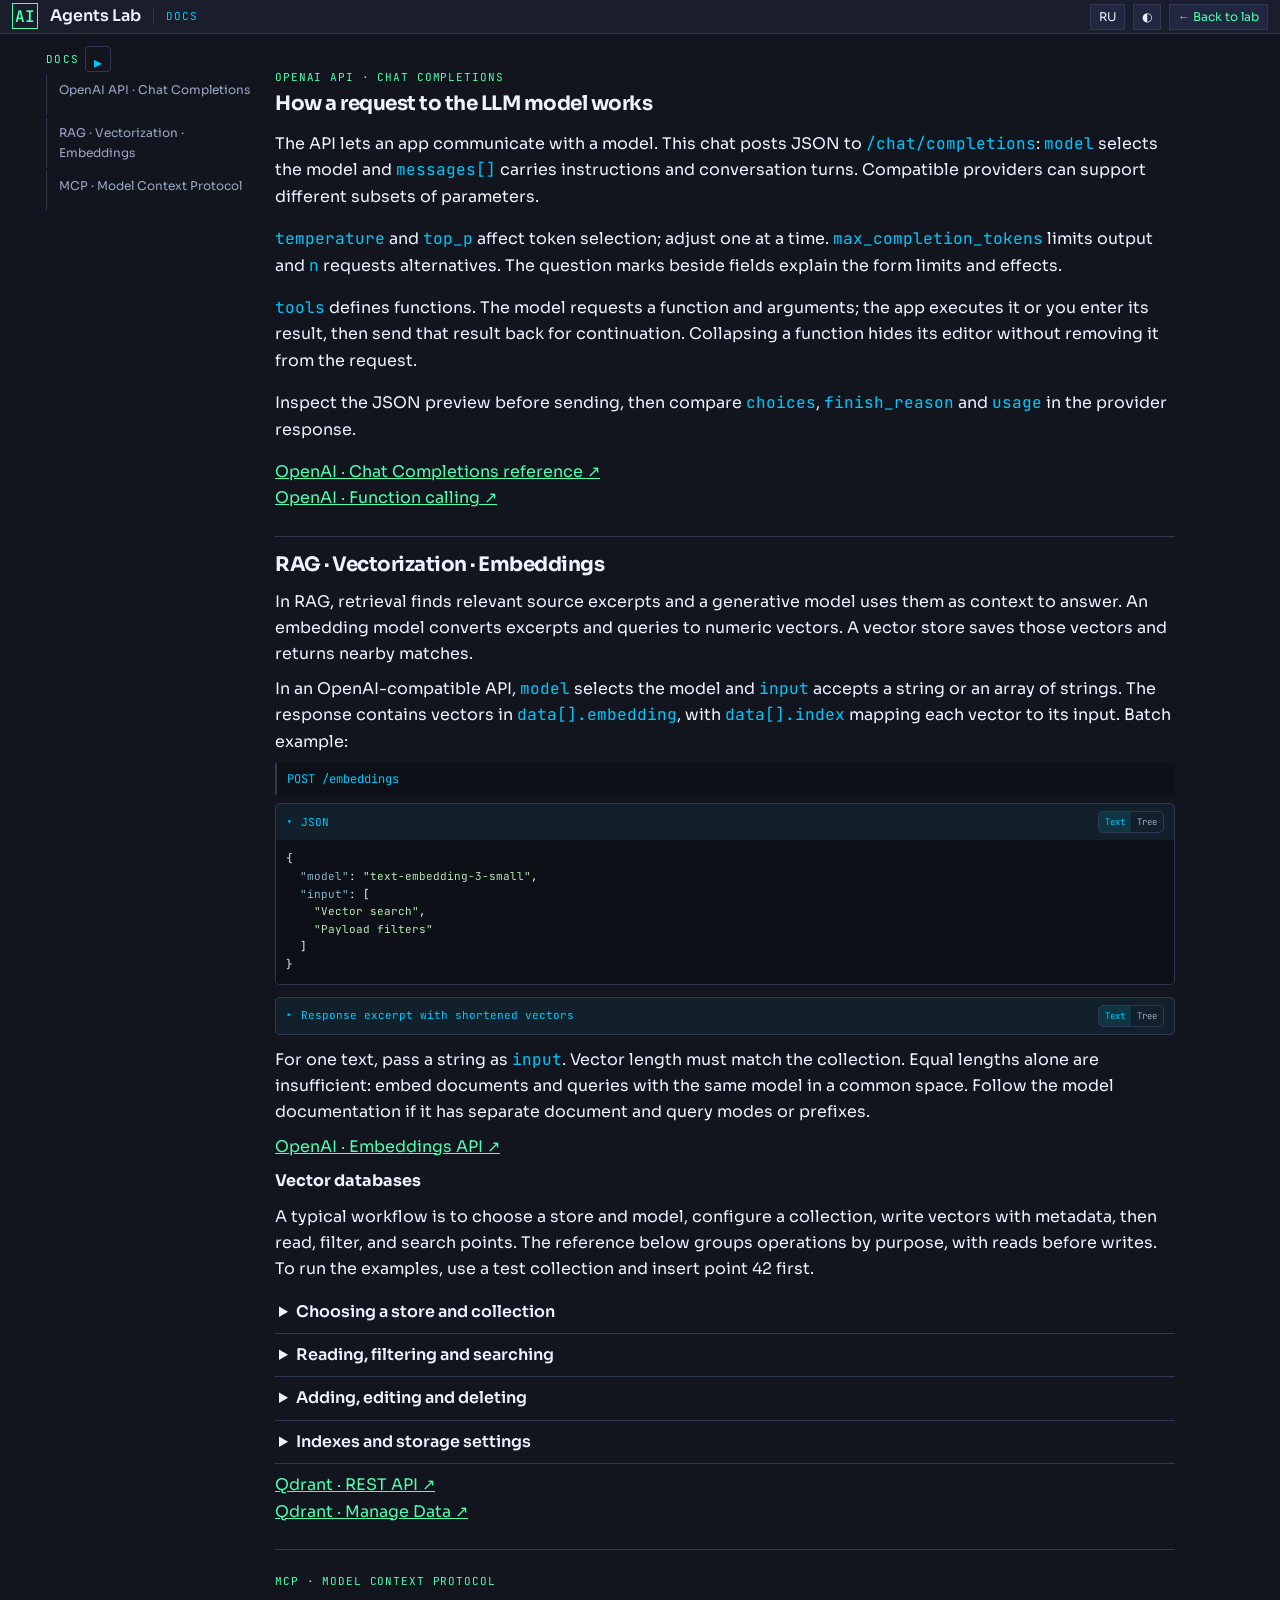
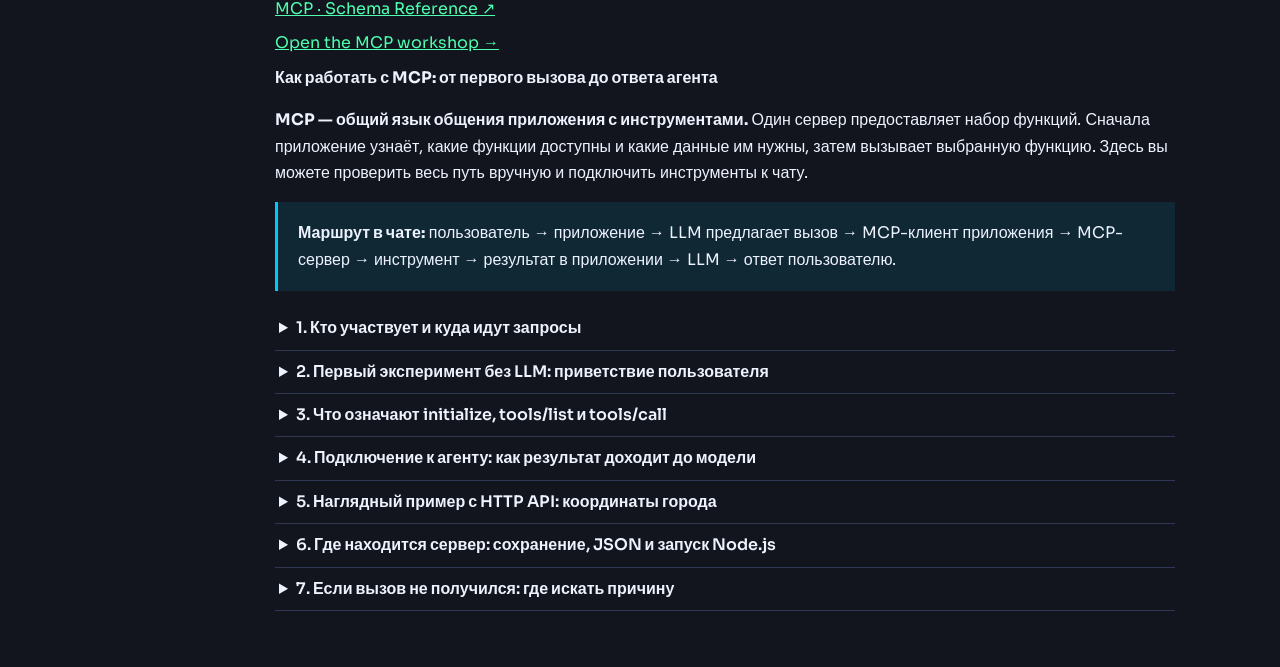
<file: ui/docs.html>
<!DOCTYPE html>
<html lang="ru" data-theme="dark">
<head>
<meta charset="UTF-8">
<meta name="viewport" content="width=device-width, initial-scale=1.0">
<title>Доки — AI Agents Lab</title>
<meta name="description" content="Доки AI Agents Lab: OpenAI API Chat Completions, векторизация текста и устройство MCP.">
<link rel="canonical" href="https://ai-agents-lab.gkorobkov.ru/docs.html">
<link rel="preconnect" href="https://fonts.googleapis.com">
<link href="https://fonts.googleapis.com/css2?family=JetBrains+Mono:wght@300;400;500;600&family=Sora:wght@300;400;600&display=swap" rel="stylesheet">
<link rel="stylesheet" href="documentation.css?v=1.6.5">
<link rel="stylesheet" href="json-viewer.css?v=1.6.5">
<link rel="stylesheet" href="scrollbars.css?v=1.6.5">
<script src="app-content.js?v=1.6.5"></script>
<script src="json-viewer.js?v=1.6.5" defer></script>
<script src="docs-page.js?v=1.6.5" defer></script>
</head>
<body>
<header><a class="brand" href="index.html"><span class="brand-mark">AI</span><span>Agents Lab</span><span class="page-label" data-ru="Доки" data-en="Docs">Доки</span></a><div class="controls"><button class="control" id="lang" type="button">EN</button><button class="control" id="theme" type="button" aria-label="Сменить тему">◐</button><a class="back" href="index.html" data-ru="← В лабу" data-en="← Back to lab">← В лабу</a></div></header>
<div class="layout">
<nav class="toc" aria-label="Содержание"><div class="toc-heading"><strong data-ru="Доки" data-en="Docs">Доки</strong><button id="toggle-all-sections" type="button" aria-label="Раскрыть все разделы" title="Раскрыть все разделы" aria-expanded="false">▸</button></div><a href="#openai-api">OpenAI API · Chat Completions</a><a href="#embeddings" data-ru="RAG · Векторизация · Embeddings" data-en="RAG · Vectorization · Embeddings">RAG · Векторизация · Embeddings</a><a href="#mcp">MCP · Model Context Protocol</a></nav>
<main>
<section class="section" id="openai-api">
  <p class="eyebrow">OpenAI API · Chat Completions</p>
  <h2><span class="api-doc-ru">Как устроен запрос к LLM модели</span><span class="api-doc-en">How a request to the LLM model works</span></h2>
  <div class="api-doc-ru">
    <p>API — интерфейс, через который приложение обращается к LLM модели. Этот чат отправляет JSON на <code>POST /chat/completions</code>: <code>model</code> выбирает LLM модель, а <code>messages[]</code> содержит инструкции и реплики. OpenAI-совместимый сервер использует похожий формат, но набор поддерживаемых параметров может отличаться.</p>
    <p><code>temperature</code> и <code>top_p</code> регулируют выбор следующего токена; меняйте один из них за раз. <code>max_completion_tokens</code> ограничивает ответ, <code>n</code> запрашивает варианты. Доступные значения и ограничения зависят от LLM модели; кнопки «?» у полей показывают справку и границы этой формы.</p>
    <p><code>tools</code> описывает функции. LLM Модель возвращает имя и аргументы; приложение выполняет действие или вы вводите результат вручную. Затем результат отправляется LLM модели для продолжения. Сворачивание карточки скрывает только редактор и не удаляет функцию из запроса.</p>
    <p>Перед отправкой проверьте предпросмотр JSON. После ответа сравните <code>choices</code>, <code>finish_reason</code> и <code>usage</code> в полном ответе провайдера.</p>
  </div>
  <div class="api-doc-en">
    <p>The API lets an app communicate with a model. This chat posts JSON to <code>/chat/completions</code>: <code>model</code> selects the model and <code>messages[]</code> carries instructions and conversation turns. Compatible providers can support different subsets of parameters.</p>
    <p><code>temperature</code> and <code>top_p</code> affect token selection; adjust one at a time. <code>max_completion_tokens</code> limits output and <code>n</code> requests alternatives. The question marks beside fields explain the form limits and effects.</p>
    <p><code>tools</code> defines functions. The model requests a function and arguments; the app executes it or you enter its result, then send that result back for continuation. Collapsing a function hides its editor without removing it from the request.</p>
    <p>Inspect the JSON preview before sending, then compare <code>choices</code>, <code>finish_reason</code> and <code>usage</code> in the provider response.</p>
  </div>
  <p><a href="https://developers.openai.com/api/reference/resources/chat/subresources/completions/methods/create" target="_blank" rel="noopener noreferrer" class="external-source">OpenAI · Chat Completions reference</a><br><a href="https://developers.openai.com/api/docs/guides/function-calling" target="_blank" rel="noopener noreferrer" class="external-source">OpenAI · Function calling</a></p>
</section>
<section class="section" id="embeddings">
  <h2 data-ru="RAG · Векторизация · Embeddings" data-en="RAG · Vectorization · Embeddings">RAG · Векторизация · Embeddings</h2>
  <p><span class="api-doc-ru">В RAG поиск подбирает фрагменты источников, а генеративная модель использует их как контекст для ответа. Модель эмбеддингов преобразует фрагменты и запросы в числовые векторы. Векторная БД хранит эти векторы и возвращает ближайшие совпадения.</span><span class="api-doc-en">In RAG, retrieval finds relevant source excerpts and a generative model uses them as context to answer. An embedding model converts excerpts and queries to numeric vectors. A vector store saves those vectors and returns nearby matches.</span></p>
  <p><span class="api-doc-ru">В OpenAI-совместимом API поле <code>model</code> выбирает модель, <code>input</code> принимает строку или массив строк. В ответе <code>data[].embedding</code> содержит вектор, а <code>data[].index</code> указывает позицию исходного текста. Пример пакетной векторизации:</span><span class="api-doc-en">In an OpenAI-compatible API, <code>model</code> selects the model and <code>input</code> accepts a string or an array of strings. The response contains vectors in <code>data[].embedding</code>, with <code>data[].index</code> mapping each vector to its input. Batch example:</span></p>
  <pre class="docs-http-example">POST /embeddings</pre><details open class="rag-json-panel debug-section docs-json-example"><summary><span>JSON</span></summary><pre data-doc-json>{"model":"text-embedding-3-small","input":["Vector search","Payload filters"]}</pre></details>
  <details class="rag-json-panel debug-section docs-json-example">
    <summary><span data-ru="Фрагмент ответа с сокращёнными векторами" data-en="Response excerpt with shortened vectors">Фрагмент ответа с сокращёнными векторами</span></summary>
    <pre data-doc-json>{"data":[{"index":0,"embedding":[0.012,-0.024]},{"index":1,"embedding":[0.019,0.031]}]}</pre>
  </details>
  <p><span class="api-doc-ru">Для одиночного текста передайте <code>input</code> строкой. Размерность векторов должна совпадать с настройкой коллекции. Совпадения размера недостаточно: документы и запросы кодируют одной моделью и в одном пространстве. Если модель предусматривает разные префиксы или режимы для документов и запросов, применяют их по её документации.</span><span class="api-doc-en">For one text, pass a string as <code>input</code>. Vector length must match the collection. Equal lengths alone are insufficient: embed documents and queries with the same model in a common space. Follow the model documentation if it has separate document and query modes or prefixes.</span></p>
  <p><a href="https://developers.openai.com/api/reference/resources/embeddings/methods/create" target="_blank" rel="noopener noreferrer" class="external-source">OpenAI · Embeddings API</a></p>
  <h3 data-ru="Векторные DB" data-en="Vector databases">Векторные DB</h3>
  <p><span class="api-doc-ru">Обычный порядок работы: выбрать хранилище и модель, настроить коллекцию, записать векторы с метаданными, затем читать, фильтровать и искать точки. Ниже операции сгруппированы по назначению, поэтому чтение показано перед записью. Для запуска примеров используйте тестовую коллекцию и сначала добавьте точку 42.</span><span class="api-doc-en">A typical workflow is to choose a store and model, configure a collection, write vectors with metadata, then read, filter, and search points. The reference below groups operations by purpose, with reads before writes. To run the examples, use a test collection and insert point 42 first.</span></p>
  <details>
    <summary data-ru="Выбор хранилища и коллекции" data-en="Choosing a store and collection">Выбор хранилища и коллекции</summary>
    <p><span class="api-doc-ru">Векторная БД хранит записи и ищет похожие векторы. Qdrant — один из вариантов. В Qdrant коллекция объединяет точки с общей конфигурацией векторов. У точки есть ID, один или несколько векторов и необязательный <code>payload</code> — текст фрагмента и метаданные, например источник, язык или дата.</span><span class="api-doc-en">A vector database stores records and finds similar vectors. Qdrant is one example. A collection groups points that share a vector configuration. A point has an ID, one or more vectors, and optional <code>payload</code> such as chunk text, source, language, or date.</span></p>
    <p><span class="api-doc-ru">Адрес Qdrant отделён от адреса API эмбеддингов. Пути ниже относительны к адресу Qdrant. Для JSON-тела передают <code>Content-Type: application/json</code>, а при настроенной аутентификации — заголовок <code>api-key</code>. Проверка готовности сервера и чтение коллекций — разные операции.</span><span class="api-doc-en">Qdrant and the embedding API have separate base URLs. Paths below are relative to the Qdrant base URL. Use <code>Content-Type: application/json</code> for JSON bodies and <code>api-key</code> when authentication is configured. Server readiness and collection access are separate checks.</span></p>
    <p><span class="api-doc-ru">Проверка готовности, список и детали коллекции. Список содержит имена в <code>result.collections</code>, а детали — конфигурацию и статистику, например <code>config.params.vectors</code>, <code>status</code> и <code>points_count</code>.</span><span class="api-doc-en">Check readiness, list collections, and inspect one collection. The list returns names in <code>result.collections</code>. Collection details include configuration and statistics such as <code>config.params.vectors</code>, <code>status</code>, and <code>points_count</code>.</span></p>
    <pre class="docs-http-example">GET /readyz
GET /collections
GET /collections/notes</pre>
    <p><span class="api-doc-ru">При создании задают <code>vectors.size</code> — длину плотного вектора, и <code>distance</code> — метрику сравнения. <code>Cosine</code> сравнивает направление, <code>Dot</code> использует скалярное произведение с учётом масштаба, <code>Euclid</code> измеряет евклидово расстояние. Пример использует учебные векторы из трёх чисел. Для реальной модели указывают фактическую длину её вектора.</span><span class="api-doc-en">Set <code>vectors.size</code> to the dense vector length and <code>distance</code> to the comparison metric. <code>Cosine</code> compares direction, <code>Dot</code> uses the dot product including magnitude, and <code>Euclid</code> measures Euclidean distance. The example uses three-number teaching vectors. Use the actual output length for a real model.</span></p>
    <pre class="docs-http-example">PUT /collections/notes</pre><details open class="rag-json-panel debug-section docs-json-example"><summary><span>JSON</span></summary><pre data-doc-json>{"vectors":{"size":3,"distance":"Cosine"}}</pre></details>
    <p><span class="api-doc-ru">Именованные векторы позволяют хранить несколько представлений одной точки, например отдельно для заголовка и текста. С конфигурацией ниже запись передаёт объект <code>vector</code> с ключом <code>text</code>, а поиск указывает <code>using: "text"</code>. Остальные примеры используют безымянный вектор.</span><span class="api-doc-en">Named vectors store multiple representations of one point, for example separate title and body vectors. With the following configuration, writes use a <code>vector</code> object keyed by <code>text</code> and search uses <code>using: "text"</code>. The remaining examples use an unnamed vector.</span></p>
    <pre class="docs-http-example">PUT /collections/notes_named</pre><details open class="rag-json-panel debug-section docs-json-example"><summary><span>JSON</span></summary><pre data-doc-json>{"vectors":{"text":{"size":3,"distance":"Cosine"}}}</pre></details>
  </details>
  <details>
    <summary data-ru="Чтение, фильтрация и поиск" data-en="Reading, filtering and searching">Чтение, фильтрация и поиск</summary>
    <p><span class="api-doc-ru">Чтение по ID возвращает известную точку. Постраничная выборка <code>scroll</code> служит для просмотра записей. Точный <code>count</code> считает точки, а при фильтрации — только совпадения. Один документ может занимать несколько точек, по одной на фрагмент.</span><span class="api-doc-en">A lookup by ID returns a known point. A <code>scroll</code> request browses records page by page. An exact <code>count</code> counts points, or matching points when filtered. A document can occupy multiple points, one per chunk.</span></p>
    <pre class="docs-http-example">GET /collections/notes/points/42</pre>
    <p><span class="api-doc-ru"><code>limit</code> задаёт размер страницы. Для следующей передают <code>result.next_page_offset</code> как <code>offset</code>; значение <code>null</code> означает конец. <code>with_payload</code> выбирает метаданные, <code>with_vector</code> включает или исключает векторы в ответе.</span><span class="api-doc-en"><code>limit</code> sets page size. Pass <code>result.next_page_offset</code> as <code>offset</code> for the next page; <code>null</code> marks the end. <code>with_payload</code> selects metadata fields, and <code>with_vector</code> controls whether vectors are returned.</span></p>
    <pre class="docs-http-example">POST /collections/notes/points/scroll</pre><details open class="rag-json-panel debug-section docs-json-example"><summary><span>JSON</span></summary><pre data-doc-json>{"limit":10,"with_payload":["text","language"],"with_vector":false}</pre></details>
    <p><span class="api-doc-ru">Подсчёт точек по метаданным. <code>filter.must</code> требует выполнения всех условий. Для чисел и дат можно задавать диапазоны, а для категорий — совпадения.</span><span class="api-doc-en">Count points matching metadata. <code>filter.must</code> requires every condition to match. Filters can also express numeric or date ranges and category matches.</span></p>
    <pre class="docs-http-example">POST /collections/notes/points/count</pre><details open class="rag-json-panel debug-section docs-json-example"><summary><span>JSON</span></summary><pre data-doc-json>{"exact":true,"filter":{"must":[{"key":"language","match":{"value":"ru"}}]}}</pre></details>
    <p><span class="api-doc-ru">Семантический поиск ранжирует точки по близости к вектору запроса. <code>limit</code> здесь задаёт число лучших совпадений (top K), <code>score_threshold</code> может отсечь слабые результаты; смысл балла зависит от метрики. Фильтр ограничивает кандидатов. В ответе <code>result.points</code> содержит совпадения с <code>score</code> и запрошенным <code>payload</code>.</span><span class="api-doc-en">Semantic search ranks points by similarity to a query vector. Here <code>limit</code> sets the number of top matches (top K), <code>score_threshold</code> can exclude weak matches, and score interpretation depends on the metric. A filter restricts candidates. The response contains matches in <code>result.points</code> with <code>score</code> and the requested <code>payload</code>.</span></p>
    <pre class="docs-http-example">POST /collections/notes/points/query</pre><details open class="rag-json-panel debug-section docs-json-example"><summary><span>JSON</span></summary><pre data-doc-json>{"query":[0.2,0.7,0.1],"limit":3,"filter":{"must":[{"key":"language","match":{"value":"ru"}}]},"with_payload":true}</pre></details>
  </details>
  <details>
    <summary data-ru="Добавление, редактирование и удаление" data-en="Adding, editing and deleting">Добавление, редактирование и удаление</summary>
    <p><span class="api-doc-ru">Upsert добавляет точку или заменяет запись с тем же ID. ID может быть целым неотрицательным числом или UUID. <code>wait=true</code> запрашивает ответ после применения изменения. Для чтения, поиска и редактирования точки 42 сначала запишите её этим запросом.</span><span class="api-doc-en">An upsert inserts a point or replaces the record with the same ID. The ID can be a non-negative integer or a UUID. <code>wait=true</code> requests a reply after the change is applied. Insert point 42 with this request before reading, searching, or editing it.</span></p>
    <pre class="docs-http-example">PUT /collections/notes/points?wait=true</pre><details open class="rag-json-panel debug-section docs-json-example"><summary><span>JSON</span></summary><pre data-doc-json>{"points":[{"id":42,"vector":[0.1,0.8,0.2],"payload":{"text":"Vector search","language":"ru","source":"notes.md"}}]}</pre></details>
    <p><span class="api-doc-ru">Обновление отдельных полей <code>payload</code> сохраняет вектор и остальные метаданные. Если изменился сам текст, по которому построен вектор, сначала получите новый эмбеддинг и обновите запись целиком, чтобы текст и вектор соответствовали друг другу.</span><span class="api-doc-en">Updating individual <code>payload</code> fields keeps the vector and other metadata. If the embedded text changes, embed the new text and update the whole record so the vector still represents it.</span></p>
    <pre class="docs-http-example">POST /collections/notes/points/payload?wait=true</pre><details open class="rag-json-panel debug-section docs-json-example"><summary><span>JSON</span></summary><pre data-doc-json>{"points":[42],"payload":{"source":"guide.md"}}</pre></details>
    <p><span class="api-doc-ru">Удаление точки по точному ID. Удаление коллекции — отдельная операция: она удаляет всю коллекцию вместе с её точками.</span><span class="api-doc-en">Delete a point by exact ID. Deleting the collection is a separate operation that removes the collection and all its points.</span></p>
    <pre class="docs-http-example">POST /collections/notes/points/delete?wait=true</pre><details open class="rag-json-panel debug-section docs-json-example"><summary><span>JSON</span></summary><pre data-doc-json>{"points":[42]}</pre></details>
    <p><span class="api-doc-ru">Пример удаления всей учебной коллекции.</span><span class="api-doc-en">Delete the entire sample collection.</span></p>
    <pre class="docs-http-example">DELETE /collections/notes</pre>
  </details>
  <details>
    <summary data-ru="Индексы и настройки хранения" data-en="Indexes and storage settings">Индексы и настройки хранения</summary>
    <p><span class="api-doc-ru">Индекс <code>payload</code> ускоряет повторяющиеся фильтры. Для точного совпадения по строковому полю подходит <code>keyword</code>. Векторный индекс HNSW, в отличие от индекса метаданных, ускоряет поиск ближайших векторов. Настройки оптимизатора управляют построением индексов и реорганизацией сегментов.</span><span class="api-doc-en">A <code>payload</code> index speeds up recurring filters. Use <code>keyword</code> for exact matching on a string field. HNSW indexes vectors for nearest-neighbor search. Optimizer settings govern index construction and segment reorganization.</span></p>
    <pre class="docs-http-example">PUT /collections/notes/index?wait=true</pre><details open class="rag-json-panel debug-section docs-json-example"><summary><span>JSON</span></summary><pre data-doc-json>{"field_name":"language","field_schema":"keyword"}</pre></details>
    <p><span class="api-doc-ru">Параметры коллекции можно менять отдельно от точек. Например, <code>optimizers_config.indexing_threshold</code> задаёт порог объёма векторных данных для индексации сегмента в килобайтах. При переходе на другой формат векторов обычно создают новую коллекцию и переиндексируют документы.</span><span class="api-doc-en">Collection settings can change independently of points. For example, <code>optimizers_config.indexing_threshold</code> sets the segment vector data threshold for indexing in kilobytes. Switching vector formats typically calls for a new collection and reindexing the documents.</span></p>
    <pre class="docs-http-example">PATCH /collections/notes</pre><details open class="rag-json-panel debug-section docs-json-example"><summary><span>JSON</span></summary><pre data-doc-json>{"optimizers_config":{"indexing_threshold":10000}}</pre></details>
    <p><span class="api-doc-ru">Алиас даёт коллекции стабильное имя. При переиндексации его можно перенаправить на новую коллекцию, объединив удаление старого и создание нового алиаса в одном атомарном запросе. Снимки служат для резервного копирования и восстановления коллекций.</span><span class="api-doc-en">An alias gives a collection a stable name. During reindexing, delete the old alias and create its replacement in one atomic request. Snapshots support backup and recovery.</span></p>
    <pre class="docs-http-example">GET /aliases
GET /collections/notes/snapshots</pre>
    <p><span class="api-doc-ru">Пример создания алиаса.</span><span class="api-doc-en">Create a collection alias.</span></p>
    <pre class="docs-http-example">POST /collections/aliases</pre><details open class="rag-json-panel debug-section docs-json-example"><summary><span>JSON</span></summary><pre data-doc-json>{"actions":[{"create_alias":{"collection_name":"notes","alias_name":"notes_live"}}]}</pre></details>
  </details>
  <p><a href="https://api.qdrant.tech/api-reference" target="_blank" rel="noopener noreferrer" class="external-source">Qdrant · REST API</a><br><a href="https://qdrant.tech/documentation/manage-data/" target="_blank" rel="noopener noreferrer" class="external-source">Qdrant · Manage Data</a></p>
</section>
<section class="section" id="mcp">
<p class="eyebrow">MCP · Model Context Protocol</p>
<p><a href="https://modelcontextprotocol.io/specification/latest/schema" target="_blank" rel="noopener noreferrer">MCP · Schema Reference</a></p>
<p><a href="mcp.html" data-ru="Открыть учебный стенд MCP →" data-en="Open the MCP workshop →">Открыть учебный стенд MCP →</a></p>
<div class="mcp-guide">
          <h3>Как работать с MCP: от первого вызова до ответа агента</h3>
          <p><strong>MCP — общий язык общения приложения с инструментами.</strong> Один сервер предоставляет набор функций. Сначала приложение узнаёт, какие функции доступны и какие данные им нужны, затем вызывает выбранную функцию. Здесь вы можете проверить весь путь вручную и подключить инструменты к чату.</p>
          <p class="note"><strong>Маршрут в чате:</strong> пользователь → приложение → LLM предлагает вызов → MCP-клиент приложения → MCP-сервер → инструмент → результат в приложении → LLM → ответ пользователю.</p>
          <details>
            <summary>1. Кто участвует и куда идут запросы</summary>
            <ul>
              <li><strong>Пользователь</strong> пишет задачу в чате или вручную выбирает инструмент и вводит аргументы в библиотеке.</li>
              <li><strong>Приложение AI Agents Lab</strong> отправляет запросы модели, показывает вызовы и результаты. Его <strong>MCP-клиент</strong> — часть кода, которая общается с MCP-сервером.</li>
              <li><strong>LLM модель</strong> получает имя, описание и схему аргументов функции. Она может предложить вызов: имя функции и значения аргументов. Само действие выполняет приложение через MCP-клиент.</li>
              <li><strong>MCP-сервер</strong> сообщает список инструментов и принимает команды на их выполнение. Обработчик функции возвращает подготовленный ответ или обращается к внешнему API.</li>
              <li><strong>Внешний API</strong>, если нужен инструменту, получает обычный HTTP-запрос — например, название города для поиска координат. Ответ возвращается обработчику, затем MCP-клиенту.</li>
            </ul>
            <p>Здесь есть два отдельных обмена: <strong>приложение ↔ API модели</strong> и <strong>MCP-клиент ↔ MCP-сервер</strong>. В этой лаборатории модель напрямую к адресу MCP не подключается. При ручной проверке в библиотеке LLM не участвует.</p>
          </details>
          <details>
            <summary>2. Первый эксперимент без LLM: приветствие пользователя</summary>
            <ol>
              <li>В списке слева выберите <strong>«Учебный помощник»</strong>. В нём есть функция <code>greet_student</code>.</li>
              <li>В разделе 03 нажмите <strong>«Получить инструменты»</strong>. Клиент знакомится с сервером и получает список функций. В поле «Инструмент» появится <code>greet_student</code>. Приветствие на этом шаге ещё не выполняется.</li>
              <li>Выберите функцию. В «Аргументы · JSON» введите <code>{"name":"Анна"}</code>. Это конкретное значение. Схема лишь описывает правило: поле <code>name</code> обязательно и должно быть строкой.</li>
              <li>Нажмите <strong>«Вызвать инструмент»</strong>. Клиент отправит <code>tools/call</code> с именем функции и аргументами. Обработчик подставит «Анна» вместо <code>{{name}}</code> в шаблоне.</li>
              <li>В «Результат tools/call» найдите приветствие и следующий шаг. В карточках обмена раскройте запрос и ответ. Все сообщения также доступны в <strong>«Полный журнал сообщений · JSON»</strong>.</li>
              <li>Замените имя на «Иван» и повторите вызов. Приветствие изменится. Попробуйте <code>{}</code>: обязательное имя отсутствует, поэтому ожидается ошибка проверки аргументов.</li>
            </ol>
            <p><strong>Путь:</strong> кнопка в браузере → MCP-клиент → учебный обработчик в том же браузере → результат на странице. Для этого шаблона не нужны сеть или модель.</p>
            <pre aria-label="Пример приветствия">Аргументы:
{"name":"Анна"}

Данные ответа внутри MCP-результата:
{
  "message": "Привет, Анна!",
  "next_step": "Откройте Лабы и начните первый эксперимент."
}</pre>
            <p class="hint">Полный MCP-ответ содержит оболочку протокола. Сравните эти данные с результатом и журналом на странице.</p>
          </details>
          <details>
            <summary>3. Что означают initialize, tools/list и tools/call</summary>
            <p>В журнале видны сообщения JSON-RPC: у запроса есть метод, параметры и идентификатор <code>id</code>. Ответ с тем же id относится к этому запросу. У уведомления ответа нет. В лаборатории реализована такая последовательность:</p>
            <ol>
              <li><code>initialize</code> — клиент и сервер обмениваются сведениями о себе, возможностях и согласуют поддерживаемую версию протокола.</li>
              <li><code>notifications/initialized</code> — клиент уведомляет сервер, что готов к работе.</li>
              <li><code>tools/list</code> — клиент запрашивает каталог. Сервер возвращает имена, описания и <code>inputSchema</code> — правила для входных данных. Получение каталога не запускает функции.</li>
              <li><code>tools/call</code> — клиент просит выполнить одну функцию с конкретными аргументами. Сервер возвращает результат или ошибку.</li>
            </ol>
            <pre aria-label="Пример запроса tools/call">{
  "jsonrpc": "2.0",
  "id": 4,
  "method": "tools/call",
  "params": {
    "name": "greet_student",
    "arguments": {"name": "Анна"}
  }
}</pre>
            <p class="hint">Число id — пример. Реальные сообщения смотрите в журнале обмена после проверки и вызова.</p>
          </details>
          <details>
            <summary>4. Подключение к агенту: как результат доходит до модели</summary>
            <ol>
              <li>Откройте библиотеку <strong>внутри AI Agents Lab</strong> через пункт MCP. Проверьте пример и нажмите <strong>«Подключить к агенту →»</strong>. Приложение сохранит копию определения, добавит функции в настройки OpenAI API и включит Tools.</li>
              <li>Настройте доступного провайдера и модель с поддержкой tools. Проверьте, что в Tools появилась функция MCP. Её имя будет начинаться с <code>mcp_</code>: приложение различает функции разных серверов.</li>
              <li>В чате напишите: <strong>«Вызови инструмент приветствия пользователя для Анны и передай мне результат»</strong>. Приложение отправит модели задачу и определения подключённых функций.</li>
              <li>Если модель выберет инструмент, она вернёт <code>tool_calls</code>: имя функции и аргументы, например <code>{"name":"Анна"}</code>. Это предложение выполнить действие; результата инструмента ещё нет. Наличие Tools само по себе не гарантирует вызов.</li>
              <li>В карточке вызова проверьте аргументы и нажмите <strong>«Выполнить MCP-вызов»</strong>. Приложение найдёт подключённый сервер и отправит ему <code>tools/call</code> с исходным именем <code>greet_student</code>.</li>
              <li>Сервер выполнит функцию. MCP-клиент получит ответ и заполнит поле результата в чате. Теперь данные есть у приложения, но ещё не отправлены модели.</li>
              <li>Нажмите <strong>«Продолжить с tool results»</strong>. Приложение отправит данные в API модели сообщением роли <code>tool</code>, связанным с нужным вызовом. Если вызовов несколько, сначала заполните результат каждого.</li>
              <li>Модель прочитает результат и ответит пользователю либо запросит следующий инструмент. Для следующего вызова последовательность повторяется.</li>
            </ol>
            <p class="note"><strong>Два действия:</strong> «Выполнить MCP-вызов» получает данные от инструмента; «Продолжить с tool results» передаёт их модели для продолжения ответа.</p>
            <p class="hint">Агент получает отдельную копию MCP. После изменения библиотеки удалите старую копию из настроек агента и подключите обновлённую.</p>
          </details>
          <details>
            <summary>5. Наглядный пример с HTTP API: координаты города</summary>
            <ol>
              <li>Нажмите <strong>«+ Собрать свой MCP»</strong>. В разделе 02 выберите <strong>Open-Meteo · Geocoding</strong> из библиотеки Tools и нажмите «Добавить HTTP-инструмент».</li>
              <li>Нажмите «Получить инструменты», выберите добавленную функцию и передайте <code>{"name":"Москва"}</code>. Нажмите «Вызвать инструмент».</li>
              <li>Обработчик подставит город в параметры HTTP-запроса к API геокодирования. В результате ищите найденные города, широту и долготу. Если совпадений несколько, сравните страну и другие данные.</li>
              <li>Подключите MCP к агенту и попросите: <strong>«Найди координаты Москвы с помощью инструмента геокодирования»</strong>. Выполните предложенный MCP-вызов и передайте результат модели кнопкой продолжения.</li>
            </ol>
            <p><strong>В учебном стенде:</strong> браузер → локальный MCP-обработчик → HTTP API Open-Meteo → обработчик → браузер. Обмен MCP локальный, но запрос к API настоящий. API должен разрешать запросы из браузера (CORS).</p>
            <p><strong>На отдельном сервере:</strong> браузер → адрес MCP-сервера → обработчик на сервере → HTTP API → MCP-сервер → браузер. Внешний API вызывает сервер. Браузеру требуется разрешение CORS от MCP-сервера.</p>
            <p class="hint">Настройки HTTP-инструмента копируются из Tools при добавлении. Чтобы изменить URL или параметры, отредактируйте инструмент в Tools и добавьте обновлённую копию в MCP.</p>
          </details>
          <details>
            <summary>6. Где находится сервер: сохранение, JSON и запуск Node.js</summary>
            <ul>
              <li><strong>Учебный стенд</strong> выполняет обмен MCP и обработчики в браузере. Для шаблонного приветствия не нужны Node.js или URL.</li>
              <li><strong>«Сохранить копию»</strong> сохраняет определение в библиотеке этого браузера. <strong>«Скачать JSON»</strong> переносит настройки для импорта. Эти действия не запускают и не публикуют сервер.</li>
              <li><strong>«Скачать server.mjs»</strong> в разделе 04 создаёт программу из конструктора. Выполните приведённые там команды в папке с файлом. Пока процесс Node.js запущен, он принимает запросы по адресу <code>http://127.0.0.1:3100/mcp</code>. Адрес 127.0.0.1 означает компьютер, на котором работает браузер.</li>
              <li>Нажмите <strong>«Подключить сервер»</strong>, введите этот адрес и нажмите «Получить инструменты». Сообщения пойдут по HTTP к отдельному процессу. Совместимый внешний MCP-сервер подключается по его адресу.</li>
              <li>Если MCP-сервер защищён, укажите выданный владельцем Bearer token. Это доступ к MCP-серверу; ключ внешнего API относится к HTTP-инструменту и настраивается отдельно.</li>
            </ul>
            <p class="hint">Библиотека поддерживает инструменты через учебный стенд и Streamable HTTP. Другие возможности MCP, например resources и prompts, здесь не реализованы. Подробнее: <a href="https://modelcontextprotocol.io/specification/latest" target="_blank" rel="noopener noreferrer">официальная спецификация MCP</a>.</p>
          </details>
          <details>
            <summary>7. Если вызов не получился: где искать причину</summary>
            <ul>
              <li><strong>Нет списка функций:</strong> нажмите «Получить инструменты». После изменения настроек получите список заново.</li>
              <li><strong>Ошибка JSON или аргументов:</strong> используйте двойные кавычки, проверьте имена полей, типы и обязательные значения по схеме функции.</li>
              <li><strong>Нет подключения:</strong> проверьте URL, запущен ли сервер, нужен ли токен и разрешён ли CORS. Для локального сервера браузер может запросить доступ к локальной сети.</li>
              <li><strong>Ошибка в результате инструмента:</strong> соединение могло сработать, но обработчик или внешний API не выполнили задачу. Прочитайте результат и журнал обмена; исправьте причину перед повторным вызовом.</li>
              <li><strong>Модель отвечает без инструмента:</strong> проверьте его подключение в Tools, поддержку tools у модели и формулировку задачи. Сначала убедитесь, что ручной вызов в библиотеке работает.</li>
              <li><strong>Результат есть, ответа модели нет:</strong> проверьте, нажали ли «Продолжить с tool results» и заполнены ли результаты всех вызовов.</li>
            </ul>
          </details>
        </div>
</section>
</main></div>
</body></html>
</file>
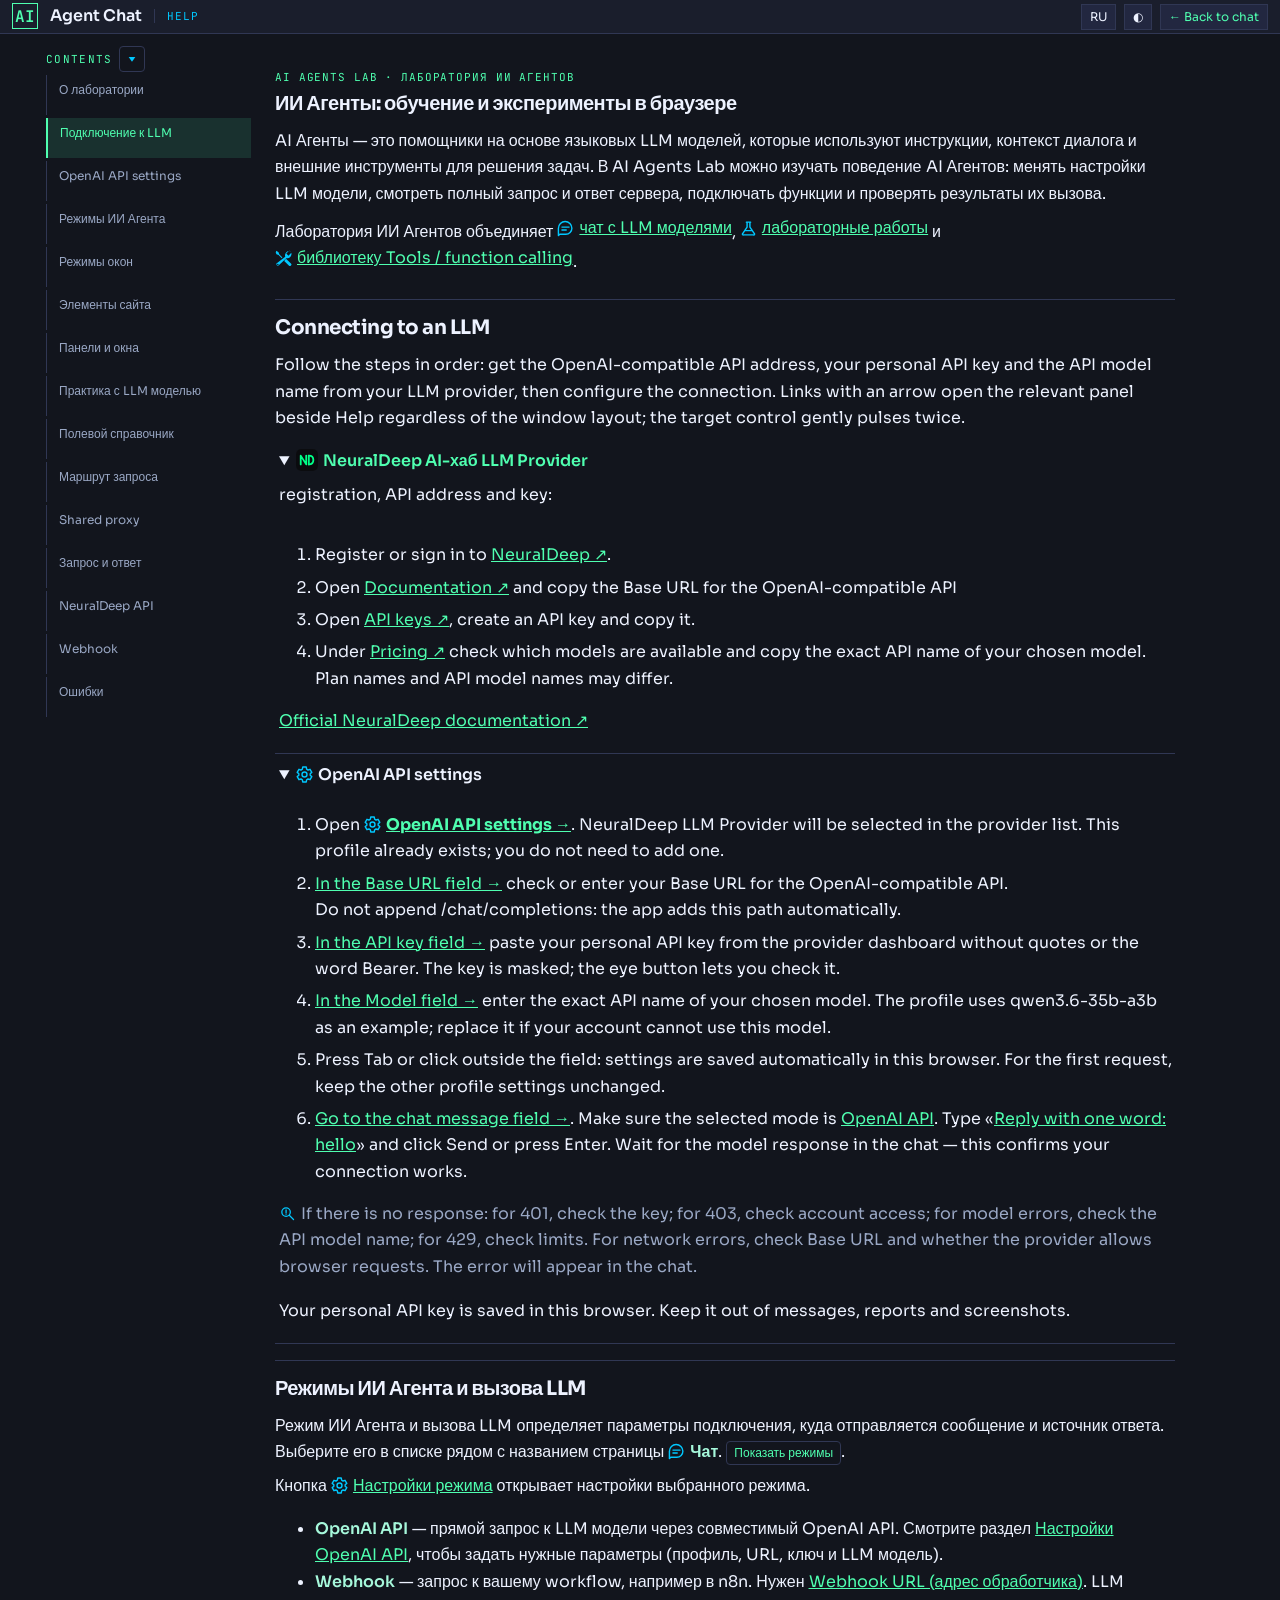
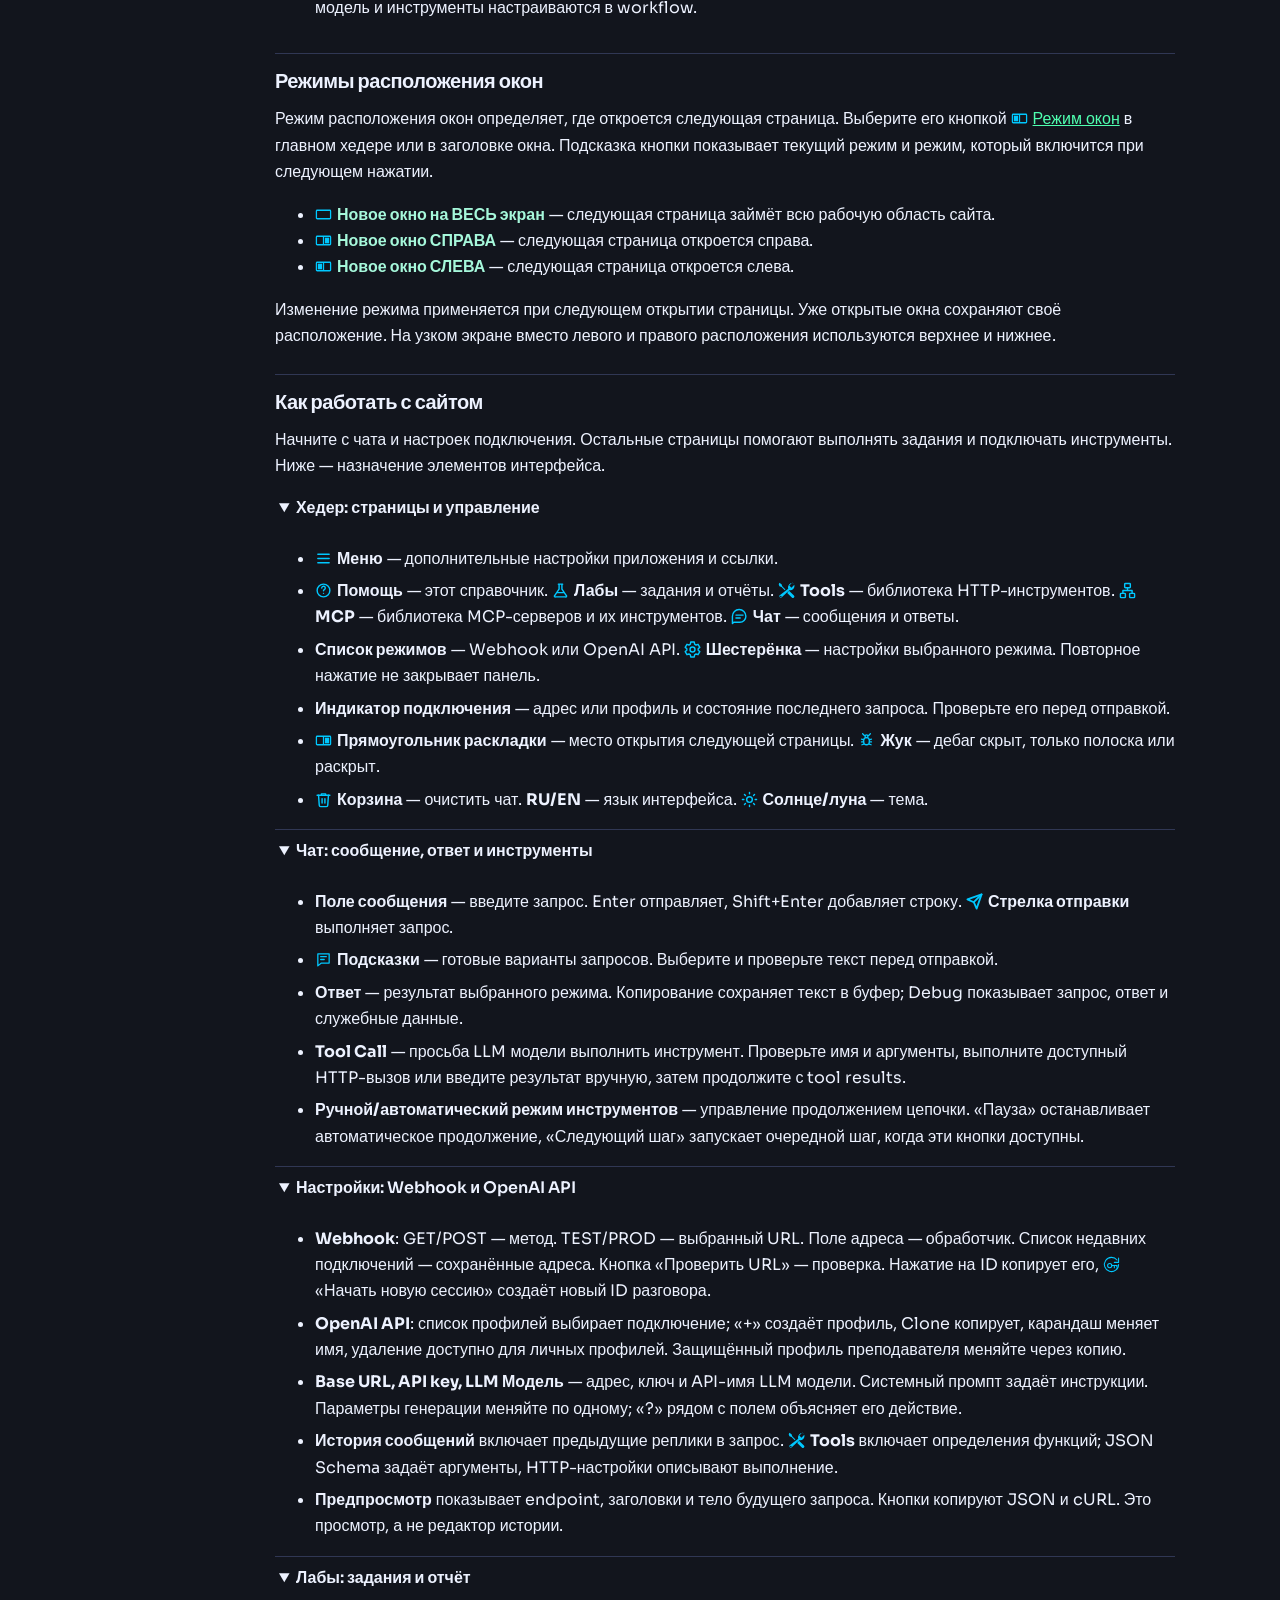
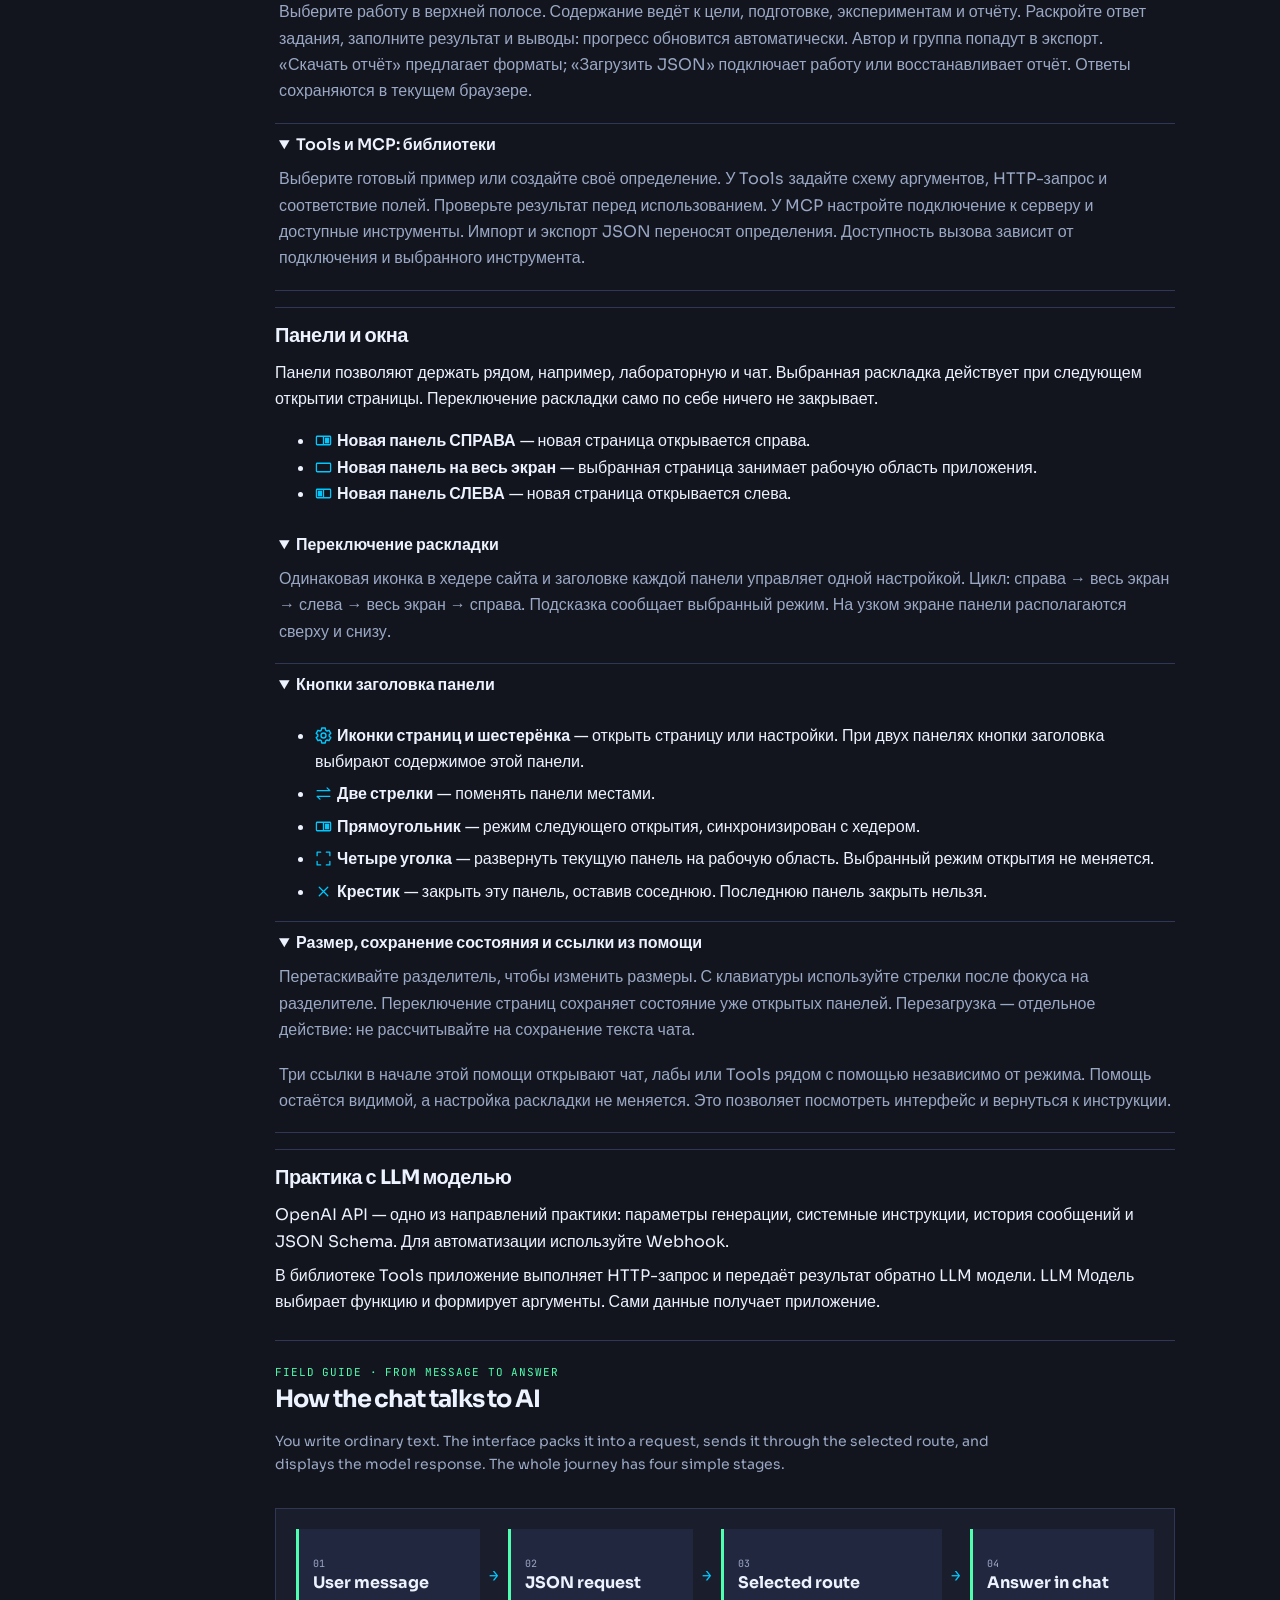
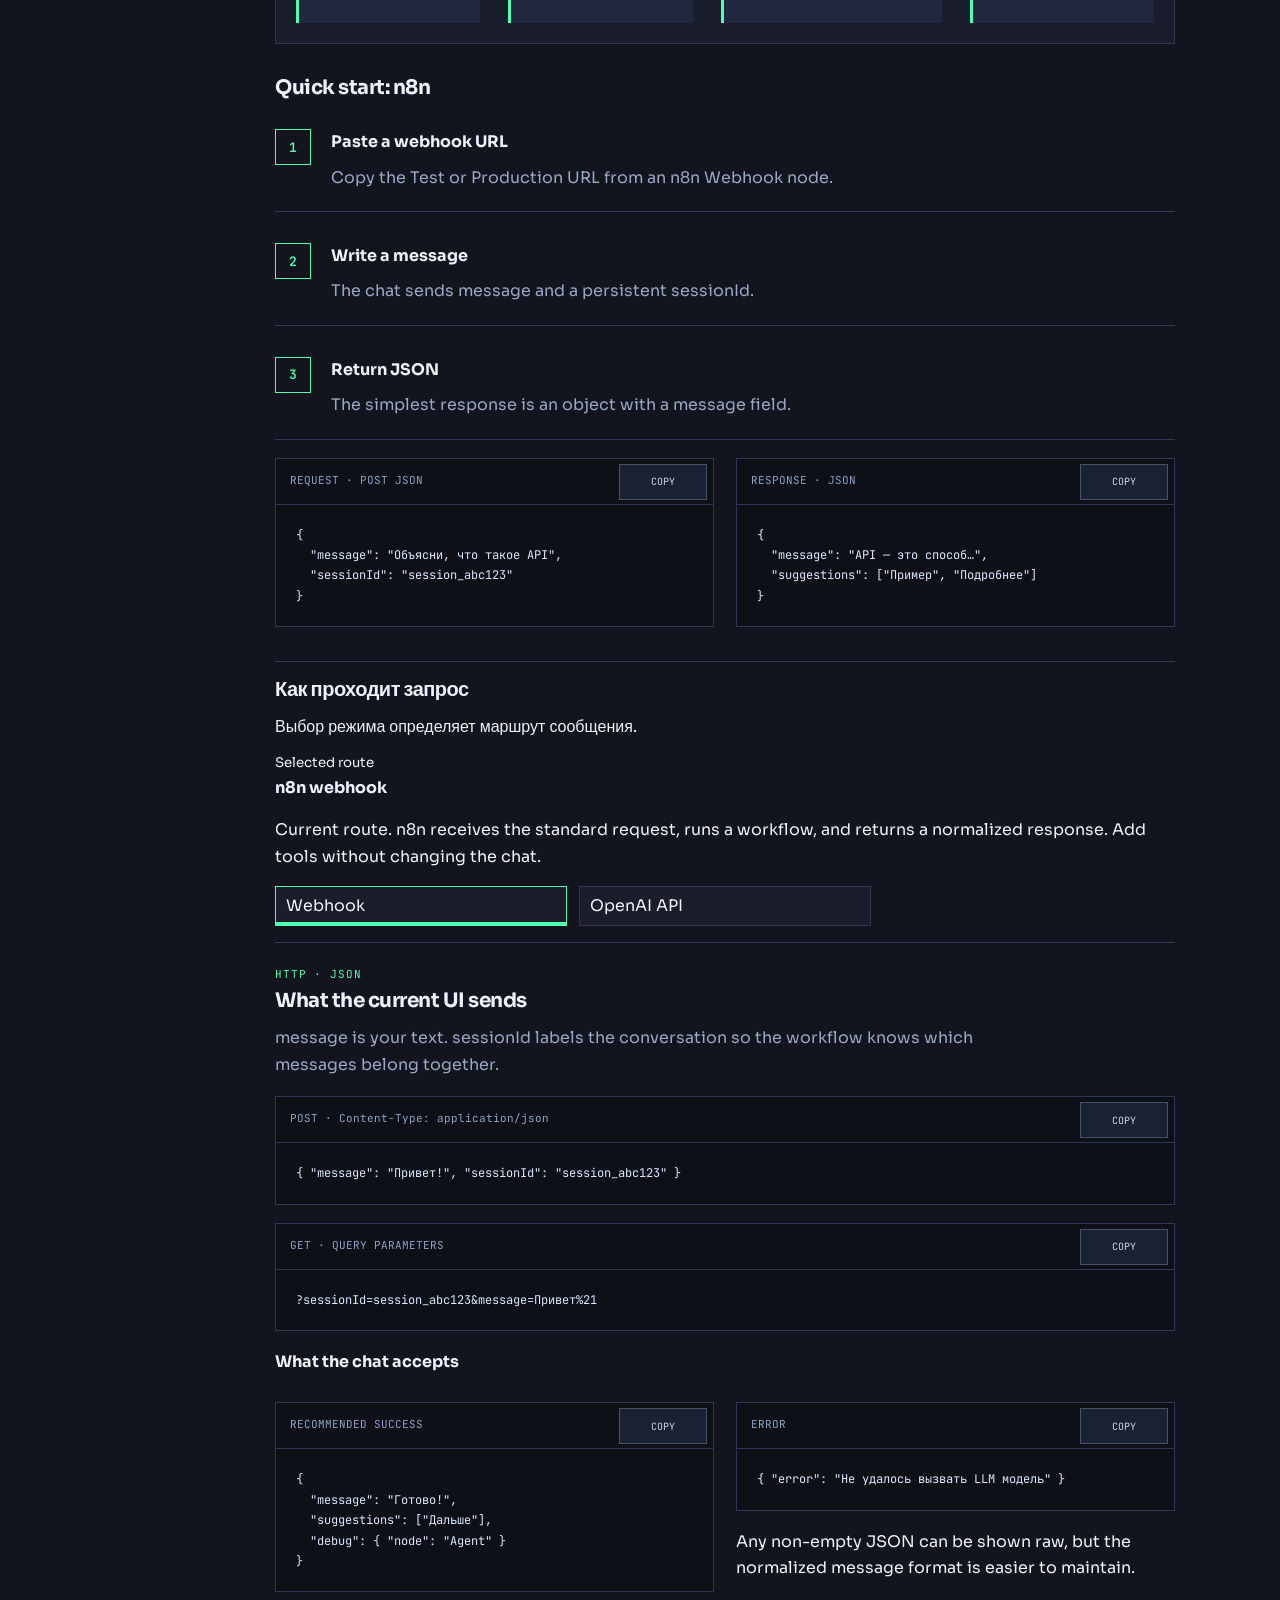
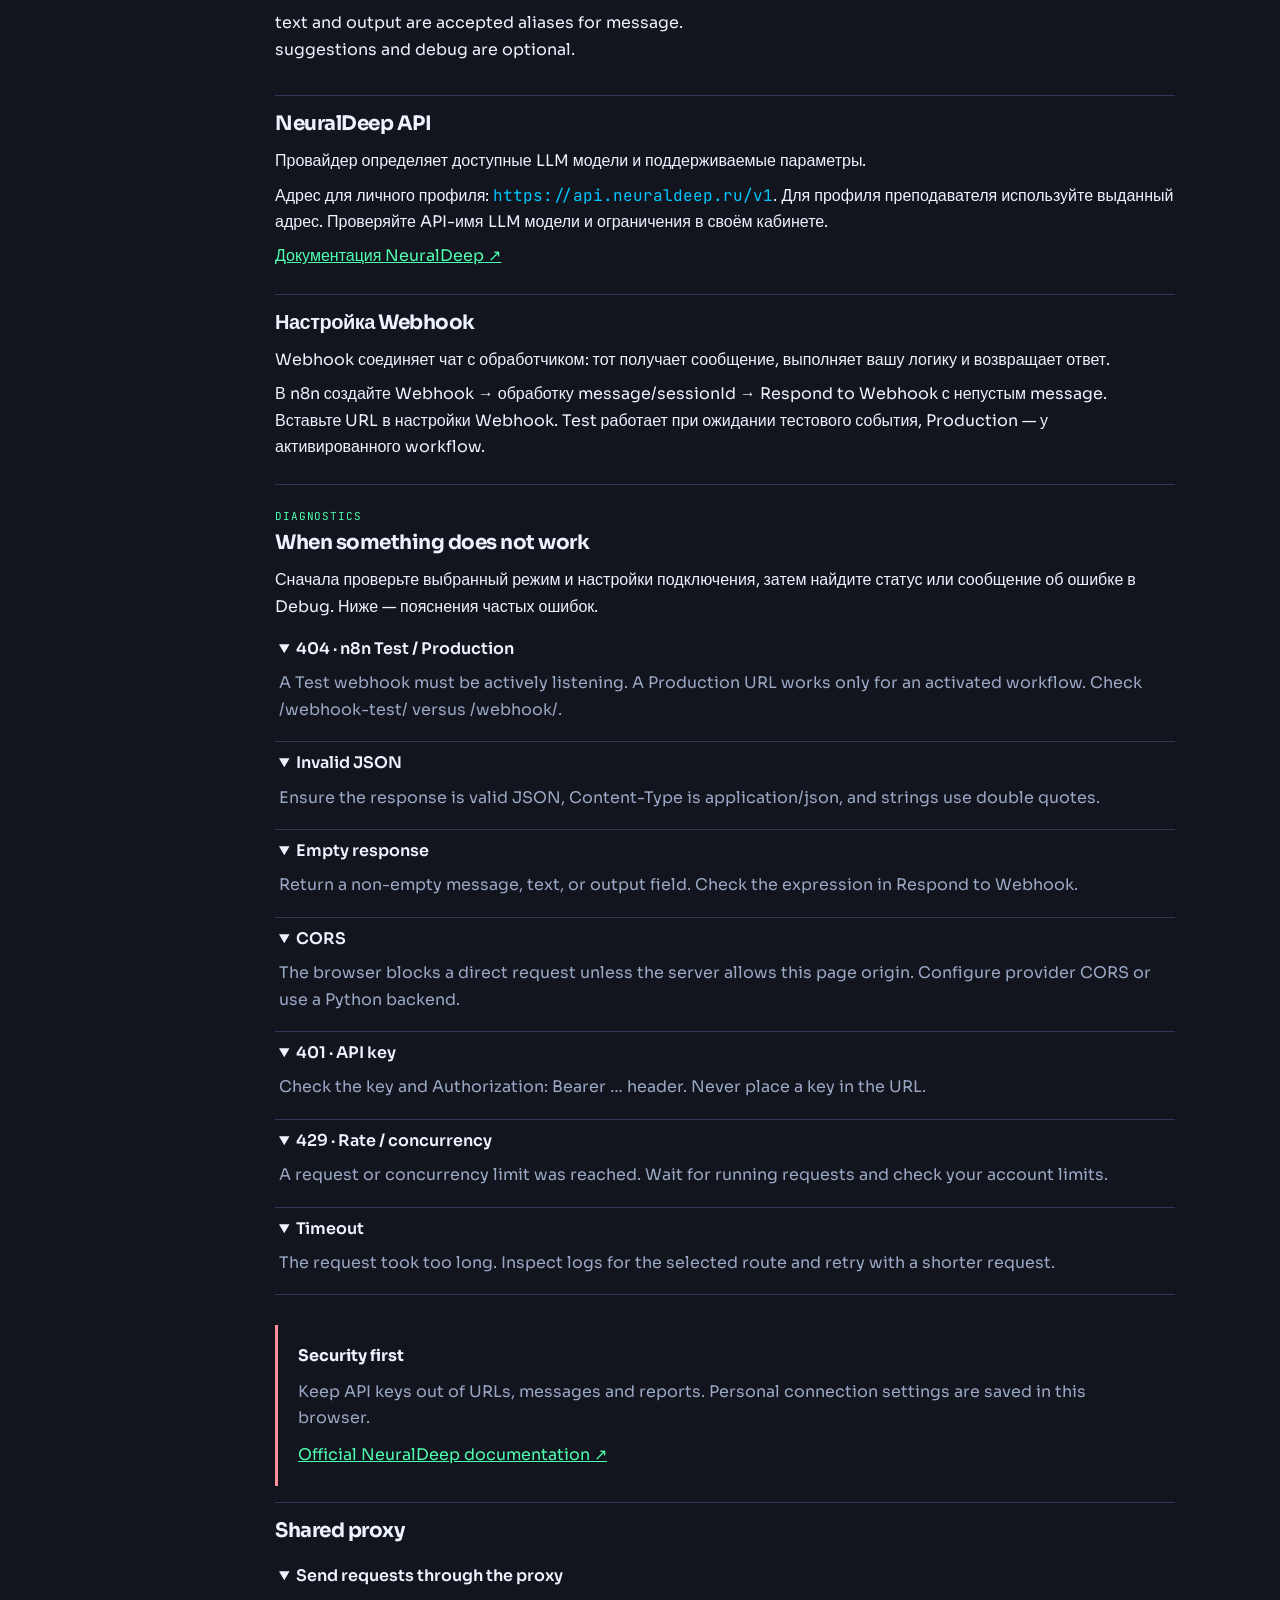
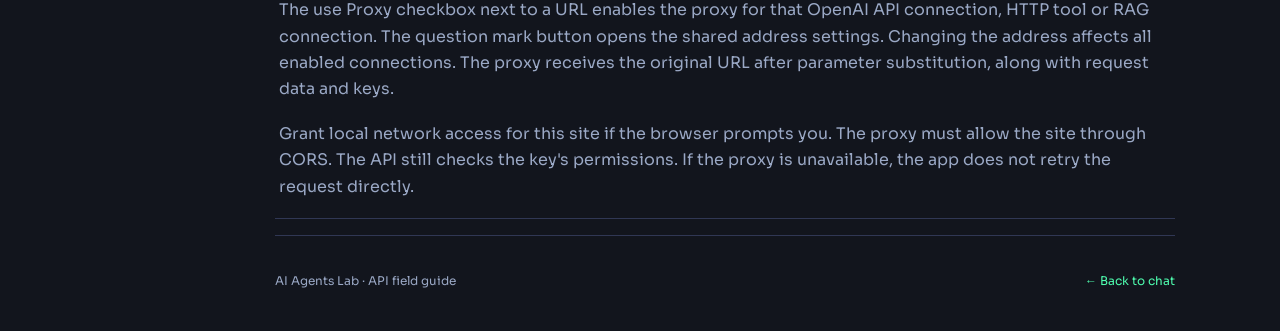
<file: ui/documentation.html>
<!DOCTYPE html>
<html lang="ru" data-theme="dark">
<head>
<meta charset="UTF-8">
<meta name="viewport" content="width=device-width, initial-scale=1.0">
<title>Помощь — AI Agents Lab</title>
<meta name="description" content="Как устроены ИИ Агенты в AI Agents Lab: чат с LLM моделями, OpenAI API, n8n webhook, история диалога и подключение HTTP-инструментов.">
<link rel="canonical" href="https://ai-agents-lab.gkorobkov.ru/documentation.html">
<link rel="preconnect" href="https://fonts.googleapis.com">
<link href="https://fonts.googleapis.com/css2?family=JetBrains+Mono:wght@300;400;500;600&family=Sora:wght@300;400;600&display=swap" rel="stylesheet">
<link rel="stylesheet" href="documentation.css?v=1.6.5">
<script src="app-content.js?v=1.6.5"></script>
  <link rel="stylesheet" href="scrollbars.css?v=1.6.5">
</head>
<body>
<header><a class="brand" href="index.html"><span class="brand-mark">AI</span><span>Agent Chat</span><span class="page-label" data-t="pageLabel">Помощь</span></a><div class="controls"><button class="control" id="lang" type="button">EN</button><button class="control" id="theme" type="button" aria-label="Сменить тему">◐</button><a class="back" href="index.html" data-t="back">← В чат</a></div></header>
<div class="layout"><nav class="toc" aria-label="Содержание"><div class="toc-heading"><strong data-t="toc">Содержание</strong><button id="toggle-all-sections" type="button" aria-label="Свернуть все разделы" title="Свернуть все разделы" aria-expanded="true"><svg viewBox="0 0 24 24" fill="currentColor" aria-hidden="true"><path d="m7 9 5 7 5-7Z"/></svg></button></div><a href="#about-lab">О лаборатории</a><a href="#connect-neuraldeep">Подключение к LLM</a><a href="#openai-settings-guide" data-t="connectSettingsHeading">Настройки OpenAI API</a><a href="#work-modes">Режимы ИИ Агента</a><a href="#window-modes">Режимы окон</a><a href="#site-controls">Элементы сайта</a><a href="#panels">Панели и окна</a><a href="#api-context">Практика с LLM моделью</a><a href="#start">Полевой справочник</a><a href="#routes">Маршрут запроса</a><a href="#shared-proxy" data-t="sharedProxyTitle">Общий прокси</a><a href="#contract">Запрос и ответ</a><a href="#neuraldeep">NeuralDeep API</a><a href="#setup">Webhook</a><a href="#help">Ошибки</a></nav>
<main>
<section class="section" id="about-lab"><p class="eyebrow">AI Agents Lab · Лаборатория ИИ Агентов</p><h2>ИИ Агенты: обучение и эксперименты в браузере</h2>
<p>AI Агенты — это помощники на основе языковых LLM моделей, которые используют инструкции, контекст диалога и внешние инструменты для решения задач. В AI Agents Lab можно изучать поведение AI Агентов: менять настройки LLM модели, смотреть полный запрос и ответ сервера, подключать функции и проверять результаты их вызова.</p>
<p>Лаборатория ИИ Агентов объединяет <a href="index.html" class="guide-panel-link" data-open-beside="chat"><svg viewBox="0 0 24 24" fill="none" stroke="currentColor" stroke-width="2" stroke-linecap="round" stroke-linejoin="round" aria-hidden="true"><path d="M21 11.5a8.5 8.5 0 0 1-8.5 8.5H4l-2 2V11.5a9.5 9.5 0 0 1 19 0Z"/><path d="M7 10h10M7 14h6"/></svg>чат с LLM моделями</a>, <a href="labs.html" class="guide-panel-link" data-open-beside="labs"><svg viewBox="0 0 24 24" fill="none" stroke="currentColor" stroke-width="2" stroke-linecap="round" stroke-linejoin="round" aria-hidden="true"><path d="M9 3h6M10 3v7l-6 9a1 1 0 0 0 1 2h14a1 1 0 0 0 1-2l-6-9V3M8 15h8"/></svg>лабораторные работы</a> и <a href="tools.html" class="guide-panel-link" data-open-beside="tools"><svg viewBox="0 0 24 24" fill="currentColor" aria-hidden="true"><path d="m2 1 3 2 1 3 4.5 4.5-1 1L5 7 2 6 1 3Zm12 13 1.5-1.5 7 6.5a2.1 2.1 0 0 1-3 3L13 15.5Z"/><path fill-rule="evenodd" d="M22.5 2a6 6 0 0 0-8 7.5L2 19a2.4 2.4 0 0 0 3 3L16 11.5A6 6 0 0 0 23 4l-4 4-3-3 4-4a6 6 0 0 1 2.5 1ZM4.8 19.8a1 1 0 1 0-1.4 1.4 1 1 0 0 0 1.4-1.4Z"/></svg>библиотеку Tools / function calling</a>. </p></section>
    <section class="section" id="connect-neuraldeep">
      <h2 data-t="connectTitle">Подключение к LLM</h2>
      <p data-t="connectIntro">Пройдите шаги по порядку: получите адрес OpenAI-совместимого API, личный API-ключ и API-имя LLM модели у провайдера LLM, затем настройте подключение. Ссылки со стрелкой открывают нужную панель рядом с Помощью независимо от раскладки окон. Указанный элемент плавно подсвечивается два раза.</p>
      <details open>
        <summary>
          <img src="neuraldeep-icon.svg" width="22" height="22" alt="" style="vertical-align:-5px;margin-right:5px"><span style="color:var(--accent)">NeuralDeep AI-хаб LLM Provider</span>
        </summary>
        <p data-t="connectGuide" style="color:var(--text)">регистрация, получение адреса API и ключа:</p>
        <ol>
          <li><span data-t="connectAccount">Зарегистрируйтесь или войдите в</span> <a href="https://neuraldeep.ru/" target="_blank" rel="noopener noreferrer">NeuralDeep</a>.</li>
          <li><span data-t="connectAddressBefore">Откройте раздел</span> <a href="https://neuraldeep.ru/docs" target="_blank" rel="noopener noreferrer" data-t="connectDocumentation">«Документация»</a> <span data-t="connectAddressAfter">и скопируйте Base URL адрес OpenAI-совместимого API</span></li>
          <li><span data-t="connectKeyBefore">Откройте раздел</span> <a href="https://hub.neuraldeep.ru/app/keys" target="_blank" rel="noopener noreferrer" data-t="connectKeys">«Ключи»</a><span data-t="connectKeyAfter">, создайте API-ключ и скопируйте его.</span></li>
          <li><span data-t="connectModelBefore">В разделе</span> <a href="https://neuraldeep.ru/pricing" target="_blank" rel="noopener noreferrer" data-t="connectPricing">«Тарифы»</a> <span data-t="connectModelAfter">проверьте доступные LLM модели и скопируйте точное API-имя выбранной LLM модели. Название тарифа и API-имя LLM модели могут различаться.</span></li>
        </ol>
        <p><a href="https://neuraldeep.ru/docs" target="_blank" rel="noopener noreferrer" data-t="connectDocs">Официальная документация NeuralDeep</a></p>
      </details>
      <details open id="openai-settings-guide"><summary><svg class="help-element-icon" viewBox="0 0 24 24" fill="none" stroke="currentColor" stroke-width="2" stroke-linejoin="round" aria-hidden="true"><path d="M9.5 2h5l.5 3 2 1.2 2.8-1 2.5 4.3L20 11.4v2.2l2.3 1.9-2.5 4.3-2.8-1-2 1.2-.5 3h-5L9 20l-2-1.2-2.8 1-2.5-4.3L4 13.6v-2.2L1.7 9.5l2.5-4.3 2.8 1L9 5Z" transform="translate(0 -.5)"/><circle cx="12" cy="12" r="3.5"/></svg><span data-t="connectSettingsHeading">Настройки OpenAI API</span></summary>
        <ol>
          <li><span data-t="connectOpenBefore">Откройте</span> <a href="./?page=settings&amp;profile=profile_neuraldeep&amp;field=openai-profile-select&amp;beside=help" data-open-beside="settings"><svg class="help-element-icon" viewBox="0 0 24 24" fill="none" stroke="currentColor" stroke-width="2" stroke-linejoin="round" aria-hidden="true"><path d="M9.5 2h5l.5 3 2 1.2 2.8-1 2.5 4.3L20 11.4v2.2l2.3 1.9-2.5 4.3-2.8-1-2 1.2-.5 3h-5L9 20l-2-1.2-2.8 1-2.5-4.3L4 13.6v-2.2L1.7 9.5l2.5-4.3 2.8 1L9 5Z" transform="translate(0 -.5)"/><circle cx="12" cy="12" r="3.5"/></svg><strong data-t="connectOpenSettings">Настройки OpenAI API →</strong></a>. <span data-t="connectSelect">В списке провайдеров будет выбран NeuralDeep LLM Provider. Этот профиль уже создан — добавлять новый не нужно.</span></li>
          <li><a href="./?page=settings&amp;profile=profile_neuraldeep&amp;field=openai-base-url&amp;beside=help" data-open-beside="settings" data-t="connectUrlLink">В поле Base URL →</a> <span data-t="connectUrl">проверьте или вставьте свой Base URL адрес OpenAI-совместимого API.</span><br><span data-t="connectUrlSuffix">Не добавляйте /chat/completions: приложение добавляет этот путь самостоятельно.</span></li>
          <li><a href="./?page=settings&amp;profile=profile_neuraldeep&amp;field=openai-api-key&amp;beside=help" data-open-beside="settings" data-t="connectKeyLink">В поле API key →</a> <span data-t="connectKeyPaste">вставьте личный API-ключ из кабинета провайдера без кавычек и слова Bearer. Ключ скрыт. Кнопка с глазом позволяет проверить ввод.</span></li>
          <li><a href="./?page=settings&amp;profile=profile_neuraldeep&amp;field=openai-model&amp;beside=help" data-open-beside="settings" data-t="connectModelLink">В поле «LLM Модель» →</a> <span data-t="connectModel">укажите точное API-имя выбранной LLM модели. В профиле указан пример qwen3.6-35b-a3b. Замените его, если эта LLM модель недоступна вашему аккаунту.</span></li>
          <li><span data-t="connectSave">Нажмите Tab или щёлкните вне поля: настройки сохраняются автоматически в этом браузере. Для пробного запроса оставьте остальные параметры профиля без изменений.</span></li>
          <li><a href="./?page=chat&amp;beside=help#msg-input" data-open-beside="chat" data-t="connectChatLink">Перейдите в чат к полю сообщения →</a>. <span data-t="connectModeBefore">Убедитесь, что выбран</span> <a href="./?page=chat&amp;beside=help#transport-select-trigger" data-open-beside="chat" data-t="connectModeLink">режим OpenAI API</a>. <span data-t="connectSendBefore">Введите</span> «<a href="./?page=chat&amp;beside=help#msg-input" data-open-beside="chat" data-fill-message data-t="connectExample">Ответь одним словом: привет</a>» <span data-t="connectSend">и нажмите кнопку отправки или Enter. Дождитесь ответа LLM модели в чате — это подтверждает, что подключение работает.</span></li>
        </ol>
        <p><svg class="help-element-icon" viewBox="0 0 24 24" fill="none" stroke="currentColor" stroke-width="1.8" stroke-linecap="round" stroke-linejoin="round" aria-hidden="true"><circle cx="10" cy="10" r="6"/><path d="m14.5 14.5 6 6M10 7v4M10 13h.01"/></svg><span data-t="connectErrors">Если ответа нет: при ошибке 401 проверьте ключ, при 403 — доступ аккаунта, при ошибке LLM модели — её API-имя, при 429 — лимиты. При сетевой ошибке проверьте Base URL и разрешение браузерных запросов у провайдера. Сообщение об ошибке появится в чате.</span></p>
        <p class="observe" data-t="connectPrivacy" style="color:var(--text)">Личный API-ключ сохраняется в этом браузере. Не включайте его в сообщения, отчёты и скриншоты.</p>
      </details>
    </section>

<section class="section" id="work-modes"><h2>Режимы ИИ Агента и вызова LLM</h2>
<p>Режим ИИ Агента и вызова LLM определяет параметры подключения, куда отправляется сообщение и источник ответа. Выберите его в списке рядом с названием страницы <span class="help-ui-name"><svg class="help-element-icon" viewBox="0 0 24 24" fill="none" stroke="currentColor" stroke-width="2" stroke-linecap="round" stroke-linejoin="round" aria-hidden="true"><path d="M21 11.5a8.5 8.5 0 0 1-8.5 8.5H4l-2 2V11.5a9.5 9.5 0 0 1 19 0Z"/><path d="M7 10h10M7 14h6"/></svg>Чат</span>. <a class="help-action-link" href="#work-modes" data-help-highlight="modes">Показать режимы</a>.</p>
<p>Кнопка <a href="#work-modes" data-help-highlight="settings"><svg class="help-element-icon" viewBox="0 0 24 24" fill="none" stroke="currentColor" stroke-width="2" stroke-linejoin="round" aria-hidden="true"><path d="M9.5 2h5l.5 3 2 1.2 2.8-1 2.5 4.3L20 11.4v2.2l2.3 1.9-2.5 4.3-2.8-1-2 1.2-.5 3h-5L9 20l-2-1.2-2.8 1-2.5-4.3L4 13.6v-2.2L1.7 9.5l2.5-4.3 2.8 1L9 5Z" transform="translate(0 -.5)"/><circle cx="12" cy="12" r="3.5"/></svg>Настройки режима</a> открывает настройки выбранного режима.</p>
<ul><li><strong class="help-ui-name">OpenAI API</strong> — прямой запрос к LLM модели через совместимый OpenAI API. Смотрите раздел <a href="#openai-settings-guide" data-help-section>Настройки OpenAI API</a>, чтобы задать нужные параметры (профиль, URL, ключ и LLM модель).</li>
<li><strong class="help-ui-name">Webhook</strong> — запрос к вашему workflow, например в n8n. Нужен <a href="#work-modes" data-help-highlight="webhook">Webhook URL (адрес обработчика)</a>. LLM модель и инструменты настраиваются в workflow.</li></ul>
</section>
<section class="section" id="window-modes"><h2>Режимы расположения окон</h2>
<p>Режим расположения окон определяет, где откроется следующая страница. Выберите его кнопкой <a href="#window-modes" data-help-highlight="layout"><svg class="help-element-icon" viewBox="0 0 24 16" fill="none" stroke="currentColor" stroke-width="1.8" aria-hidden="true"><rect x="2" y="2" width="20" height="12" rx="1.2"/><rect x="4" y="4" width="6" height="8" fill="currentColor" stroke="none"/><path d="M12 2v12"/></svg>Режим окон</a> в главном хедере или в заголовке окна. Подсказка кнопки показывает текущий режим и режим, который включится при следующем нажатии.</p>
<ul><li><span class="help-ui-name"><svg class="help-element-icon" viewBox="0 0 24 16" fill="none" stroke="currentColor" stroke-width="1.8" aria-hidden="true"><rect x="2" y="2" width="20" height="12" rx="1.2"/></svg>Новое окно на ВЕСЬ экран</span> — следующая страница займёт всю рабочую область сайта.</li><li><span class="help-ui-name"><svg class="help-element-icon" viewBox="0 0 24 16" fill="none" stroke="currentColor" stroke-width="1.8" aria-hidden="true"><rect x="2" y="2" width="20" height="12" rx="1.2"/><rect x="14" y="4" width="6" height="8" fill="currentColor" stroke="none"/><path d="M12 2v12"/></svg>Новое окно СПРАВА</span> — следующая страница откроется справа.</li><li><span class="help-ui-name"><svg class="help-element-icon" viewBox="0 0 24 16" fill="none" stroke="currentColor" stroke-width="1.8" aria-hidden="true"><rect x="2" y="2" width="20" height="12" rx="1.2"/><rect x="4" y="4" width="6" height="8" fill="currentColor" stroke="none"/><path d="M12 2v12"/></svg>Новое окно СЛЕВА</span> — следующая страница откроется слева.</li></ul>
<p>Изменение режима применяется при следующем открытии страницы. Уже открытые окна сохраняют своё расположение. На узком экране вместо левого и правого расположения используются верхнее и нижнее.</p>
</section>
<section class="section" id="site-controls"><h2>Как работать с сайтом</h2><p>Начните с чата и настроек подключения. Остальные страницы помогают выполнять задания и подключать инструменты. Ниже — назначение элементов интерфейса.</p>
<details open><summary>Хедер: страницы и управление</summary><ul>
<li><strong><svg class="help-element-icon" viewBox="0 0 24 24" fill="none" stroke-width="2" aria-hidden="true">

      <path d="M4 6h16M4 12h16M4 18h16" stroke-linecap="round"/>

    </svg>Меню</strong> — дополнительные настройки приложения и ссылки.</li>
<li><strong><svg class="help-element-icon" viewBox="0 0 24 24" fill="none" stroke="currentColor" stroke-width="2" stroke-linecap="round" aria-hidden="true"><circle cx="12" cy="12" r="9"/><path d="M9.5 8.5a2.5 2.5 0 1 1 4 2c-1 .6-1.5 1-1.5 2"/><path d="M12 16h.01"/></svg>Помощь</strong> — этот справочник. <strong><svg class="help-element-icon" viewBox="0 0 24 24" fill="none" stroke="currentColor" stroke-width="2" stroke-linecap="round" stroke-linejoin="round" aria-hidden="true"><path d="M9 3h6M10 3v7l-6 9a1 1 0 0 0 1 2h14a1 1 0 0 0 1-2l-6-9V3M8 15h8"/></svg>Лабы</strong> — задания и отчёты. <strong><svg class="help-element-icon" viewBox="0 0 24 24" fill="currentColor" aria-hidden="true"><path d="m2 1 3 2 1 3 4.5 4.5-1 1L5 7 2 6 1 3Zm12 13 1.5-1.5 7 6.5a2.1 2.1 0 0 1-3 3L13 15.5Z"/><path fill-rule="evenodd" d="M22.5 2a6 6 0 0 0-8 7.5L2 19a2.4 2.4 0 0 0 3 3L16 11.5A6 6 0 0 0 23 4l-4 4-3-3 4-4a6 6 0 0 1 2.5 1ZM4.8 19.8a1 1 0 1 0-1.4 1.4 1 1 0 0 0 1.4-1.4Z"/></svg>Tools</strong> — библиотека HTTP-инструментов. <strong><svg class="help-element-icon" viewBox="0 0 24 24" fill="none" stroke="currentColor" stroke-width="2" stroke-linecap="round" stroke-linejoin="round" aria-hidden="true"><rect x="8" y="2" width="8" height="6" rx="1"/><rect x="2" y="16" width="7" height="6" rx="1"/><rect x="15" y="16" width="7" height="6" rx="1"/><path d="M12 8v4M5.5 16v-4h13v4"/></svg>MCP</strong> — библиотека MCP-серверов и их инструментов. <strong><svg class="help-element-icon" viewBox="0 0 24 24" fill="none" stroke="currentColor" stroke-width="2" stroke-linecap="round" stroke-linejoin="round" aria-hidden="true"><path d="M21 11.5a8.5 8.5 0 0 1-8.5 8.5H4l-2 2V11.5a9.5 9.5 0 0 1 19 0Z"/><path d="M7 10h10M7 14h6"/></svg>Чат</strong> — сообщения и ответы.</li>
<li><strong>Список режимов</strong> — Webhook или OpenAI API. <strong><svg class="help-element-icon" viewBox="0 0 24 24" fill="none" stroke="currentColor" stroke-width="2" stroke-linejoin="round" aria-hidden="true"><path d="M9.5 2h5l.5 3 2 1.2 2.8-1 2.5 4.3L20 11.4v2.2l2.3 1.9-2.5 4.3-2.8-1-2 1.2-.5 3h-5L9 20l-2-1.2-2.8 1-2.5-4.3L4 13.6v-2.2L1.7 9.5l2.5-4.3 2.8 1L9 5Z" transform="translate(0 -.5)"/><circle cx="12" cy="12" r="3.5"/></svg>Шестерёнка</strong> — настройки выбранного режима. Повторное нажатие не закрывает панель.</li>
<li><strong>Индикатор подключения</strong> — адрес или профиль и состояние последнего запроса. Проверьте его перед отправкой.</li>
<li><strong><svg class="help-element-icon" viewBox="0 0 24 16" fill="none" stroke="currentColor" stroke-width="1.8" aria-hidden="true"><rect x="2" y="2" width="20" height="12" rx="1.2"/><rect x="14" y="4" width="6" height="8" fill="currentColor" stroke="none"/><path d="M12 2v12"/></svg>Прямоугольник раскладки</strong> — место открытия следующей страницы. <strong><svg class="help-element-icon" viewBox="0 0 24 24" fill="none" stroke="currentColor" stroke-width="1.8" stroke-linecap="round" stroke-linejoin="round" aria-hidden="true">

      <line x1="9" y1="5" x2="6.5" y2="2.5"/>

      <line x1="15" y1="5" x2="17.5" y2="2.5"/>

      <circle cx="12" cy="6" r="2"/>

      <rect x="8" y="8" width="8" height="10" rx="4"/>

      <line x1="8" y1="11" x2="5" y2="10"/>

      <line x1="8" y1="14" x2="5" y2="14"/>

      <line x1="8" y1="17" x2="5.5" y2="18"/>

      <line x1="16" y1="11" x2="19" y2="10"/>

      <line x1="16" y1="14" x2="19" y2="14"/>

      <line x1="16" y1="17" x2="18.5" y2="18"/>

    </svg>Жук</strong> — дебаг скрыт, только полоска или раскрыт.</li>
<li><strong><svg class="help-element-icon" viewBox="0 0 24 24" fill="none" stroke="currentColor" stroke-width="2" stroke-linecap="round" stroke-linejoin="round" aria-hidden="true">

      <polyline points="3 6 5 6 21 6"/>

      <path d="M19 6l-1 14a2 2 0 0 1-2 2H8a2 2 0 0 1-2-2L5 6"/>

      <path d="M10 11v6"/><path d="M14 11v6"/>

      <path d="M9 6V4h6v2"/>

    </svg>Корзина</strong> — очистить чат. <strong>RU/EN</strong> — язык интерфейса. <strong><svg class="help-element-icon" data-help-theme-icon viewBox="0 0 24 24" fill="none" stroke="currentColor" stroke-width="2" stroke-linecap="round" stroke-linejoin="round" aria-hidden="true">

      <path d="M21 12.79A9 9 0 1 1 11.21 3 7 7 0 0 0 21 12.79z"/>

    </svg>Солнце/луна</strong> — тема.</li></ul></details>
<details open><summary>Чат: сообщение, ответ и инструменты</summary><ul>
<li><strong>Поле сообщения</strong> — введите запрос. Enter отправляет, Shift+Enter добавляет строку. <strong><svg class="help-element-icon" viewBox="0 0 24 24" fill="none" stroke="currentColor" stroke-width="2.5" stroke-linecap="round" stroke-linejoin="round" aria-hidden="true">

      <line x1="22" y1="2" x2="11" y2="13"/>

      <polygon points="22 2 15 22 11 13 2 9 22 2"/>

    </svg>Стрелка отправки</strong> выполняет запрос.</li>
<li><strong><svg class="help-element-icon" viewBox="0 0 24 24" fill="none" stroke="currentColor" stroke-width="1.8" stroke-linecap="round" stroke-linejoin="round" aria-hidden="true"><path d="M4 4h16v13H9l-5 4V4Z"/><path d="M8 8h8M8 12h5"/></svg>Подсказки</strong> — готовые варианты запросов. Выберите и проверьте текст перед отправкой.</li>
<li><strong>Ответ</strong> — результат выбранного режима. Копирование сохраняет текст в буфер; Debug показывает запрос, ответ и служебные данные.</li>
<li><strong>Tool Call</strong> — просьба LLM модели выполнить инструмент. Проверьте имя и аргументы, выполните доступный HTTP-вызов или введите результат вручную, затем продолжите с tool results.</li>
<li><strong>Ручной/автоматический режим инструментов</strong> — управление продолжением цепочки. «Пауза» останавливает автоматическое продолжение, «Следующий шаг» запускает очередной шаг, когда эти кнопки доступны.</li></ul></details>
<details open><summary>Настройки: Webhook и OpenAI API</summary><ul>
<li><strong>Webhook</strong>: GET/POST — метод. TEST/PROD — выбранный URL. Поле адреса — обработчик. Список недавних подключений — сохранённые адреса. Кнопка «Проверить URL» — проверка. Нажатие на ID копирует его, <svg class="help-element-icon" viewBox="0 0 24 24" fill="none" stroke="currentColor" stroke-width="1.5" stroke-linecap="round" stroke-linejoin="round" aria-hidden="true">

      <path d="M22 12a10 10 0 1 1-2.22-6.32"/>

      <polyline points="22 3 22 9 16 9"/>

      <circle cx="9.5" cy="13.5" r="3"/>

      <path d="M12.5 13.5h7"/>

      <path d="M16 13.5v3"/>

      <path d="M19.5 13.5v2"/>

    </svg>«Начать новую сессию» создаёт новый ID разговора.</li>
<li><strong>OpenAI API</strong>: список профилей выбирает подключение; «+» создаёт профиль, Clone копирует, карандаш меняет имя, удаление доступно для личных профилей. Защищённый профиль преподавателя меняйте через копию.</li>
<li><strong>Base URL, API key, LLM Модель</strong> — адрес, ключ и API-имя LLM модели. Системный промпт задаёт инструкции. Параметры генерации меняйте по одному; «?» рядом с полем объясняет его действие.</li>
<li><strong>История сообщений</strong> включает предыдущие реплики в запрос. <strong><svg class="help-element-icon" viewBox="0 0 24 24" fill="currentColor" aria-hidden="true"><path d="m2 1 3 2 1 3 4.5 4.5-1 1L5 7 2 6 1 3Zm12 13 1.5-1.5 7 6.5a2.1 2.1 0 0 1-3 3L13 15.5Z"/><path fill-rule="evenodd" d="M22.5 2a6 6 0 0 0-8 7.5L2 19a2.4 2.4 0 0 0 3 3L16 11.5A6 6 0 0 0 23 4l-4 4-3-3 4-4a6 6 0 0 1 2.5 1ZM4.8 19.8a1 1 0 1 0-1.4 1.4 1 1 0 0 0 1.4-1.4Z"/></svg>Tools</strong> включает определения функций; JSON Schema задаёт аргументы, HTTP-настройки описывают выполнение.</li>
<li><strong>Предпросмотр</strong> показывает endpoint, заголовки и тело будущего запроса. Кнопки копируют JSON и cURL. Это просмотр, а не редактор истории.</li>
</ul></details>
<details open><summary>Лабы: задания и отчёт</summary><p>Выберите работу в верхней полосе. Содержание ведёт к цели, подготовке, экспериментам и отчёту. Раскройте ответ задания, заполните результат и выводы: прогресс обновится автоматически. Автор и группа попадут в экспорт. «Скачать отчёт» предлагает форматы; «Загрузить JSON» подключает работу или восстанавливает отчёт. Ответы сохраняются в текущем браузере.</p></details>
<details open><summary>Tools и MCP: библиотеки</summary><p>Выберите готовый пример или создайте своё определение. У Tools задайте схему аргументов, HTTP-запрос и соответствие полей. Проверьте результат перед использованием. У MCP настройте подключение к серверу и доступные инструменты. Импорт и экспорт JSON переносят определения. Доступность вызова зависит от подключения и выбранного инструмента.</p></details></section>
<section class="section" id="panels"><h2>Панели и окна</h2><p>Панели позволяют держать рядом, например, лабораторную и чат. Выбранная раскладка действует при следующем открытии страницы. Переключение раскладки само по себе ничего не закрывает.</p>
<ul><li><strong><svg class="help-element-icon" viewBox="0 0 24 16" fill="none" stroke="currentColor" stroke-width="1.8" aria-hidden="true"><rect x="2" y="2" width="20" height="12" rx="1.2"/><rect x="14" y="4" width="6" height="8" fill="currentColor" stroke="none"/><path d="M12 2v12"/></svg>Новая панель СПРАВА</strong> — новая страница открывается справа.</li><li><strong><svg class="help-element-icon" viewBox="0 0 24 16" fill="none" stroke="currentColor" stroke-width="1.8" aria-hidden="true"><rect x="2" y="2" width="20" height="12" rx="1.2"/></svg>Новая панель на весь экран</strong> — выбранная страница занимает рабочую область приложения.</li><li><strong><svg class="help-element-icon" viewBox="0 0 24 16" fill="none" stroke="currentColor" stroke-width="1.8" aria-hidden="true"><rect x="2" y="2" width="20" height="12" rx="1.2"/><rect x="4" y="4" width="6" height="8" fill="currentColor" stroke="none"/><path d="M12 2v12"/></svg>Новая панель СЛЕВА</strong> — новая страница открывается слева.</li></ul>
<details open><summary>Переключение раскладки</summary><p>Одинаковая иконка в хедере сайта и заголовке каждой панели управляет одной настройкой. Цикл: справа → весь экран → слева → весь экран → справа. Подсказка сообщает выбранный режим. На узком экране панели располагаются сверху и снизу.</p></details>
<details open><summary>Кнопки заголовка панели</summary><ul><li><strong><svg class="help-element-icon" viewBox="0 0 24 24" fill="none" stroke="currentColor" stroke-width="2" stroke-linejoin="round" aria-hidden="true"><path d="M9.5 2h5l.5 3 2 1.2 2.8-1 2.5 4.3L20 11.4v2.2l2.3 1.9-2.5 4.3-2.8-1-2 1.2-.5 3h-5L9 20l-2-1.2-2.8 1-2.5-4.3L4 13.6v-2.2L1.7 9.5l2.5-4.3 2.8 1L9 5Z" transform="translate(0 -.5)"/><circle cx="12" cy="12" r="3.5"/></svg>Иконки страниц и шестерёнка</strong> — открыть страницу или настройки. При двух панелях кнопки заголовка выбирают содержимое этой панели.</li><li><strong><svg class="help-element-icon" viewBox="0 0 24 24" fill="none" stroke="currentColor" stroke-width="1.8" stroke-linecap="round" stroke-linejoin="round" aria-hidden="true"><path d="M3 8h18l-4-4M21 16H3l4 4"/></svg>Две стрелки</strong> — поменять панели местами.</li><li><strong><svg class="help-element-icon" viewBox="0 0 24 16" fill="none" stroke="currentColor" stroke-width="1.8" aria-hidden="true"><rect x="2" y="2" width="20" height="12" rx="1.2"/><rect x="14" y="4" width="6" height="8" fill="currentColor" stroke="none"/><path d="M12 2v12"/></svg>Прямоугольник</strong> — режим следующего открытия, синхронизирован с хедером.</li><li><strong><svg class="help-element-icon" viewBox="0 0 24 24" fill="none" stroke="currentColor" stroke-width="1.8" stroke-linecap="round" stroke-linejoin="round" aria-hidden="true"><path d="M8 3H3v5M16 3h5v5M3 16v5h5M21 16v5h-5"/></svg>Четыре уголка</strong> — развернуть текущую панель на рабочую область. Выбранный режим открытия не меняется.</li><li><strong><svg class="help-element-icon" viewBox="0 0 24 24" fill="none" stroke="currentColor" stroke-width="1.8" stroke-linecap="round" stroke-linejoin="round" aria-hidden="true"><path d="m6 6 12 12M18 6 6 18"/></svg>Крестик</strong> — закрыть эту панель, оставив соседнюю. Последнюю панель закрыть нельзя.</li></ul></details>
<details open><summary>Размер, сохранение состояния и ссылки из помощи</summary><p>Перетаскивайте разделитель, чтобы изменить размеры. С клавиатуры используйте стрелки после фокуса на разделителе. Переключение страниц сохраняет состояние уже открытых панелей. Перезагрузка — отдельное действие: не рассчитывайте на сохранение текста чата.</p><p>Три ссылки в начале этой помощи открывают чат, лабы или Tools рядом с помощью независимо от режима. Помощь остаётся видимой, а настройка раскладки не меняется. Это позволяет посмотреть интерфейс и вернуться к инструкции.</p></details></section>
<section class="section" id="api-context"><h2>Практика с LLM моделью</h2><p>OpenAI API — одно из направлений практики: параметры генерации, системные инструкции, история сообщений и JSON Schema. Для автоматизации используйте Webhook.</p><p>В библиотеке Tools приложение выполняет HTTP-запрос и передаёт результат обратно LLM модели. LLM Модель выбирает функцию и формирует аргументы. Сами данные получает приложение.</p></section>
<section class="section" id="start"><p class="eyebrow" data-t="eyebrow">Полевой справочник · от сообщения до ответа</p><h1 data-t="title">Как чат общается с AI</h1><p class="lead" data-t="lead">Вы пишете обычный текст. Интерфейс упаковывает его в запрос, отправляет по выбранному маршруту и показывает ответ LLM модели. Весь путь — четыре простых шага.</p>
<div class="flow"><div class="flow-node"><small>01</small><b data-t="flow1">Сообщение пользователя</b></div><span class="flow-arrow">→</span><div class="flow-node"><small>02</small><b data-t="flow2">JSON-запрос</b></div><span class="flow-arrow">→</span><div class="flow-node"><small>03</small><b data-t="flow3">Выбранный маршрут</b></div><span class="flow-arrow">→</span><div class="flow-node"><small>04</small><b data-t="flow4">Ответ в чате</b></div></div>
<h2 data-t="quickTitle">Быстрый старт: n8n</h2><div class="steps"><div class="step"><div><h3 data-t="q1h">Вставьте webhook URL</h3><p data-t="q1p">Возьмите Test или Production URL из узла Webhook в n8n.</p></div></div><div class="step"><div><h3 data-t="q2h">Напишите сообщение</h3><p data-t="q2p">Чат отправит message и постоянный sessionId.</p></div></div><div class="step"><div><h3 data-t="q3h">Верните JSON</h3><p data-t="q3p">Самый простой ответ: объект с полем message.</p></div></div></div>
<div class="grid2"><div class="codebox"><div class="code-label">REQUEST · POST JSON</div><button class="copy" type="button" data-copy>COPY</button><pre>{
  "message": "Объясни, что такое API",
  "sessionId": "session_abc123"
}</pre></div><div class="codebox"><div class="code-label">RESPONSE · JSON</div><button class="copy" type="button" data-copy>COPY</button><pre>{
  "message": "API — это способ…",
  "suggestions": ["Пример", "Подробнее"]
}</pre></div></div></section>


<section class="section" id="routes"><h2>Как проходит запрос</h2><p>Выбор режима определяет маршрут сообщения.</p><div id="route-panel"></div><div class="modes" role="tablist"><button class="mode active" role="tab" aria-selected="true" data-route="n8n">Webhook</button><button class="mode" role="tab" aria-selected="false" data-route="direct">OpenAI API</button></div></section>

<section class="section" id="contract"><p class="eyebrow">HTTP · JSON</p><h2 data-t="contractTitle">Что именно отправляет текущий UI</h2><p class="section-intro" data-t="contractIntro"><code>message</code> — ваш текст. <code>sessionId</code> — метка разговора: по ней workflow понимает, какие сообщения относятся к одному диалогу.</p><div class="codebox"><div class="code-label">POST · Content-Type: application/json</div><button class="copy" type="button" data-copy>COPY</button><pre>{ "message": "Привет!", "sessionId": "session_abc123" }</pre></div><div class="codebox"><div class="code-label">GET · QUERY PARAMETERS</div><button class="copy" type="button" data-copy>COPY</button><pre>?sessionId=session_abc123&amp;message=Привет%21</pre></div><h3 data-t="accepted">Какой ответ принимает чат</h3><div class="grid2"><div><div class="codebox"><div class="code-label">RECOMMENDED SUCCESS</div><button class="copy" type="button" data-copy>COPY</button><pre>{
  "message": "Готово!",
  "suggestions": ["Дальше"],
  "debug": { "node": "Agent" }
}</pre></div><p data-t="aliases">Вместо message допустимы алиасы text или output. suggestions и debug необязательны.</p></div><div><div class="codebox"><div class="code-label">ERROR</div><button class="copy" type="button" data-copy>COPY</button><pre>{ "error": "Не удалось вызвать LLM модель" }</pre></div><p data-t="raw">Любой непустой JSON чат может показать как есть, но единый формат с message проще поддерживать.</p></div></div></section>

<section class="section" id="neuraldeep"><h2>NeuralDeep API</h2><p>Провайдер определяет доступные LLM модели и поддерживаемые параметры.</p><p>Адрес для личного профиля: <code>https://api.neuraldeep.ru/v1</code>. Для профиля преподавателя используйте выданный адрес. Проверяйте API-имя LLM модели и ограничения в своём кабинете.</p><p><a href="https://neuraldeep.ru/docs" target="_blank" rel="noopener noreferrer" class="external-source">Документация NeuralDeep</a></p></section>

<section class="section" id="setup"><h2>Настройка Webhook</h2><p>Webhook соединяет чат с обработчиком: тот получает сообщение, выполняет вашу логику и возвращает ответ.</p><p>В n8n создайте Webhook → обработку message/sessionId → Respond to Webhook с непустым message. Вставьте URL в настройки Webhook. Test работает при ожидании тестового события, Production — у активированного workflow.</p></section>

<section class="section" id="help"><p class="eyebrow" data-t="diagnostics">Диагностика</p><h2 data-t="helpTitle">Если что-то не работает</h2><p>Сначала проверьте выбранный режим и настройки подключения, затем найдите статус или сообщение об ошибке в Debug. Ниже — пояснения частых ошибок.</p><details open><summary>404 · n8n Test / Production</summary><p data-t="h404">Test webhook должен быть запущен в режиме ожидания. Production URL доступен только у активированного workflow. Проверьте часть /webhook-test/ или /webhook/.</p></details><details open><summary>Invalid JSON</summary><p data-t="hJson">Убедитесь, что ответ — корректный JSON, Content-Type равен application/json, а строки заключены в двойные кавычки.</p></details><details open><summary data-t="hEmptyTitle">Пустой ответ</summary><p data-t="hEmpty">Верните непустое поле message, text или output. Проверьте выражение в узле Respond to Webhook.</p></details><details open><summary>CORS</summary><p data-t="hCors">Браузер блокирует прямой запрос, если сервер не разрешил origin страницы. Настройте CORS у провайдера или используйте Python backend.</p></details><details open><summary>401 · API key</summary><p data-t="h401">Проверьте ключ и заголовок Authorization: Bearer …. Никогда не добавляйте ключ в URL.</p></details><details open><summary>429 · Rate / concurrency</summary><p data-t="h429">Достигнут лимит запросов или одновременных вызовов. Дождитесь завершения запросов и проверьте ограничения аккаунта.</p></details><details open><summary>Timeout</summary><p data-t="hTimeout">Запрос выполнялся слишком долго. Проверьте логи выбранного маршрута и попробуйте более короткий запрос.</p></details>
<div class="note security" style="margin-top:30px"><h3 data-t="security">Безопасность прежде всего</h3><p data-t="securityText">Не помещайте API-ключи в URL, сообщения или отчёты. Параметры личного подключения сохраняются в браузере.</p><p style="margin-top:10px"><a href="https://neuraldeep.ru/docs" data-t="official" target="_blank" rel="noopener noreferrer" class="external-source">Официальная документация NeuralDeep</a></p></div></section>
<section class="section" id="shared-proxy">
  <h2 data-t="sharedProxyTitle">Общий прокси</h2>
  <details>
    <summary data-t="sharedProxySummary">Как отправлять запросы через прокси</summary>
    <p data-t="sharedProxyDetails">Флажок «use Proxy» рядом с полем URL включает прокси только для соответствующего подключения OpenAI API, инструмента или подключения RAG. Кнопка «?» открывает настройки общего адреса. Изменение адреса применяется ко всем включённым подключениям. Прокси получает исходный URL после подстановки параметров, а также данные и ключи запроса.</p>
    <p data-t="sharedProxyBrowser">Если браузер спрашивает разрешение на доступ к локальной сети, разрешите доступ для этого сайта. Прокси должен разрешать запросы от сайта через CORS. API продолжает проверять права ключа. При недоступном прокси приложение не повторяет запрос напрямую.</p>
  </details>
</section>
<footer class="footer"><span>AI Agents Lab · API field guide</span><a href="index.html" data-t="footerBack">← Вернуться в чат</a></footer>
</main></div>
<script>
const copyLabel={ru:['КОПИРОВАТЬ','СКОПИРОВАНО'],en:['COPY','COPIED']};
const tx={
en:{pageLabel:'Help',back:'← Back to chat',toc:'Contents',navStart:'One minute',navRoutes:'Three modes',navContract:'Request & response',navSetup:'Setup',navHelp:'Troubleshooting',eyebrow:'Field guide · from message to answer',title:'How the chat talks to AI',lead:'You write ordinary text. The interface packs it into a request, sends it through the selected route, and displays the model response. The whole journey has four simple stages.',flow1:'User message',flow2:'JSON request',flow3:'Selected route',flow4:'Answer in chat',quickTitle:'Quick start: n8n',q1h:'Paste a webhook URL',q1p:'Copy the Test or Production URL from an n8n Webhook node.',q2h:'Write a message',q2p:'The chat sends message and a persistent sessionId.',q3h:'Return JSON',q3p:'The simplest response is an object with a message field.',routeEyebrow:'One chat · three routes',routeTitle:'The route changes, not the familiar chat',routeIntro:'Select a card to explore. This is a preview of future settings and does not change the live connection.',now:'Works now',planned:'Planned',n8nDesc:'A flexible visual workflow connecting models, databases, and services in n8n.',directDesc:'A direct learning request to the OpenAI-compatible NeuralDeep API.',pythonDesc:'A server keeps secrets and controls logic with LangChain or LangGraph.',switchTitle:'Proposed UI selector',switchText:'The burger menu will contain a “Connection mode” section with three cards; the desktop header gets a compact active-mode indicator. Each choice reveals only relevant controls: webhook URL; API URL, key, and model; or Python backend URL. The message field and normalized response stay unchanged.',contractTitle:'What the current UI sends',contractIntro:'message is your text. sessionId labels the conversation so the workflow knows which messages belong together.',accepted:'What the chat accepts',aliases:'text and output are accepted aliases for message. suggestions and debug are optional.',raw:'Any non-empty JSON can be shown raw, but the normalized message format is easier to maintain.',plannedEyebrow:'Planned direct mode',ndIntro:'The request follows OpenAI Chat Completions. The key shown is a safe placeholder. qwen3.6-unlim is an account-specific plan alias; public docs list the underlying qwen3.6-35b-a3b model.',textOnly:'text only',tariffNote:'According to your subscription description, this plan does not include Kimi, Search, OCR, or images. Use it as a text-only model.',walkthrough:'Setup walkthroughs',setupTitle:'How to connect each mode',setupN8n:'Create Webhook → process message/sessionId → finish with Respond to Webhook returning {message: "…"} → paste its URL into chat. Test works while n8n listens for a test event; Production works after workflow activation.',setupDirect:'Enter Base URL, qwen3.6-unlim, and an API key. The provider must allow CORS. Suitable for local learning only: the secret is visible to the browser and unsafe for a public app.',setupPython:'Create an endpoint using the same message/sessionId contract, keep the NeuralDeep key in a server environment variable, and return normalized JSON. Choose LangChain or LangGraph later based on workflow complexity.',diagnostics:'Diagnostics',helpTitle:'When something does not work',h404:'A Test webhook must be actively listening. A Production URL works only for an activated workflow. Check /webhook-test/ versus /webhook/.',hJson:'Ensure the response is valid JSON, Content-Type is application/json, and strings use double quotes.',hEmptyTitle:'Empty response',hEmpty:'Return a non-empty message, text, or output field. Check the expression in Respond to Webhook.',hCors:'The browser blocks a direct request unless the server allows this page origin. Configure provider CORS or use a Python backend.',h401:'Check the key and Authorization: Bearer … header. Never place a key in the URL.',h429:'The plan permits 30 requests per minute and 3 concurrent streams. Wait for running requests and retry later.',hTimeout:'The request took too long. Inspect logs for the selected route and retry with a shorter request.',security:'Security first',securityText:'Never put API keys in URLs, messages, or screenshots. A direct-mode key is exposed to the browser; use a backend for teams and production. Your NeuralDeep plan states a 30-day log history.',official:'Official NeuralDeep documentation',footerBack:'← Back to chat'}};
Object.assign(tx.en, {
  "connectTitle": "Connecting to an LLM",
  "connectIntro": "Follow the steps in order: get the OpenAI-compatible API address, your personal API key and the API model name from your LLM provider, then configure the connection. Links with an arrow open the relevant panel beside Help regardless of the window layout; the target control gently pulses twice.",
  "connectGuide": "registration, API address and key:",
  "connectAccount": "Register or sign in to",
  "connectAddressBefore": "Open",
  "connectDocumentation": "Documentation",
  "connectAddressAfter": "and copy the Base URL for the OpenAI-compatible API",
  "connectKeyBefore": "Open",
  "sharedProxyTitle": "Shared proxy",
  "sharedProxySummary": "Send requests through the proxy",
  "sharedProxyDetails": "The use Proxy checkbox next to a URL enables the proxy for that OpenAI API connection, HTTP tool or RAG connection. The question mark button opens the shared address settings. Changing the address affects all enabled connections. The proxy receives the original URL after parameter substitution, along with request data and keys.",
  "sharedProxyBrowser": "Grant local network access for this site if the browser prompts you. The proxy must allow the site through CORS. The API still checks the key's permissions. If the proxy is unavailable, the app does not retry the request directly.",
  "connectKeys": "API keys",
  "connectKeyAfter": ", create an API key and copy it.",
  "connectModelBefore": "Under",
  "connectPricing": "Pricing",
  "connectModelAfter": "check which models are available and copy the exact API name of your chosen model. Plan names and API model names may differ.",
  "connectSettingsHeading": "OpenAI API settings",
  "connectOpenBefore": "Open",
  "connectOpenSettings": "OpenAI API settings →",
  "connectSelect": "NeuralDeep LLM Provider will be selected in the provider list. This profile already exists; you do not need to add one.",
  "connectUrlLink": "In the Base URL field →",
  "connectUrl": "check or enter your Base URL for the OpenAI-compatible API.",
  "connectUrlSuffix": "Do not append /chat/completions: the app adds this path automatically.",
  "connectKeyLink": "In the API key field →",
  "connectKeyPaste": "paste your personal API key from the provider dashboard without quotes or the word Bearer. The key is masked; the eye button lets you check it.",
  "connectModelLink": "In the Model field →",
  "connectModel": "enter the exact API name of your chosen model. The profile uses qwen3.6-35b-a3b as an example; replace it if your account cannot use this model.",
  "connectSave": "Press Tab or click outside the field: settings are saved automatically in this browser. For the first request, keep the other profile settings unchanged.",
  "connectChatLink": "Go to the chat message field →",
  "connectModeBefore": "Make sure the selected mode is",
  "connectModeLink": "OpenAI API",
  "connectSendBefore": "Type",
  "connectExample": "Reply with one word: hello",
  "connectSend": "and click Send or press Enter. Wait for the model response in the chat — this confirms your connection works.",
  "connectErrors": "If there is no response: for 401, check the key; for 403, check account access; for model errors, check the API model name; for 429, check limits. For network errors, check Base URL and whether the provider allows browser requests. The error will appear in the chat.",
  "connectDocs": "Official NeuralDeep documentation",
  "connectPrivacy": "Your personal API key is saved in this browser. Keep it out of messages, reports and screenshots."
});

const routeText={ru:{n8n:'Текущий путь. n8n принимает единый запрос, запускает workflow и возвращает нормализованный ответ. Удобно подключать инструменты без изменения чата.',direct:'Самый короткий путь для учебных экспериментов. Нужны API key и CORS. Ключ остается доступен в браузере.',python:'Рекомендуемый путь для production и командной работы. Секреты остаются на сервере. Чат получает тот же простой JSON.'},en:{n8n:'Current route. n8n receives the standard request, runs a workflow, and returns a normalized response. Add tools without changing the chat.',direct:'The shortest route for local learning experiments. It requires an API key and CORS; the key remains exposed to the browser.',python:'Recommended for production and teams. Secrets stay server-side while the chat receives the same simple JSON.'}};
tx.en.diagramInput='Same input every time';tx.en.diagramMessage='User message';tx.en.diagramOutput='Same output every time';tx.en.diagramAnswer='Answer in chat';
tx.en.h429='A request or concurrency limit was reached. Wait for running requests and check your account limits.';
tx.en.securityText='Keep API keys out of URLs, messages and reports. Personal connection settings are saved in this browser.';


let lang=localStorage.getItem('n8n_lang')|| (navigator.language.startsWith('ru')?'ru':'en');let activeRoute='n8n';try{if(sessionStorage.getItem('ai_help_route')==='direct')activeRoute='direct';}catch(_){}
// Edit Russian text directly in HTML; capture it before applying translations.
const russianContent = new Map([...document.querySelectorAll('[data-t]')].map(el => [el, el.innerHTML]));
function applyLang(l){lang=l;localStorage.setItem('n8n_lang',l);document.documentElement.lang=l;russianContent.forEach((html,el)=>{const v=tx[l]?.[el.dataset.t];if(l==='ru'||v==null)el.innerHTML=html;else el.textContent=v});document.getElementById('lang').textContent=l==='ru'?'EN':'RU';document.title=(l==='ru'?'Помощь':'Help')+' — AI Agents Lab';renderRoute();document.querySelectorAll('[data-copy]').forEach(b=>b.textContent=copyLabel[l][0])}
function renderRoute(){document.querySelectorAll('[data-route]').forEach(b=>{const on=b.dataset.route===activeRoute;b.classList.toggle('active',on);b.setAttribute('aria-selected',on)});const names={n8n:'n8n webhook',direct:'Direct LLM API'};document.getElementById('route-panel').innerHTML='<small>'+(lang==='ru'?'Выбранный маршрут':'Selected route')+'</small><h3>'+names[activeRoute]+'</h3><p>'+routeText[lang][activeRoute]+'</p>'}
const sectionToggle = document.getElementById('toggle-all-sections');
const collapsibleSections = [...document.querySelectorAll('main details')];
collapsibleSections.forEach(section => { section.open = true; });
function syncSectionToggle() {
  const expanded = collapsibleSections.every(section => section.open);
  const caption = lang === 'ru' ? (expanded ? 'Свернуть все разделы' : 'Раскрыть все разделы') : (expanded ? 'Collapse all sections' : 'Expand all sections');
  sectionToggle.title = caption;
  sectionToggle.setAttribute('aria-label', caption);
  sectionToggle.setAttribute('aria-expanded', String(expanded));
  sectionToggle.innerHTML = '<svg viewBox="0 0 24 24" fill="currentColor" aria-hidden="true"><path d="' + (expanded ? 'm7 9 5 7 5-7Z' : 'm9 5 7 7-7 7Z') + '"/></svg>';
}
document.querySelector('.toc a[href="#openai-settings-guide"]').addEventListener('click', () => {
  document.getElementById('openai-settings-guide').open = true;
  syncSectionToggle();
});
document.querySelectorAll('[data-help-section]').forEach(link => link.addEventListener('click', event => {
  event.preventDefault();
  const target = document.getElementById(link.hash.slice(1));
  if (!target) return;
  for (let node = target; node; node = node.parentElement) if (node.tagName === 'DETAILS') node.open = true;
  target.scrollIntoView({ behavior: 'smooth', block: 'start' });
  history.replaceState(null, '', link.hash);
  syncSectionToggle();
}));
sectionToggle.onclick = () => {
  const expand = !collapsibleSections.every(section => section.open);
  collapsibleSections.forEach(section => { section.open = expand; });
  syncSectionToggle();
};
collapsibleSections.forEach(section => section.addEventListener('toggle', syncSectionToggle));
new MutationObserver(syncSectionToggle).observe(document.documentElement, { attributes: true, attributeFilter: ['lang'] });
syncSectionToggle();
// Keep embedded Help in sync with the language selected in the main header.
window.addEventListener('storage', event => {
  if (event.key === 'n8n_lang' && ['ru', 'en'].includes(event.newValue) && event.newValue !== lang) applyLang(event.newValue);
});
document.getElementById('lang').onclick=()=>applyLang(lang==='ru'?'en':'ru');document.querySelectorAll('.mode').forEach(b=>b.onclick=()=>{activeRoute=b.dataset.route;try{sessionStorage.setItem('ai_help_route',activeRoute);}catch(_){}document.querySelectorAll('.mode').forEach(x=>{const on=x===b;x.classList.toggle('active',on);x.setAttribute('aria-selected',on)});renderRoute()});
let theme=localStorage.getItem('n8n_theme')||'dark';function applyTheme(v){theme=v;document.documentElement.dataset.theme=v;localStorage.setItem('n8n_theme',v)}document.getElementById('theme').onclick=()=>applyTheme(theme==='dark'?'light':'dark');
document.querySelectorAll('[data-copy]').forEach(b=>b.onclick=async()=>{const value=b.parentElement.querySelector('pre').innerText;try{await navigator.clipboard.writeText(value)}catch(e){const t=document.createElement('textarea');t.value=value;document.body.append(t);t.select();document.execCommand('copy');t.remove()}b.textContent=copyLabel[lang][1];b.classList.add('done');setTimeout(()=>{b.textContent=copyLabel[lang][0];b.classList.remove('done')},1600)});applyTheme(theme);applyLang(lang);
</script>
<script>
  function syncHelpThemeIcon() {
    const icon = document.querySelector('[data-help-theme-icon]');
    if (!icon) return;
    icon.innerHTML = document.documentElement.dataset.theme === 'dark'
      ? '<circle cx="12" cy="12" r="4"/><path d="M12 2v2M12 20v2M2 12h2M20 12h2M4.9 4.9l1.4 1.4M17.7 17.7l1.4 1.4M4.9 19.1l1.4-1.4M17.7 6.3l1.4-1.4"/>'
      : '<path d="M21 12.79A9 9 0 1 1 11.21 3 7 7 0 0 0 21 12.79z"/>';
  }
  new MutationObserver(syncHelpThemeIcon).observe(document.documentElement, { attributes: true, attributeFilter: ['data-theme'] });
  syncHelpThemeIcon();
  const contentsLinks = [...document.querySelectorAll('.toc a')];
  function highlightSection() {
    const threshold = document.querySelector('.toc').getBoundingClientRect().bottom + 16;
    let current = contentsLinks[0];
    contentsLinks.forEach(link => {
      const section = document.querySelector(link.hash);
      if (section && section.getBoundingClientRect().top <= threshold) current = link;
    });
    contentsLinks.forEach(link => {
      if (link === current) link.setAttribute('aria-current', 'location');
      else link.removeAttribute('aria-current');
    });
  }
  addEventListener('scroll', highlightSection, { passive: true });
  addEventListener('resize', highlightSection);
  highlightSection();
</script>
</body>
</html>
</file>
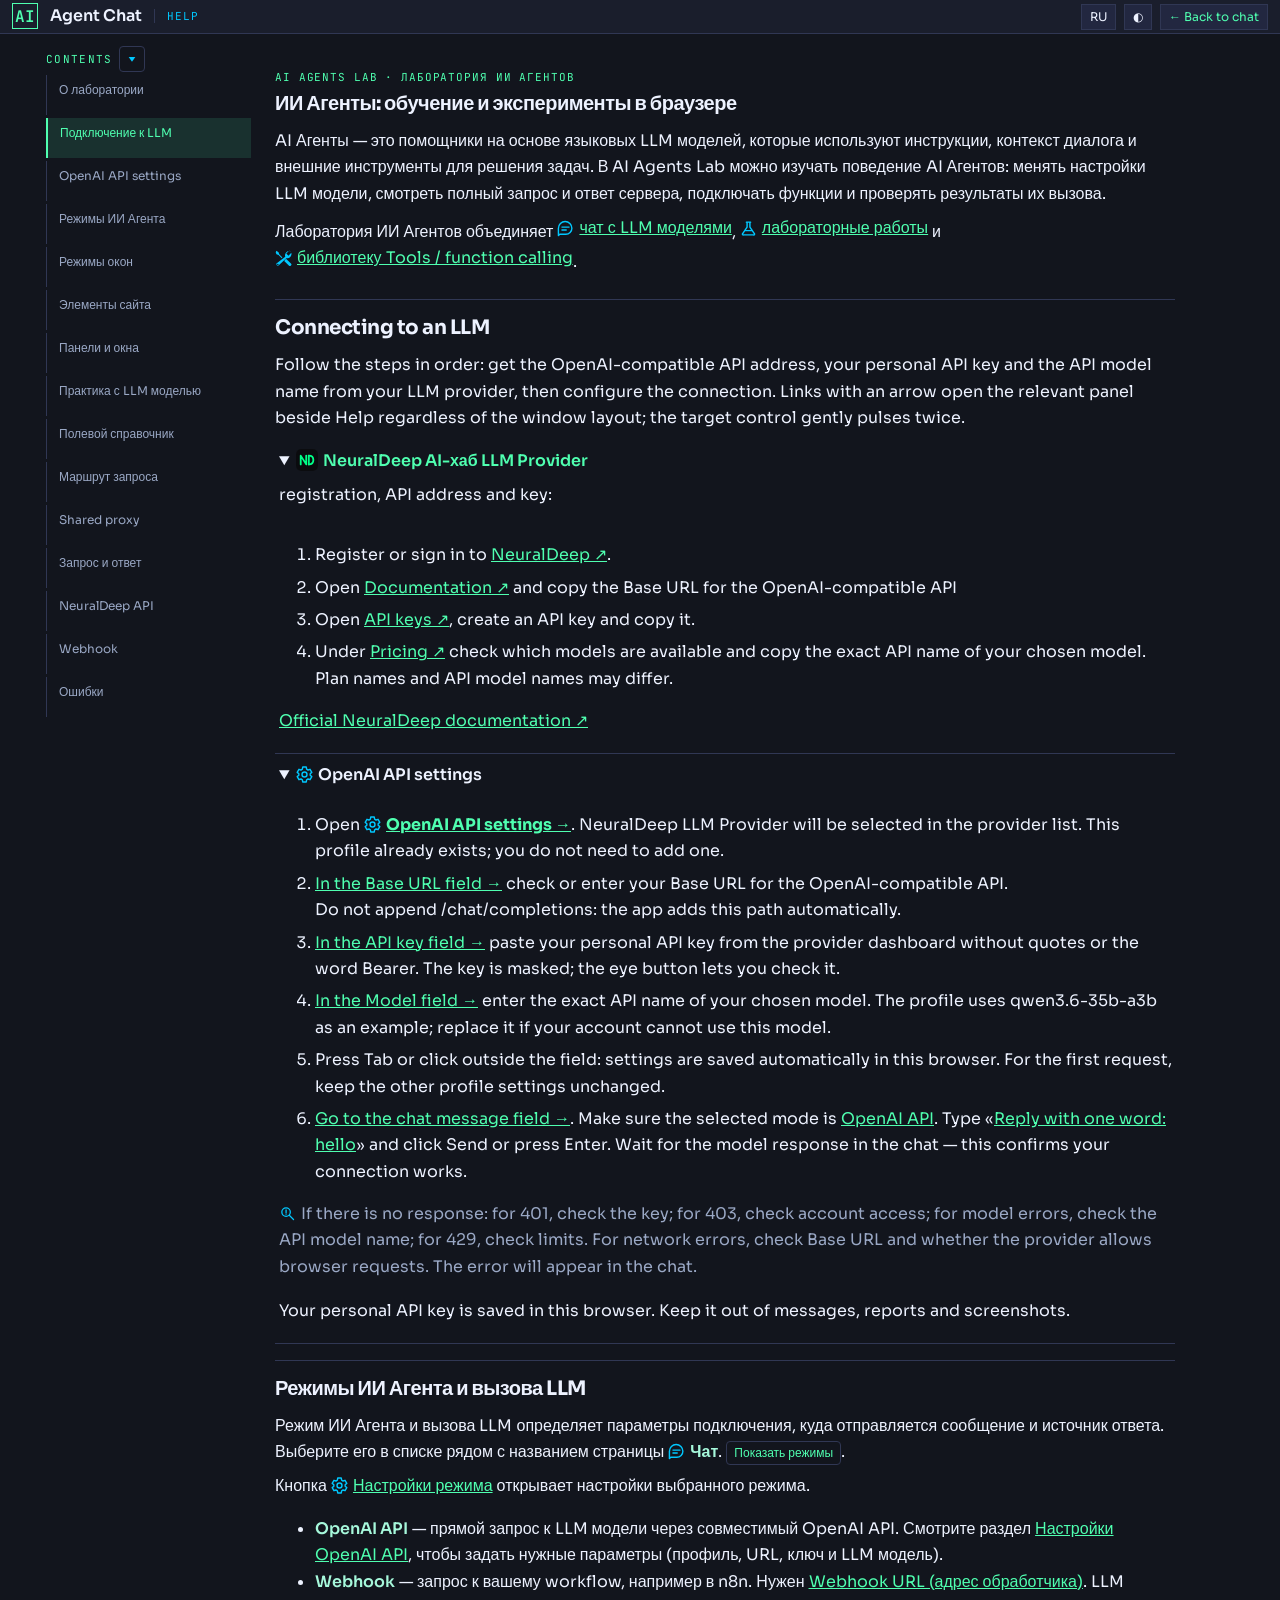
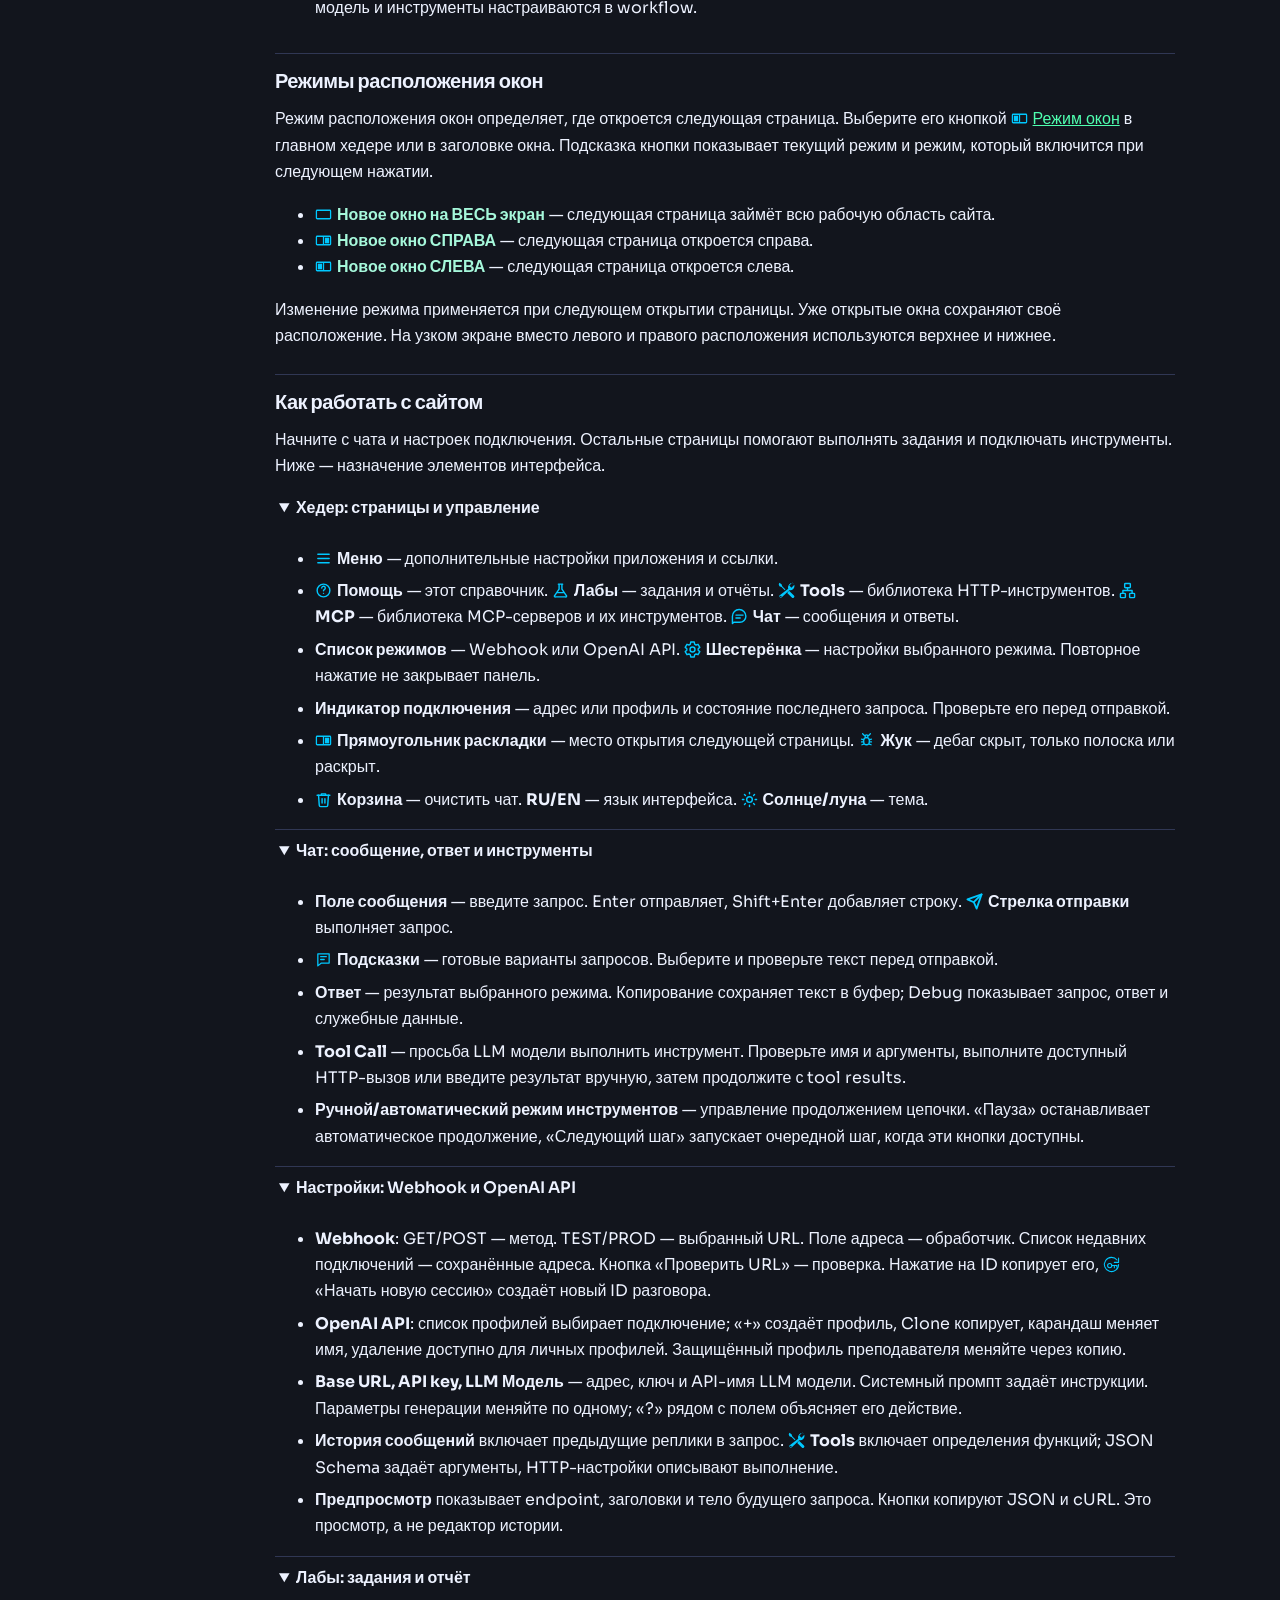
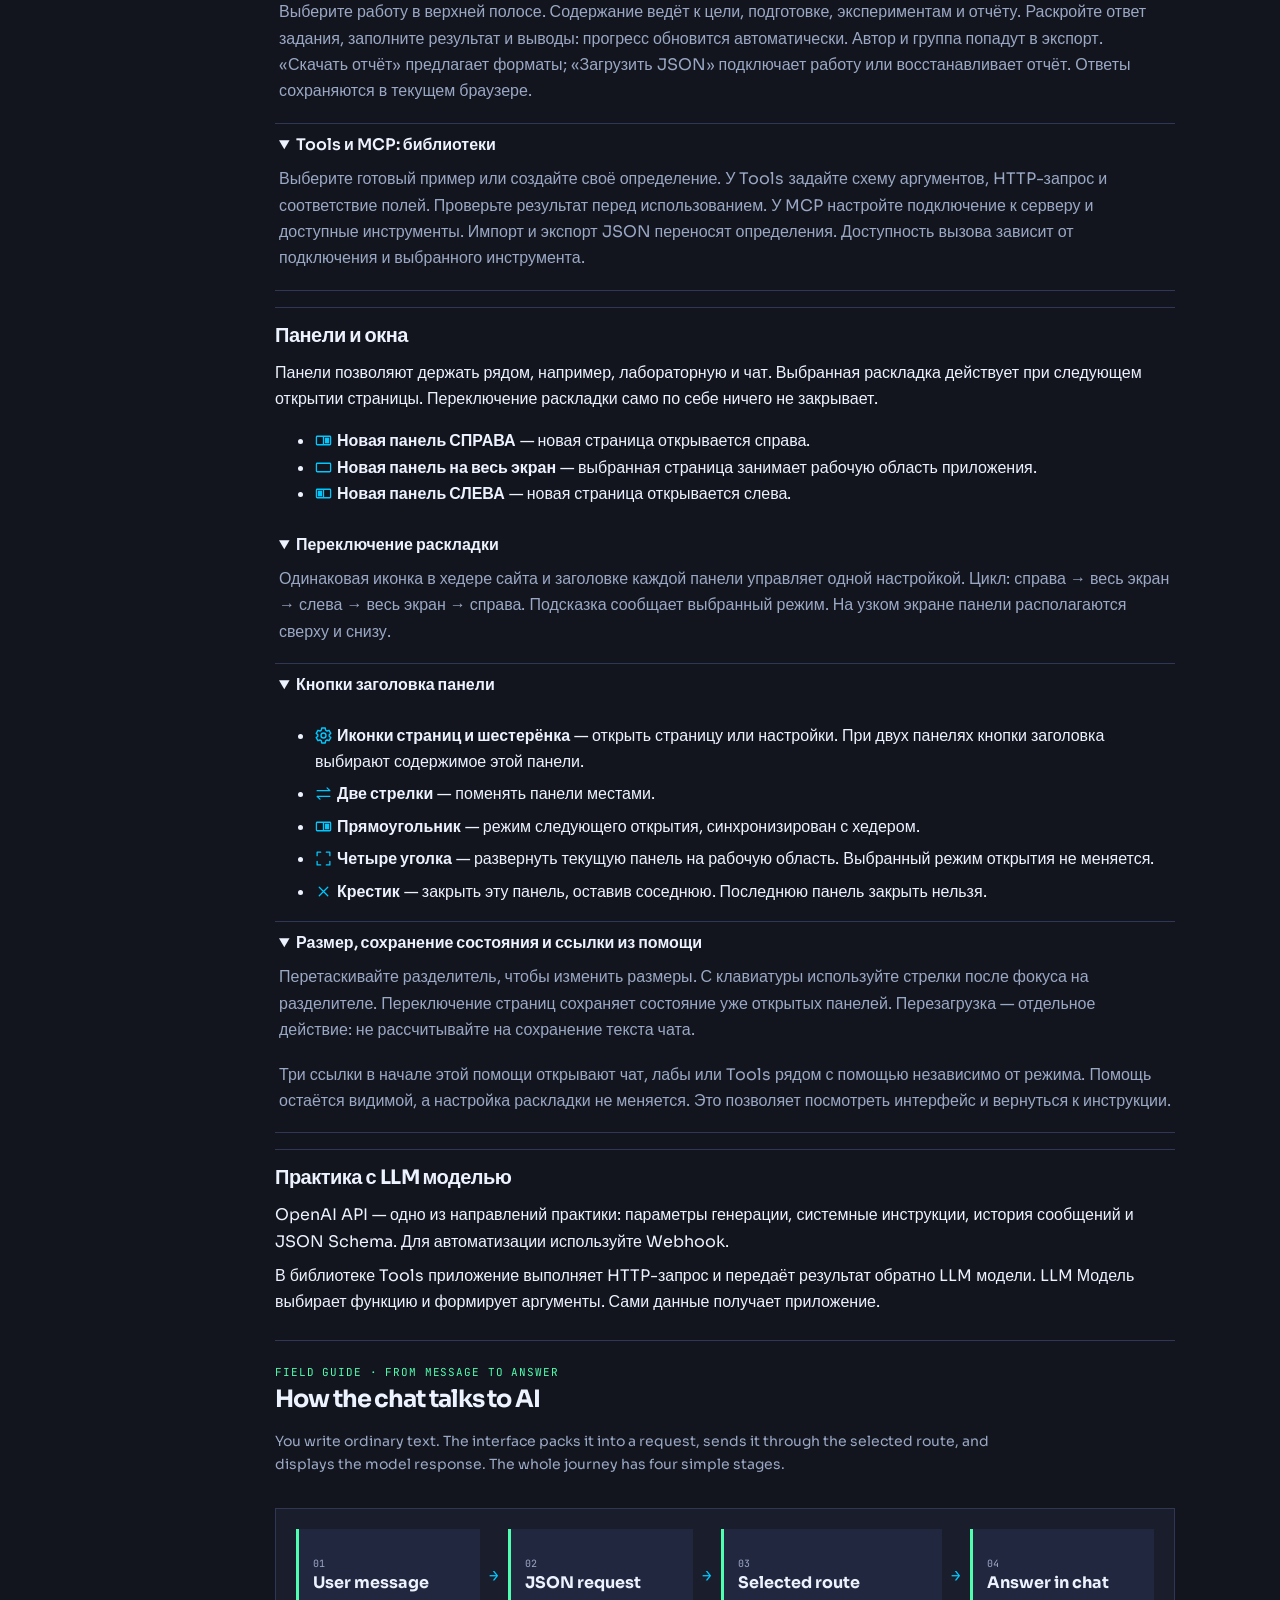
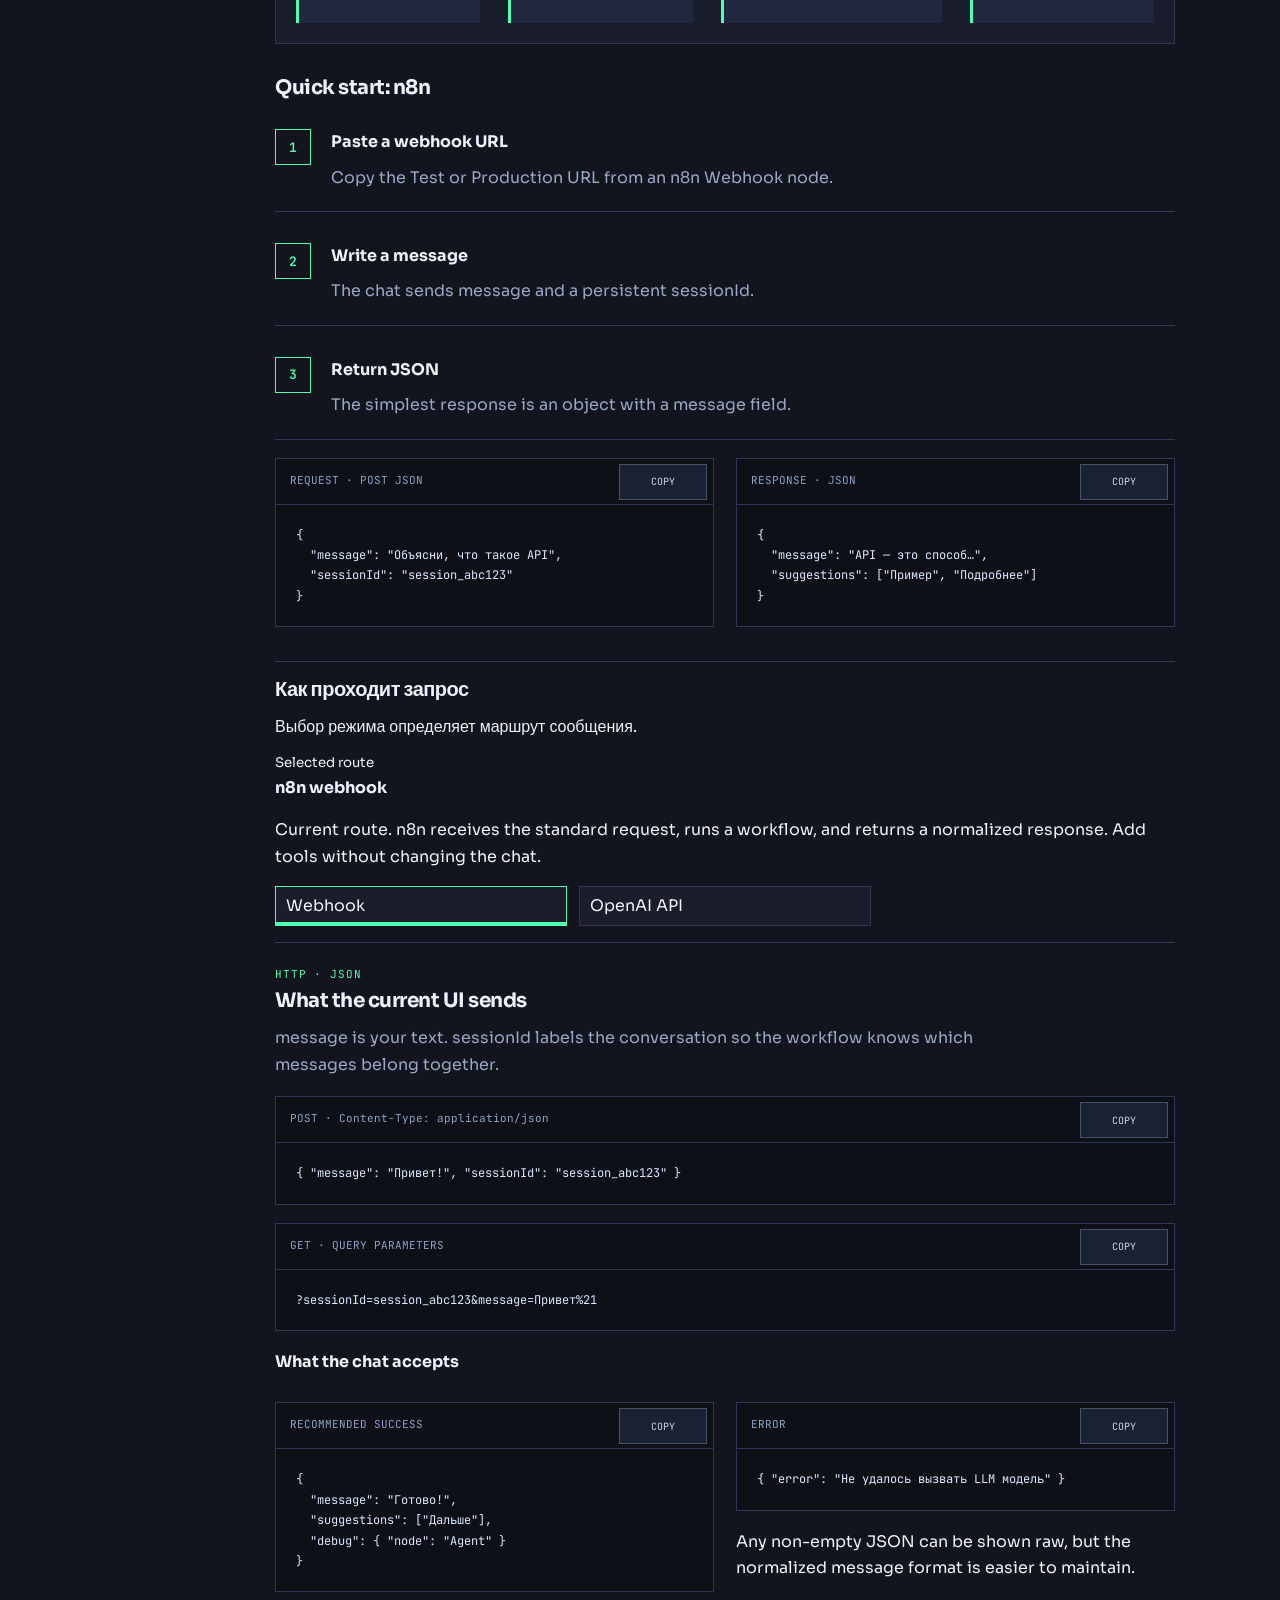
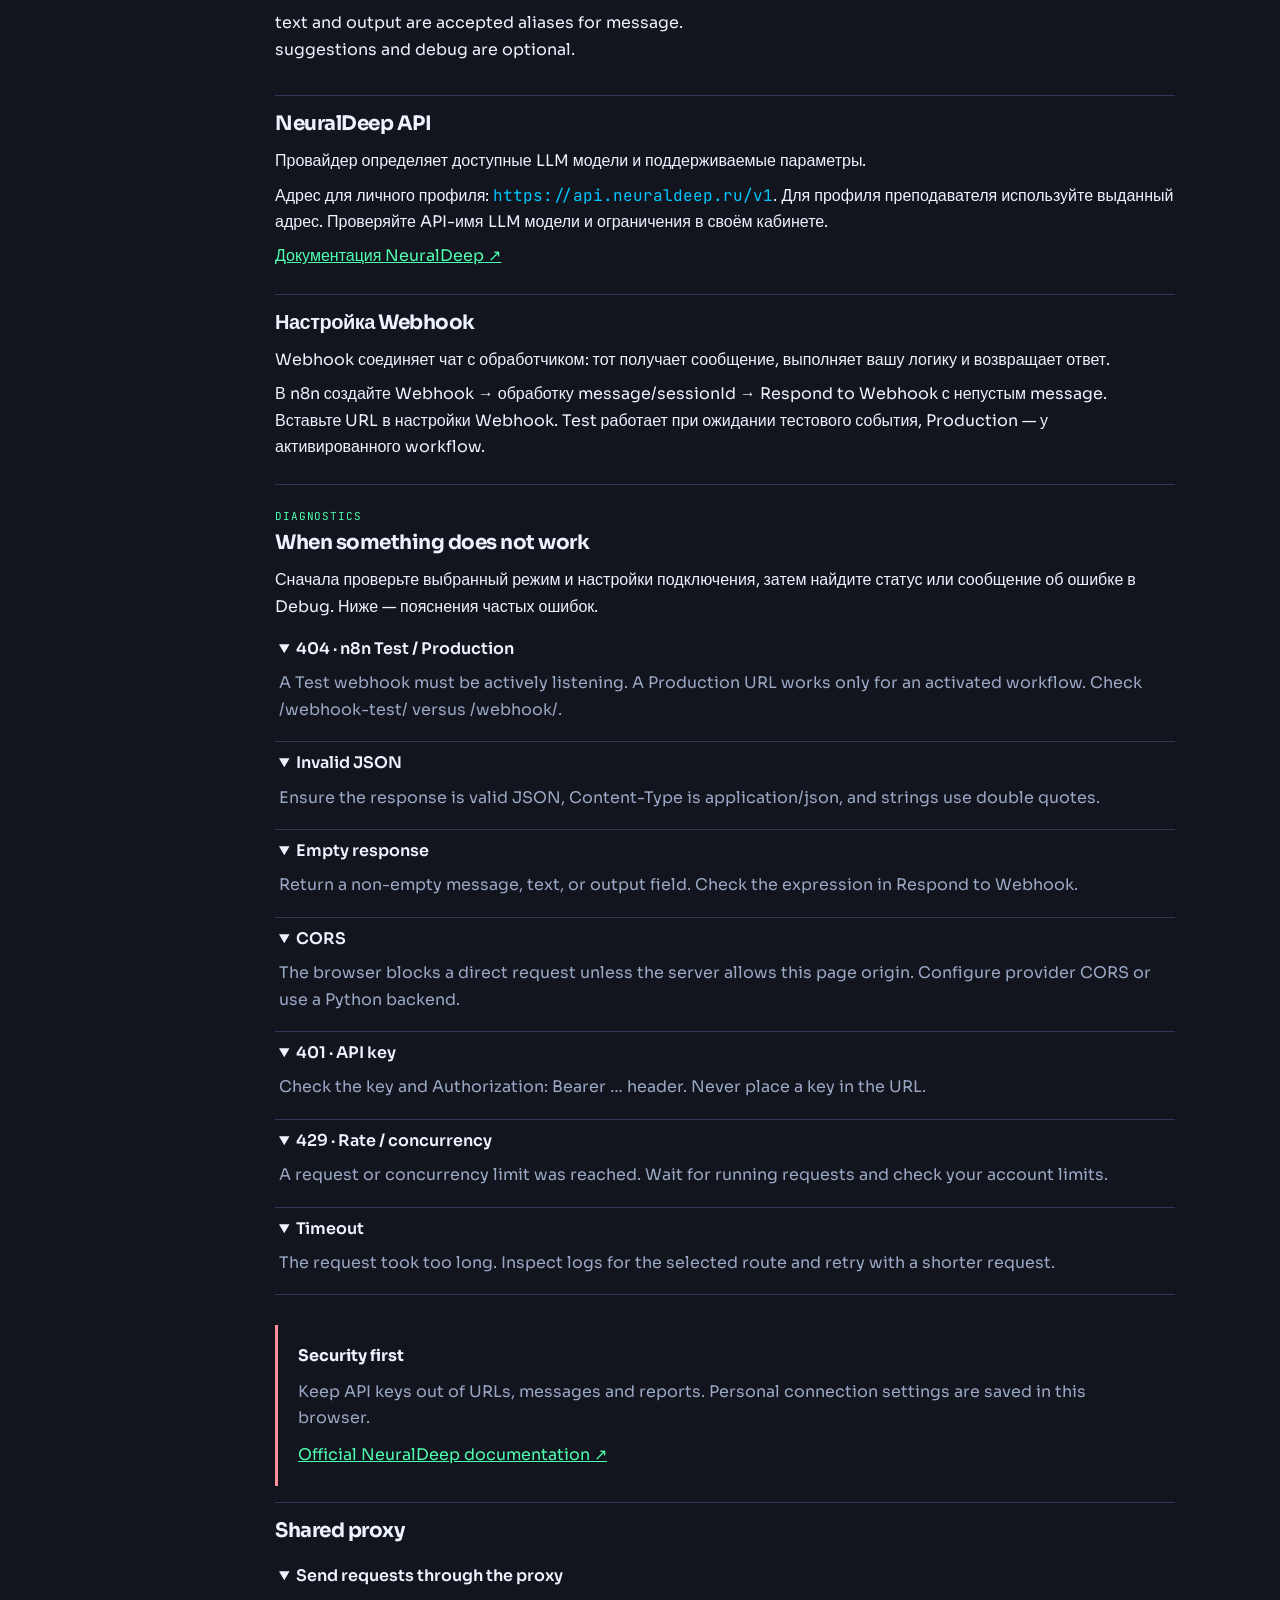
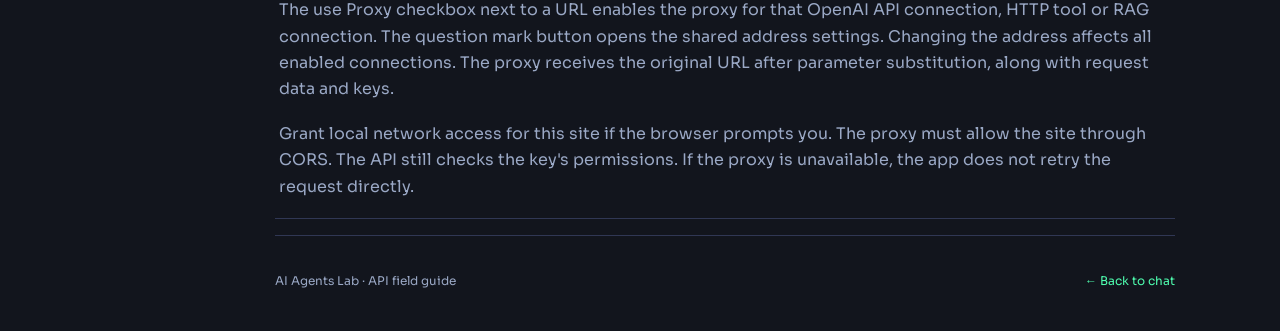
<file: ui/help.html>
<!DOCTYPE html>
<html lang="ru"><head><meta charset="UTF-8"><meta name="viewport" content="width=device-width, initial-scale=1.0"><title>Помощь — AI Agents Lab</title><link rel="canonical" href="https://ai-agents-lab.gkorobkov.ru/documentation.html"><script>const anchors = { '#neuraldeep': '#connect-neuraldeep', '#setup': '#connect-settings' }; location.replace('documentation.html' + location.search + (anchors[location.hash] || location.hash));</script></head><body><a href="documentation.html">Помощь и документация AI Agents Lab</a></body></html>
</file>
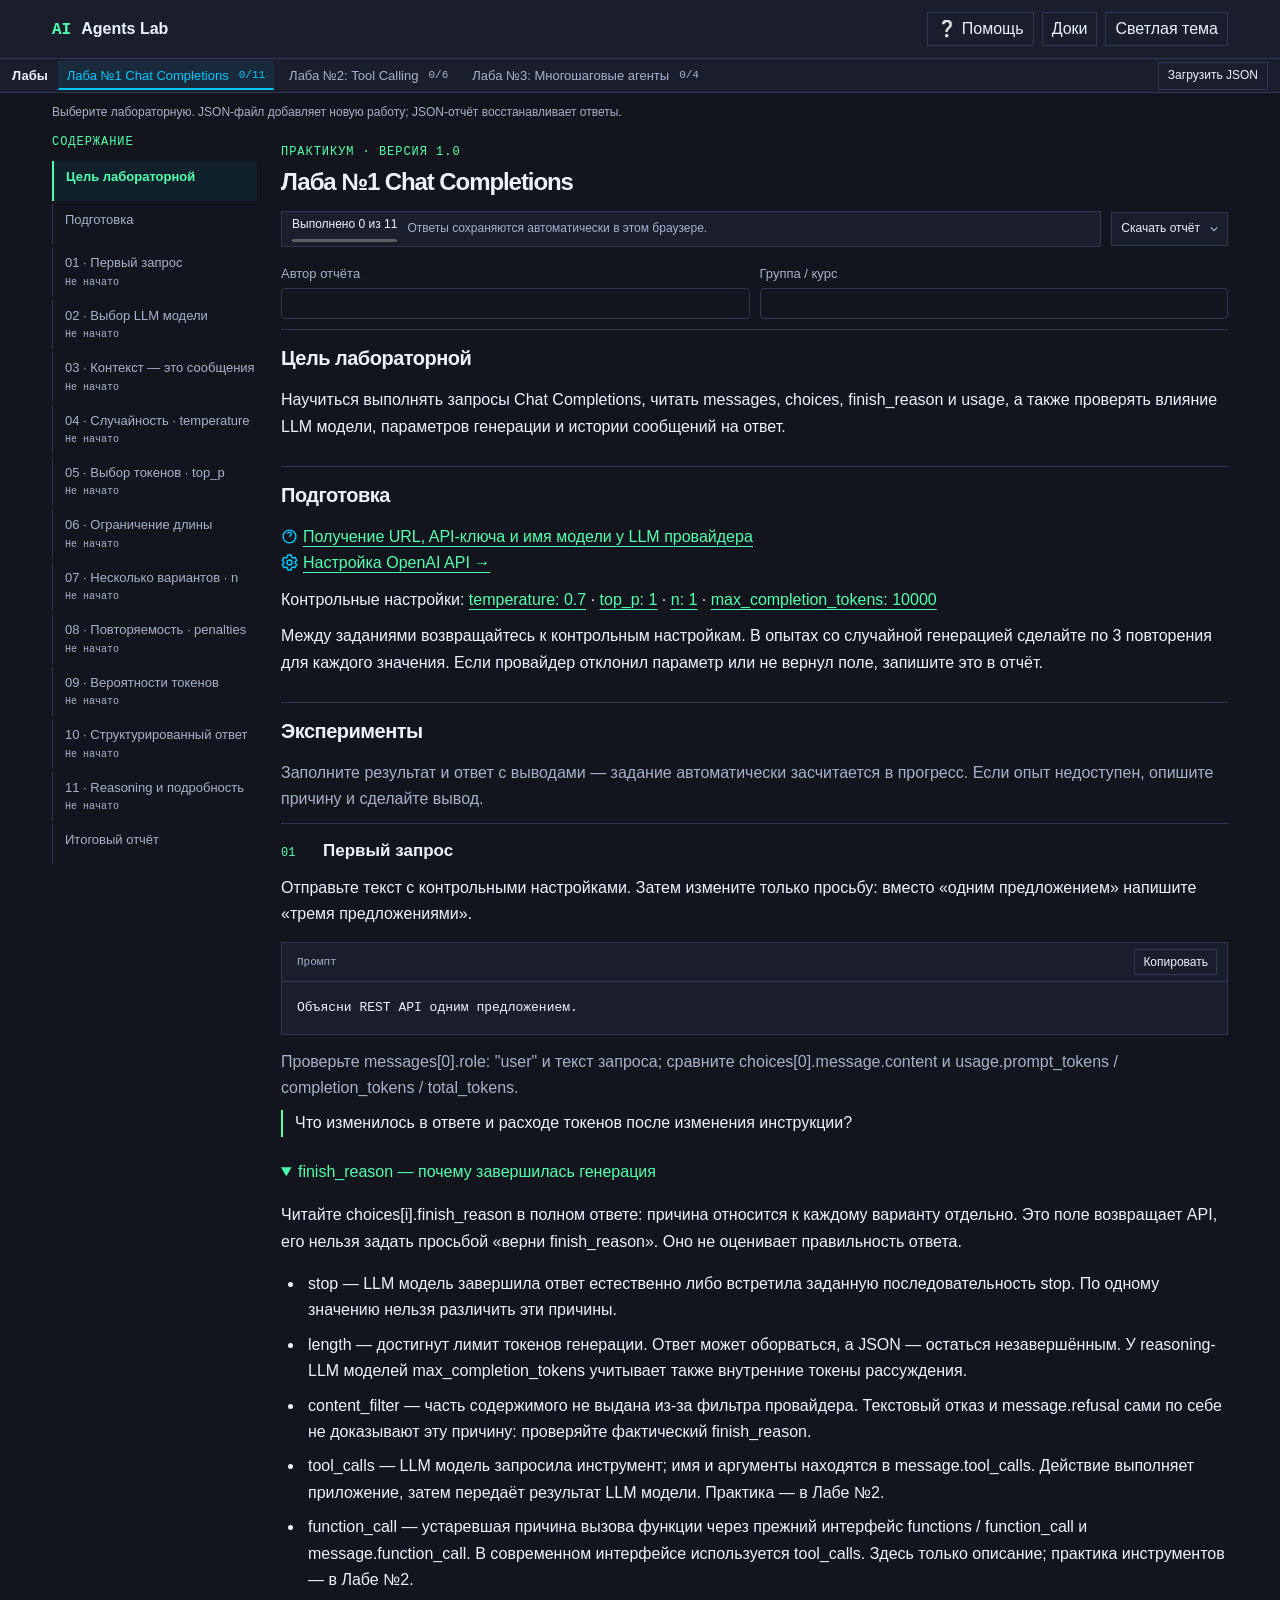
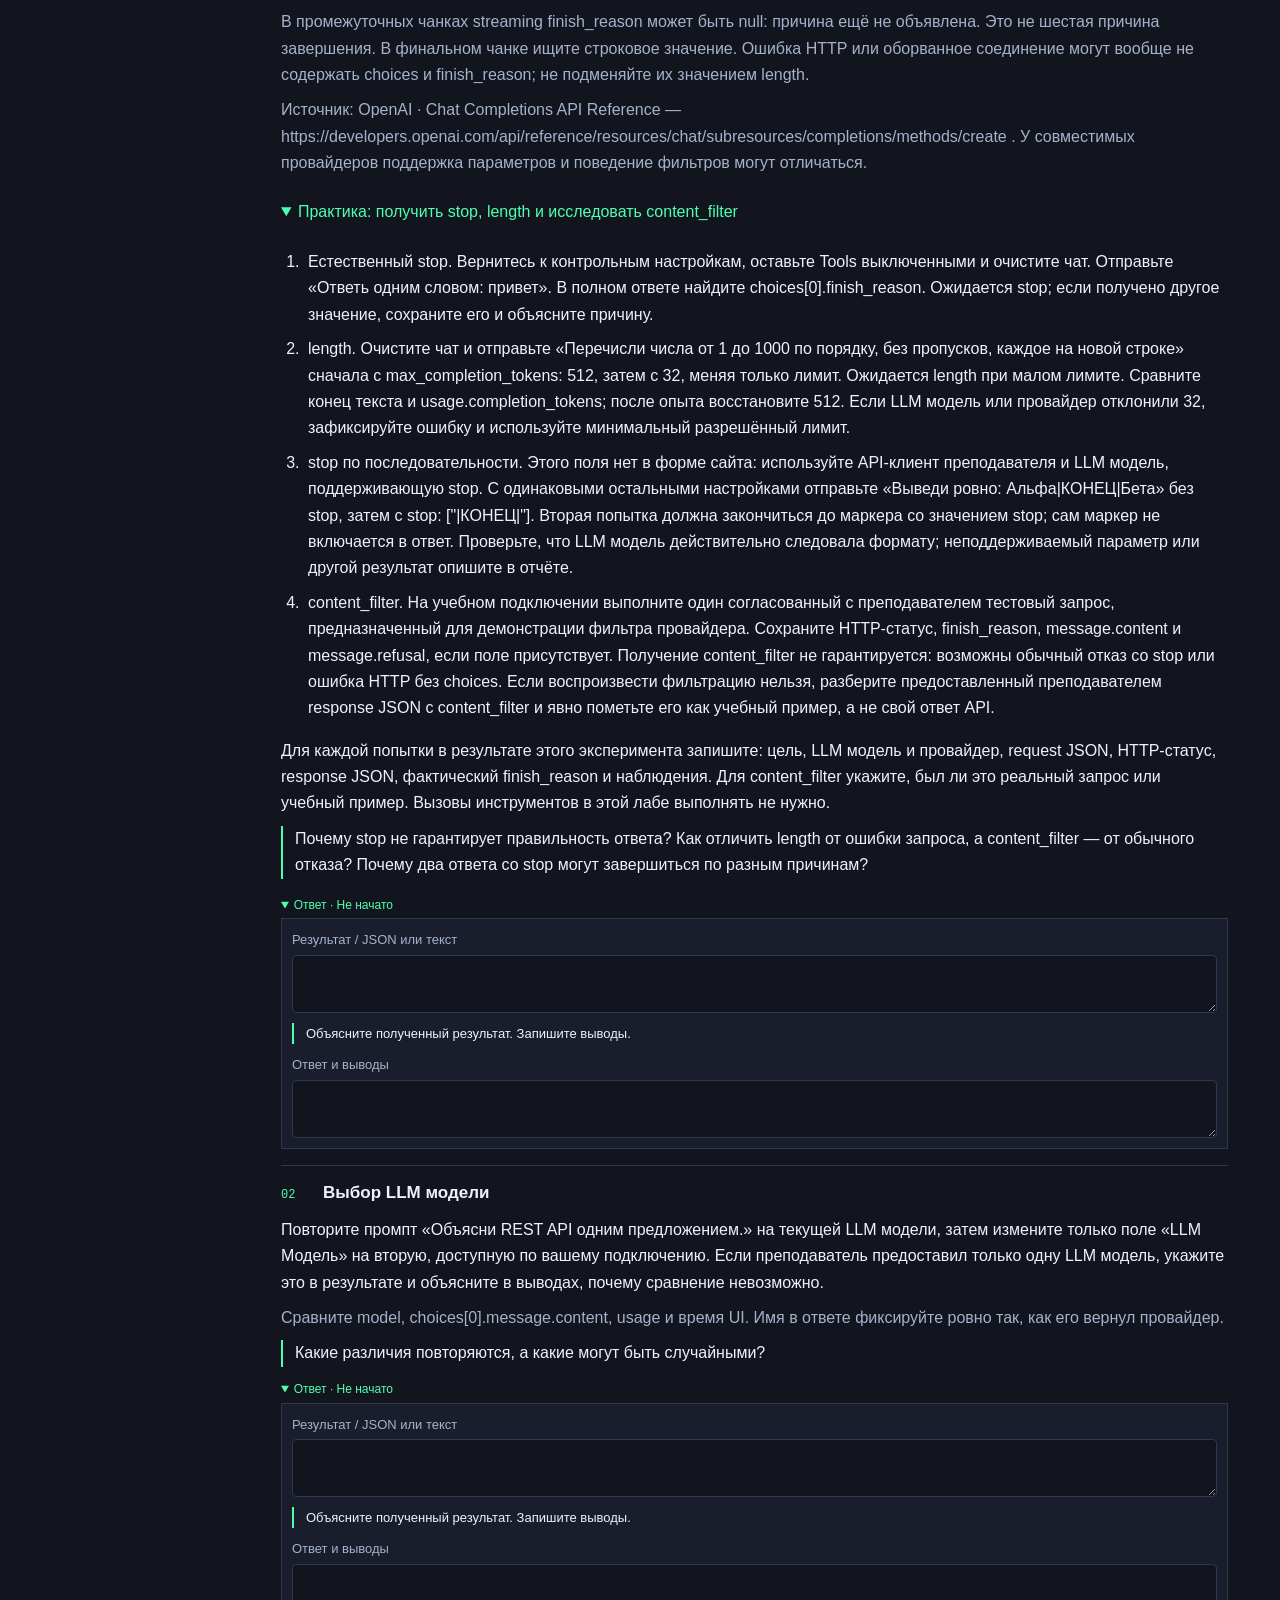
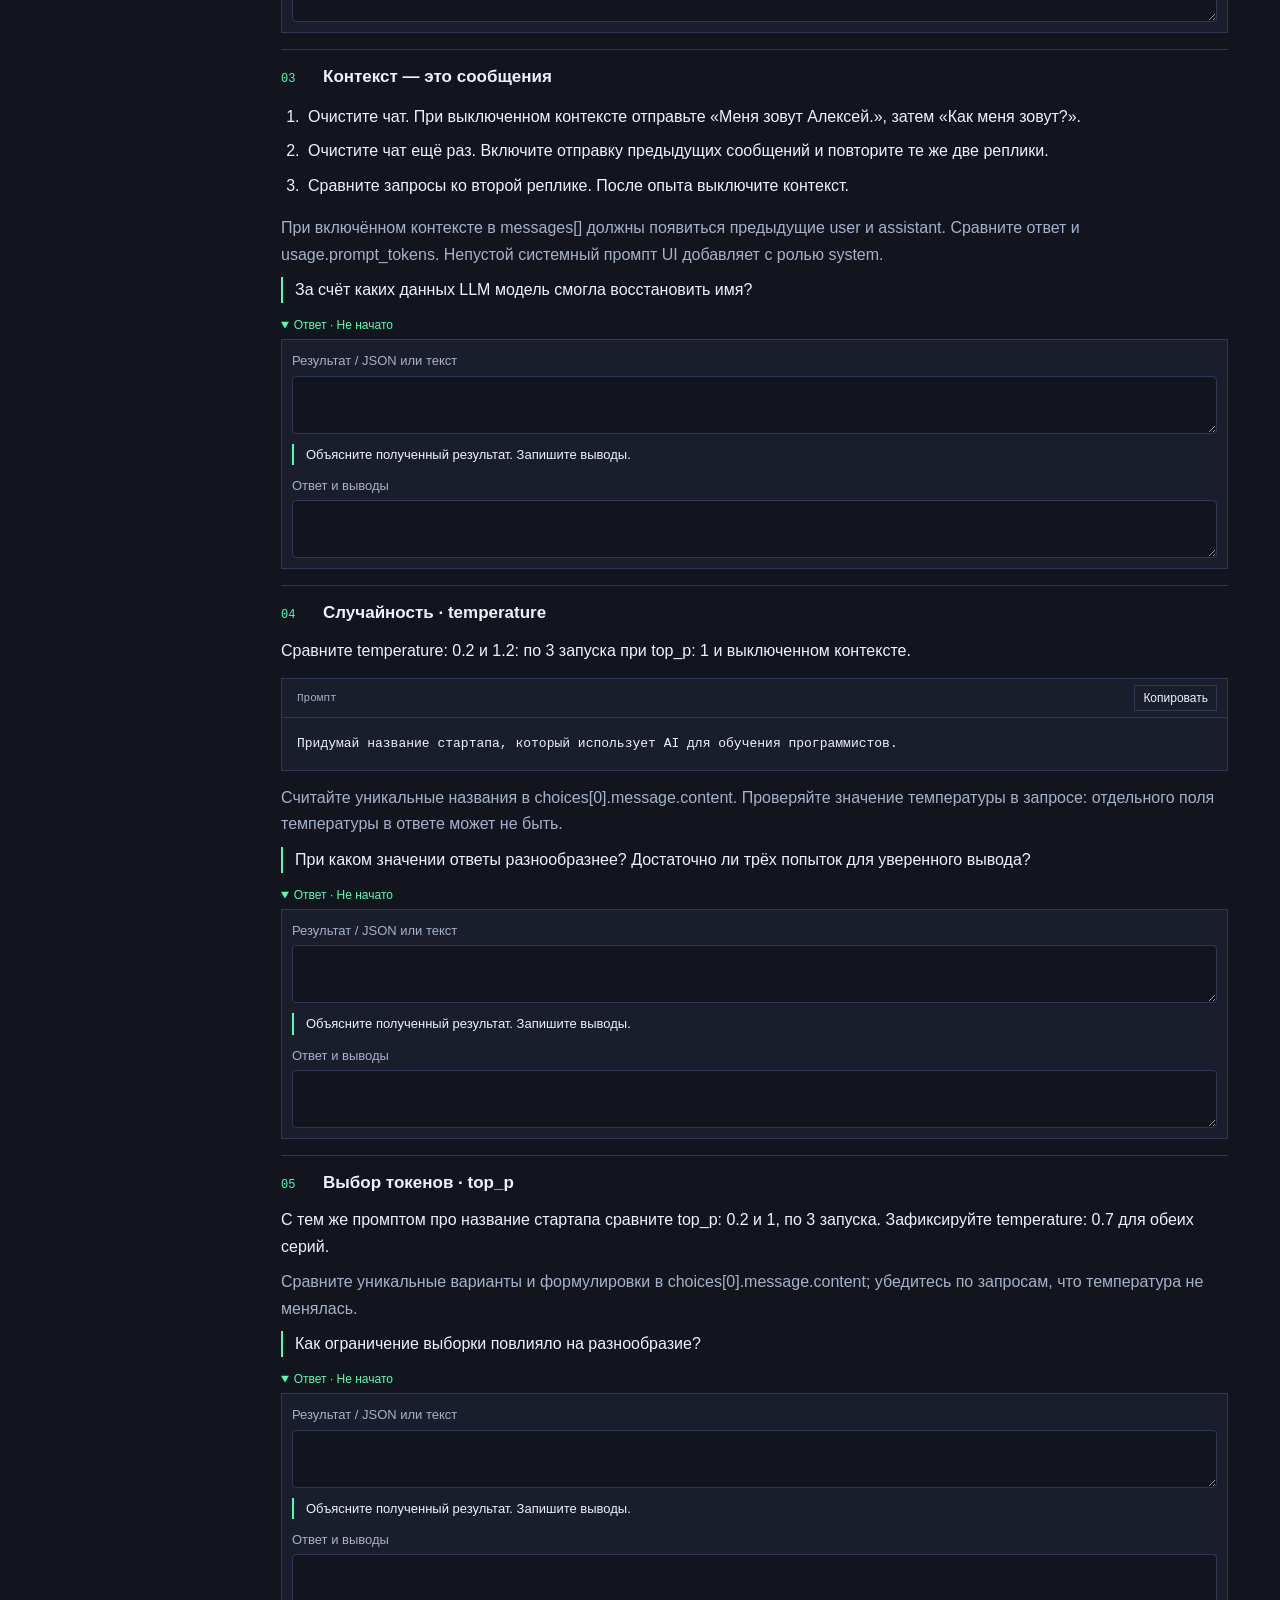
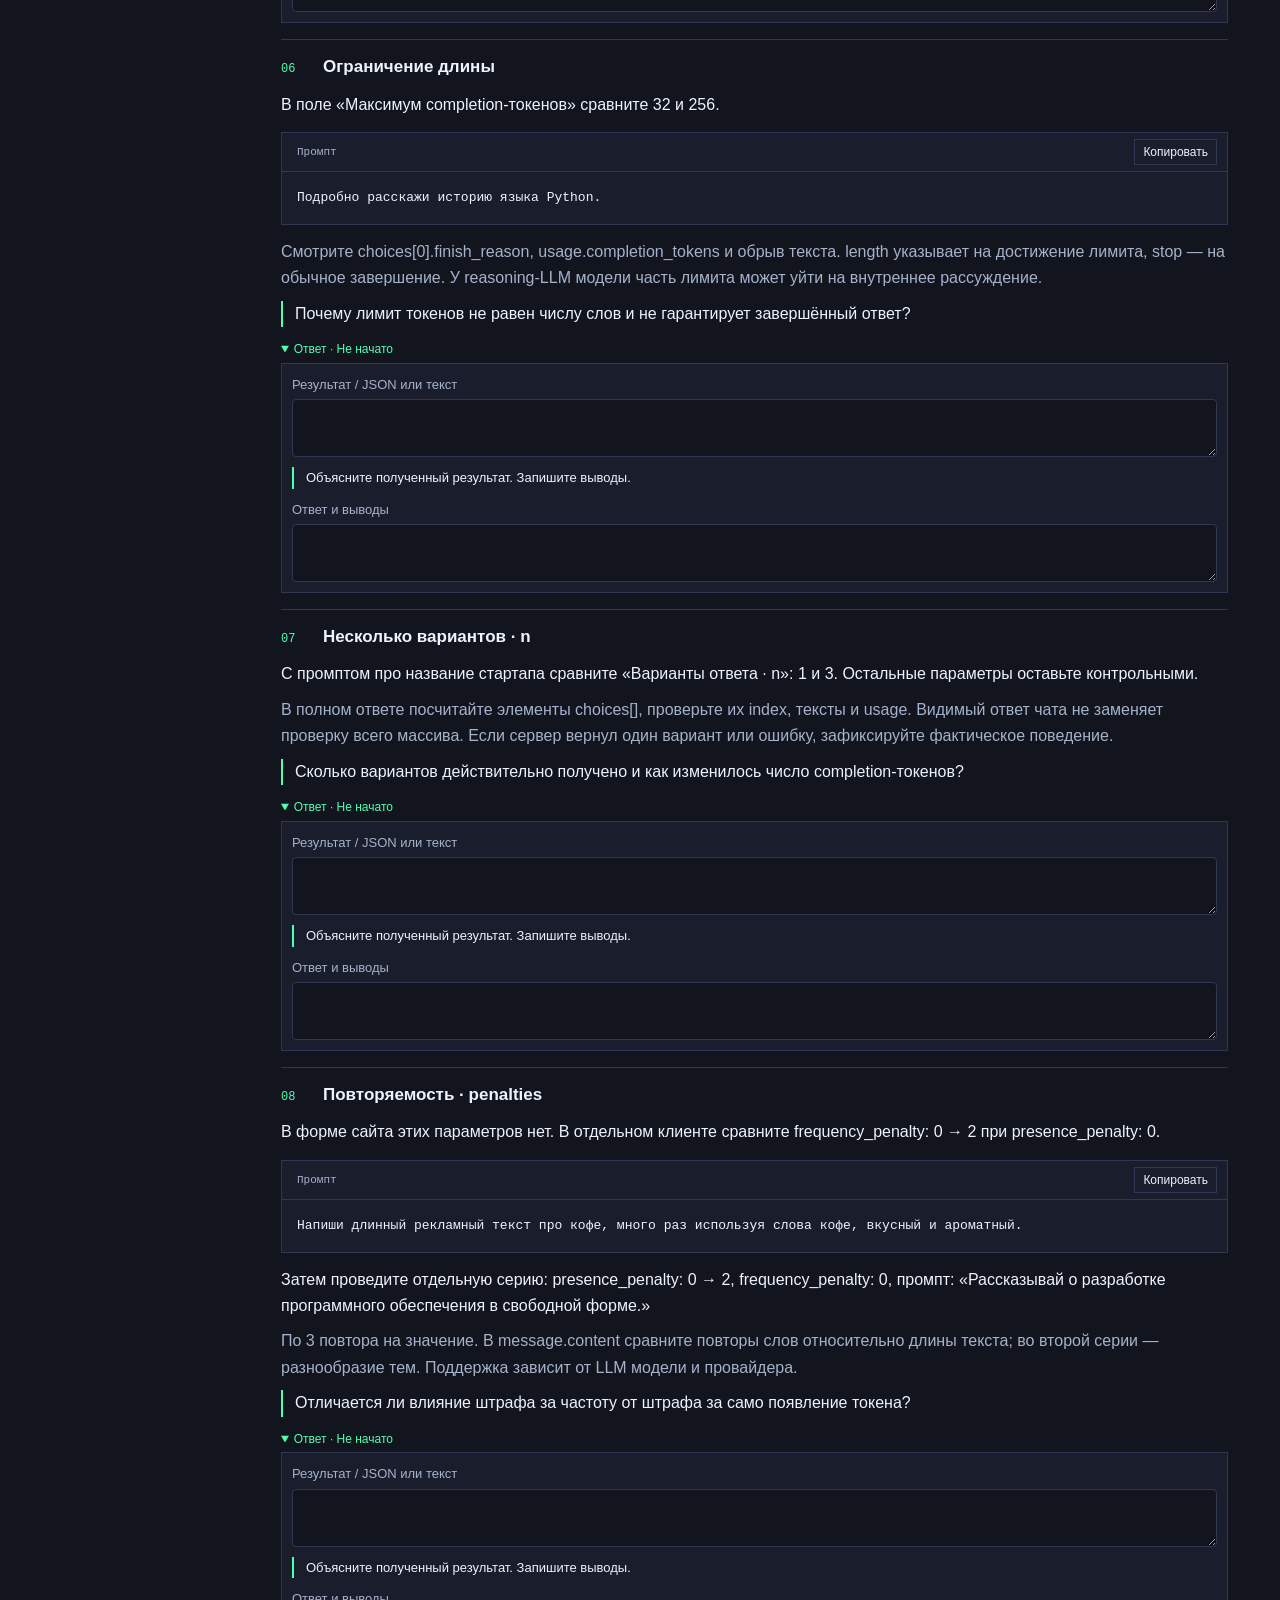
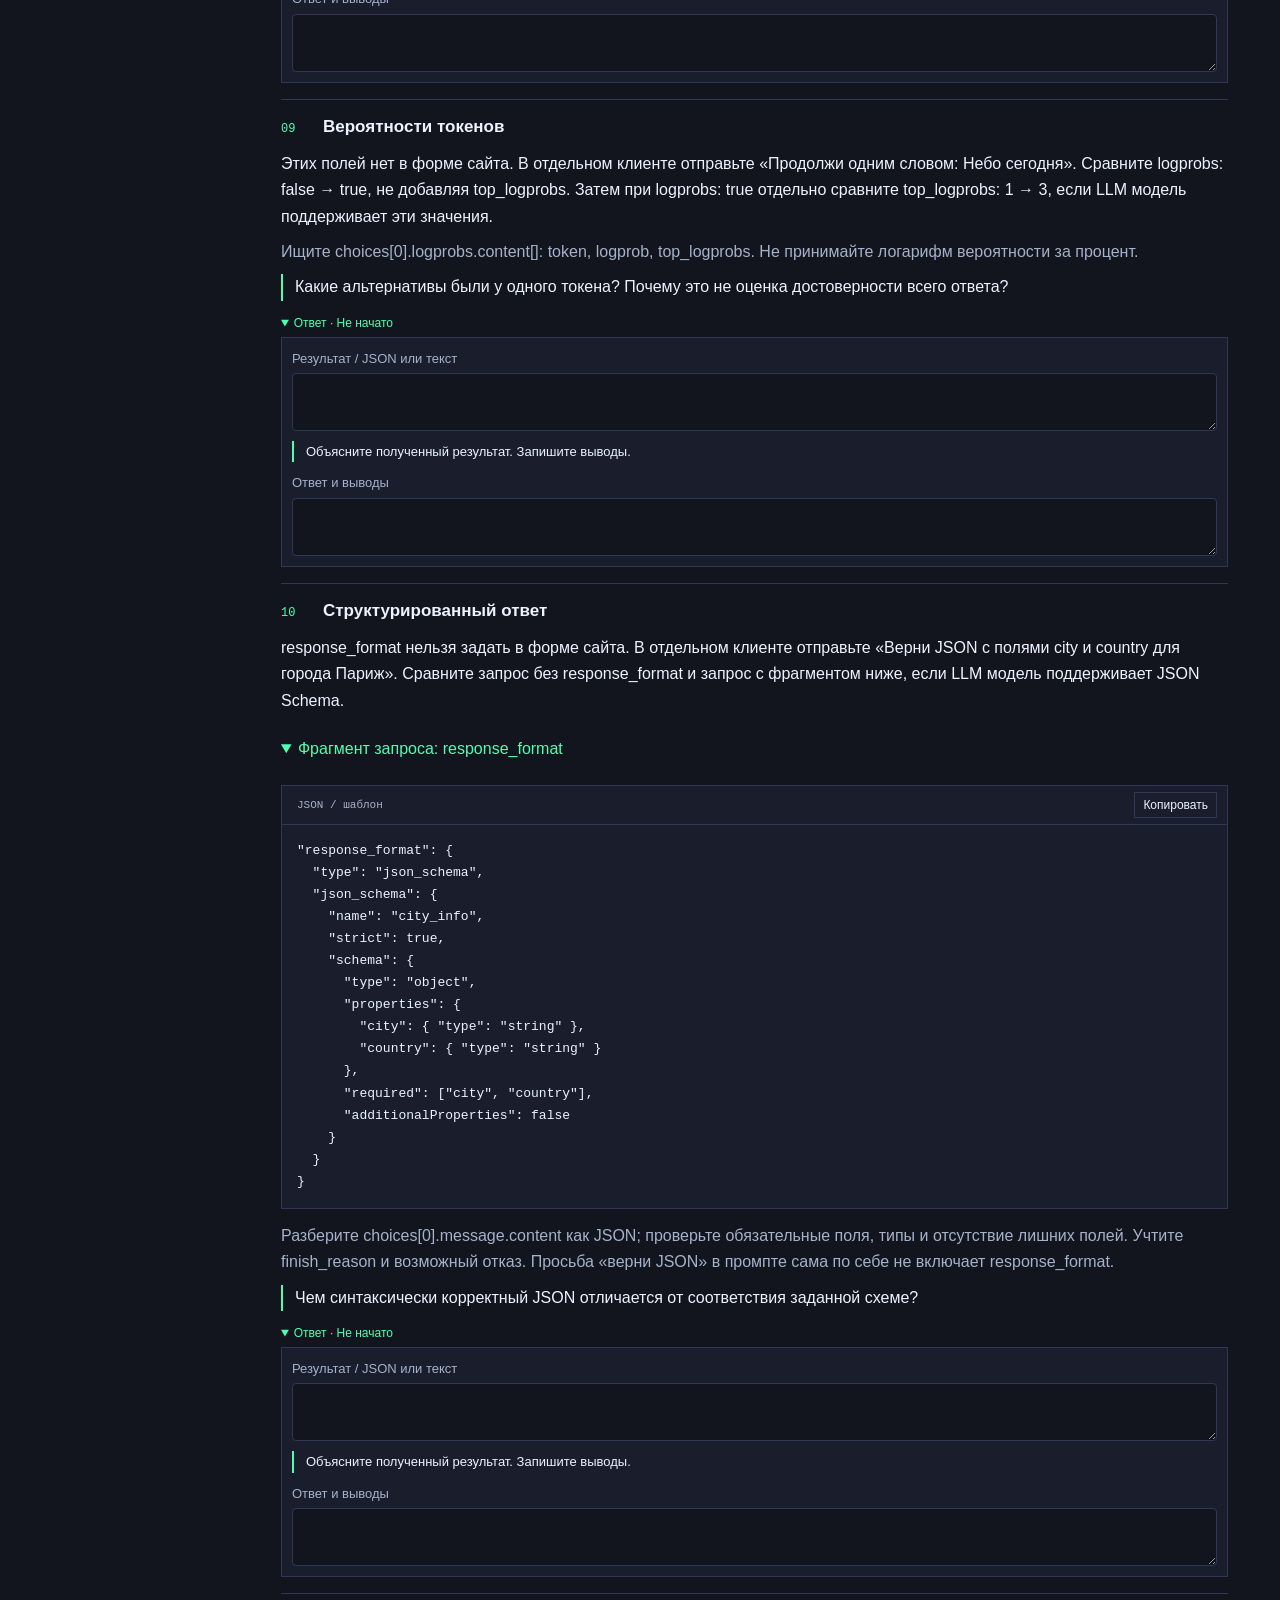
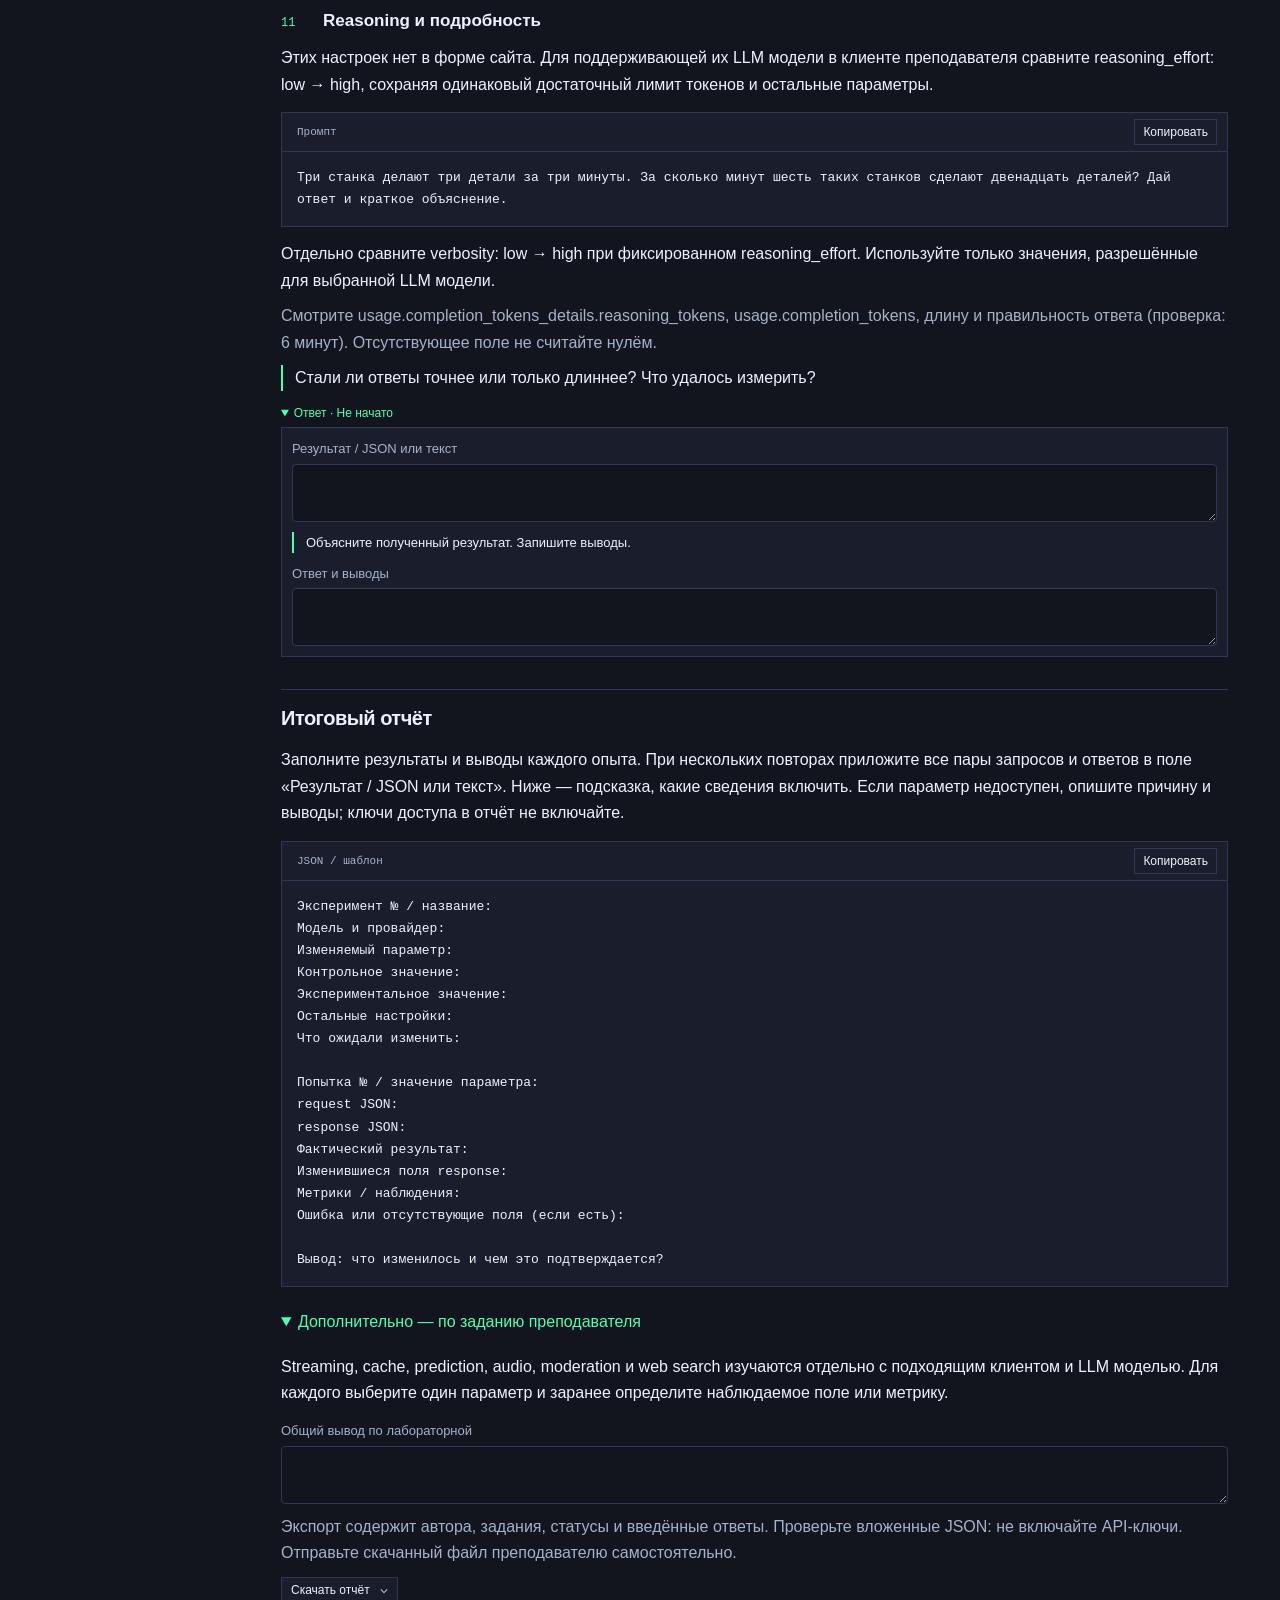
<file: ui/labs.html>
<!DOCTYPE html>
<html lang="ru" data-theme="dark">
<head>
  <meta charset="UTF-8">
  <meta name="viewport" content="width=device-width, initial-scale=1.0">
  <title>Лабораторные работы — AI Agents Lab</title>
  <meta name="description" content="Лабораторные работы AI Agents Lab: эксперименты, сохранение прогресса и отчёты для проверки.">
  <link rel="canonical" href="https://ai-agents-lab.gkorobkov.ru/labs.html">
  <script>try { document.documentElement.dataset.theme = localStorage.getItem('n8n_theme') === 'light' ? 'light' : 'dark'; } catch (_) {}</script>
  <link rel="stylesheet" href="labs.css?v=1.6.5">
  <script src="app-content.js?v=1.6.5"></script>
  <script src="material-catalog.js?v=1.6.5" defer></script>
  <script src="labs.js?v=1.6.5" defer></script>
  <link rel="stylesheet" href="scrollbars.css?v=1.6.5">
</head>
<body>
  <header><div class="header-inner"><a class="brand" href="index.html"><span>AI</span>Agents Lab</a><div class="actions"><a class="button" href="help.html">❔ Помощь</a><a class="button" href="docs.html">Доки</a><button id="theme" type="button">Светлая тема</button></div></div></header>
  <div class="lab-bar">
    <strong>Лабы</strong>
    <nav id="lab-links" aria-label="Лабораторные работы"></nav>
    <button id="import-lab" type="button">Загрузить JSON</button>
    <input id="lab-file" type="file" accept=".json,application/json" hidden>
    <p id="storage-warning" class="storage-warning" role="alert" hidden></p>
  </div>
  <p id="catalog-status" class="catalog-status" role="status">Загрузка лабораторных…</p>
  <div class="layout" id="lab-layout" hidden>
    <nav id="lab-toc" aria-label="Содержание лабораторной"></nav>
    <main id="lab-main"></main>
  </div>
  <noscript><p class="catalog-status">Для загрузки лабораторных и сохранения результатов включите JavaScript.</p></noscript>
</body>
</html>
</file>
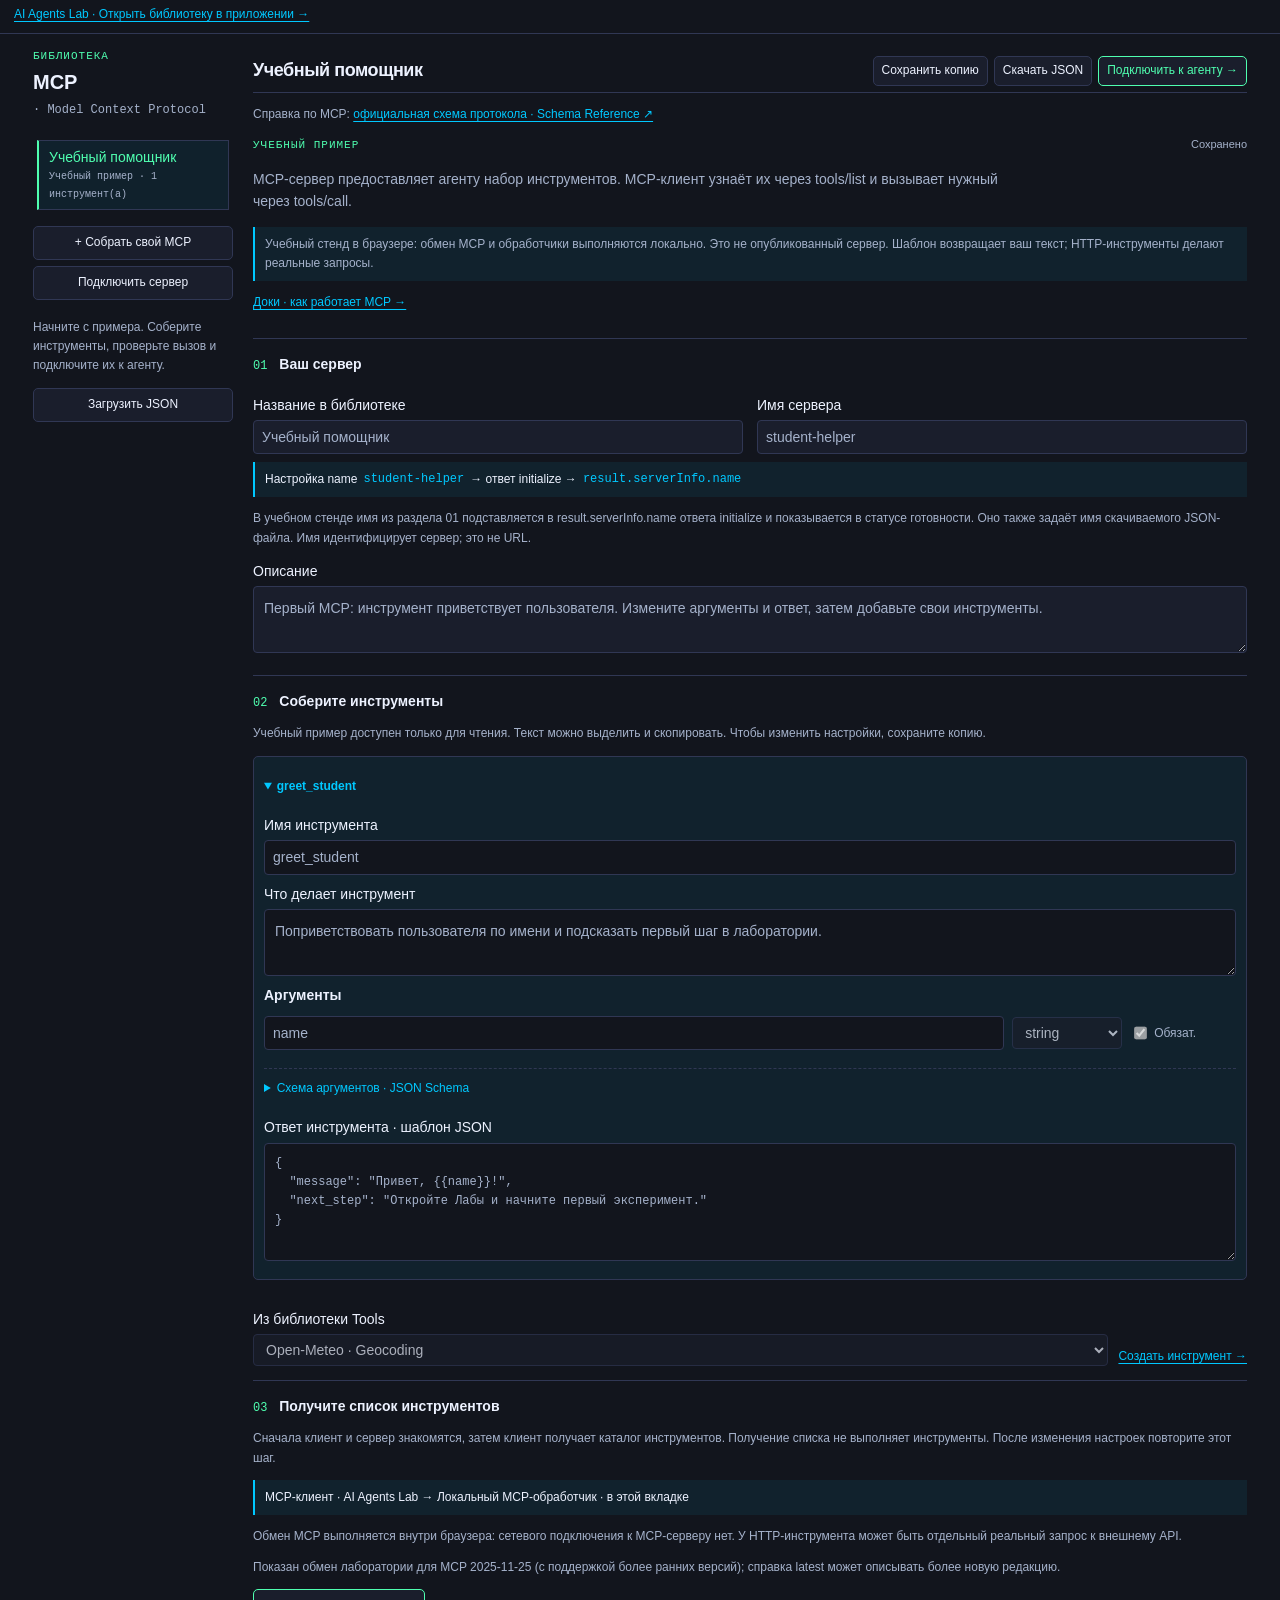
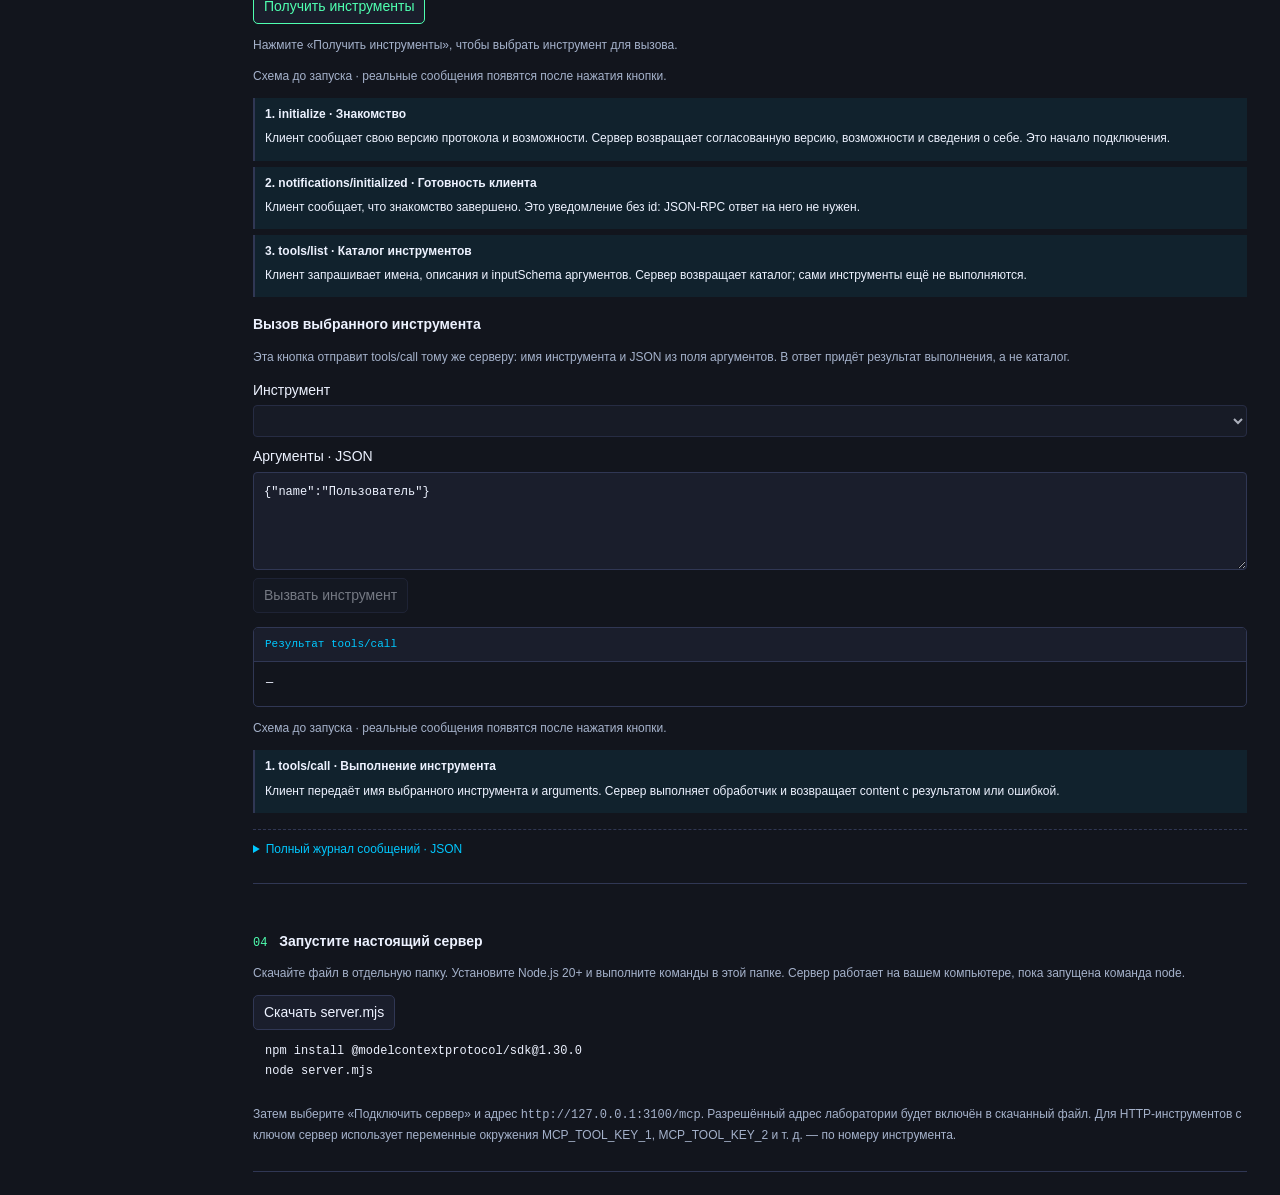
<file: ui/mcp.html>
<!DOCTYPE html>
<html lang="ru" data-theme="dark">
<head>
  <meta charset="UTF-8">
  <meta name="viewport" content="width=device-width, initial-scale=1.0">
  <title>Библиотека MCP — AI Agents Lab</title>
  <script>try { document.documentElement.dataset.theme = localStorage.getItem('n8n_theme') === 'light' ? 'light' : 'dark'; } catch (_) {}</script>
  <link rel="stylesheet" href="tools-page.css?v=1.6.5">
  <link rel="stylesheet" href="mcp-page.css?v=1.6.5">
  <script src="app-content.js?v=1.6.5"></script>
  <link rel="stylesheet" href="scrollbars.css?v=1.6.5">
  <link rel="stylesheet" href="credential-fields.css?v=1.6.5">
</head>
<body>
  <header><a href="./?page=mcp">AI Agents Lab · Открыть библиотеку в приложении →</a></header>
  <div class="tools-layout">
    <aside class="library-nav">
      <div class="eyebrow">БИБЛИОТЕКА</div><h1>MCP <span>· Model Context Protocol</span></h1>
      <div id="mcp-list" class="library-list"></div>
      <div class="actions"><button id="create-mcp" type="button">+ Собрать свой MCP</button><button id="create-remote" type="button">Подключить сервер</button></div>
      <p class="nav-note">Начните с примера. Соберите инструменты, проверьте вызов и подключите их к агенту.</p>
      <button id="import-mcp" type="button">Загрузить JSON</button><input id="mcp-file" type="file" accept=".json,application/json" hidden>
    </aside>
    <main>
      <div class="tool-toolbar"><h2 id="mcp-title"></h2><div class="actions"><button type="submit" form="mcp-form" id="save-mcp">Сохранить копию</button><button type="button" id="export-mcp">Скачать JSON</button><button type="button" id="mcp-add-agent" class="primary">Подключить к агенту →</button><button type="button" id="delete-mcp" class="danger" hidden><svg viewBox="0 0 24 24" width="16" height="16" fill="none" stroke="currentColor" stroke-width="1.7" stroke-linecap="round" stroke-linejoin="round" aria-hidden="true"><path d="M3 6h18M9 6V3h6v3M5 6l1 15h12l1-15M10 10v7M14 10v7"/></svg><span>Удалить</span></button></div></div>
      <section class="tool-intro">
        <p class="hint">Справка по MCP: <a href="https://modelcontextprotocol.io/specification/latest/schema" target="_blank" rel="noopener noreferrer">официальная схема протокола · Schema Reference ↗</a></p>
        <div class="intro-line"><span id="mcp-kind" class="eyebrow"></span><span id="mcp-dirty" class="state"></span></div>
        <p class="lead">MCP-сервер предоставляет агенту набор инструментов. MCP-клиент узнаёт их через tools/list и вызывает нужный через tools/call.</p>
        <p id="mcp-mode-note" class="note"></p>
        <p class="hint"><a href="docs.html#mcp">Доки · как работает MCP →</a></p>
      </section>
      <form id="mcp-form" autocomplete="off">
        <fieldset id="mcp-editor" class="ym-hide-content">
          <section>
            <h3><span>01</span> Ваш сервер</h3>
            <div class="fields two"><label>Название в библиотеке<input id="mcp-edit-title" required maxlength="120"></label><label>Имя сервера<input id="mcp-edit-name" required pattern="[a-zA-Z0-9_-]{1,64}"></label></div>
            <div class="mcp-name-flow ym-hide-content" id="mcp-name-flow"></div>
            <p class="hint" id="mcp-name-note"></p>
            <label>Описание<textarea id="mcp-description" rows="2" maxlength="5000"></textarea></label>
            <div id="remote-fields" hidden>
              <label>Адрес MCP · Streamable HTTP<input id="mcp-url" type="url" placeholder="http://127.0.0.1:3100/mcp"></label>
              <label>Bearer token · если требуется<input id="mcp-token" type="text" autocomplete="off" spellcheck="false" data-lpignore="true" data-1p-ignore class="ym-disable-keys ym-hide-content credential-input"></label><button id="clear-mcp-token" type="button" class="small"><svg viewBox="0 0 24 24" width="16" height="16" fill="none" stroke="currentColor" stroke-width="1.7" stroke-linecap="round" stroke-linejoin="round" aria-hidden="true"><path d="M3 6h18M9 6V3h6v3M5 6l1 15h12l1-15M10 10v7M14 10v7"/></svg><span>Удалить токен из сессии</span></button>
              <p class="hint">Токен остаётся в этой вкладке и привязан к серверу. Сервер должен разрешать CORS для адреса лаборатории и открывать заголовок Mcp-Session-Id. OAuth и старый HTTP+SSE здесь не поддерживаются.</p>
            </div>
          </section>
          <section id="builder-section">
            <h3><span>02</span> Соберите инструменты</h3>
            <p class="hint">Задайте имя, аргументы и ответ. В шаблоне ответа {{name}} подставляет аргумент name. Для настоящего HTTP-запроса добавьте инструмент из библиотеки.</p>
            <div id="mcp-tools"></div>
            <div class="actions"><button id="add-mcp-tool" type="button">+ Инструмент с ответом</button></div>
            <div class="mcp-library-picker"><label>Из библиотеки Tools<select id="mcp-tool-source"></select></label><button id="add-http-tool" type="button">Добавить HTTP-инструмент</button><a href="tools.html">Создать инструмент →</a></div>
          </section>
        </fieldset>
        <section>
          <h3><span>03</span> Получите список инструментов</h3>
          <p class="hint">Сначала клиент и сервер знакомятся, затем клиент получает каталог инструментов. Получение списка не выполняет инструменты. После изменения настроек повторите этот шаг.</p>
          <div class="mcp-route ym-hide-content" id="mcp-route"></div>
          <p class="hint" id="mcp-route-note"></p>
          <p class="hint">Показан обмен лаборатории для MCP 2025-11-25 (с поддержкой более ранних версий); справка latest может описывать более новую редакцию.</p>
          <div class="actions"><button id="connect-mcp" type="button" class="primary">Получить инструменты</button><button id="stop-mcp" type="button" hidden>Остановить</button></div>
          <p id="connection-status" role="status">Нажмите «Получить инструменты», чтобы выбрать инструмент для вызова.</p>
          <div class="mcp-exchange ym-hide-content" id="mcp-connect-exchange" aria-label="Подключение и получение каталога"></div>
          <h4 class="mcp-call-heading">Вызов выбранного инструмента</h4>
          <p class="hint">Эта кнопка отправит tools/call тому же серверу: имя инструмента и JSON из поля аргументов. В ответ придёт результат выполнения, а не каталог.</p>
          <label>Инструмент<select id="mcp-test-tool" disabled></select></label>
          <label>Аргументы · JSON<textarea id="mcp-test-args" rows="4" class="code ym-disable-keys ym-hide-content">{"name":"Пользователь"}</textarea></label>
          <button id="call-mcp" type="button" disabled>Вызвать инструмент</button>
          <div class="result ym-hide-content"><div class="result-label">Результат tools/call</div><pre id="mcp-result">—</pre></div>
          <div class="mcp-exchange ym-hide-content" id="mcp-call-exchange" aria-label="Вызов инструмента и ответ"></div>
          <details><summary>Полный журнал сообщений · JSON</summary><pre id="mcp-trace" class="ym-hide-content">—</pre></details>
        </section>
        <div class="savebar"><p id="mcp-status" role="status"></p></div>
        <section id="server-export">
          <h3><span>04</span> Запустите настоящий сервер</h3>
          <p class="hint">Скачайте файл в отдельную папку. Установите Node.js 20+ и выполните команды в этой папке. Сервер работает на вашем компьютере, пока запущена команда node.</p>
          <button type="button" id="download-server">Скачать server.mjs</button>
          <pre>npm install @modelcontextprotocol/sdk@1.30.0
node server.mjs</pre>
          <p class="hint">Затем выберите «Подключить сервер» и адрес <code>http://127.0.0.1:3100/mcp</code>. Разрешённый адрес лаборатории будет включён в скачанный файл. Для HTTP-инструментов с ключом сервер использует переменные окружения MCP_TOOL_KEY_1, MCP_TOOL_KEY_2 и т. д. — по номеру инструмента.</p>
        </section>
      </form>
    </main>
  </div>
  <script src="material-catalog.js?v=1.6.5"></script>
<script src="tool-library.js?v=1.6.5"></script><script src="mcp-runtime.js?v=1.6.5"></script><script src="mcp-library.js?v=1.6.5"></script><script src="mcp-client.js?v=1.6.5"></script><script src="mcp-export.js?v=1.6.5"></script><script src="mcp-page.js?v=1.6.5"></script>
</body>
</html>
</file>
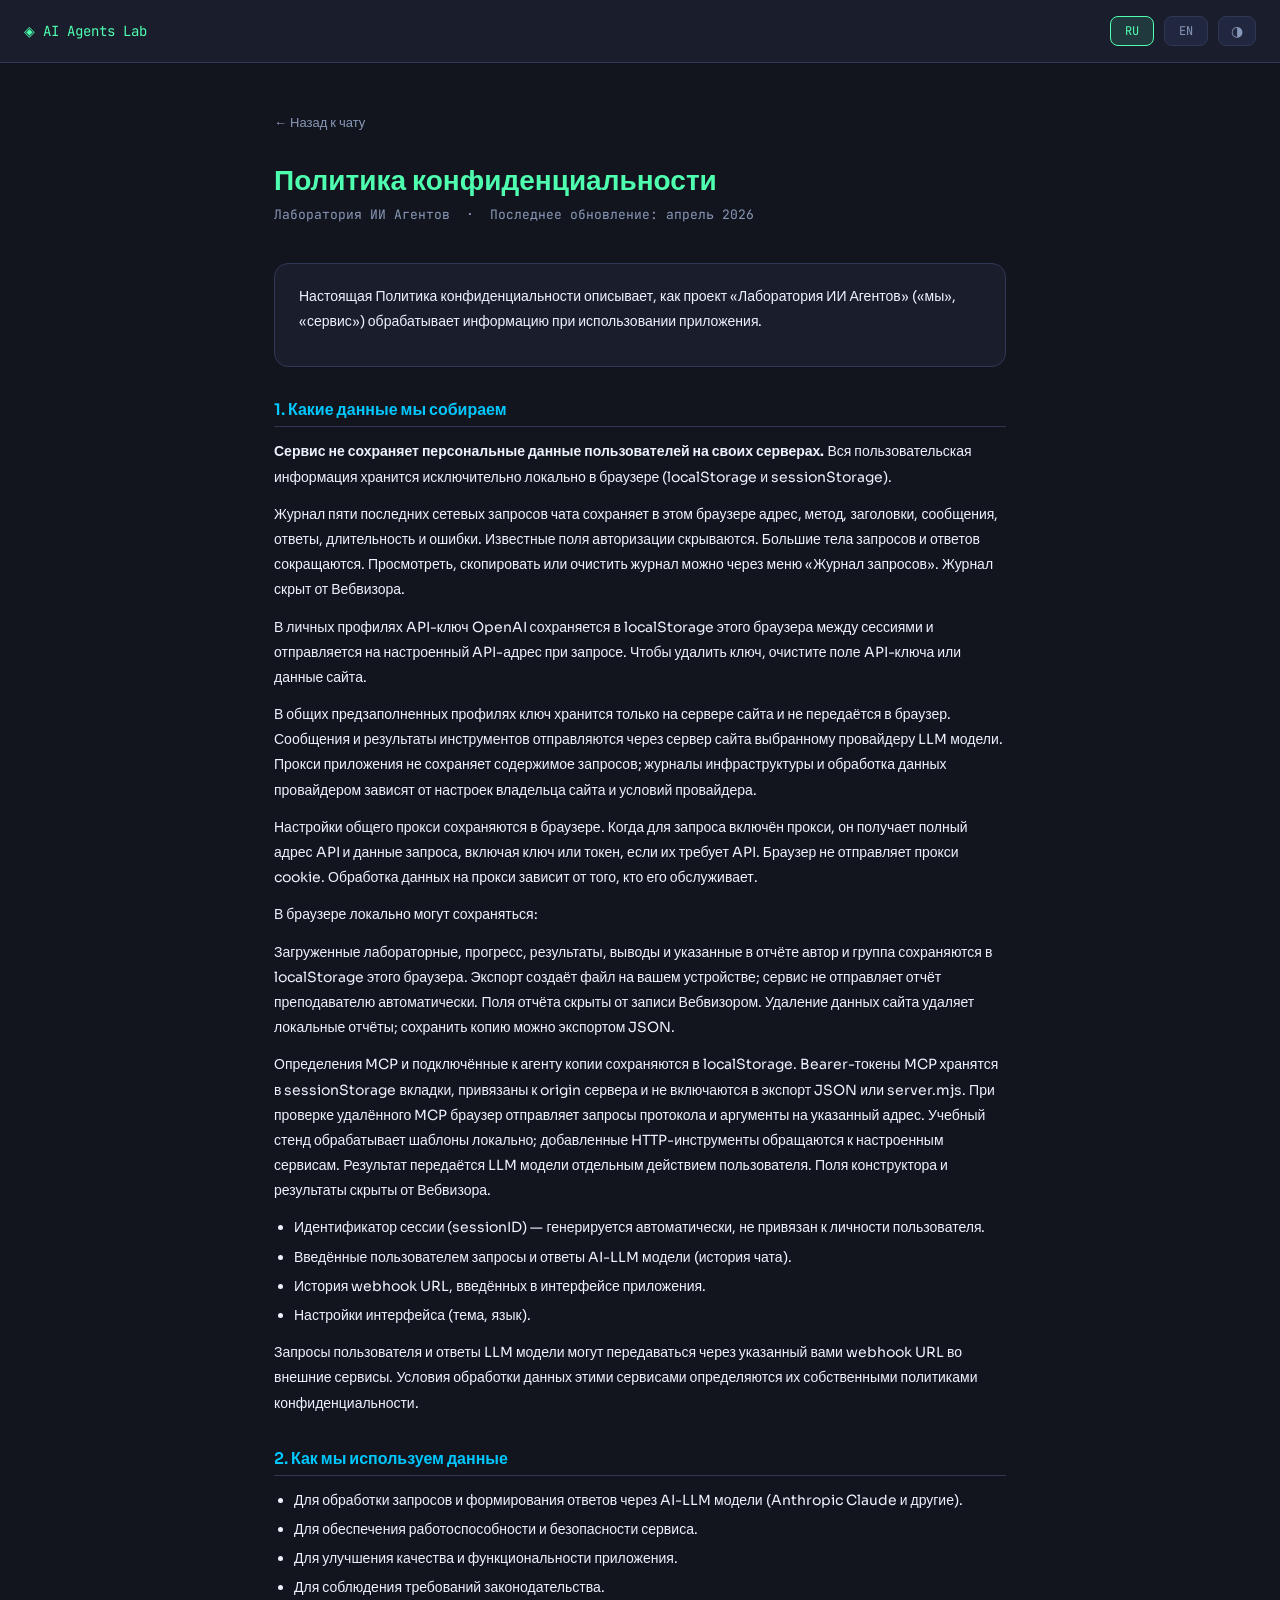
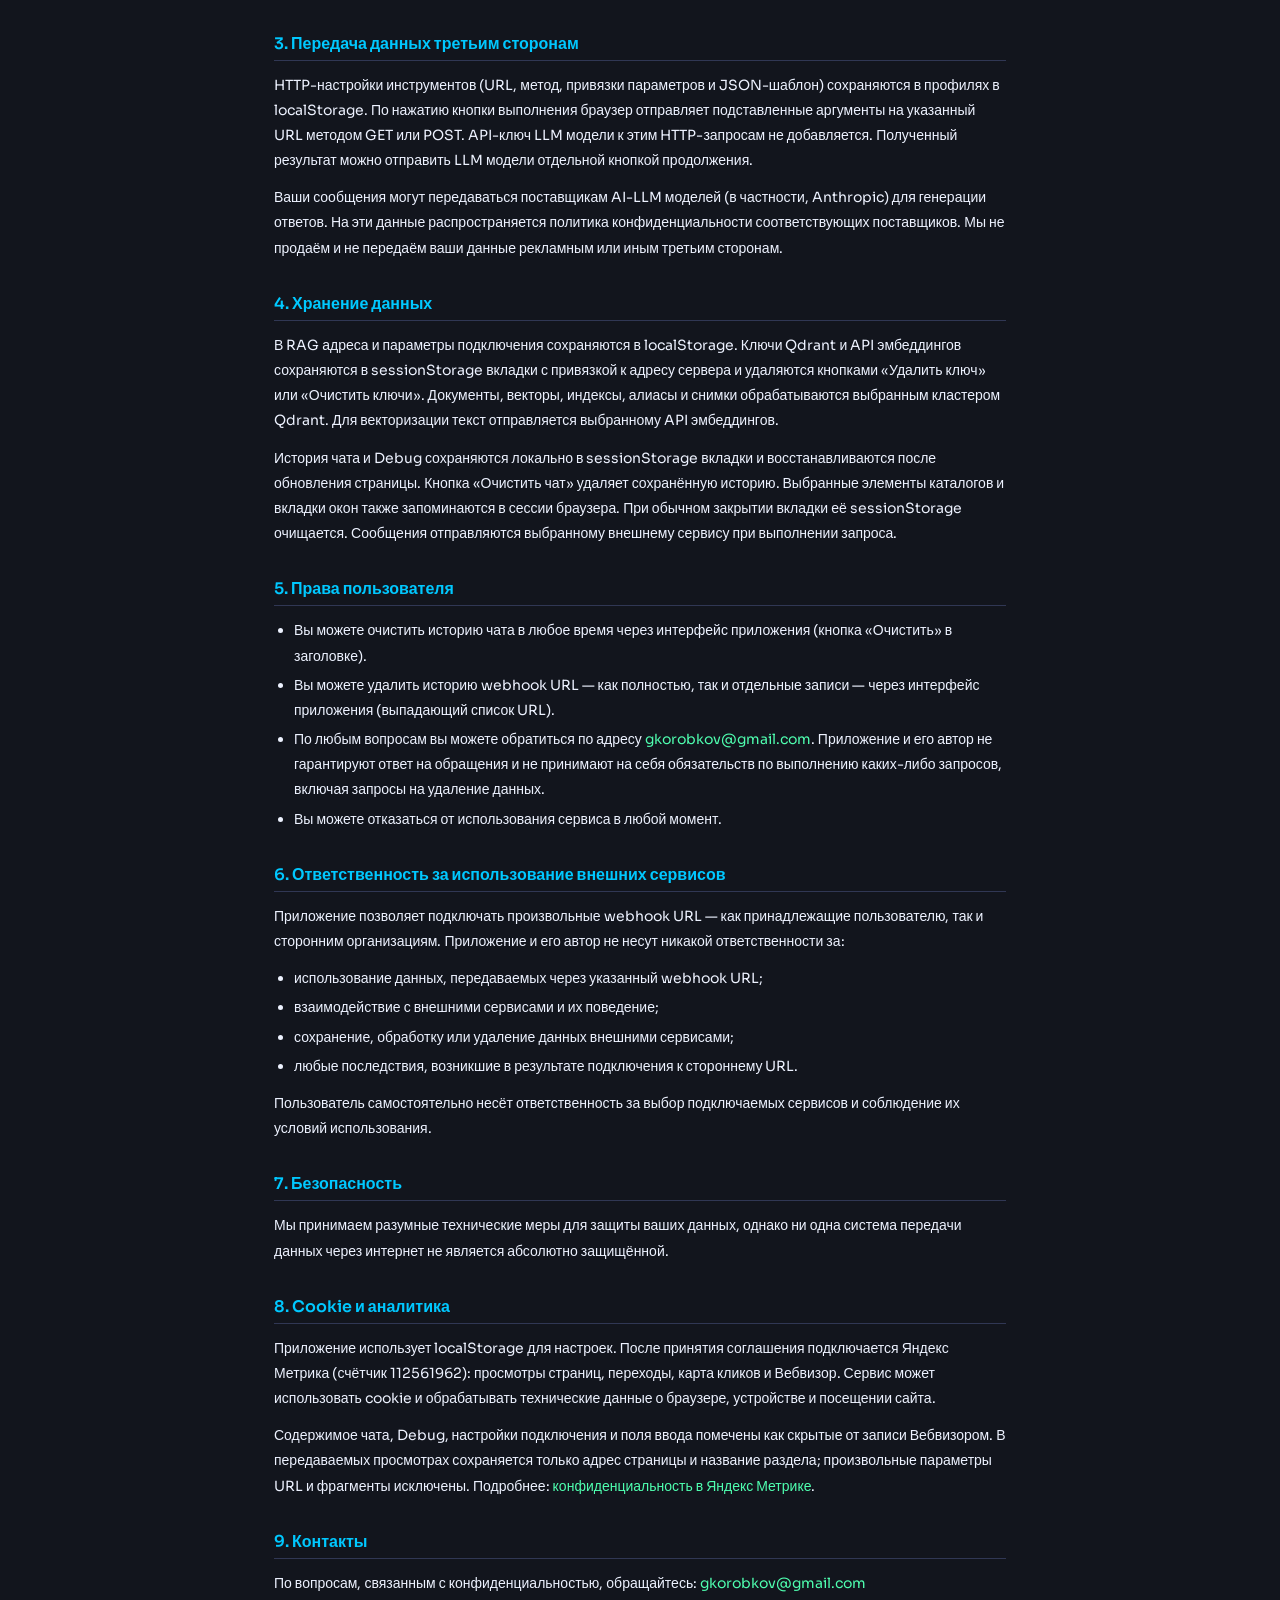
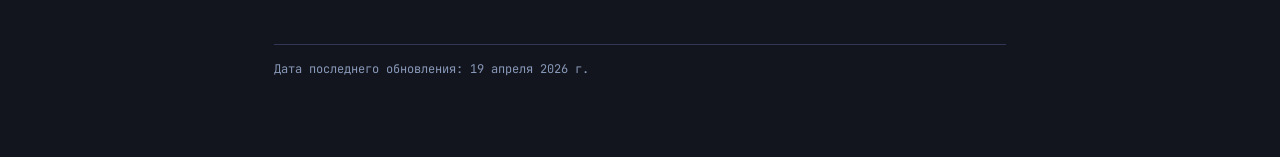
<file: ui/privacy-policy.html>
<!DOCTYPE html>
<html lang="ru" data-theme="dark">
<head>
<meta charset="UTF-8">
<meta name="viewport" content="width=device-width, initial-scale=1.0">
<title>Privacy Policy / Политика конфиденциальности — AI Agents Lab</title>
<link rel="preconnect" href="https://fonts.googleapis.com">
<link href="https://fonts.googleapis.com/css2?family=JetBrains+Mono:wght@300;400;500;600&family=Sora:wght@300;400;600&display=swap" rel="stylesheet">
<style>
  :root {
    --bg: #12151d;
    --surface: #1a1e2c;
    --surface2: #222740;
    --border: #303754;
    --accent: #4fffb0;
    --accent2: #00c8ff;
    --accent-dim: rgba(79,255,176,0.12);
    --text: #edf2ff;
    --text-muted: #8898b8;
    --font-mono: 'JetBrains Mono', monospace;
    --font-ui: 'Sora', sans-serif;
    --radius: 14px;
    --shadow: rgba(0,0,0,0.4);
  }
  html[data-theme="light"] {
    --bg: #eef1f9;
    --surface: #ffffff;
    --surface2: #f2f5fc;
    --border: #c4cfea;
    --accent: #00a86b;
    --accent2: #0090c8;
    --accent-dim: rgba(0,168,107,0.1);
    --text: #1a2033;
    --text-muted: #6b7a99;
    --shadow: rgba(0,0,0,0.1);
  }
  * { box-sizing: border-box; margin: 0; padding: 0; }
  body {
    background: var(--bg);
    color: var(--text);
    font-family: var(--font-ui);
    min-height: 100vh;
    transition: background 0.3s, color 0.3s;
  }
  header {
    background: var(--surface);
    border-bottom: 1px solid var(--border);
    padding: 16px 24px;
    display: flex;
    align-items: center;
    justify-content: space-between;
    position: sticky;
    top: 0;
    z-index: 10;
  }
  .logo {
    font-family: var(--font-mono);
    font-size: 14px;
    color: var(--accent);
    text-decoration: none;
  }
  .controls {
    display: flex;
    gap: 10px;
    align-items: center;
  }
  .lang-btn {
    background: var(--surface2);
    border: 1px solid var(--border);
    color: var(--text-muted);
    border-radius: 8px;
    padding: 6px 14px;
    font-size: 12px;
    font-family: var(--font-mono);
    cursor: pointer;
    transition: all 0.2s;
  }
  .lang-btn.active {
    border-color: var(--accent);
    color: var(--accent);
    background: var(--accent-dim);
  }
  .theme-btn {
    background: var(--surface2);
    border: 1px solid var(--border);
    color: var(--text-muted);
    border-radius: 8px;
    padding: 6px 12px;
    font-size: 14px;
    cursor: pointer;
    transition: all 0.2s;
  }
  .theme-btn:hover { border-color: var(--accent2); color: var(--accent2); }
  main {
    max-width: 780px;
    margin: 0 auto;
    padding: 48px 24px 80px;
  }
  .page { display: none; }
  .page.active { display: block; }
  h1 {
    font-size: 28px;
    font-weight: 600;
    color: var(--accent);
    margin-bottom: 8px;
  }
  .subtitle {
    font-size: 13px;
    color: var(--text-muted);
    font-family: var(--font-mono);
    margin-bottom: 40px;
  }
  h2 {
    font-size: 16px;
    font-weight: 600;
    color: var(--accent2);
    margin: 32px 0 12px;
    padding-bottom: 6px;
    border-bottom: 1px solid var(--border);
  }
  p {
    font-size: 14px;
    line-height: 1.8;
    color: var(--text);
    margin-bottom: 12px;
  }
  ul {
    margin: 8px 0 12px 20px;
    font-size: 14px;
    line-height: 1.8;
    color: var(--text);
  }
  li { margin-bottom: 4px; }
  a { color: var(--accent); text-decoration: none; }
  a:hover { text-decoration: underline; }
  .card {
    background: var(--surface);
    border: 1px solid var(--border);
    border-radius: var(--radius);
    padding: 20px 24px;
    margin-bottom: 16px;
  }
  .updated {
    font-size: 12px;
    font-family: var(--font-mono);
    color: var(--text-muted);
    margin-top: 48px;
    padding-top: 16px;
    border-top: 1px solid var(--border);
  }
  .back-link {
    display: inline-flex;
    align-items: center;
    gap: 6px;
    font-size: 13px;
    color: var(--text-muted);
    text-decoration: none;
    margin-bottom: 32px;
    transition: color 0.2s;
  }
  .back-link:hover { color: var(--accent); text-decoration: none; }
</style>
<!-- Yandex.Metrika 112561962: consent-aware loader -->
<script src="metrika.js?v=1.6.5" defer></script>
  <link rel="stylesheet" href="scrollbars.css?v=1.6.5">
</head>
<body>
<header>
  <a href="index.html" class="logo">◈ AI Agents Lab</a>
  <div class="controls">
    <button class="lang-btn active" id="btn-ru" onclick="setLang('ru')">RU</button>
    <button class="lang-btn" id="btn-en" onclick="setLang('en')">EN</button>
    <button class="theme-btn" onclick="toggleTheme()" title="Toggle theme">◑</button>
  </div>
</header>

<main>

<!-- RUSSIAN -->
<div class="page active" id="page-ru">
  <a href="index.html" class="back-link">← Назад к чату</a>
  <h1>Политика конфиденциальности</h1>
  <div class="subtitle">Лаборатория ИИ Агентов &nbsp;·&nbsp; Последнее обновление: апрель 2026</div>

  <div class="card">
    <p>Настоящая Политика конфиденциальности описывает, как проект «Лаборатория ИИ Агентов» («мы», «сервис») обрабатывает информацию при использовании приложения.</p>
  </div>

  <h2>1. Какие данные мы собираем</h2>
  <p><strong>Сервис не сохраняет персональные данные пользователей на своих серверах.</strong> Вся пользовательская информация хранится исключительно локально в браузере (localStorage и sessionStorage).</p>
  <p>Журнал пяти последних сетевых запросов чата сохраняет в этом браузере адрес, метод, заголовки, сообщения, ответы, длительность и ошибки. Известные поля авторизации скрываются. Большие тела запросов и ответов сокращаются. Просмотреть, скопировать или очистить журнал можно через меню «Журнал запросов». Журнал скрыт от Вебвизора.</p>
  <p>В личных профилях API-ключ OpenAI сохраняется в localStorage этого браузера между сессиями и отправляется на настроенный API-адрес при запросе. Чтобы удалить ключ, очистите поле API-ключа или данные сайта.</p>
  <p>В общих предзаполненных профилях ключ хранится только на сервере сайта и не передаётся в браузер. Сообщения и результаты инструментов отправляются через сервер сайта выбранному провайдеру LLM модели. Прокси приложения не сохраняет содержимое запросов; журналы инфраструктуры и обработка данных провайдером зависят от настроек владельца сайта и условий провайдера.</p>
  <p>Настройки общего прокси сохраняются в браузере. Когда для запроса включён прокси, он получает полный адрес API и данные запроса, включая ключ или токен, если их требует API. Браузер не отправляет прокси cookie. Обработка данных на прокси зависит от того, кто его обслуживает.</p>
  <p>В браузере локально могут сохраняться:</p>
  <p>Загруженные лабораторные, прогресс, результаты, выводы и указанные в отчёте автор и группа сохраняются в localStorage этого браузера. Экспорт создаёт файл на вашем устройстве; сервис не отправляет отчёт преподавателю автоматически. Поля отчёта скрыты от записи Вебвизором. Удаление данных сайта удаляет локальные отчёты; сохранить копию можно экспортом JSON.</p>
  <p>Определения MCP и подключённые к агенту копии сохраняются в localStorage. Bearer-токены MCP хранятся в sessionStorage вкладки, привязаны к origin сервера и не включаются в экспорт JSON или server.mjs. При проверке удалённого MCP браузер отправляет запросы протокола и аргументы на указанный адрес. Учебный стенд обрабатывает шаблоны локально; добавленные HTTP-инструменты обращаются к настроенным сервисам. Результат передаётся LLM модели отдельным действием пользователя. Поля конструктора и результаты скрыты от Вебвизора.</p>
  <ul>
    <li>Идентификатор сессии (sessionID) — генерируется автоматически, не привязан к личности пользователя.</li>
    <li>Введённые пользователем запросы и ответы AI-LLM модели (история чата).</li>
    <li>История webhook URL, введённых в интерфейсе приложения.</li>
    <li>Настройки интерфейса (тема, язык).</li>
  </ul>
  <p>Запросы пользователя и ответы LLM модели могут передаваться через указанный вами webhook URL во внешние сервисы. Условия обработки данных этими сервисами определяются их собственными политиками конфиденциальности.</p>

  <h2>2. Как мы используем данные</h2>
  <ul>
    <li>Для обработки запросов и формирования ответов через AI-LLM модели (Anthropic Claude и другие).</li>
    <li>Для обеспечения работоспособности и безопасности сервиса.</li>
    <li>Для улучшения качества и функциональности приложения.</li>
    <li>Для соблюдения требований законодательства.</li>
  </ul>

  <h2>3. Передача данных третьим сторонам</h2>
  <p>HTTP-настройки инструментов (URL, метод, привязки параметров и JSON-шаблон) сохраняются в профилях в localStorage. По нажатию кнопки выполнения браузер отправляет подставленные аргументы на указанный URL методом GET или POST. API-ключ LLM модели к этим HTTP-запросам не добавляется. Полученный результат можно отправить LLM модели отдельной кнопкой продолжения.</p>
  <p>Ваши сообщения могут передаваться поставщикам AI-LLM моделей (в частности, Anthropic) для генерации ответов. На эти данные распространяется политика конфиденциальности соответствующих поставщиков. Мы не продаём и не передаём ваши данные рекламным или иным третьим сторонам.</p>

  <h2>4. Хранение данных</h2>
  <p>В RAG адреса и параметры подключения сохраняются в localStorage. Ключи Qdrant и API эмбеддингов сохраняются в sessionStorage вкладки с привязкой к адресу сервера и удаляются кнопками «Удалить ключ» или «Очистить ключи». Документы, векторы, индексы, алиасы и снимки обрабатываются выбранным кластером Qdrant. Для векторизации текст отправляется выбранному API эмбеддингов.</p>
  <p>История чата и Debug сохраняются локально в sessionStorage вкладки и восстанавливаются после обновления страницы. Кнопка «Очистить чат» удаляет сохранённую историю. Выбранные элементы каталогов и вкладки окон также запоминаются в сессии браузера. При обычном закрытии вкладки её sessionStorage очищается. Сообщения отправляются выбранному внешнему сервису при выполнении запроса.</p>

  <h2>5. Права пользователя</h2>
  <ul>
    <li>Вы можете очистить историю чата в любое время через интерфейс приложения (кнопка «Очистить» в заголовке).</li>
    <li>Вы можете удалить историю webhook URL — как полностью, так и отдельные записи — через интерфейс приложения (выпадающий список URL).</li>
    <li>По любым вопросам вы можете обратиться по адресу <a href="mailto:gkorobkov@gmail.com">gkorobkov@gmail.com</a>. Приложение и его автор не гарантируют ответ на обращения и не принимают на себя обязательств по выполнению каких-либо запросов, включая запросы на удаление данных.</li>
    <li>Вы можете отказаться от использования сервиса в любой момент.</li>
  </ul>

  <h2>6. Ответственность за использование внешних сервисов</h2>
  <p>Приложение позволяет подключать произвольные webhook URL — как принадлежащие пользователю, так и сторонним организациям. Приложение и его автор не несут никакой ответственности за:</p>
  <ul>
    <li>использование данных, передаваемых через указанный webhook URL;</li>
    <li>взаимодействие с внешними сервисами и их поведение;</li>
    <li>сохранение, обработку или удаление данных внешними сервисами;</li>
    <li>любые последствия, возникшие в результате подключения к стороннему URL.</li>
  </ul>
  <p>Пользователь самостоятельно несёт ответственность за выбор подключаемых сервисов и соблюдение их условий использования.</p>

  <h2>7. Безопасность</h2>
  <p>Мы принимаем разумные технические меры для защиты ваших данных, однако ни одна система передачи данных через интернет не является абсолютно защищённой.</p>

  <h2>8. Cookie и аналитика</h2>
  <p>Приложение использует localStorage для настроек. После принятия соглашения подключается Яндекс Метрика (счётчик 112561962): просмотры страниц, переходы, карта кликов и Вебвизор. Сервис может использовать cookie и обрабатывать технические данные о браузере, устройстве и посещении сайта.</p>
  <p>Содержимое чата, Debug, настройки подключения и поля ввода помечены как скрытые от записи Вебвизором. В передаваемых просмотрах сохраняется только адрес страницы и название раздела; произвольные параметры URL и фрагменты исключены. Подробнее: <a href="https://yandex.ru/support/metrica/ru/general/confidential-data">конфиденциальность в Яндекс Метрике</a>.</p>

  <h2>9. Контакты</h2>
  <p>По вопросам, связанным с конфиденциальностью, обращайтесь: <a href="mailto:gkorobkov@gmail.com">gkorobkov@gmail.com</a></p>

  <div class="updated">Дата последнего обновления: 19 апреля 2026 г.</div>
</div>

<!-- ENGLISH -->
<div class="page" id="page-en">
  <a href="index.html" class="back-link">← Back to Chat</a>
  <h1>Privacy Policy</h1>
  <div class="subtitle">AI Agents Lab &nbsp;·&nbsp; Last updated: April 2026</div>

  <div class="card">
    <p>This Privacy Policy describes how AI Agents Lab ("we", "the service") handles information when you use the application.</p>
  </div>

  <h2>1. Data We Collect</h2>
  <p>For personal profiles, the OpenAI API key is saved in this browser's localStorage between sessions and sent to your configured API endpoint with requests. Clear the API key field or site data to remove it.</p>
  <p>Shared preset credentials are stored only on the website server and are never sent to the browser. Messages and tool results pass through the website server to the model provider. The application proxy does not persist request content; infrastructure logs and provider processing depend on the site owner's configuration and the provider's terms.</p>
  <p><strong>The service does not store personal data on its servers.</strong> All user information is stored exclusively in the browser's localStorage and sessionStorage.</p>
  <p>The last five chat network requests are logged locally in this browser, including URL, method, headers, messages, responses, duration and errors. Known authorization fields are redacted. Large request and response bodies are truncated. Use Request log in the menu to inspect, copy or clear these records. The log is hidden from Session Replay.</p>
  <p>Imported labs, progress, results, conclusions, and the author and group entered in reports are saved in this browser's localStorage. Export creates a file on your device; the service does not automatically send reports to an instructor. Report fields are hidden from Session Replay. Clearing site data deletes local reports; export JSON to keep a copy.</p>
  <p>MCP definitions and agent snapshots are stored in localStorage. MCP bearer tokens are stored in this tab's sessionStorage, bound to the server origin, and omitted from JSON and server.mjs exports. Remote MCP checks send protocol requests and arguments to the configured endpoint. The browser workshop handles templates locally; HTTP tools contact their configured services. Sending results to the model is a separate user action. Constructor fields and results are hidden from Session Replay.</p>
  <p>Shared proxy settings are saved in the browser. When enabled for a request, the proxy receives the full API URL and request data, including any key or token required by the API. The browser omits cookies on proxy requests. The proxy operator determines how the proxy handles this data.</p>
  <p>The following data may be stored locally in the browser:</p>
  <ul>
    <li>Session ID (sessionID) — generated automatically, not linked to the user's identity.</li>
    <li>User queries and AI model responses (chat history).</li>
    <li>History of webhook URLs entered in the application interface.</li>
    <li>Interface preferences (theme, language).</li>
  </ul>
  <p>User queries and model responses may be transmitted through the webhook URL you specify to external services. How those services handle your data is governed by their own privacy policies.</p>

  <h2>2. How We Use Data</h2>
  <ul>
    <li>To process requests and generate responses via AI models (Anthropic Claude and others).</li>
    <li>To ensure the reliability and security of the service.</li>
    <li>To improve the quality and functionality of the application.</li>
    <li>To comply with legal requirements.</li>
  </ul>

  <h2>3. Sharing Data with Third Parties</h2>
  <p>Tool HTTP settings (URL, method, parameter mappings, and JSON template) are stored in profiles in localStorage. Clicking Run sends the substituted arguments from your browser to the configured URL using GET or POST. The model API key is not added to these HTTP requests. The received result can be sent to the model with the separate Continue button.</p>
  <p>Your messages may be forwarded to AI model providers (in particular, Anthropic) in order to generate responses. These data are subject to the respective providers' privacy policies. We do not sell or share your data with advertisers or other third parties.</p>

  <h2>4. Data Retention</h2>
  <p>RAG connection addresses and parameters are saved in localStorage. Qdrant and embedding API keys are saved in the tab's sessionStorage, bound to the server origin, and removed using Delete key or Clear keys. Documents, vectors, indexes, aliases and snapshots are processed by the selected Qdrant cluster. Text is sent to the selected embedding API for vectorization.</p>
  <p>Chat history and Debug are saved locally in the tab's sessionStorage and restored after reload. Clear chat removes the saved transcript. Selected catalog entries and window tabs are also remembered in the browser session. Closing the tab normally clears its sessionStorage. Messages are sent to the selected external service when a request is made.</p>

  <h2>5. Your Rights</h2>
  <ul>
    <li>You may clear your chat history at any time through the application interface (the "Clear" button in the header).</li>
    <li>You may delete webhook URL history — in full or individual entries — through the application interface (the URL dropdown).</li>
    <li>For any questions you may contact <a href="mailto:gkorobkov@gmail.com">gkorobkov@gmail.com</a>. The application and its author do not guarantee a response and do not commit to fulfilling any requests, including requests for data deletion.</li>
    <li>You may stop using the service at any time.</li>
  </ul>

  <h2>6. Liability for External Services</h2>
  <p>The application allows connecting arbitrary webhook URLs — owned by the user or by third parties. The application and its author accept no liability for:</p>
  <ul>
    <li>how data transmitted through a webhook URL is used;</li>
    <li>interaction with external services and their behavior;</li>
    <li>storage, processing, or deletion of data by external services;</li>
    <li>any consequences arising from connecting to a third-party URL.</li>
  </ul>
  <p>The user is solely responsible for the choice of connected services and compliance with their terms of use.</p>

  <h2>7. Security</h2>
  <p>We take reasonable technical measures to protect your data; however, no data transmission system over the internet is completely secure.</p>

  <h2>8. Cookies and analytics</h2>
  <p>The application uses localStorage for preferences. After the agreement is accepted, Yandex Metrica (tag 112561962) collects page views, navigation, click maps and Session Replay. The service may use cookies and process technical information about the browser, device and site visit.</p>
  <p>Chat content, Debug, connection settings and input fields are marked as hidden from Session Replay. Pageview URLs retain only the page address and section name; arbitrary query parameters and fragments are excluded. See <a href="https://yandex.ru/support/metrica/en/general/confidential-data">Yandex Metrica privacy information</a>.</p>

  <h2>9. Contact</h2>
  <p>For privacy-related inquiries, contact: <a href="mailto:gkorobkov@gmail.com">gkorobkov@gmail.com</a></p>

  <div class="updated">Last updated: April 19, 2026</div>
</div>

</main>

<script>
  function setLang(lang) {
    document.getElementById('page-ru').classList.toggle('active', lang === 'ru');
    document.getElementById('page-en').classList.toggle('active', lang === 'en');
    document.getElementById('btn-ru').classList.toggle('active', lang === 'ru');
    document.getElementById('btn-en').classList.toggle('active', lang === 'en');
    document.documentElement.lang = lang;
  }
  function toggleTheme() {
    const html = document.documentElement;
    html.setAttribute('data-theme', html.getAttribute('data-theme') === 'dark' ? 'light' : 'dark');
  }
</script>
</body>
</html>
</file>
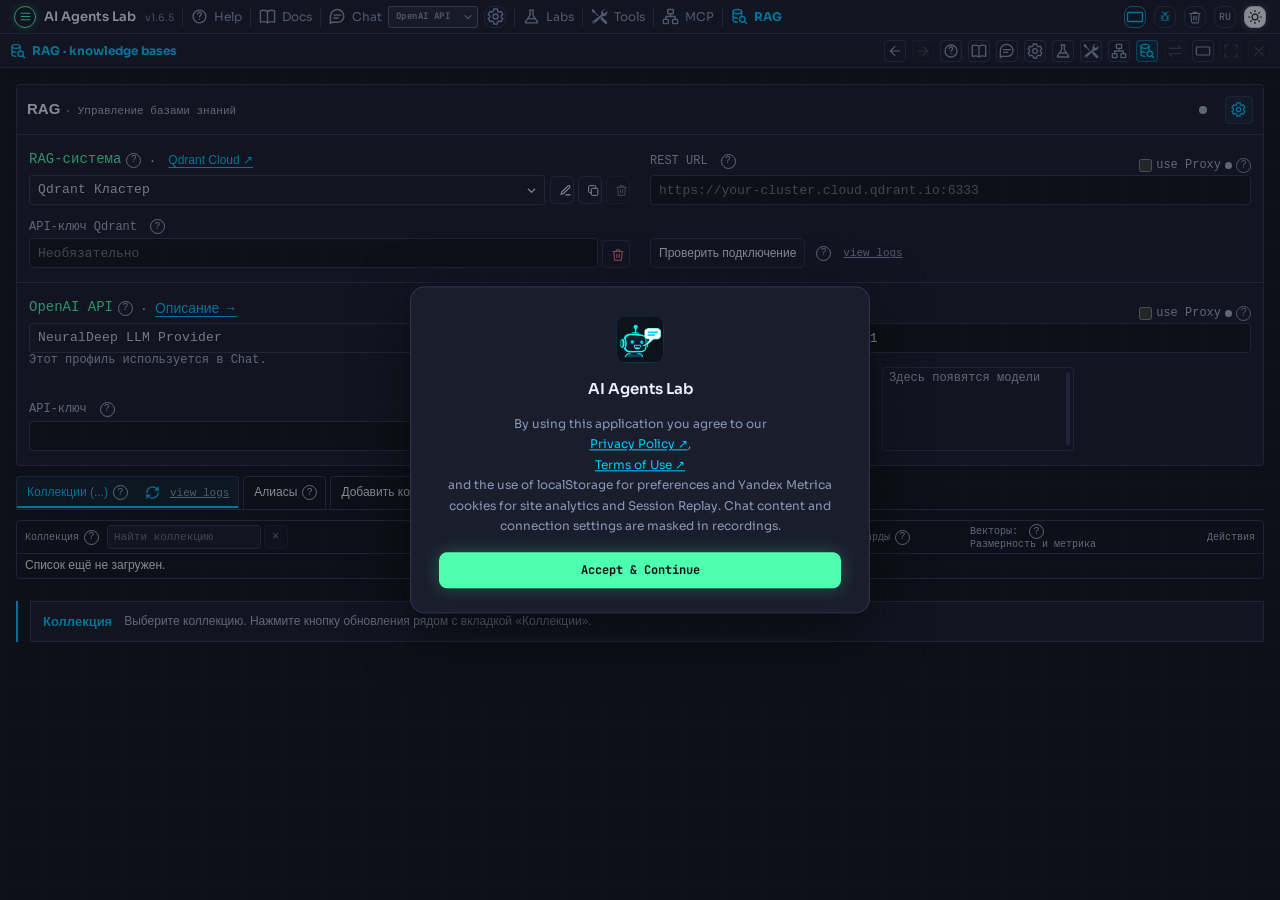
<file: ui/rag.html>
<!DOCTYPE html>
<html lang="ru" data-theme="dark">
<head>
  <meta charset="UTF-8">
  <meta name="viewport" content="width=device-width, initial-scale=1.0">
  <title>RAG · базы знаний — AI Agents Lab</title>
  <script>if (window === window.parent) location.replace('./?page=rag');</script>
  <link rel="stylesheet" href="tools-page.css?v=1.6.5">
  <link rel="stylesheet" href="rag-page.css?v=1.6.5">
  <link rel="stylesheet" href="compact-select.css?v=1.6.5">
  <link rel="stylesheet" href="provider-panels.css?v=1.6.5">
  <link rel="stylesheet" href="model-picker.css?v=1.6.5">
  <link rel="stylesheet" href="field-help.css?v=1.6.5">
  <link rel="stylesheet" href="local_proxy_controls.css?v=1.6.5">
  <link rel="stylesheet" href="scrollbars.css?v=1.6.5">
  <link rel="stylesheet" href="credential-fields.css?v=1.6.5">
  <script src="app-content.js?v=1.6.5"></script>
  <script src="field-help.js?v=1.6.5" defer></script>
  <script src="local_proxy_transport.js?v=1.6.5" defer></script>
  <script src="local_proxy_controls.js?v=1.6.5" defer></script>
  <script src="model-picker.js?v=1.6.5" defer></script>
  <link rel="stylesheet" href="json-viewer.css?v=1.6.5">
  <script src="json-viewer.js?v=1.6.5" defer></script>
  <script src="http-debug.js?v=1.6.5" defer></script>
  <link rel="stylesheet" href="http-debug.css?v=1.6.5">
  <script src="rag-page.js?v=1.6.5" defer></script>
  <script src="compact-select.js?v=1.6.5" defer></script>
  <script src="provider-panel.js?v=1.6.5" defer></script>
  <script src="rag-console.js?v=1.6.5" defer></script>
  <script src="rag-profiles.js?v=1.6.5" defer></script>
  <script src="rag-field-help.js?v=1.6.5" defer></script>
</head>
<body>
  <header><a href="./?page=rag">AI Agents Lab · RAG →</a></header>
  <main class="rag-layout">
    <div class="rag-heading"><div><div class="eyebrow">БАЗЫ ЗНАНИЙ</div><h1>RAG <span>· Документы и векторный поиск</span></h1></div><span class="rag-badge">Qdrant × NeuralDeep</span></div>
    <p class="hint rag-intro">Текст → эмбеддинг NeuralDeep → коллекция Qdrant. Хранение и CRUD выполняет Qdrant, векторизацию — NeuralDeep.</p>
    <div id="rag-status" role="status" aria-live="polite"></div>
    <fieldset id="rag-workbench">
      <div class="rag-columns">
        <aside>
          <details class="rag-connection" open>
            <summary>01 · Подключение и векторизация</summary>
            <label>RAG-система<select id="rag-provider"><option value="qdrant">Qdrant</option></select></label>
            <label>REST URL<input id="rag-qdrant-url" type="url" placeholder="https://your-cluster.cloud.qdrant.io:6333" autocomplete="off" spellcheck="false"></label>
            <label>API-ключ Qdrant<input id="rag-qdrant-key" type="text" placeholder="Необязательно" class="credential-input ym-disable-keys ym-hide-content" autocomplete="off" spellcheck="false" data-lpignore="true" data-1p-ignore data-bwignore="true"></label>
            <label class="rag-embedding-provider"><span>Провайдер OpenAI API</span><select id="rag-embedding-provider"><option value="">Custom</option></select></label>
            <label>REST URL<input id="rag-neuraldeep-url" type="url" autocomplete="off" spellcheck="false"></label>
            <label>API-ключ<input id="rag-neuraldeep-key" type="text" class="credential-input ym-disable-keys ym-hide-content" autocomplete="off" spellcheck="false" data-lpignore="true" data-1p-ignore data-bwignore="true"></label>
            <span id="rag-embedding-status" role="status"></span>
            <label>Размерность<input id="rag-dimensions" type="number" min="1" step="1"></label>
            <a id="rag-qdrant-cloud" href="https://cloud.qdrant.io/" target="_blank" rel="noopener noreferrer">Qdrant Cloud ↗</a>
          </details>
          <section>
            <h2>02 · Коллекция</h2>
            <label>Имя коллекции<input id="rag-collection" list="rag-collections" placeholder="Выберите или введите имя" autocomplete="off" spellcheck="false"></label><datalist id="rag-collections"></datalist>
            <div class="actions"><button id="rag-connect" type="button">Получить коллекции</button><button id="rag-create-collection" type="button">Создать коллекцию</button></div>
            <p class="hint">Новая коллекция использует выбранную размерность и метрику Cosine. Для существующей коллекции выберите ту же модель, которой индексировали документы.</p>
          </section>
        </aside>
        <div class="rag-workspace">
          <section class="rag-editor ym-hide-content">
            <div class="rag-lookup-row">
              <label>ID документа<input id="rag-id" autocomplete="off" placeholder="UUID или целое число" spellcheck="false"></label>
              <div class="actions"><button id="rag-read" type="button">Найти по ID</button><button id="rag-clear-id" type="button">Очистить</button></div>
            </div>
            <div id="rag-edit-document" hidden>
            <label>Текст документа<textarea id="rag-text" rows="5" placeholder="Текст для базы знаний"></textarea></label>
            <label class="rag-optional-document">Метаданные (JSON)<textarea id="rag-metadata" class="code" rows="3" spellcheck="false"></textarea></label>
            <div class="actions rag-editor-actions"><button id="rag-update" type="button" class="primary">Сохранить изменения</button><button id="rag-delete" type="button" class="danger">Удалить документ</button></div>
            </div>
          </section>
          <section id="rag-add-files">
            <div class="rag-file-row">
              <input id="rag-files" type="file" multiple hidden aria-describedby="rag-files-hint">
              <button id="rag-pick-files" type="button" aria-describedby="rag-files-hint">Выбрать файлы</button>
              <div id="rag-file-list" class="hint ym-hide-content" aria-live="polite">Файлы не выбраны.</div>
            </div>
            <p class="hint" id="rag-files-hint"></p>
            <div class="actions"><button id="rag-upload" type="button" class="primary">Загрузить в коллекцию</button><button id="rag-clear-files" type="button">Очистить список</button></div>
            <p class="hint">Каждый фрагмент получает UUID и метаданные об исходном файле. Повторный импорт создаёт новые записи.</p>
          </section>
          <section>
            <button id="rag-browse" type="button" class="small" aria-label="Обновить документы">Обновить документы</button>
            <p id="rag-records-notice" class="hint" role="status"></p>
            <div id="rag-records" class="rag-records ym-hide-content"><p class="hint">Документы ещё не загружены.</p></div>
            <div class="actions rag-document-pagination">
              <button id="rag-prev" type="button" class="small" hidden>← Предыдущая</button>
              <button id="rag-next" type="button" class="small" hidden>Следующая →</button>
            </div>
          </section>
          <section class="ym-hide-content">
            <div class="rag-search-form">
              <label>Поисковый запрос<textarea id="rag-query" rows="2" placeholder="Что найти в коллекции?"></textarea></label>
              <div class="rag-search-actions"><label>Top K<input id="rag-top-k" type="number" min="1" max="100" step="1"></label><button id="rag-search" type="button" class="primary">Найти по смыслу</button><button id="rag-clear-search" type="button">Очистить</button></div>
            </div>
            <div id="rag-results" class="rag-records" hidden></div>
          </section>
        </div>
        <section id="rag-create-document" class="ym-hide-content">
          <label>Текст документа<textarea id="rag-new-text" rows="5" placeholder="Текст для базы знаний"></textarea></label>
          <label class="rag-optional-document">Метаданные JSON (необязательно)<textarea id="rag-new-metadata" class="code" rows="3" spellcheck="false"></textarea></label>
          <div class="actions"><button id="rag-create" type="button" class="primary">Создать документ</button></div>
        </section>
      </div>
    </fieldset>
  </main>
</body>
</html>
</file>
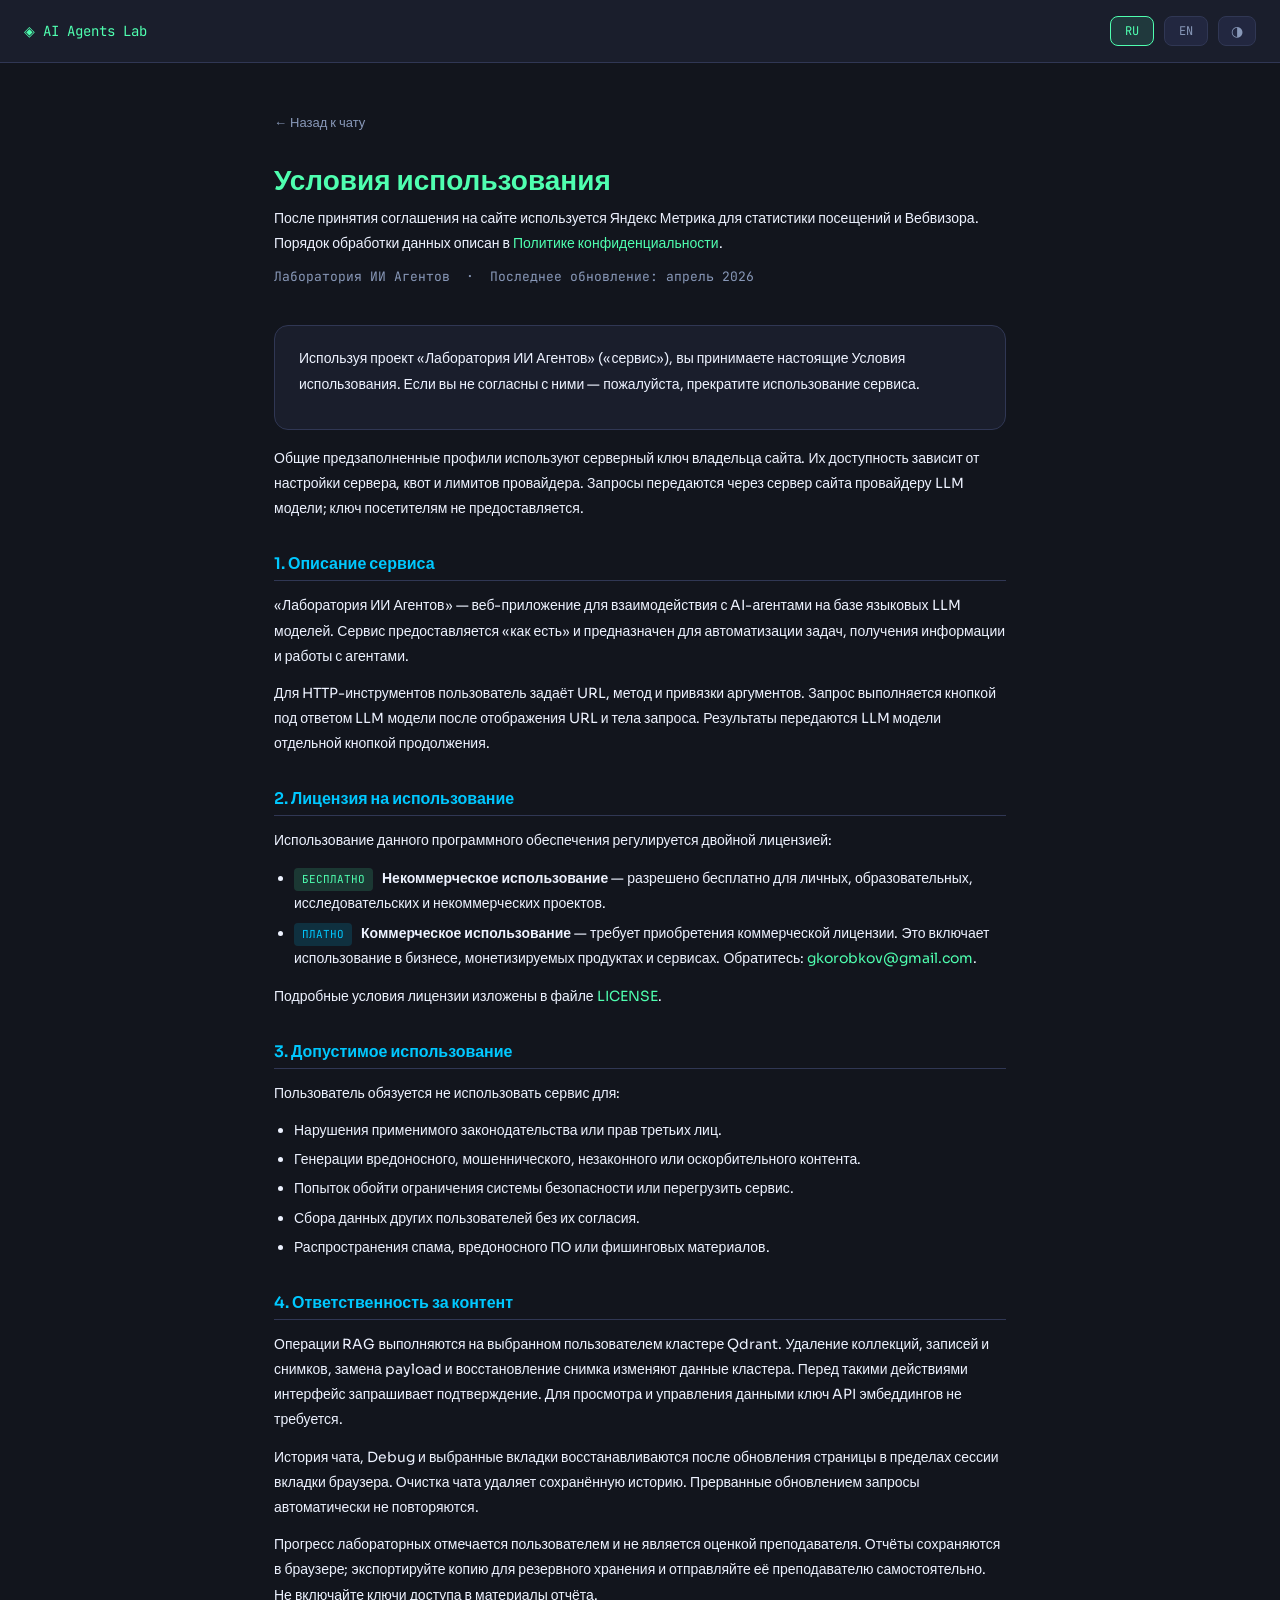
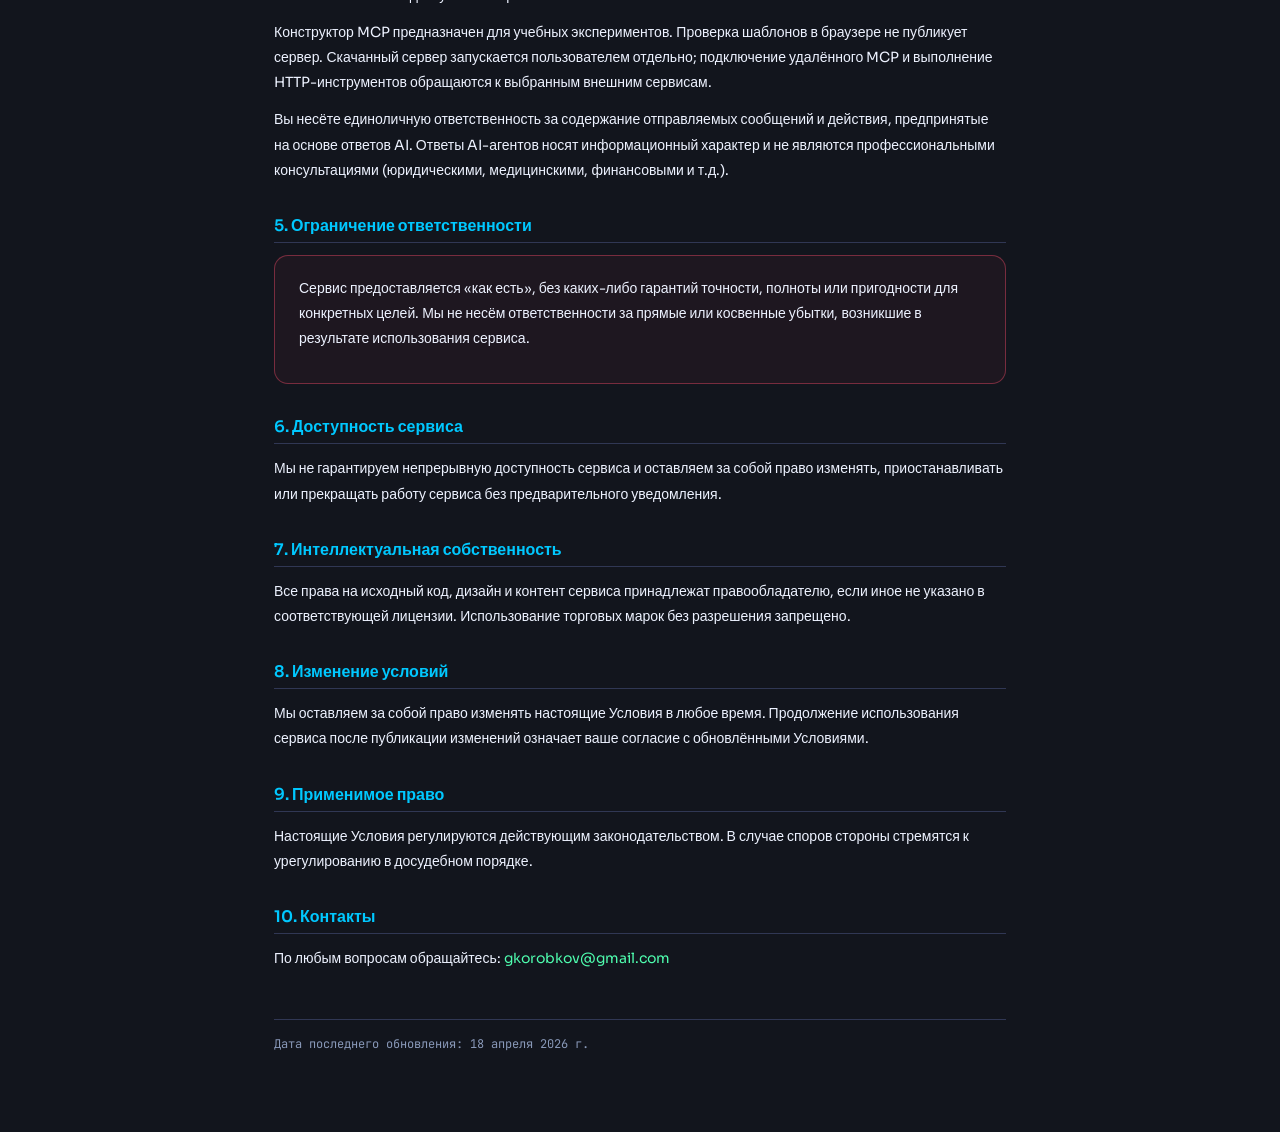
<file: ui/terms.html>
<!DOCTYPE html>
<html lang="ru" data-theme="dark">
<head>
<meta charset="UTF-8">
<meta name="viewport" content="width=device-width, initial-scale=1.0">
<title>Terms of Use / Условия использования — AI Agents Lab</title>
<link rel="preconnect" href="https://fonts.googleapis.com">
<link href="https://fonts.googleapis.com/css2?family=JetBrains+Mono:wght@300;400;500;600&family=Sora:wght@300;400;600&display=swap" rel="stylesheet">
<style>
  :root {
    --bg: #12151d;
    --surface: #1a1e2c;
    --surface2: #222740;
    --border: #303754;
    --accent: #4fffb0;
    --accent2: #00c8ff;
    --accent-dim: rgba(79,255,176,0.12);
    --text: #edf2ff;
    --text-muted: #8898b8;
    --font-mono: 'JetBrains Mono', monospace;
    --font-ui: 'Sora', sans-serif;
    --radius: 14px;
    --shadow: rgba(0,0,0,0.4);
  }
  html[data-theme="light"] {
    --bg: #eef1f9;
    --surface: #ffffff;
    --surface2: #f2f5fc;
    --border: #c4cfea;
    --accent: #00a86b;
    --accent2: #0090c8;
    --accent-dim: rgba(0,168,107,0.1);
    --text: #1a2033;
    --text-muted: #6b7a99;
    --shadow: rgba(0,0,0,0.1);
  }
  * { box-sizing: border-box; margin: 0; padding: 0; }
  body {
    background: var(--bg);
    color: var(--text);
    font-family: var(--font-ui);
    min-height: 100vh;
    transition: background 0.3s, color 0.3s;
  }
  header {
    background: var(--surface);
    border-bottom: 1px solid var(--border);
    padding: 16px 24px;
    display: flex;
    align-items: center;
    justify-content: space-between;
    position: sticky;
    top: 0;
    z-index: 10;
  }
  .logo {
    font-family: var(--font-mono);
    font-size: 14px;
    color: var(--accent);
    text-decoration: none;
  }
  .controls {
    display: flex;
    gap: 10px;
    align-items: center;
  }
  .lang-btn {
    background: var(--surface2);
    border: 1px solid var(--border);
    color: var(--text-muted);
    border-radius: 8px;
    padding: 6px 14px;
    font-size: 12px;
    font-family: var(--font-mono);
    cursor: pointer;
    transition: all 0.2s;
  }
  .lang-btn.active {
    border-color: var(--accent);
    color: var(--accent);
    background: var(--accent-dim);
  }
  .theme-btn {
    background: var(--surface2);
    border: 1px solid var(--border);
    color: var(--text-muted);
    border-radius: 8px;
    padding: 6px 12px;
    font-size: 14px;
    cursor: pointer;
    transition: all 0.2s;
  }
  .theme-btn:hover { border-color: var(--accent2); color: var(--accent2); }
  main {
    max-width: 780px;
    margin: 0 auto;
    padding: 48px 24px 80px;
  }
  .page { display: none; }
  .page.active { display: block; }
  h1 {
    font-size: 28px;
    font-weight: 600;
    color: var(--accent);
    margin-bottom: 8px;
  }
  .subtitle {
    font-size: 13px;
    color: var(--text-muted);
    font-family: var(--font-mono);
    margin-bottom: 40px;
  }
  h2 {
    font-size: 16px;
    font-weight: 600;
    color: var(--accent2);
    margin: 32px 0 12px;
    padding-bottom: 6px;
    border-bottom: 1px solid var(--border);
  }
  p {
    font-size: 14px;
    line-height: 1.8;
    color: var(--text);
    margin-bottom: 12px;
  }
  ul {
    margin: 8px 0 12px 20px;
    font-size: 14px;
    line-height: 1.8;
    color: var(--text);
  }
  li { margin-bottom: 4px; }
  a { color: var(--accent); text-decoration: none; }
  a:hover { text-decoration: underline; }
  .card {
    background: var(--surface);
    border: 1px solid var(--border);
    border-radius: var(--radius);
    padding: 20px 24px;
    margin-bottom: 16px;
  }
  .card.warn {
    border-color: rgba(255,79,107,0.4);
    background: rgba(255,79,107,0.05);
  }
  .updated {
    font-size: 12px;
    font-family: var(--font-mono);
    color: var(--text-muted);
    margin-top: 48px;
    padding-top: 16px;
    border-top: 1px solid var(--border);
  }
  .back-link {
    display: inline-flex;
    align-items: center;
    gap: 6px;
    font-size: 13px;
    color: var(--text-muted);
    text-decoration: none;
    margin-bottom: 32px;
    transition: color 0.2s;
  }
  .back-link:hover { color: var(--accent); text-decoration: none; }
  .tag {
    display: inline-block;
    font-size: 11px;
    font-family: var(--font-mono);
    padding: 2px 8px;
    border-radius: 4px;
    margin-right: 6px;
  }
  .tag.free { background: rgba(79,255,176,0.15); color: var(--accent); }
  .tag.paid { background: rgba(0,200,255,0.15); color: var(--accent2); }
</style>
<!-- Yandex.Metrika 112561962: consent-aware loader -->
<script src="metrika.js?v=1.6.5" defer></script>
  <link rel="stylesheet" href="scrollbars.css?v=1.6.5">
</head>
<body>
<header>
  <a href="index.html" class="logo">◈ AI Agents Lab</a>
  <div class="controls">
    <button class="lang-btn active" id="btn-ru" onclick="setLang('ru')">RU</button>
    <button class="lang-btn" id="btn-en" onclick="setLang('en')">EN</button>
    <button class="theme-btn" onclick="toggleTheme()" title="Toggle theme">◑</button>
  </div>
</header>

<main>

<!-- RUSSIAN -->
<div class="page active" id="page-ru">
  <a href="index.html" class="back-link">← Назад к чату</a>
  <h1>Условия использования</h1>
  <p>После принятия соглашения на сайте используется Яндекс Метрика для статистики посещений и Вебвизора. Порядок обработки данных описан в <a href="privacy-policy.html">Политике конфиденциальности</a>.</p>
  <div class="subtitle">Лаборатория ИИ Агентов &nbsp;·&nbsp; Последнее обновление: апрель 2026</div>

  <div class="card">
    <p>Используя проект «Лаборатория ИИ Агентов» («сервис»), вы принимаете настоящие Условия использования. Если вы не согласны с ними — пожалуйста, прекратите использование сервиса.</p>
  </div>

  <p>Общие предзаполненные профили используют серверный ключ владельца сайта. Их доступность зависит от настройки сервера, квот и лимитов провайдера. Запросы передаются через сервер сайта провайдеру LLM модели; ключ посетителям не предоставляется.</p>
  <h2>1. Описание сервиса</h2>
  <p>«Лаборатория ИИ Агентов» — веб-приложение для взаимодействия с AI-агентами на базе языковых LLM моделей. Сервис предоставляется «как есть» и предназначен для автоматизации задач, получения информации и работы с агентами.</p>

  <p>Для HTTP-инструментов пользователь задаёт URL, метод и привязки аргументов. Запрос выполняется кнопкой под ответом LLM модели после отображения URL и тела запроса. Результаты передаются LLM модели отдельной кнопкой продолжения.</p>

  <h2>2. Лицензия на использование</h2>
  <p>Использование данного программного обеспечения регулируется двойной лицензией:</p>
  <ul>
    <li><span class="tag free">БЕСПЛАТНО</span> <strong>Некоммерческое использование</strong> — разрешено бесплатно для личных, образовательных, исследовательских и некоммерческих проектов.</li>
    <li><span class="tag paid">ПЛАТНО</span> <strong>Коммерческое использование</strong> — требует приобретения коммерческой лицензии. Это включает использование в бизнесе, монетизируемых продуктах и сервисах. Обратитесь: <a href="mailto:gkorobkov@gmail.com">gkorobkov@gmail.com</a>.</li>
  </ul>
  <p>Подробные условия лицензии изложены в файле <a href="../LICENSE">LICENSE</a>.</p>

  <h2>3. Допустимое использование</h2>
  <p>Пользователь обязуется не использовать сервис для:</p>
  <ul>
    <li>Нарушения применимого законодательства или прав третьих лиц.</li>
    <li>Генерации вредоносного, мошеннического, незаконного или оскорбительного контента.</li>
    <li>Попыток обойти ограничения системы безопасности или перегрузить сервис.</li>
    <li>Сбора данных других пользователей без их согласия.</li>
    <li>Распространения спама, вредоносного ПО или фишинговых материалов.</li>
  </ul>

  <h2>4. Ответственность за контент</h2>
  <p>Операции RAG выполняются на выбранном пользователем кластере Qdrant. Удаление коллекций, записей и снимков, замена payload и восстановление снимка изменяют данные кластера. Перед такими действиями интерфейс запрашивает подтверждение. Для просмотра и управления данными ключ API эмбеддингов не требуется.</p>
  <p>История чата, Debug и выбранные вкладки восстанавливаются после обновления страницы в пределах сессии вкладки браузера. Очистка чата удаляет сохранённую историю. Прерванные обновлением запросы автоматически не повторяются.</p>
  <p>Прогресс лабораторных отмечается пользователем и не является оценкой преподавателя. Отчёты сохраняются в браузере; экспортируйте копию для резервного хранения и отправляйте её преподавателю самостоятельно. Не включайте ключи доступа в материалы отчёта.</p>
  <p>Конструктор MCP предназначен для учебных экспериментов. Проверка шаблонов в браузере не публикует сервер. Скачанный сервер запускается пользователем отдельно; подключение удалённого MCP и выполнение HTTP-инструментов обращаются к выбранным внешним сервисам.</p>
  <p>Вы несёте единоличную ответственность за содержание отправляемых сообщений и действия, предпринятые на основе ответов AI. Ответы AI-агентов носят информационный характер и не являются профессиональными консультациями (юридическими, медицинскими, финансовыми и т.д.).</p>

  <h2>5. Ограничение ответственности</h2>
  <div class="card warn">
    <p>Сервис предоставляется «как есть», без каких-либо гарантий точности, полноты или пригодности для конкретных целей. Мы не несём ответственности за прямые или косвенные убытки, возникшие в результате использования сервиса.</p>
  </div>

  <h2>6. Доступность сервиса</h2>
  <p>Мы не гарантируем непрерывную доступность сервиса и оставляем за собой право изменять, приостанавливать или прекращать работу сервиса без предварительного уведомления.</p>

  <h2>7. Интеллектуальная собственность</h2>
  <p>Все права на исходный код, дизайн и контент сервиса принадлежат правообладателю, если иное не указано в соответствующей лицензии. Использование торговых марок без разрешения запрещено.</p>

  <h2>8. Изменение условий</h2>
  <p>Мы оставляем за собой право изменять настоящие Условия в любое время. Продолжение использования сервиса после публикации изменений означает ваше согласие с обновлёнными Условиями.</p>

  <h2>9. Применимое право</h2>
  <p>Настоящие Условия регулируются действующим законодательством. В случае споров стороны стремятся к урегулированию в досудебном порядке.</p>

  <h2>10. Контакты</h2>
  <p>По любым вопросам обращайтесь: <a href="mailto:gkorobkov@gmail.com">gkorobkov@gmail.com</a></p>

  <div class="updated">Дата последнего обновления: 18 апреля 2026 г.</div>
</div>

<!-- ENGLISH -->
<div class="page" id="page-en">
  <a href="index.html" class="back-link">← Back to Chat</a>
  <h1>Terms and Conditions</h1>
  <p>After the agreement is accepted, this site uses Yandex Metrica for visit statistics and Session Replay. Data processing is described in the <a href="privacy-policy.html">Privacy Policy</a>.</p>
  <div class="subtitle">AI Agents Lab &nbsp;·&nbsp; Last updated: April 2026</div>

  <div class="card">
    <p>By using AI Agents Lab (the "Service"), you agree to these Terms and Conditions. If you do not agree, please discontinue use of the Service.</p>
  </div>

  <p>Shared presets use credentials stored on the website server. Availability depends on server configuration and provider quotas and limits. Requests pass through the website server to the model provider; credentials are not provided to visitors.</p>
  <h2>1. Description of Service</h2>
  <p>AI Agents Lab is a web application for interacting with AI agents powered by large language models. The Service is provided "as is" and is intended for task automation, information retrieval, and agent-based workflows.</p>

  <p>For HTTP tools, the user configures the URL, method, and argument mappings. A button below the model response runs the request after its URL and body are displayed. Results are sent to the model with a separate Continue button.</p>

  <h2>2. License</h2>
  <p>Use of this software is governed by a dual license:</p>
  <ul>
    <li><span class="tag free">FREE</span> <strong>Non-commercial use</strong> — permitted free of charge for personal, educational, research, and non-profit projects.</li>
    <li><span class="tag paid">PAID</span> <strong>Commercial use</strong> — requires a commercial license. This includes use in businesses, monetized products, and services. Contact: <a href="mailto:gkorobkov@gmail.com">gkorobkov@gmail.com</a>.</li>
  </ul>
  <p>Full license terms are available in the <a href="../LICENSE">LICENSE</a> file.</p>

  <h2>3. Acceptable Use</h2>
  <p>You agree not to use the Service to:</p>
  <ul>
    <li>Violate applicable laws or the rights of third parties.</li>
    <li>Generate harmful, fraudulent, illegal, or abusive content.</li>
    <li>Attempt to bypass security measures or overload the Service.</li>
    <li>Collect other users' data without their consent.</li>
    <li>Distribute spam, malware, or phishing materials.</li>
  </ul>

  <h2>4. Content Responsibility</h2>
  <p>RAG operations run against the Qdrant cluster selected by the user. Deleting collections, points or snapshots, replacing payload and restoring a snapshot change cluster data. The interface asks for confirmation before these actions. Browsing and managing data does not require an embedding API key.</p>
  <p>Chat history, Debug and selected tabs are restored after reload within the browser tab session. Clear chat removes the saved transcript. Requests interrupted by reload are not automatically retried.</p>
  <p>Lab progress is self-reported and is not an instructor's grade. Reports are saved in your browser; export a copy for backup and send it to your instructor yourself. Do not include access keys in report attachments.</p>
  <p>The MCP constructor is intended for learning. Testing templates in the browser does not publish a server. Users run downloaded servers separately; remote MCP connections and HTTP tools contact the selected external services.</p>
  <p>You are solely responsible for the content of messages you submit and for actions taken based on AI responses. AI agent responses are informational in nature and do not constitute professional advice (legal, medical, financial, etc.).</p>

  <h2>5. Limitation of Liability</h2>
  <div class="card warn">
    <p>The Service is provided "as is" without warranties of accuracy, completeness, or fitness for a particular purpose. We are not liable for any direct or indirect damages arising from the use of the Service.</p>
  </div>

  <h2>6. Service Availability</h2>
  <p>We do not guarantee uninterrupted availability of the Service and reserve the right to modify, suspend, or discontinue it without prior notice.</p>

  <h2>7. Intellectual Property</h2>
  <p>All rights to the source code, design, and content of the Service belong to the rights holder unless otherwise stated in the applicable license. Use of trademarks without permission is prohibited.</p>

  <h2>8. Changes to Terms</h2>
  <p>We reserve the right to modify these Terms at any time. Continued use of the Service after changes are published constitutes your acceptance of the updated Terms.</p>

  <h2>9. Governing Law</h2>
  <p>These Terms are governed by applicable law. In the event of disputes, the parties shall seek pre-trial resolution.</p>

  <h2>10. Contact</h2>
  <p>For any inquiries: <a href="mailto:gkorobkov@gmail.com">gkorobkov@gmail.com</a></p>

  <div class="updated">Last updated: April 18, 2026</div>
</div>

</main>

<script>
  function setLang(lang) {
    document.getElementById('page-ru').classList.toggle('active', lang === 'ru');
    document.getElementById('page-en').classList.toggle('active', lang === 'en');
    document.getElementById('btn-ru').classList.toggle('active', lang === 'ru');
    document.getElementById('btn-en').classList.toggle('active', lang === 'en');
    document.documentElement.lang = lang;
  }
  function toggleTheme() {
    const html = document.documentElement;
    html.setAttribute('data-theme', html.getAttribute('data-theme') === 'dark' ? 'light' : 'dark');
  }
</script>
</body>
</html>
</file>
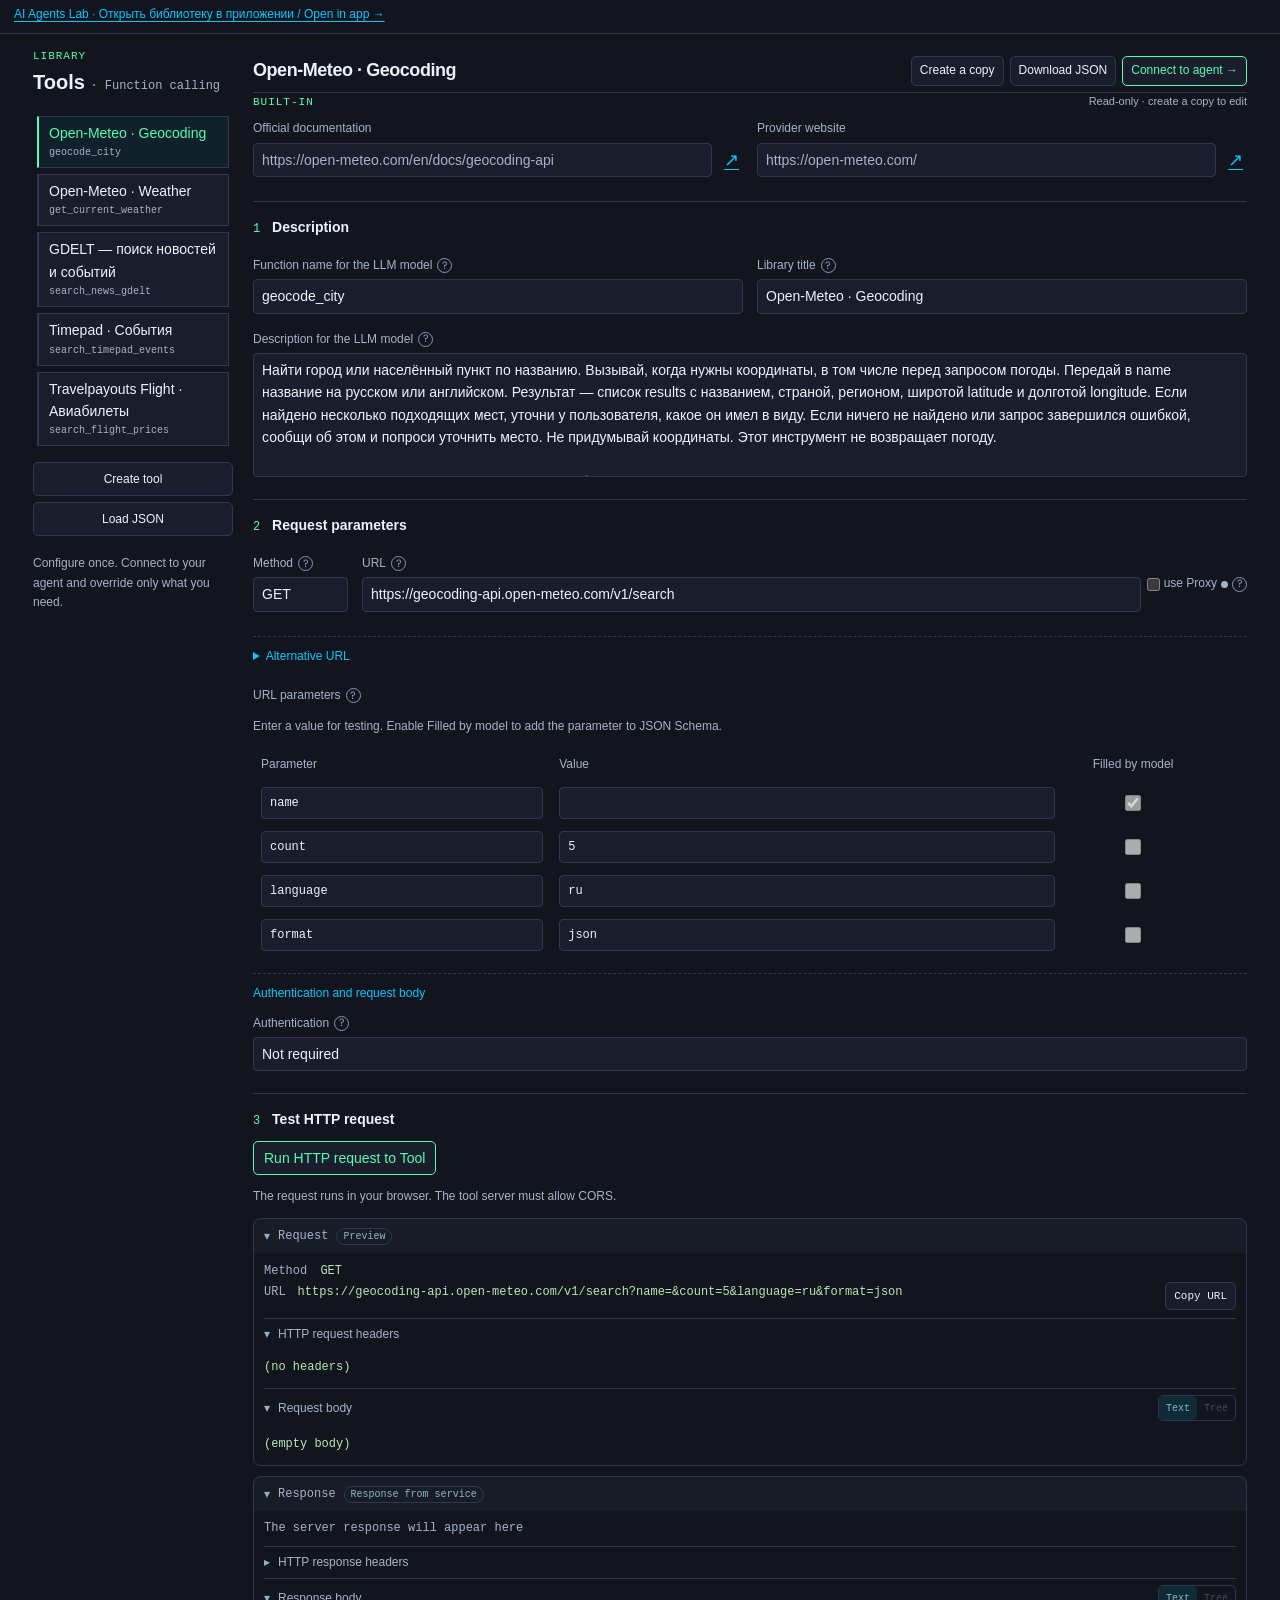
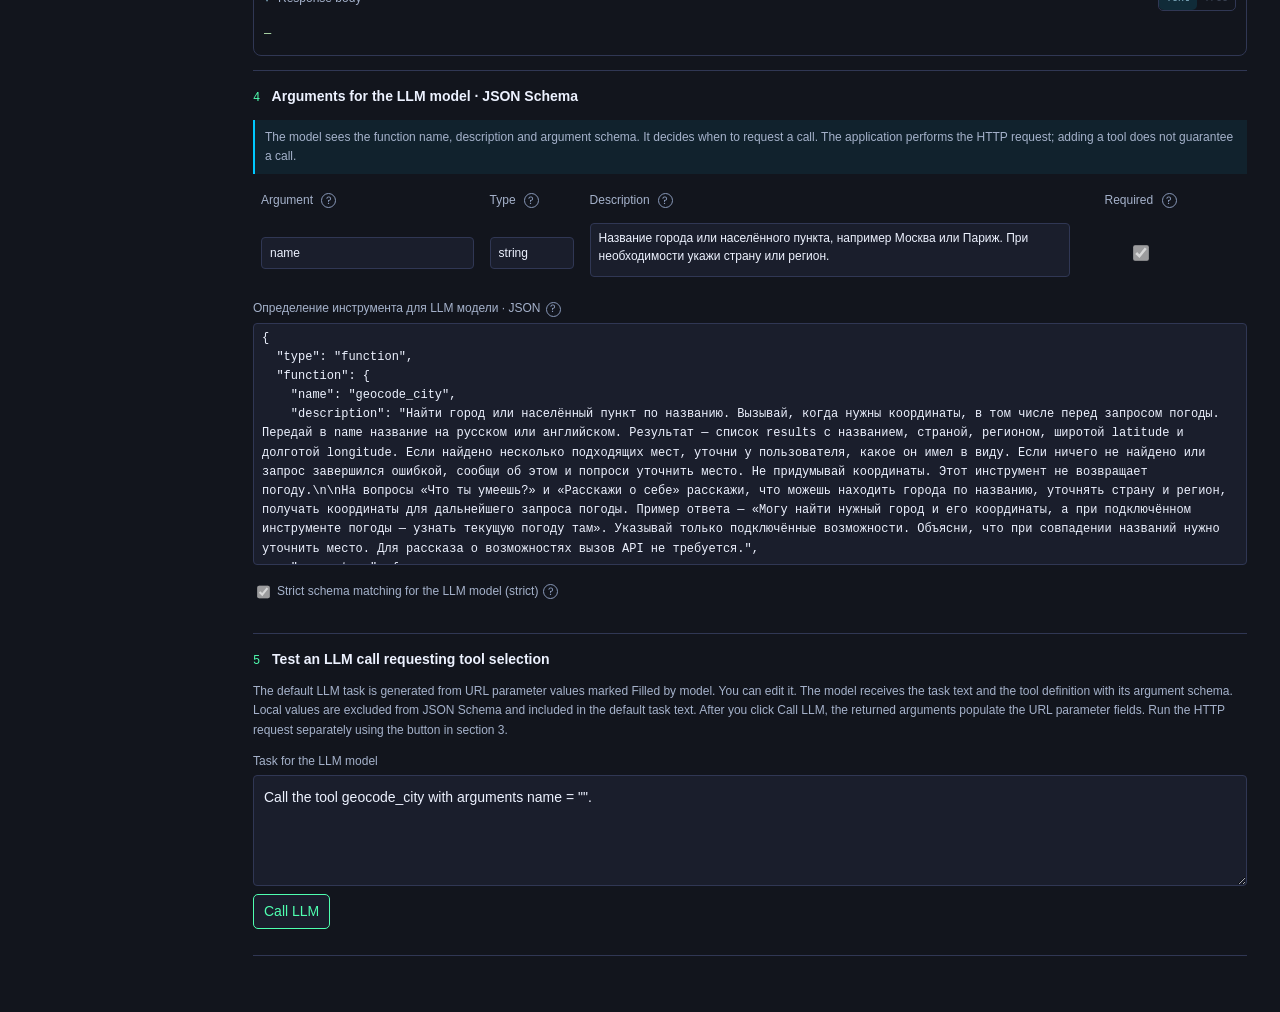
<file: ui/tools.html>
<!DOCTYPE html>
<html lang="ru" data-theme="dark">
<head>
  <meta charset="UTF-8">
  <meta name="viewport" content="width=device-width, initial-scale=1.0">
  <title>Tools / function calling — AI Agents Lab</title>
<meta name="description" content="Библиотека инструментов для AI агентов в AI Agents Lab: Tools / function calling, JSON Schema, URL, параметры и проверка Open-Meteo Geocoding.">
<link rel="canonical" href="https://ai-agents-lab.gkorobkov.ru/tools.html">
  <script>try { document.documentElement.dataset.theme = localStorage.getItem('n8n_theme') === 'light' ? 'light' : 'dark'; } catch (_) {}</script>
  <link rel="stylesheet" href="tools-page.css?v=1.6.5">
  <link rel="stylesheet" href="field-help.css?v=1.6.5">
  <link rel="stylesheet" href="local_proxy_controls.css?v=1.6.5">
  <link href="https://fonts.googleapis.com/css2?family=Sora:wght@300;400;600&display=swap" rel="stylesheet">
  <script src="app-content.js?v=1.6.5"></script>
  <link rel="stylesheet" href="scrollbars.css?v=1.6.5">
  <link rel="stylesheet" href="credential-fields.css?v=1.6.5">
</head>
<body>
  <header><a href="./?page=tools">AI Agents Lab · Открыть библиотеку в приложении / Open in app →</a></header>
  <div class="tools-layout">
    <aside class="library-nav">
      <div class="eyebrow" data-i18n="library">БИБЛИОТЕКА</div>
      <h1>Tools <span>· Function calling</span></h1>
      <div id="library-list" class="library-list"></div>
      <button id="create-tool" type="button" data-i18n="create">Создать инструмент</button>
      <button id="import-tool" type="button" data-i18n="importTool">Загрузить JSON</button><input id="tool-file" type="file" accept=".json,application/json" hidden>
      <p class="nav-note" data-i18n="navNote">Настройте один раз. Подключайте к агенту и меняйте только нужные поля.</p>
    </aside>
    <main>
      <div class="tool-toolbar"><h2 id="tool-title"></h2><div class="actions"><button id="copy-tool" type="button" class="small">Создать копию</button><button id="export-tool" type="button" class="small" data-i18n="exportTool">Скачать JSON</button><button id="add-agent" type="button" class="primary" data-i18n="addAgent">Подключить к агенту →</button><button id="delete-tool" type="button" class="danger" hidden><svg viewBox="0 0 24 24" width="16" height="16" fill="none" stroke="currentColor" stroke-width="1.7" stroke-linecap="round" stroke-linejoin="round" aria-hidden="true"><path d="M3 6h18M9 6V3h6v3M5 6l1 15h12l1-15M10 10v7M14 10v7"/></svg><span data-i18n="delete">Удалить</span></button></div></div>
      <section class="tool-intro">
        <div class="intro-line"><span id="tool-kind" class="eyebrow"></span><span id="dirty-state" class="state"></span></div>
        <div class="fields two"><label><span data-i18n="docs">Официальная документация</span><div class="link-field"><input id="edit-docs" form="tool-form" type="url"><a id="open-docs" target="_blank" rel="noopener noreferrer" aria-label="Открыть документацию">↗</a></div></label><label><span data-i18n="provider">Сайт провайдера</span><div class="link-field"><input id="edit-provider" form="tool-form" type="url"><a id="open-provider" target="_blank" rel="noopener noreferrer" aria-label="Открыть сайт провайдера">↗</a></div></label></div>
      </section>
      <form id="tool-form" autocomplete="off">
        <section>
          <h3><span>1</span> <span data-i18n="definition">Описание</span></h3>
          <div class="fields two"><label><span data-i18n="name">Имя функции для LLM модели</span><input id="edit-name" required pattern="[a-zA-Z0-9_-]{1,64}" spellcheck="false"></label><label><span data-i18n="title">Название в библиотеке</span><input id="edit-title" required maxlength="120"></label></div>
          <label><span data-i18n="description">Описание для LLM модели</span><textarea id="edit-description" rows="5" required></textarea></label>
        </section>
        <section>
          <h3><span>2</span> <span data-i18n="http">Параметры запроса</span></h3>
          <div class="fields endpoint"><label><span data-i18n="method">Метод</span><select id="edit-method"><option>GET</option><option>POST</option></select></label><label><span>URL</span><input id="edit-url" type="url" required spellcheck="false"></label></div>
          <details id="legacy-alternative-url"><summary data-i18n="alternativeUrl">Альтернативный URL</summary>
          <label><span data-i18n="alternativeUrl">Альтернативный URL</span><input id="edit-alternative-url" type="text" spellcheck="false"></label>
          <label class="check"><input id="edit-use-alternative-url" type="checkbox"><span data-i18n="useAlternativeUrl">Использовать альтернативный URL</span></label>
          </details>
          <div class="subhead"><strong data-i18n="query">Параметры URL</strong><button id="add-mapping" type="button" class="small" data-i18n="addParameter">+ Параметр</button></div>
          <p class="hint" data-i18n="mappingHint">Введите значение для проверки. Включите «Заполняет модель», чтобы добавить параметр в JSON Schema.</p>
          <div class="tool-table-scroll"><table class="tool-table mapping-table"><thead><tr><th scope="col" data-i18n="parameterColumn">Параметр</th><th scope="col" data-i18n="valueColumn">Значение</th><th scope="col" data-i18n="modelColumn">Заполняет модель</th><th scope="col"><span class="sr-only" data-i18n="actionsColumn">Действия</span></th></tr></thead><tbody id="mappings"></tbody></table></div>
          <div class="tool-request-details"><h4 data-i18n="advanced">Авторизация и тело запроса</h4>
            <label><span data-i18n="body">Тело запроса (POST, шаблон JSON)</span><textarea id="edit-body" class="code" rows="3" spellcheck="false"></textarea></label>
            <label><span data-i18n="auth">Авторизация</span><select id="edit-auth"><option value="none" data-i18n="authNone">Не требуется</option><option value="query" data-i18n="authQuery">API key в параметре URL</option><option value="header" data-i18n="authHeader">API key в заголовке</option></select></label>
            <div id="auth-fields" hidden><div class="fields two"><label><span data-i18n="authName">Имя параметра / заголовка</span><input id="edit-auth-name" placeholder="apikey / Authorization"></label><label><span data-i18n="authPrefix">Префикс (если нужен)</span><input id="edit-auth-prefix" placeholder="Bearer "></label></div><label><span>API key</span><input id="edit-key" class="ym-hide-content credential-input" type="text" autocomplete="off" spellcheck="false" data-lpignore="true" data-1p-ignore></label><a id="api-key-help" class="hint" target="_blank" rel="noopener noreferrer" data-i18n="getApiKey" hidden>Как получить API key ↗</a><p id="key-state" class="hint"></p><button id="clear-key" type="button" class="small"><svg viewBox="0 0 24 24" width="16" height="16" fill="none" stroke="currentColor" stroke-width="1.7" stroke-linecap="round" stroke-linejoin="round" aria-hidden="true"><path d="M3 6h18M9 6V3h6v3M5 6l1 15h12l1-15M10 10v7M14 10v7"/></svg><span data-i18n="clearKey">Удалить ключ из сессии</span></button><p class="hint" data-i18n="keyHint">Ключ хранится только в текущей сессии браузера и привязан к серверу. Определение функции для LLM модели его не содержит.</p></div>
          </div>
        </section>
        <section id="http-test-section">
          <h3><span>3</span> <span data-i18n="test">Проверка HTTP-запроса</span></h3>
          <textarea id="test-args" hidden>{"name":"Москва"}</textarea>
          <div class="actions"><button id="run-test" type="button" class="primary" data-i18n="run">Выполнить HTTP-запрос к Инструменту</button><button id="abort-test" type="button" hidden data-i18n="abort">Остановить</button></div>
          <p class="hint" data-i18n="cors">Запрос выполняется из браузера. Сервер инструмента должен разрешать CORS.</p>
          <details class="http-debug" open>
            <summary><span data-i18n="httpRequest">Запрос</span><span class="http-debug-badge" data-i18n="httpPreview">Предпросмотр</span></summary>
            <div class="http-metadata"><div><span data-i18n="method">Метод</span> <strong id="request-method">—</strong></div><div class="http-url"><span>URL</span><span id="request-url">—</span><button id="copy-request-url" type="button" class="small" data-i18n="copyUrl" disabled>Copy URL</button></div></div>
            <details class="http-debug-part" open><summary data-i18n="requestHeaders">HTTP-заголовки запроса</summary><pre id="request-preview">—</pre></details>
            <details class="http-debug-part" open><summary data-i18n="requestBody">Тело запроса</summary><pre id="request-body">—</pre></details>
          </details>
          <details class="http-debug" open>
            <summary><span data-i18n="httpResponse">Ответ</span><span class="http-debug-badge" data-i18n="httpServer">Ответ от сервиса</span></summary>
            <p id="test-status" class="http-status" role="status" data-i18n="response">Ответ сервера появится здесь</p>
            <details id="test-error-details" class="http-error-details" open hidden><summary data-i18n="httpErrorHelp">Возможные причины и что проверить</summary><div id="test-error-explanation"></div></details>
            <details class="http-debug-part"><summary data-i18n="responseHeaders">HTTP-заголовки ответа</summary><pre id="response-headers">—</pre></details>
            <details class="http-debug-part" open><summary data-i18n="responseBody">Тело ответа</summary><pre id="response-output" class="ym-hide-content">—</pre></details>
          </details>
        </section>
        <section id="schema-details">
          <h3><span>4</span> <span data-i18n="schema">Аргументы для LLM модели · JSON Schema</span></h3>
        <p class="note" data-i18n="modelNote">LLM Модель видит имя, описание и схему аргументов. Она решает, когда запросить вызов функции. Сам HTTP-запрос будет выполнен приложением: наличие инструмента не гарантирует его вызов.</p>
          <div class="tool-table-scroll"><table id="schema-table" class="tool-table schema-table"><thead><tr><th scope="col" data-i18n="argumentColumn">Аргумент</th><th scope="col" data-i18n="typeColumn">Тип</th><th scope="col" data-i18n="descriptionColumn">Описание</th><th scope="col" data-i18n="requiredColumn">Обязательный</th><th scope="col"><span class="sr-only" data-i18n="actionsColumn">Действия</span></th></tr></thead><tbody id="schema-builder"></tbody></table></div><button id="add-argument" type="button" class="small">+ Аргумент</button><textarea readonly id="edit-schema" hidden></textarea><label><span>Определение инструмента для LLM модели · JSON</span><textarea id="tool-definition-json" class="code" rows="12" readonly></textarea></label><label class="check"><input id="edit-strict" type="checkbox"><span data-i18n="strict">Строгое соответствие схеме для LLM модели (strict)</span></label>
        </section>
        <section id="llm-test-section">
          <h3><span>5</span> <span data-i18n="llmTest">Проверка вызова LLM с запросом выбора инструмента</span></h3>
          <p class="hint" data-i18n="llmHint">Задача для LLM модели по умолчанию формируется из значений параметров URL с флажком «Заполняет модель». Её можно отредактировать. Модель получит текст задачи и описание инструмента со схемой аргументов. Значения параметров включаются в начальный текст задачи. После нажатия «Вызвать LLM» аргументы из ответа модели появятся в полях параметров URL. HTTP-запрос запускается отдельно кнопкой в разделе 3.</p>
          <label><span data-i18n="llmPrompt">Задача для LLM модели</span><textarea id="llm-prompt" rows="4"></textarea></label>
          <button id="test-llm" type="button" class="primary" data-i18n="llmRun">Вызвать LLM</button>
          <p id="llm-status" role="status" class="hint"></p><div id="llm-request-box" class="result" hidden><div class="result-label">Запрос LLM / LLM request</div><pre id="llm-request"></pre></div><div id="llm-response-box" class="result" hidden><div class="result-label">Ответ LLM / LLM response</div><pre id="llm-response"></pre></div>
        </section>
        <p id="page-status" role="status"></p>
      </form>
    </main>
  </div>
  <script src="material-catalog.js?v=1.6.5"></script>
<script src="tool-gdelt.js?v=1.6.5"></script>
<script src="tool-library.js?v=1.6.5"></script>
  <script src="field-help.js?v=1.6.5"></script>
  <script src="local_proxy_transport.js?v=1.6.5"></script>
  <script src="local_proxy_controls.js?v=1.6.5"></script>
  <link rel="stylesheet" href="json-viewer.css?v=1.6.5">
  <script src="json-viewer.js?v=1.6.5"></script>
  <script src="tools-page.js?v=1.6.5"></script>
</body>
</html>
</file>
<file: ui/documentation.css>
:root{--bg:#12151d;--surface:#1a1e2c;--surface2:#222740;--border:#303754;--accent:#4fffb0;--accent2:#00c8ff;--accent-dim:rgba(79,255,176,.12);--cyan-dim:rgba(0,200,255,.1);--text:#edf2ff;--muted:#9aa8c5;--code:#0d1017;--danger:#ff8d9b;--font-ui:'Sora',sans-serif;--font-mono:'JetBrains Mono',monospace}
html[data-theme="light"]{--bg:#eef1f9;--surface:#fff;--surface2:#f2f5fc;--border:#c4cfea;--accent:#008f5c;--accent2:#007fac;--accent-dim:rgba(0,143,92,.09);--cyan-dim:rgba(0,127,172,.08);--text:#192036;--muted:#5f6e8c;--code:#172033;--danger:#b92d49}
*{box-sizing:border-box}html{scroll-behavior:smooth;scroll-padding-top:84px}body{margin:0;background:var(--bg);color:var(--text);font-family:var(--font-ui);line-height:1.65}button,a{font:inherit}a{color:var(--accent)}:focus-visible{outline:3px solid var(--accent2);outline-offset:3px}
header{height:64px;position:sticky;top:0;z-index:20;display:flex;align-items:center;justify-content:space-between;padding:0 max(18px,calc((100vw - 1220px)/2));background:var(--surface);border-bottom:1px solid var(--border)}.brand{display:flex;align-items:center;gap:12px;color:var(--text);text-decoration:none;font-weight:600}.brand-mark{width:40px;height:40px;display:grid;place-items:center;border:1px solid var(--accent);color:var(--accent);font-family:var(--font-mono)}.page-label{font:11px var(--font-mono);color:var(--accent2);text-transform:uppercase;letter-spacing:.1em;border-left:1px solid var(--border);padding-left:12px}.controls{display:flex;align-items:center;gap:8px}.control,.back{min-height:40px;border:1px solid var(--border);background:var(--surface2);color:var(--text);padding:8px 12px;cursor:pointer;text-decoration:none;display:inline-flex;align-items:center}.back{color:var(--accent)}
.layout{max-width:1220px;margin:auto;padding:42px 22px 80px;display:grid;grid-template-columns:220px minmax(0,1fr);gap:54px}.toc{position:sticky;top:92px;align-self:start}.toc strong{display:block;font:11px var(--font-mono);color:var(--accent);letter-spacing:.12em;text-transform:uppercase;margin-bottom:12px}.toc a{display:block;color:var(--muted);text-decoration:none;font-size:12px;padding:7px 0;border-left:1px solid var(--border);padding-left:13px}.toc a:hover{color:var(--text);border-color:var(--accent)}main{min-width:0;max-width:900px}
.eyebrow,.tag{font:11px var(--font-mono);text-transform:uppercase;letter-spacing:.08em}.eyebrow{color:var(--accent);margin:0 0 12px}h1{font-size:clamp(34px,6vw,62px);line-height:1.05;letter-spacing:-.045em;margin:0 0 18px;max-width:800px}h2{font-size:clamp(24px,4vw,36px);line-height:1.15;letter-spacing:-.025em;margin:0 0 13px}h3{font-size:17px;margin:0 0 9px}.lead{font-size:18px;color:var(--muted);max-width:720px;margin:0 0 30px}.section{padding:62px 0;border-top:1px solid var(--border)}.section:first-of-type{border:0;padding-top:28px}.section-intro{color:var(--muted);max-width:710px;margin:0 0 28px}
.flow{display:grid;grid-template-columns:1fr auto 1fr auto 1.2fr auto 1fr;align-items:center;gap:9px;margin:32px 0;padding:20px;background:var(--surface);border:1px solid var(--border)}.flow-node{min-height:94px;padding:14px;display:flex;flex-direction:column;justify-content:center;border-left:3px solid var(--accent);background:var(--surface2)}.flow-node small{font:10px var(--font-mono);color:var(--muted);text-transform:uppercase}.flow-arrow{color:var(--accent2);font-family:var(--font-mono)}
.steps{counter-reset:step;display:grid;gap:14px}.step{counter-increment:step;display:grid;grid-template-columns:42px 1fr;gap:14px;padding:17px 0;border-bottom:1px solid var(--border)}.step:before{content:counter(step);width:34px;height:34px;display:grid;place-items:center;color:var(--accent);border:1px solid var(--accent);font:600 13px var(--font-mono)}.step p{margin:3px 0;color:var(--muted)}
.modes{display:grid;grid-template-columns:repeat(3,1fr);gap:12px}.mode{padding:20px;border:1px solid var(--border);background:var(--surface);cursor:pointer;color:inherit;text-align:left;min-height:190px}.mode:hover,.mode.active{border-color:var(--accent)}.mode.active{box-shadow:inset 0 -3px var(--accent)}.tag{display:inline-block;color:var(--accent2);margin-bottom:14px}.tag.now{color:var(--accent)}.mode-path{font:11px var(--font-mono);color:var(--muted);margin-top:16px}.route-diagram{margin-top:22px;display:grid;grid-template-columns:minmax(145px,.8fr) 58px minmax(210px,1.25fr) 58px minmax(145px,.8fr);align-items:stretch}.route-end,.route-stage{min-height:150px;padding:20px;display:flex;flex-direction:column;justify-content:center}.route-end{background:var(--surface);border-block:1px solid var(--border)}.route-end:first-child{border-left:3px solid var(--accent)}.route-end:last-child{border-right:3px solid var(--accent)}.route-end small,.route-stage small{font:10px var(--font-mono);color:var(--muted);text-transform:uppercase;letter-spacing:.08em;margin-bottom:8px}.route-end code{display:block;margin-top:8px;font-size:11px}.route-stage{position:relative;border:1px solid var(--accent2);background:var(--cyan-dim)}.route-stage:before{content:'';position:absolute;left:14px;right:14px;top:12px;border-top:2px solid var(--accent2)}.route-stage p{margin:0;color:var(--muted);font-size:13px}.route-rail{display:grid;place-items:center;color:var(--accent2);font:20px var(--font-mono);position:relative}.route-rail:before{content:'';position:absolute;left:0;right:0;border-top:2px solid var(--accent2)}.route-rail span{position:relative;background:var(--bg);padding:4px}
.codebox{position:relative;margin:18px 0;background:var(--code);border:1px solid var(--border);color:#dbe8ff}.code-label{min-height:46px;padding:14px 104px 10px 14px;border-bottom:1px solid #303754;color:#8fa3c5;font:11px var(--font-mono)}pre{margin:0;padding:20px;overflow:auto;font:12px/1.7 var(--font-mono);white-space:pre}.copy{position:absolute;right:6px;top:5px;min-height:36px;min-width:88px;border:1px solid #46516d;background:#1a2130;color:#cdd8ee;padding:7px 9px;font:10px var(--font-mono);cursor:pointer}.copy.done{color:var(--accent);border-color:var(--accent)}code{font-family:var(--font-mono);color:var(--accent2)}
.grid2{display:grid;grid-template-columns:1fr 1fr;gap:22px}.note{padding:18px 20px;border-left:3px solid var(--accent2);background:var(--cyan-dim)}.note.security{border-color:var(--danger);background:transparent}.note p{margin:0;color:var(--muted)}.facts{display:flex;flex-wrap:wrap;gap:7px;margin:18px 0}.fact{font:11px var(--font-mono);padding:6px 9px;border:1px solid var(--border);background:var(--surface)}details{border-bottom:1px solid var(--border)}summary{cursor:pointer;padding:17px 4px;font-weight:600}details p{color:var(--muted);margin:0;padding:0 4px 18px}.footer{padding-top:35px;border-top:1px solid var(--border);display:flex;justify-content:space-between;color:var(--muted);font-size:12px}.footer a{text-decoration:none}
@media(max-width:800px){.layout{display:block;padding-top:22px}.toc{position:static;display:flex;overflow:auto;gap:0;margin-bottom:28px;padding-bottom:8px}.toc strong{display:none}.toc a{white-space:nowrap;border-left:0;border-bottom:1px solid var(--border);padding:9px 13px}.modes,.grid2{grid-template-columns:1fr}.mode{min-height:0}.flow{grid-template-columns:1fr}.flow-arrow{text-align:center;transform:rotate(90deg)}.route-diagram{grid-template-columns:1fr}.route-rail{min-height:48px}.route-rail:before{left:50%;right:auto;top:0;bottom:0;border-top:0;border-left:2px solid var(--accent2)}.route-rail span{transform:rotate(90deg)}.route-end{border:1px solid var(--border)}.route-end:first-child{border-left:3px solid var(--accent)}.route-end:last-child{border-right:3px solid var(--accent)}.page-label{display:none}.section{padding:48px 0}}
@media(max-width:640px){header{height:auto;min-height:64px;padding:10px 14px;gap:8px}.brand span:not(.brand-mark){display:none}.back{font-size:0;min-width:40px;justify-content:center}.back:after{content:'←';font-size:18px}.controls{gap:5px}.control{padding:8px 10px;min-width:40px;justify-content:center}.layout{padding-inline:16px}h1{font-size:38px}.lead{font-size:16px}pre{font-size:11px;padding:17px}.footer{display:block}.footer a{display:inline-flex;align-items:center;min-height:44px;margin-top:12px}}
@media(max-width:400px){h1{font-size:33px}.section{padding:40px 0}.mode,.route-stage{padding:16px}.brand-mark{width:38px;height:38px}}
@media(prefers-reduced-motion:reduce){html{scroll-behavior:auto}*{transition:none!important}}
html[lang="en"] .api-doc-ru, html:not([lang="en"]) .api-doc-en { display:none; }

.guide-panel-link{display:inline-flex;align-items:center;gap:5px;vertical-align:baseline}.guide-panel-link svg{width:17px;height:17px;flex-shrink:0;color:var(--accent2)}
a[target="_blank"]::after{content:" ↗";white-space:nowrap}a.no-external-arrow::after{content:none}.modes .mode{min-height:32px;padding:6px 10px}.section>p{margin:8px 0}details summary{padding:8px 4px;width:fit-content;max-width:100%}details li{margin:6px 0}
.help-ui-name{color:color-mix(in srgb,var(--accent) 45%,var(--text));font-weight:600}.help-ui-name .help-element-icon{color:var(--accent2)}.help-action-link{display:inline-block;padding:1px 7px;border:1px solid var(--border);border-radius:4px;text-decoration:none;font-size:12px}.help-action-link:hover{border-color:var(--accent)}
.help-element-icon{display:inline-block;width:17px;height:17px;margin-right:5px;vertical-align:-3px;color:var(--accent2);flex-shrink:0}.help-element-icon[fill="none"]:not([stroke]){stroke:currentColor}.help-element-icon[viewBox="0 0 24 16"]{height:13px;vertical-align:-1px}
/* Compact help sections and a contents rail that remains visible when scrolling. */
header{height:34px;min-height:34px;padding:2px 12px}
.brand-mark{width:26px;height:26px}
.control,.back{min-height:26px;padding:2px 8px;font-size:12px}
.layout{padding:12px 16px 40px;gap:24px;grid-template-columns:205px minmax(0,1fr)}
.section,.section:first-of-type{padding:16px 0}
h1{font-size:24px}h2{font-size:20px}h3{font-size:16px}.lead{font-size:14px;margin-bottom:16px}
.toc{top:46px;max-height:calc(100dvh - 58px);overflow-y:auto;background:var(--bg);z-index:10}
.toc a{min-height:40px;margin:3px 0;padding:5px 0 5px 12px}
.toc a[aria-current="location"]{color:var(--accent);border-left:2px solid var(--accent);background:var(--accent-dim)}
pre{white-space:pre-wrap;overflow-wrap:anywhere}p,li,code{overflow-wrap:anywhere}
.docs-http-example { padding:6px 10px; margin:0 0 8px; border-left:2px solid var(--border); color:var(--accent2); background:var(--code); }
#embeddings .docs-json-example { margin:0 0 12px; --text-muted:var(--muted); }
#embeddings .docs-json-example > summary { width:auto; font-weight:400; }
#embeddings .docs-json-example > pre, #embeddings .docs-json-example > .debug-json-tree { background:var(--code); }
#toggle-all-sections{flex-shrink:0;align-self:center;display:grid;place-items:center;width:26px;height:26px;padding:3px;border:1px solid var(--border);border-radius:4px;background:transparent;color:var(--accent2);cursor:pointer}
#toggle-all-sections:hover,#toggle-all-sections:focus-visible{border-color:var(--accent2);background:var(--cyan-dim)}
#toggle-all-sections svg{width:16px;height:16px}
.toc-heading{display:flex;align-items:center;gap:6px;flex-shrink:0}.toc .toc-heading strong{margin:0}
html{scroll-padding-top:46px}
@media(max-width:800px){
  .layout{display:block;padding-top:0}
  .toc,.app-embedded nav.toc{position:sticky;top:34px!important;display:flex;flex-wrap:nowrap;gap:6px;padding:6px 0;margin:0 0 12px;max-height:none;overflow-x:auto;background:var(--bg)}
  .app-embedded nav.toc{top:0!important}

  .toc a{flex-shrink:0;min-height:28px;white-space:nowrap;border:1px solid var(--border);padding:4px 8px;margin:0;font-size:11px}
  .toc a[aria-current="location"]{border:1px solid var(--accent)}
  html{scroll-padding-top:84px}.app-embedded{scroll-padding-top:44px}
}
</file>
<file: ui/json-viewer.css>
.debug-field-name {color:#89b6cb;}
  .debug-field-value {color:#b8e7b3;font-weight:600;}
  .debug-summary-text {font:11px/1.7 var(--font-mono,var(--mono));overflow-wrap:anywhere;}
  .rag-json-panel {border:1px solid var(--border);border-radius:5px;overflow:hidden;margin:6px 0;}
  .rag-json-panel > summary {display:flex;align-items:center;gap:8px;padding:7px 10px;background:rgba(0,200,255,.06);color:var(--accent2,var(--cyan));font:11px/1.5 var(--font-mono,var(--mono));}
  .rag-json-panel > summary::before {content:'▸';}
  .rag-json-panel[open] > summary::before {content:'▾';}
  .rag-json-panel pre {margin:0;padding:10px;max-height:320px;overflow:auto;font:11px/1.6 var(--font-mono,var(--mono));}
  .json-key { color: #89b6cb; }
  .json-string { color: #b8e7b3; }
  .json-number { color: #c5af91; }
  .json-literal { color: #b4a3c7; }
  .debug-view-toggle { display: inline-flex; margin-left: auto; border: 1px solid var(--border); border-radius: 5px; overflow: hidden; flex-shrink: 0; }
  .debug-view-toggle button { border: 0; padding: 4px 6px; background: transparent; color: var(--text-muted); font: 9px var(--font-mono, var(--mono)); cursor: pointer; }
  .debug-view-toggle button[aria-pressed="true"] { background: rgba(0,200,255,.12); color: var(--accent2, var(--cyan)); }
  .debug-view-toggle button:focus-visible { outline: 1px solid var(--accent2, var(--cyan)); outline-offset: -1px; }
  .debug-view-toggle button:disabled { opacity: .4; cursor: default; }
  .debug-section .debug-view-toggle + .dbg-copy { margin-left: 3px; flex-shrink: 0; }
  .debug-json-tree { max-height: 320px; overflow: auto; padding: 8px 10px; font: 11px/1.6 var(--font-mono, var(--mono)); }
  .debug-json-tree[hidden], .debug-section pre[hidden] { display: none; }
  .debug-json-node { margin:0; border:0; }
  .debug-json-children { padding-left: 14px; border-left: 1px solid var(--border); margin-left: 3px; }
  .debug-json-leaf { padding-left: 13px; white-space: pre-wrap; overflow-wrap: anywhere; }
  .debug-json-node > summary { display: block; padding: 1px 0; border: 0; background: transparent; font: inherit; color: var(--text-muted); white-space: nowrap; overflow: hidden; text-overflow: ellipsis; }
  .debug-json-node > summary::before { content: '›'; display: inline-block; width: 13px; color: var(--accent2, var(--cyan)); }
  .debug-json-node[open] > summary::before { content: '⌄'; }
  .debug-json-node > summary:focus-visible { outline: 1px solid var(--accent2, var(--cyan)); outline-offset: -1px; }
</file>
<file: ui/scrollbars.css>
/* Shared compact scrollbars for documents, panels and editable fields. */
* { scrollbar-width:thin; scrollbar-color:var(--border, #303754) transparent; }
::-webkit-scrollbar { width:6px; height:6px; }
::-webkit-scrollbar-thumb { background:var(--border, #303754); border-radius:6px; }
::-webkit-scrollbar-track { background:transparent; }
::-webkit-scrollbar-corner { background:transparent; }
</file>
<file: ui/labs.css>
:root { --bg:#12151d; --surface:#1a1e2c; --border:#303754; --text:#edf2ff; --muted:#a5b2cb; --accent:#4fffb0; --cyan:#00c8ff; --tint:rgba(0,200,255,.07); --mono:Consolas,'Courier New',monospace; }
    html[data-theme="light"] { --bg:#eef1f9; --surface:#fff; --border:#c4cfea; --text:#192036; --muted:#53617d; --accent:#007e51; --cyan:#006e98; --tint:rgba(0,127,172,.06); }
    * { box-sizing:border-box; } html { scroll-padding-top:90px; } body { margin:0; background:var(--bg); color:var(--text); font-family:'Segoe UI',sans-serif; line-height:1.65; }
    a { color:var(--accent); text-underline-offset:4px; } button,a { -webkit-tap-highlight-color:transparent; } :focus-visible { outline:3px solid var(--cyan); outline-offset:4px; }
    header { position:sticky; top:0; z-index:2; background:var(--surface); border-bottom:1px solid var(--border); } .header-inner { max-width:1220px; margin:auto; padding:12px 22px; display:flex; align-items:center; justify-content:space-between; gap:16px; } .brand { font-weight:650; color:var(--text); text-decoration:none; } .brand span { color:var(--accent); font-family:var(--mono); margin-right:10px; } .actions { display:flex; flex-wrap:wrap; gap:8px; }
    .button,button { display:inline-flex; align-items:center; justify-content:center; min-height:28px; padding:3px 9px; border:1px solid var(--border); background:var(--surface); color:var(--text); font:inherit; text-decoration:none; cursor:pointer; } .button.primary { border-color:var(--accent); color:var(--accent); } button:hover,.button:hover { border-color:var(--cyan); }
    .layout { max-width:1220px; margin:auto; padding:48px 22px 70px; display:grid; grid-template-columns:205px minmax(0,1fr); gap:52px; } nav { align-self:start; position:sticky; top:96px; } nav strong { color:var(--accent); font:12px var(--mono); letter-spacing:.08em; } nav a { display:block; padding:5px 0 5px 12px; border-left:1px solid var(--border); color:var(--muted); text-decoration:none; font-size:13px; } nav a:hover { color:var(--text); border-color:var(--accent); } nav strong { display:block; margin-bottom:12px; } main { min-width:0; }
    .eyebrow,.number,.badge { font:12px var(--mono); color:var(--accent); } .eyebrow { letter-spacing:.08em; text-transform:uppercase; } h1 { font-size:24px; line-height:1.08; letter-spacing:-.045em; margin:6px 0 10px; } h2 { font-size:20px; line-height:1.25; margin:0 0 16px; letter-spacing:-.025em; } h3 { margin:0; font-size:17px; line-height:1.3; } p { margin:10px 0; } .lead { max-width:710px; font-size:14px; color:var(--muted); } .route { display:flex; flex-wrap:wrap; gap:10px; margin:25px 0 30px; color:var(--cyan); font:13px/1.7 var(--mono); } .intro-actions { margin:25px 0 35px; }
    section { border-top:1px solid var(--border); padding:16px 0; } .note { background:var(--tint); border-left:3px solid var(--cyan); padding:14px 18px; margin:20px 0; } .note p { margin:0; } ol,ul { padding-left:23px; } li { padding-left:4px; margin:8px 0; } code { color:var(--cyan); font: .93em/1.6 var(--mono); overflow-wrap:anywhere; } .baseline { background:var(--surface); border:1px solid var(--border); padding:14px 18px; }
    .experiment { scroll-margin-top:0; border-top:1px solid var(--border); padding:16px 0; } .experiment-head { display:flex; align-items:baseline; gap:15px; margin-bottom:13px; } .number { flex:0 0 27px; } .badge { display:inline-block; color:var(--muted); font-size:11px; margin:6px 0 0; } .experiment p { margin:9px 0; } .observe { color:var(--muted); } .question { padding-left:12px; border-left:2px solid var(--accent); }
    .copybox { margin:14px 0; border:1px solid var(--border); background:var(--surface); } .copybar { display:flex; justify-content:space-between; align-items:center; gap:10px; padding:6px 10px 6px 15px; border-bottom:1px solid var(--border); color:var(--muted); font:11px var(--mono); } .copybar button { min-height:26px; padding:2px 8px; font:12px 'Segoe UI',sans-serif; } pre { margin:0; padding:15px; white-space:pre-wrap; overflow-wrap:anywhere; font:13px/1.7 var(--mono); } .prompt pre { font-family:'Segoe UI',sans-serif; font-size:15px; }
    details:not(.report-download) > summary { width:fit-content; max-width:100%; }
main a svg { color:var(--cyan); }
details { margin:14px 0; } summary { cursor:pointer; color:var(--accent); padding:8px 0; } footer { border-top:1px solid var(--border); padding-top:24px; color:var(--muted); font-size:13px; } .status { min-height:22px; color:var(--muted); font-size:13px; }
    nav { max-height:calc(100dvh - 48px); overflow-y:auto; scrollbar-width:thin; }
    nav a[aria-current="location"] { color:var(--accent); border-left:2px solid var(--accent); background:var(--tint); font-weight:600; }
    @media(max-width:1000px) { .layout { grid-template-columns:128px minmax(0,1fr); gap:20px; padding:24px 14px 50px; } nav a { font-size:11px; padding:6px; } nav strong { font-size:10px; } h1 { font-size:24px; } }
    @media(max-width:479px) { .layout { display:block; padding-top:0; } .layout > nav { position:sticky; top:0!important; z-index:3; display:flex; flex-wrap:nowrap; gap:6px; max-height:none; overflow-x:auto; padding:8px 0; margin-bottom:20px; background:var(--bg); } nav strong { display:none; } nav a { flex-shrink:0; white-space:nowrap; border:1px solid var(--border); padding:5px 8px; } }
    @media(max-width:640px) { .header-inner { padding:10px 16px; gap:8px; } .brand { font-size:14px; } .brand span { display:none; } .actions { gap:5px; } .actions .button, .actions button { font-size:12px; padding:8px; } .layout { padding-inline:16px; } h1 { font-size:24px; } h2 { font-size:20px; } h3 { font-size:17px; } .lead { font-size:14px; } .experiment-head { gap:10px; } }
    @media(max-width:400px) { h1 { font-size:22px; } .brand { max-width:58px; line-height:1.2; } .header-inner { padding-inline:12px; } pre { padding:12px; font-size:12px; } }

/* The lab catalog stays visible while reading tasks and writing a report. */
[hidden] { display:none!important; }
html { scroll-padding-top:128px; }
.app-embedded { scroll-padding-top:72px; }
body > header { position:static; }
.lab-bar { position:sticky; top:0; z-index:4; display:flex; flex-wrap:wrap; align-items:center; gap:10px; min-height:34px; padding:2px 12px; background:var(--surface); border-bottom:1px solid var(--border); }
.lab-bar > strong { font-size:13px; }
.lab-bar > button { flex-shrink:0; font-size:12px; }
#lab-links { position:static; display:flex; flex:1; min-width:0; align-self:center; gap:6px; overflow-x:auto; max-height:none; }
#lab-links a { display:inline-flex; align-items:center; gap:10px; flex-shrink:0; height:29px; min-height:29px; max-width:300px; padding:2px 8px; border:1px solid transparent; border-bottom:2px solid transparent; color:var(--muted); font-size:13px; overflow-wrap:anywhere; }
#lab-links a[aria-current="page"] { color:var(--cyan); border-bottom-color:var(--cyan); background:var(--tint); }
#lab-links small { white-space:nowrap; font:11px var(--mono); }
#lab-links a > span { overflow:hidden; text-overflow:ellipsis; white-space:nowrap; }
.catalog-status { max-width:1220px; margin:0 auto; padding:10px 22px 0; color:var(--muted); font-size:12px; overflow-wrap:anywhere; }
.layout { padding-top:12px; gap:24px; }
.layout > #lab-toc { top:calc(var(--lab-bar-height, 34px) + 8px)!important; max-height:calc(100dvh - var(--lab-bar-height, 34px) - 20px); }
#lab-toc a { min-height:40px; margin:3px 0; }
#lab-toc small { display:block; color:var(--muted); font:10px/1.8 var(--mono); }
#lab-toc a[data-status="completed"] { border-color:var(--accent); }
#lab-toc a[data-status="completed"] small { color:var(--accent); }
h1 { font-size:24px; overflow-wrap:anywhere; }
h3, p, li { overflow-wrap:anywhere; }
.report-toolbar { display:flex; align-items:center; flex-wrap:wrap; gap:6px; margin:10px 0; }
.report-toolbar > a { margin-right:auto; font-size:13px; }
.report-toolbar button { font-size:11px; padding:3px 7px; }
.report-download { position:relative; margin:0; }
.report-download > summary { display:flex; align-items:center; gap:10px; min-height:28px; padding:3px 9px; border:1px solid var(--border); background:var(--surface); color:var(--text); font-size:12px; list-style:none; }
.report-download > summary::-webkit-details-marker { display:none; }
.report-download > summary > svg { width:8px; height:8px; flex-shrink:0; color:var(--muted); transition:transform .18s ease; }
.report-download[open] > summary > svg { transform:rotate(180deg); }
.report-download > summary:hover, .report-download[open] > summary { border-color:var(--muted); }
.report-download-options { position:absolute; top:100%; left:0; z-index:5; width:180px; padding:4px; border:1px solid var(--border); border-radius:4px; background:var(--surface); box-shadow:0 5px 16px #0003; }
.report-download-options button { display:flex; width:100%; gap:8px; justify-content:flex-start; min-height:30px; border-color:transparent; border-radius:3px; }
.report-download-options button:hover { background:var(--tint); border-color:var(--border); }
.report-download-options small { margin-left:auto; color:var(--muted); font:10px var(--mono); }
.report-file-icon { display:flex; color:var(--muted); }
.report-file-icon svg { width:20px; height:20px; }
.progress-summary { display:flex; align-items:center; flex-wrap:wrap; gap:6px 10px; padding:6px 0; }
.progress-panel { display:flex; flex:1; align-items:center; gap:10px; min-height:34px; padding:3px 10px; border:1px solid var(--border); background:var(--surface); max-width:100%; box-sizing:border-box; }
.progress-summary .report-download > summary { height:34px; min-height:34px; box-sizing:border-box; }
.progress-summary > .report-toolbar { margin-left:auto; }
.progress-panel > #save-status { line-height:1.3; }
.save-timestamp { color:var(--accent2); white-space:nowrap; }
.progress-count { display:grid; gap:3px; width:max-content; max-width:100%; }
.progress-count > label { white-space:nowrap; font-size:12px; }
.progress-count > progress { width:100%; min-width:0; }
.progress-summary > .report-toolbar { margin:0 0 0 auto; }
.progress-summary > #action-status { grid-column:1 / -1; }
.progress-summary > #save-status { line-height:1.3; }
progress { display:block; flex:1; min-width:70px; width:auto; height:5px; margin:0; accent-color:var(--accent); }
.progress-summary .status { margin:0; min-height:0; font-size:12px; }
.save-error { color:#ff9e86; }
.storage-warning { order:4; flex-basis:100%; margin:0; font-size:12px; color:#ff9e86; }
html[data-theme="light"] .storage-warning { color:#a33118; }
html[data-theme="light"] .save-error { color:#a33118; }
.report-identity { display:grid; grid-template-columns:1fr 1fr; gap:10px; margin:10px 0; }
.answer-form { display:grid; gap:8px; padding:10px; margin-top:0; border:1px solid var(--border); background:var(--surface); }
.answer-field { display:flex; flex-direction:column; gap:4px; min-width:0; color:var(--muted); font-size:13px; }
.answer-field input, .answer-field textarea, .answer-field select { width:100%; min-width:0; border:1px solid var(--border); border-radius:4px; padding:5px 8px; background:var(--bg); color:var(--text); font:13px/1.45 'Segoe UI',sans-serif; }
.answer-field textarea { resize:vertical; min-height:58px; }
.answer-field select { min-height:44px; }
.answer-field textarea[id^="evidence-"] { font:12px/1.6 var(--mono); }
@media(max-width:640px) {
  .lab-bar { gap:6px; padding:2px 8px; flex-wrap:nowrap; }
  #lab-links { order:0; flex-basis:auto; }
  .lab-bar > button { margin-left:auto; min-height:28px; padding:3px 6px; font-size:11px; }
  html, .app-embedded { scroll-padding-top:46px; }
  .layout { display:block; padding:16px 12px 40px; }
  .layout > #lab-toc { position:sticky; top:var(--lab-bar-height, 34px)!important; z-index:3; display:flex; flex-wrap:nowrap; gap:6px; max-height:none; overflow-x:auto; margin-bottom:12px; padding:6px 0; background:var(--bg); }
  html { scroll-padding-top:calc(var(--lab-bar-height, 34px) + 70px); }
  #lab-toc strong { display:none; }
  #lab-toc a { flex-shrink:0; max-width:180px; height:42px; overflow:hidden; text-overflow:ellipsis; white-space:nowrap; border:1px solid var(--border); padding:3px 9px; font-size:11px; }
  .catalog-status { padding-inline:12px; }
  .answer-form { padding:8px; }
}
@media(max-width:400px) {
  .report-identity { grid-template-columns:1fr; gap:12px; }
  .report-toolbar { gap:8px; }
  .report-toolbar > a { flex-basis:100%; }
}

/* Compact forms and subdued scrollbars, including embedded lab pages. */
html, .app-embedded { scroll-padding-top:46px; scrollbar-width:thin; scrollbar-color:var(--border) transparent; }
#lab-toc, #lab-links { scrollbar-width:thin; scrollbar-color:var(--border) transparent; }
#lab-toc::-webkit-scrollbar, #lab-links::-webkit-scrollbar { width:5px; height:4px; }
#lab-toc::-webkit-scrollbar-thumb, #lab-links::-webkit-scrollbar-thumb { background:var(--border); border-radius:6px; }
#lab-toc::-webkit-scrollbar-track, #lab-links::-webkit-scrollbar-track { background:transparent; }
.progress-summary .status:empty { display:none; }
.progress-summary .save-error, #action-status:not(:empty) { flex-basis:100%; }
.answer-details { margin:10px 0 0; }
.answer-details > summary { padding:3px 0; font-size:12px; }
.answer-form .question { margin:2px 0; font-size:13px; }
.answer-form .question-text { color:var(--muted); }
.answer-field textarea[id^="results-"] { font-family:var(--mono); font-size:12px; }
</file>
<file: ui/tools-page.css>
:root { --bg:#12151d; --surface:#1a1e2c; --border:#303754; --text:#edf2ff; --muted:#a5b2cb; --accent:#4fffb0; --cyan:#00c8ff; --tint:rgba(0,200,255,.07); --mono:Consolas,'Courier New',monospace; }
.schema-row input[type="checkbox"] { width:16px; }
input[readonly],textarea[readonly] { color:var(--muted); }
html[data-theme="light"] { --bg:#eef1f9; --surface:#fff; --border:#c4cfea; --text:#192036; --muted:#53617d; --accent:#007e51; --cyan:#006e98; --tint:rgba(0,127,172,.06); }
* { box-sizing:border-box; } body { margin:0; background:var(--bg); color:var(--text); font:14px/1.6 'Segoe UI',sans-serif; } a { color:var(--cyan); text-underline-offset:3px; } header { padding:12px 20px; border-bottom:1px solid var(--border); } button,input,textarea,select { font:inherit; color:var(--text); } button { cursor:pointer; border:1px solid var(--border); background:var(--surface); border-radius:5px; padding:7px 11px; min-height:36px; } button:hover { background:var(--tint); border-color:var(--cyan); } button:disabled { opacity:.45; cursor:default; } .primary { color:var(--accent); border-color:var(--accent); } .danger { color:#ff8199; } :focus-visible { outline:2px solid var(--cyan); outline-offset:3px; } [hidden] { display:none!important; }
.tools-layout { display:grid; grid-template-columns:200px minmax(0,1fr); gap:30px; max-width:1250px; padding:26px 24px 40px; margin:auto; } main { min-width:0; } .library-nav { position:sticky; top:22px; align-self:start; min-width:0; } .eyebrow { color:var(--accent); font:11px var(--mono); letter-spacing:.09em; } h1 { font-size:25px; line-height:1.2; margin:12px 0 24px; } h1 span { display:inline-block; max-width:100%; font:12px/1.8 var(--mono); color:var(--muted); } .library-list { display:grid; gap:6px; margin-bottom:12px; max-height:45vh; overflow-y:auto; } .library-list button { text-align:left; border-left:2px solid var(--border); border-radius:0; overflow-wrap:anywhere; } .library-list button[aria-current="true"] { border-left-color:var(--accent); background:var(--tint); color:var(--accent); } .library-list button:hover { border-color:var(--cyan); } .library-list button:focus-visible { outline-offset:-2px; } .library-list small { display:block; color:var(--muted); font:10px/1.8 var(--mono); } .nav-note,.hint { font-size:12px; color:var(--muted); line-height:1.6; } .nav-note { margin-top:18px; } .intro-line { display:flex; align-items:center; justify-content:space-between; gap:8px; } .state { color:var(--muted); font-size:11px; } .state.dirty { color:var(--accent); } h2 { margin:12px 0; font-size:clamp(23px,3vw,34px); letter-spacing:-.025em; line-height:1.2; overflow-wrap:anywhere; } .lead { color:var(--muted); max-width:760px; } .official-links { display:flex; flex-wrap:wrap; gap:16px; font-size:12px; margin:14px 0; } .note { border-left:2px solid var(--cyan); background:var(--tint); color:var(--muted); padding:12px 14px; font-size:12px; margin:20px 0 0; }
section { border-bottom:1px solid var(--border); padding:22px 0; } .tool-intro { padding-top:0; } h3 { font-size:15px; margin:0 0 16px; font-weight:600; } h3 > span:first-child { color:var(--accent); font:12px var(--mono); margin-right:8px; } label { display:flex; flex-direction:column; gap:6px; margin:12px 0; min-width:0; } label > span { color:var(--muted); font-size:12px; } input,textarea,select { background:var(--surface); border:1px solid var(--border); border-radius:4px; min-width:0; width:100%; padding:8px 10px; } textarea { resize:vertical; } .code { font:12px/1.6 var(--mono); } .fields { display:grid; gap:14px; } .two { grid-template-columns:1fr 1fr; } .endpoint { grid-template-columns:95px minmax(0,1fr); } .check { flex-direction:row; align-items:center; } .check input { width:auto; } details { margin-top:16px; border-top:1px dashed var(--border); } summary { cursor:pointer; padding:10px 0; color:var(--cyan); font-size:12px; } .subhead { display:flex; gap:10px; justify-content:space-between; align-items:center; margin-top:10px; } .subhead strong { font-size:12px; font-weight:500; color:var(--muted); } .small { font-size:12px; min-height:30px; padding:4px 8px; } .mapping { display:grid; grid-template-columns:minmax(0,1fr) minmax(0,1.4fr) 30px; gap:8px; margin:8px 0; } .mapping input { font:12px var(--mono); } .mapping button { padding:0; min-height:34px; } .actions { display:flex; gap:8px; flex-wrap:wrap; align-items:center; } .result { margin-top:14px; border:1px solid var(--border); border-radius:5px; overflow:hidden; min-width:0; } .result-label { font:11px/1.6 var(--mono); color:var(--cyan); padding:8px 11px; background:var(--surface); border-bottom:1px solid var(--border); overflow-wrap:anywhere; } pre { margin:0; padding:12px; font:12px/1.65 var(--mono); white-space:pre-wrap; overflow-wrap:anywhere; max-height:340px; overflow:auto; scrollbar-gutter:stable; } .savebar { padding:20px 0 0; } #page-status { color:var(--muted); font-size:12px; min-height:20px; margin-bottom:0; } .error { color:#ff8199!important; }
@media(max-width:900px) { .tools-layout { grid-template-columns:142px minmax(0,1fr); padding:20px 14px; gap:20px; } h1 { font-size:22px; } .library-list button { padding:7px; font-size:12px; } .two { grid-template-columns:1fr; gap:0; } }
@media(max-width:640px) { .tools-layout { display:block; padding:16px; } .library-nav { position:static; border-bottom:1px solid var(--border); padding-bottom:16px; margin-bottom:20px; } h1 { margin:6px 0 12px; font-size:20px; } h1 span { display:inline-block; } .library-list { display:flex; overflow-x:auto; max-height:none; } .library-list button { flex:0 0 auto; max-width:220px; } .nav-note { display:none; } #create-tool { min-height:30px; font-size:12px; padding:4px 9px; } h2 { font-size:26px; } }
@media(max-width:400px) { .tools-layout { padding:12px; } .endpoint { grid-template-columns:75px minmax(0,1fr); gap:8px; } .mapping { gap:5px; grid-template-columns:minmax(0,1fr) minmax(0,1fr) 28px; } .mapping input { padding:8px 6px; } .actions button { flex-grow:1; } h2 { font-size:23px; } }

/* Compact library controls. */
header { min-height:34px; padding:5px 14px; font-size:12px; }
.tools-layout { gap:20px; padding:16px 18px 24px; }
h1 { font-size:20px; margin:8px 0 14px; }
h2 { font-size:22px; margin:8px 0; }
section { padding:14px 0; }
h3 { font-size:14px; margin-bottom:10px; }
button { min-height:34px; padding:5px 10px; }
input,select { padding:5px 8px; min-height:32px; }
label { margin:8px 0; gap:4px; }
.note { margin-top:12px; padding:8px 10px; }
#argument-values input[type=checkbox] { width:16px; min-height:16px; }
.intro-line,.subhead { flex-wrap:wrap; }
@media(max-width:400px) { .tools-layout { padding:12px; } h2 { font-size:20px; } }

:root { --font-ui: 'Sora', sans-serif; --text-muted: #8898b8; --accent2: #00c8ff; }
html[data-theme="light"] { --text-muted: #6b7a99; --accent2: #0090c8; }

.tool-request-details { margin-top:16px; border-top:1px dashed var(--border); }
.tool-request-details h4 { font-size:12px; font-weight:500; color:var(--cyan); margin:10px 0; }

.official-links a { min-width:0; overflow-wrap:anywhere; }

button > svg { vertical-align:middle; flex-shrink:0; }
button > svg + span { margin-left:6px; }

/* Editable copies and quiet read-only definitions. */
.library-nav > button { display:flex; align-items:center; justify-content:center; width:100%; min-height:34px; margin-top:6px; font-size:12px; white-space:nowrap; }

.tool-intro #copy-tool { margin:6px 0; }
.state { transition:color .4s, opacity .4s; }
.state.saved-flash { color:var(--accent); }
.tool-readonly #tool-form > section:not(#http-test-section):not(#llm-test-section) input[readonly],
.tool-readonly #tool-form > section:not(#http-test-section):not(#llm-test-section) textarea[readonly],
.tool-readonly #tool-form select:disabled { border-color:transparent; background:transparent; box-shadow:none; padding-left:0; resize:none; opacity:1; color:var(--text); }
.tool-readonly #tool-form select:disabled { appearance:none; }
.tool-readonly #add-mapping,.tool-readonly #add-argument,.tool-readonly .mapping button,.tool-readonly .schema-row button { display:none; }

.tool-readonly input[readonly]:focus-visible,.tool-readonly textarea[readonly]:focus-visible { outline:none; }
@media(prefers-reduced-motion:reduce) { .state { transition:none; } }

label { position:relative; }
.field-saved { position:absolute; right:0; top:0; color:var(--accent); font-size:10px; animation:field-saved 2.6s ease both; pointer-events:none; }
@keyframes field-saved { 0%,100% { opacity:0; } 15%,75% { opacity:1; } }
@media(prefers-reduced-motion:reduce) { .field-saved { animation:none; } }

/* Neutral field boundaries in read-only mode; no editable focus glow. */
.tool-readonly #tool-form > section:not(#http-test-section):not(#llm-test-section) input[readonly],
.tool-readonly #tool-form > section:not(#http-test-section):not(#llm-test-section) textarea[readonly],
.tool-readonly #tool-form select:disabled { border:1px solid var(--border); background:var(--surface); padding:5px 8px; }
.mapping-value { display:flex; align-items:center; min-width:0; border:1px solid var(--border); border-radius:4px; background:var(--surface); }
.mapping-note,.argument-delete-note { grid-column:1 / -1; font-size:12px; }
.link-field { display:flex; align-items:center; gap:8px; }
.link-field input { flex:1; min-width:0; }
.link-field a { padding:4px; font-size:18px; }
.tool-readonly .link-field input { border:1px solid var(--border); background:var(--surface); }

textarea { padding:10px; line-height:1.6; overflow:auto; scrollbar-gutter:stable; }
pre.result { overflow:auto; }
#llm-prompt { min-height:110px; }
.schema-row textarea { min-height:64px; width:100%; }
.result pre { max-height:420px; overflow:auto; padding:12px; }

.tool-toolbar { position:sticky; top:0; z-index:40; display:flex; align-items:center; gap:8px; flex-wrap:wrap; background:var(--bg); border-bottom:1px solid var(--border); padding:6px 0; }
.tool-toolbar h2 { flex:1; min-width:160px; font-size:18px; margin:0; }
.tool-toolbar .actions { gap:6px; }
.tool-toolbar button { min-height:30px; padding:4px 8px; font-size:12px; }
.tool-toolbar #copy-tool { margin:0; }

/* Keep list borders and keyboard focus clear of the scroll clipping edge. */
.library-list { padding:4px; }
.library-list button { min-width:0; }
.library-list button[aria-current="true"] { box-shadow:none; }
#tool-examples { margin:6px 0; min-width:0; }
#tool-examples pre { max-height:260px; overflow:auto; font-size:12px; }

/* HTTP inspection follows the chat Debug panels. */
.http-debug { --accent:#b8e7b3; --cyan:#89b6cb; --accent2:#89b6cb; --tint:rgba(136,152,184,.05); margin-top:10px; border:1px solid var(--border); border-radius:8px; overflow:hidden; background:var(--bg); }
html[data-theme="light"] .http-debug { --accent:#50754d; --cyan:#526f83; --accent2:#526f83; }
.http-debug :focus-visible { outline:1px solid var(--accent2); outline-offset:-1px; }
.http-debug > summary { display:flex; align-items:center; gap:8px; min-height:34px; padding:6px 10px; background:var(--tint); color:var(--muted); font:12px var(--mono); list-style:none; }
.http-debug > summary::-webkit-details-marker { display:none; }
.http-debug > summary::before { content:'▸'; color:var(--cyan); }
.http-debug[open] > summary::before { content:'▾'; }
.http-debug-badge { border:1px solid var(--border); border-radius:10px; padding:2px 6px; color:var(--cyan); font-size:10px; }
.http-metadata { padding:8px 10px; font:12px/1.7 var(--mono); }
.http-metadata div > span:first-child { color:var(--muted); margin-right:6px; }
.http-metadata strong,#request-url { color:var(--accent); font-weight:400; overflow-wrap:anywhere; }
.http-url { display:grid; grid-template-columns:auto minmax(0,1fr) auto; gap:6px; align-items:start; }
.http-url .small { min-height:26px; font-size:11px; white-space:nowrap; }
.http-debug .http-debug-part { margin:0 10px; border-top:1px solid var(--border); }
.http-debug-part > summary { padding:6px 0; color:var(--muted); }
.http-debug-part > summary { display:flex; align-items:center; gap:8px; list-style:none; }
.http-debug-part > summary::-webkit-details-marker { display:none; }
.http-debug-part > summary::before { content:'▸'; color:var(--cyan); }
.http-debug-part[open] > summary::before { content:'▾'; }
.http-debug .debug-view-toggle button { min-height:24px; padding:4px 7px; font-size:10px; }
.http-debug .debug-json-tree { padding:8px 0 10px; }
.http-debug-part > pre { padding:8px 0 10px; color:var(--accent); max-height:340px; }
.http-status { margin:0; padding:8px 10px; color:var(--muted); font:12px/1.6 var(--mono); overflow-wrap:anywhere; }
.http-debug .http-error-details { margin:0 10px 10px; border-top:0; color:var(--muted); font-size:12px; line-height:1.65; overflow-wrap:anywhere; }
.http-error-details > summary { padding:0 0 6px; color:var(--muted); }
#test-error-explanation { white-space:pre-line; }
@media(max-width:400px) { .http-debug > summary { flex-wrap:wrap; gap:5px; } }

/* Request and schema tables share the compact application styling. */
.tool-table-scroll { position:relative; max-width:100%; overflow-x:auto; margin:10px 0; }
.tool-table { width:100%; border-collapse:collapse; table-layout:fixed; font-size:12px; }
.tool-table th { padding:7px 8px; text-align:left; color:var(--muted); font-weight:500; }
.tool-table td { padding:6px 8px; vertical-align:middle; }
.tool-table .mapping,.tool-table .schema-row { display:table-row; }
.tool-table input,.tool-table select,.tool-table textarea { width:100%; font-size:12px; }
.tool-table input[type="checkbox"] { display:block; width:16px; height:16px; min-height:16px; margin:0 auto; accent-color:var(--cyan); }
.tool-table button { display:inline-flex; align-items:center; justify-content:center; width:28px; min-height:30px; padding:0; }
.tool-table .mapping-value { display:block; border:0; background:transparent; }
.tool-table .mapping-model { display:block; margin:0; padding:0; }
.tool-table th:last-child,.tool-table td:last-child { width:44px; text-align:center; }
.mapping-table th:first-child { width:30%; }
.mapping-table th:nth-child(3) { width:140px; text-align:center; }
.schema-table th:first-child { width:23%; }
.schema-table th:nth-child(2) { width:100px; }
.schema-table th:nth-child(4) { width:125px; text-align:center; }
.tool-table .schema-row textarea { min-height:54px; padding:6px 8px; line-height:1.5; }
.sr-only { position:absolute; width:1px; height:1px; padding:0; margin:-1px; overflow:hidden; clip-path:inset(50%); white-space:nowrap; border:0; }
@media(max-width:640px) {
  .mapping-table { min-width:460px; }
  .schema-table { min-width:640px; }
}
</file>
<file: ui/mcp-page.css>
.mcp-route, .mcp-name-flow { display:flex; flex-wrap:wrap; gap:6px; align-items:center; padding:8px 10px; border-left:2px solid var(--cyan); background:var(--tint); font-size:12px; overflow-wrap:anywhere; }
.mcp-name-flow code, .mcp-server-identity code { color:var(--cyan); font-family:var(--mono); }
.mcp-exchange { margin:10px 0 14px; min-width:0; }
.mcp-step { border-left:2px solid var(--cyan); padding:7px 10px; margin:6px 0; background:var(--tint); font-size:12px; overflow-wrap:anywhere; }
.mcp-step.preview { border-left-color:var(--border); }
.mcp-step p { margin:5px 0; }
.mcp-step strong { font-size:12px; }
.mcp-step details { margin-top:6px; }
.mcp-step summary { padding:4px 0; }
.mcp-step pre { max-height:240px; overflow:auto; user-select:text; }
.mcp-step .small { margin-top:6px; min-height:30px; }
.mcp-call-heading { font-size:14px; margin:16px 0 6px; }
.mcp-guide { font-size:12px; overflow-wrap:anywhere; }
.mcp-guide > h3 { margin:14px 0 8px; }
.mcp-guide p { margin:8px 0; }
.mcp-guide details { margin-top:8px; }
.mcp-guide summary { font-weight:600; padding:8px 0; }
.mcp-guide ol, .mcp-guide ul { padding-left:22px; margin:6px 0 10px; }
.mcp-guide li { margin:6px 0; }
.mcp-guide code { font-family:var(--mono); color:var(--cyan); }
.mcp-guide pre { background:var(--surface); border:1px solid var(--border); border-radius:4px; max-height:none; padding:8px 10px; }
fieldset { border:0; padding:0; margin:0; min-width:0; }
.mcp-tool { border:1px solid var(--border); border-radius:5px; padding:14px; margin:14px 0; background:var(--tint); }
.mcp-tool > summary { font-size:14px; font-weight:600; }
.mcp-argument { display:grid; grid-template-columns:minmax(0,1fr) 110px auto 32px; gap:8px; align-items:center; margin:8px 0; }
.mcp-argument .check { margin:0; }
.mcp-argument button { padding:0; }
.mcp-library-picker { display:flex; align-items:end; flex-wrap:wrap; gap:10px; margin-top:18px; }
.mcp-library-picker label { flex:1 1 150px; margin:0; }
.mcp-library-picker a { font-size:12px; }
#mcp-status, #connection-status { font-size:12px; color:var(--muted); overflow-wrap:anywhere; }
#mcp-test-args { min-height:90px; }
.mcp-tool input, .mcp-tool textarea { background:var(--bg); }
.library-nav > .actions { display:grid; grid-template-columns:minmax(0,1fr); gap:6px; margin-bottom:10px; }
.library-nav > .actions button { width:100%; min-width:0; min-height:34px; padding:5px 8px; font-size:12px; }
.tool-intro .intro-line { margin-top:6px; }
.mcp-tool { padding:10px; margin:10px 0; }
.mcp-tool > summary { font-size:12px; }
.mcp-guide > details > summary { font-weight:500; }
@media(max-width:640px) { .library-nav > .actions { grid-template-columns:repeat(2,minmax(0,1fr)); } }
@media(max-width:400px) { .mcp-tool { padding:10px; } .mcp-argument { grid-template-columns:minmax(0,1fr) 85px 32px; gap:6px; } .mcp-argument .check { grid-row:2; grid-column:1 / -1; } .mcp-argument button { grid-column:3; grid-row:1; } }
</file>
<file: ui/credential-fields.css>
/* API credentials are not website login passwords. Keep their display masked. */
.credential-input { -webkit-text-security:disc; }
.credential-input.credential-visible { -webkit-text-security:none; }
</file>
<file: ui/rag-page.css>
.rag-layout { max-width:1240px; margin:auto; padding:16px 16px 28px; }
.rag-heading,.rag-section-head { display:flex; align-items:center; justify-content:space-between; gap:10px; flex-wrap:wrap; }
.rag-heading h1 { margin:5px 0; font-size:21px; }
.rag-heading h1 span { display:inline; font:12px var(--mono); }
.rag-badge { color:var(--cyan); font:11px var(--mono); border:1px solid var(--border); padding:4px 8px; border-radius:4px; }
.rag-intro { margin:7px 0 10px; }
#rag-status { flex:1 1 0; min-width:0; height:18px; margin:0; padding:0; border:0; background:none; color:var(--muted); font:11px/18px var(--mono); white-space:nowrap; overflow:hidden; text-overflow:ellipsis; user-select:text; }
#rag-workbench { padding:0; border:0; margin:0; min-width:0; }
.rag-columns { display:grid; grid-template-columns:290px minmax(0,1fr); gap:24px; }
.rag-columns aside,.rag-workspace { min-width:0; }
.rag-columns aside { border-right:1px solid var(--border); padding-right:20px; }
.rag-connection { margin-top:0; border-top:0; }
.rag-connection > summary { padding:0 0 5px; }
.rag-layout section:where(:not(.connection-panel)) { padding:12px 0; }
.rag-workspace > section:first-child { padding-top:0; }
.rag-layout h2,.rag-connection > summary { color:var(--cyan); font-size:14px; font-weight:600; line-height:1.5; letter-spacing:0; }
.rag-layout h2 { margin:0 0 8px; }
.rag-section-head h2 { margin:0; }
#rag-collection-panel > .rag-collection-head {display:flex;flex-direction:row;align-items:center;flex-wrap:wrap;gap:12px;padding:10px 12px;margin:0;border:1px solid var(--border);background:var(--surface);}
#rag-collection-panel > .rag-collection-head h2 {margin:0;font-size:13px;}
#rag-collection-panel .rag-selected-collection-name {color:var(--text);}
#rag-collection-panel > .rag-collection-head { -webkit-user-select:text; user-select:text; list-style:none; }
.rag-collection-head .rag-stat-strip {display:flex;gap:14px;flex-wrap:wrap;margin:0;padding:0;border:0;background:none;font:11px/1.7 var(--mono);}
.rag-collection-head > .http-debug-log-link {margin-inline-start:auto;}
.rag-collection-body {padding:10px 0;}
.rag-layout, .rag-layout button, .rag-layout summary, .rag-confirm-dialog { -webkit-user-select:text; user-select:text; }
.rag-collection-layout,.rag-collection-tab-content {min-width:0;}
.rag-collection-tab-bar {display:flex;align-items:flex-start;gap:6px;}
.rag-collection-tab-bar > .rag-console-tabs {flex:1;min-width:0;}
.rag-collection-tab-bar > button {flex:none;display:grid;place-items:center;width:30px;min-height:32px;padding:0;}
.rag-layout .rag-collection-tab-bar > button > svg {margin:0;}
.rag-collection-tab-bar > button[aria-pressed=true] {color:var(--cyan);background:var(--tint);}
.rag-collection-layout.is-vertical {display:grid;grid-template-columns:max-content minmax(0,1fr);gap:12px;}
.is-vertical > .rag-collection-tab-bar {flex-direction:column;align-items:stretch;}
.is-vertical .rag-console-tabs {flex-direction:column;flex-wrap:nowrap;border-bottom:0;margin-bottom:0;}
.is-vertical .rag-tab-control {border-bottom-color:var(--border);border-radius:4px;}
.is-vertical .rag-tab-control > [role=tab] {text-align:start;}
.rag-import-fields,.rag-lookup-row {display:grid;grid-template-columns:repeat(auto-fit,minmax(min(100%,10rem),1fr));gap:8px;max-width:42rem;margin:8px 0;}
.rag-lookup-row {grid-template-columns:minmax(0,1fr) auto;align-items:end;max-width:32rem;}
.rag-lookup-row > label,.rag-import-fields > label {margin:0;}
.rag-lookup-row > .actions {margin:0;}
.rag-mode-switch {display:flex;flex-wrap:wrap;gap:4px;margin:0 0 8px;}
.rag-layout .rag-mode-switch button {min-height:28px;padding:3px 9px;}
.rag-mode-switch button[aria-pressed=true] {background:var(--tint);color:var(--cyan);border-color:var(--cyan);}
.rag-optional-document {max-width:40rem;}
@media(max-width:580px){
  .rag-collection-layout.is-vertical {grid-template-columns:minmax(0,1fr);}
  .is-vertical .rag-console-tabs {max-height:12rem;overflow:auto;}
}
.rag-tab-control > .api-help {align-self:center;margin:0 8px 0 0;}
.rag-tab-control > .rag-tab-handle {align-self:stretch;display:grid;place-items:center;min-width:24px;margin-inline-start:auto;color:var(--muted);cursor:grab;touch-action:none;user-select:none;}
.rag-tab-handle:hover {color:var(--cyan);background:var(--tint);}
.rag-tab-control.is-dragging {outline:1px dashed var(--cyan);outline-offset:-2px;background:var(--tint);}
.rag-tab-control.is-dragging > .rag-tab-handle {cursor:grabbing;color:var(--cyan);}
.rag-settings-tabs {justify-content:flex-start;}
.rag-collection-table th .api-help {margin-left:5px;}
.rag-json-panel .debug-view-toggle {margin-left:auto;}

.rag-layout [data-rag-invalid] { border-color:var(--error); outline:1px solid var(--error); }
.rag-field-error { display:block; flex-basis:100%; margin-top:5px; color:var(--error); font-size:12px; line-height:1.4; overflow-wrap:anywhere; }
.rag-collection-head { flex-direction:column; align-items:flex-start; gap:8px; }
.rag-collection-head h2 { max-width:100%; font-size:18px; overflow-wrap:anywhere; }
.rag-layout label { font-size:12px; }
.rag-layout input,.rag-layout select,.rag-layout textarea { font-size:12px; }
.rag-layout textarea { line-height:1.6; padding:8px; }
.rag-layout button { font-size:12px; min-height:32px; padding:5px 9px; }
.rag-layout details:not(.rag-connection) { margin-top:8px; }
.rag-layout summary { padding:7px 0; }
.rag-pair { display:grid; grid-template-columns:1fr 1fr; gap:10px; }
.rag-layout .official-links { gap:12px; margin-bottom:0; }
.rag-editor-actions { margin-top:10px; }
#rag-files { width:100%; min-width:0; padding:5px; }
.rag-file-row {display:flex;align-items:baseline;gap:8px;margin:4px 0;}
.rag-layout .rag-file-row > button {flex:none;min-height:28px;padding:2px 8px;}
#rag-file-list {display:flex;flex-wrap:wrap;gap:2px 10px;min-width:0;overflow-wrap:anywhere;margin:0;}
#rag-files::file-selector-button { font:inherit; color:var(--text); background:var(--surface); border:1px solid var(--border); border-radius:4px; padding:5px 8px; margin-right:8px; cursor:pointer; }
.rag-search-actions { display:flex; flex-wrap:wrap; align-items:end; gap:6px; margin-bottom:8px; }
.rag-search-actions label { width:80px; margin:0; }
.rag-search-form {display:flex;flex-wrap:wrap;align-items:end;gap:4px 10px;}
.rag-search-form > label {flex:1 1 16rem;min-width:0;}
@media(max-width:580px){.rag-lookup-row {grid-template-columns:minmax(0,1fr);}}
.rag-records { margin:10px 0; }
.rag-record { border:1px solid var(--border); border-left:2px solid var(--cyan); padding:9px 10px; margin:7px 0; border-radius:3px; min-width:0; }
.rag-record .rag-section-head { font:11px var(--mono); color:var(--cyan); overflow-wrap:anywhere; }
.rag-record .rag-section-head > span { min-width:0; overflow-wrap:anywhere; }
.rag-record p { white-space:pre-wrap; overflow-wrap:anywhere; margin:6px 0; font-size:12px; max-height:130px; overflow:auto; }
.rag-record pre { padding:8px 0; max-height:240px; }
.sr-only { position:absolute; width:1px; height:1px; padding:0; margin:-1px; overflow:hidden; clip:rect(0,0,0,0); white-space:nowrap; border:0; }
@media(max-width:900px) { .rag-columns { grid-template-columns:250px minmax(0,1fr); gap:16px; } .rag-columns aside { padding-right:14px; } }
@media(max-width:640px) { .rag-layout { padding:12px; } .rag-columns { grid-template-columns:minmax(0,1fr); gap:14px; } .rag-columns aside { border-right:0; border-bottom:1px solid var(--border); padding-right:0; } .rag-heading h1 span { display:block; margin-top:5px; } .rag-badge { align-self:start; } }
@media(max-width:400px) { .rag-layout { padding:10px; } .rag-heading { gap:5px; } .rag-heading h1 { font-size:19px; } .rag-badge { font-size:10px; } .rag-editor-actions button { flex:1 1 130px; } .rag-pair { gap:8px; } }

/* Collection console: compact inventory, contextual tools, quiet settings. */
.rag-layout {max-width:none;}
.rag-console-bar {
  display:flex; align-items:center; gap:8px; flex-wrap:wrap; min-height:50px;
  width:100%; box-sizing:border-box; margin:0 0 10px; padding:8px 10px; border:1px solid var(--border); border-radius:4px; background:var(--surface);
}
.rag-console-bar h1 {flex:1 1 260px;margin:0 10px 0 0;font-size:15px;line-height:1.5;white-space:normal;cursor:text;user-select:text;}
.rag-console-bar h1 span {display:inline-block;max-width:100%;font:11px/1.5 var(--mono);color:var(--muted);}
.rag-console-bar > a {flex:0 0 auto;font-size:11px;white-space:nowrap;}
.rag-console-bar:has(#rag-settings-toggle[aria-expanded=true]) {margin-bottom:0;border-radius:4px 4px 0 0;}
.rag-provider-control {display:flex;flex-direction:row;align-items:center;gap:6px;margin:0;font:11px var(--mono);color:var(--muted);}
.rag-provider-control select {width:clamp(92px,20vw,132px);min-height:26px;padding:3px 6px;font:11px var(--mono);color:var(--cyan);background:var(--bg);border-color:var(--border);}
.rag-console-bar button.rag-connection-state,
.rag-console-bar #rag-settings-toggle {
  display:inline-grid; place-items:center; flex:0 0 28px; width:28px; height:28px; min-height:28px;
  margin:0; padding:0; border:1px solid transparent; border-radius:4px; background:transparent; color:var(--muted);
}
.rag-console-bar button.rag-connection-state:hover,
.rag-console-bar #rag-settings-toggle:hover,
.rag-console-bar #rag-settings-toggle[aria-expanded=true] {border-color:var(--border);background:var(--tint);color:var(--cyan);}
.rag-console-bar button.rag-connection-state::before {content:'';width:8px;height:8px;border-radius:50%;background:var(--muted);}
.rag-console-bar button.rag-connection-state[data-state=online]::before,
.rag-console-bar button.rag-connection-state[data-state=ready]::before {background:var(--accent);}
.rag-console-bar button.rag-connection-state[data-state=connecting]::before {background:#d9af53;}
.rag-console-bar button.rag-connection-state[data-state=error]::before {background:#ff8199;}
.rag-console-bar #rag-settings-toggle svg {width:15px;height:15px;margin:0;}
.rag-layout .rag-settings-panel {
  border:1px solid var(--border); border-top:0; border-radius:0 0 4px 4px;
  width:100%; box-sizing:border-box;
  padding:10px 8px; margin-bottom:10px; background:var(--surface);
}
.rag-connections {
  display: grid; grid-template-columns: repeat(auto-fit, minmax(min(100%, 35rem), 1fr)); gap: 10px;
}
.rag-layout .rag-settings-fields {
  container-type: normal;
  min-width: 0;
}
.rag-connection-header { display: flex; flex-wrap: wrap; align-items: center; gap: 5px 14px; min-height: 30px; margin-bottom: 7px; }
.rag-connection-header h3 { margin: 0; color: var(--accent); font: var(--settings-font-title)/1.4 var(--mono); }
.rag-settings-fields:first-child .rag-connection-header h3 { color: color-mix(in srgb, var(--accent) 85%, var(--muted)); }
.rag-connection-header > .rag-provider-control, .rag-connection-header > .rag-embedding-provider-control { margin-left:auto; }
.rag-settings-panel .compact-select { min-width:0; max-width:100%; }
.rag-settings-panel .compact-select-trigger { width:100%; min-height:28px; height:28px; padding:3px 8px; font:var(--settings-font-control)/1.3 var(--mono); letter-spacing:.2px; }
.rag-settings-panel .compact-select-trigger > span { overflow:hidden; text-overflow:ellipsis; white-space:nowrap; }
.rag-settings-panel .rag-embedding-provider .compact-select { width:clamp(6rem, 38cqi, 13rem); }
.rag-settings-panel .rag-provider-control { flex-direction:column; align-items:stretch; width:100%; margin:0; gap:5px; }
.rag-settings-panel .rag-provider-control > .rag-field-caption { color:var(--accent); font:var(--settings-font-title)/1.4 var(--mono); }
.rag-settings-panel .rag-provider-control .compact-select { flex:1 1 140px; }
.rag-settings-panel .rag-collection-choice { width:min(100%,25rem); margin-top:8px; }
.rag-settings-panel .connection-profile-row { display:flex; flex-wrap:wrap; gap:5px; align-items:center; }
.rag-settings-panel .connection-profile-actions { display:inline-flex; gap:4px; }
.rag-settings-panel .connection-profile-actions button { min-height:28px; padding:3px 7px; }
.rag-settings-panel .connection-profile-actions button { width:24px; min-height:24px; height:24px; padding:3px; }
.rag-settings-panel .connection-profile-actions button svg { width:13px; height:13px; margin:0; }
#rag-profile-name { flex:1 1 140px; min-width:0; height:28px; padding:3px 8px; }
.rag-layout .rag-settings-panel { border:0; padding:8px 0; background:none; }
.rag-connections { grid-template-columns:minmax(0,1fr); }
.rag-settings-fields .rag-endpoint-row { display:grid; }
.rag-settings-fields .rag-connection-header { margin:0; min-height:0; }
.rag-settings-fields .rag-url-setting, .rag-settings-fields .rag-credential-slot, .rag-settings-fields .rag-collection-choice { width:100%; margin:0; }
.rag-settings-fields .rag-embedding-models { display:block; margin:0; }
.rag-settings-fields .connection-resource { display:flex; align-items:end; gap:6px; }
.rag-settings-fields .connection-resource > label { flex:1 1 0; min-width:0; width:auto; }
.rag-settings-fields .connection-resource > button { flex:0 0 auto; }
.rag-settings-fields :is(#rag-cluster-status,#rag-embedding-status) { display:block; height:18px; min-height:18px; white-space:nowrap; overflow:hidden; text-overflow:ellipsis; }
.rag-settings-fields .connection-resource .model-picker { width:100%; }
.rag-settings-fields .connection-resource { flex-wrap:wrap; }
.rag-settings-fields .rag-model-inventory { display:grid; grid-template-columns:max-content minmax(0,max-content); align-items:stretch; gap:8px; }
.rag-settings-fields .rag-model-inventory:not(.rag-model-expanded) { grid-template-columns:min(14rem,56%) minmax(0,12rem); }
.rag-model-box.rag-model-box-compact { min-inline-size:0; max-inline-size:none; }
.rag-model-box-compact .rag-model-list { height:0; min-height:100%; }
.rag-settings-fields .rag-model-inventory:has(.rag-model-details:not([hidden])) { grid-template-columns:max-content minmax(0,max-content) minmax(0,1fr); }
.rag-model-actions { display:grid; justify-items:start; align-content:start; gap:3px; font:var(--settings-font-label)/1.35 var(--mono); color:var(--muted); }
.rag-model-actions .rag-field-caption { gap:0; flex-wrap:wrap; }
.rag-model-actions { align-self:start; }
.rag-model-actions > label.rag-model-filter { margin-inline-start:0; }
.rag-settings-panel .rag-model-actions label.rag-model-filter { display:inline-flex; flex-direction:row; align-items:center; margin-inline-start:6px; white-space:nowrap; }
.rag-model-filter input[type=checkbox] { width:13px; height:13px; min-height:0; margin:0; padding:0; accent-color:var(--accent2,var(--cyan)); }
.rag-model-log-row { display:flex; align-items:center; gap:6px; width:100%; min-width:0; }
.rag-model-log-row > button { flex:none; white-space:nowrap; }
.rag-settings-fields .rag-model-log-row #rag-embedding-status { flex:0 1 12ch; min-width:0; max-width:12ch; }
.rag-settings-panel .rag-model-actions button.small:not(.http-debug-log-link) { min-height:21px; padding:1px 5px; font:var(--settings-font-control)/1.3 var(--mono); }
.rag-model-list li > span { overflow:hidden; text-overflow:ellipsis; white-space:nowrap; }
.rag-model-box { --model-list-width:min(12rem,40cqi); min-inline-size:var(--model-list-width); max-inline-size:calc(var(--model-list-width) * 1.5); }
.rag-model-list { box-sizing:border-box; height:0; min-height:100%; overflow:auto; scrollbar-gutter:stable; margin:0; padding:0 3px; list-style:none; border:1px solid var(--border); border-radius:4px; font:var(--settings-font-control)/21px var(--mono); }
.rag-model-list li { display:flex; align-items:center; gap:4px; height:21px; padding-inline:3px; border-radius:3px; }
.rag-model-list li:hover,.rag-model-list li:focus-within { background:var(--tint); }
.rag-model-box:has([data-empty=true]) { position:relative; }
.rag-model-list[data-empty=true] { overflow-y:scroll; }
.rag-model-box:has([data-empty=true])::after { content:''; position:absolute; inset:5px 4px 5px auto; width:4px; border-radius:3px; background:var(--border); pointer-events:none; }
.rag-model-placeholder { color:var(--muted); overflow:hidden; text-overflow:ellipsis; white-space:nowrap; }
.rag-settings-panel .rag-model-list button.rag-model-item { display:block; width:100%; min-height:0; padding:0; border:0; background:none; text-align:left; overflow:hidden; text-overflow:ellipsis; white-space:nowrap; font:inherit; }
.rag-model-item[aria-pressed=true] { color:var(--accent2,var(--cyan)); }
.rag-model-details { min-width:0; height:0; min-height:100%; overflow:auto; }
.rag-layout .rag-model-details details { margin:0; }
.rag-model-details .rag-json-panel { overflow:visible; }
.rag-model-details .rag-json-panel > summary { position:sticky; top:0; z-index:1; background:var(--surface); }
.rag-model-details .rag-json-panel > :is(pre,.debug-json-tree) { max-height:none; overflow:visible; }
.rag-model-details .rag-json-panel pre,.rag-model-details .debug-json-tree { font-size:10px; line-height:1.35; }
@container(max-width:55rem) {
  .rag-settings-fields .rag-model-inventory:has(.rag-model-details:not([hidden])) { grid-template-columns:minmax(0,1fr) minmax(0,1fr); }
  .rag-model-details { grid-column:1/-1; height:auto; max-height:110px; min-height:0; }
  .rag-model-box { min-inline-size:0; }
}
.rag-settings-fields #rag-embedding-status:empty { visibility:hidden; }
.rag-settings-fields .connection-resource:has(#rag-check-cluster) { align-items:center; min-height:30px; }
.rag-settings-fields .connection-resource > #rag-cluster-status { flex:1 1 180px; min-width:0; }
.rag-settings-fields #rag-cluster-status:empty { visibility:hidden; }
.rag-settings-panel .rag-settings-fields .connection-resource > button { min-height:30px; height:30px; }
.rag-settings-panel .rag-settings-fields .compact-select-trigger { min-height:30px; height:30px; }
@container(min-width:40rem) {
  .rag-settings-fields .connection-fields { align-items:end; }
  .rag-settings-fields .connection-list { position:relative; align-self:end; }
  .rag-settings-fields .connection-list > :is(#rag-cluster-status,#rag-embedding-status) { position:absolute; top:100%; left:0; right:0; }
}
.rag-embedding-provider-control { display: flex; align-items: center; gap: 5px; min-width: 0; max-width: 100%; }
.rag-settings-panel .rag-embedding-provider { display: flex; flex-direction: row; align-items: center; gap: 8px; min-width: 0; }
.rag-settings-panel .rag-embedding-provider-control { width:100%; margin:0; }
.rag-settings-panel .rag-embedding-provider-control > input { flex:1; min-width:0; }
.rag-confirm-dialog { width:min(26rem,calc(100% - 24px)); box-sizing:border-box; padding:12px; color:var(--text); background:var(--surface); border:1px solid var(--border); border-radius:6px; }
.rag-confirm-dialog::backdrop { background:rgb(0 0 0 / 50%); }
.rag-confirm-dialog h3,.rag-confirm-dialog p { margin:0 0 10px; overflow-wrap:anywhere; }
.rag-confirm-dialog label { display:grid; gap:4px; font-size:12px; }
.rag-confirm-dialog input { width:100%; min-width:0; }
.rag-confirm-dialog .actions { justify-content:flex-end; }
.rag-shared-profile { position:relative; }
.rag-settings-panel .rag-provider-usage { position:absolute; inset:100% 0 auto; margin:1px 0 0; font:var(--settings-font-control)/12px var(--mono); white-space:nowrap; overflow:hidden; text-overflow:ellipsis; }
.rag-provider-usage.is-inactive { visibility:hidden; }
.rag-settings-panel .rag-embedding-provider-control > .rag-embedding-provider { flex:1 1 160px; }
.rag-settings-panel .rag-embedding-provider-control .compact-select { flex:1 1 auto; width:100%; }
.rag-settings-panel .rag-embedding-provider select { width: clamp(6rem, 38cqi, 13rem); min-width: 0; min-height: 28px; padding-block: 3px; }
.rag-settings-panel .rag-provider-settings {
  display: inline-grid; place-items: center; flex: 0 0 28px; width: 28px; height: 28px; min-height: 28px;
  padding: 0; border-radius: 4px; color: var(--cyan); background: var(--tint);
}
.rag-embedding-provider-control:has(option[value=""]:checked) .rag-provider-settings { display: none; }
.rag-provider-settings svg { width: 15px; height: 15px; margin: 0; }
.rag-settings-panel :is(#rag-neuraldeep-url, #rag-neuraldeep-key):disabled { color: var(--muted); opacity: 1; cursor: default; }
.rag-settings-panel #rag-neuraldeep-key:disabled::placeholder { color: var(--muted); opacity: 1; }
.rag-credential-slot:has(#rag-neuraldeep-key:disabled) > button { visibility: hidden; }
.rag-credential-slot { width: min(100%, 16rem); min-width: 0; }
#rag-connect { margin-top: 0; }
#rag-collections-status { flex:1 1 0; min-width:0; height:18px; font:11px/18px var(--mono); white-space:nowrap; overflow:hidden; text-overflow:ellipsis; }
.rag-cluster-actions { display:flex; align-items:center; flex-wrap:wrap; gap:8px; margin-top:7px; }
.rag-cluster-actions [data-state="error"], #rag-collections-status[data-state="error"] { color:var(--error); }
.rag-embedding-models { display: flex; flex-wrap: wrap; align-items: end; gap: 5px 8px; margin-top: 7px; }
.rag-embedding-models > label { width: min(100%, 16rem); }
#rag-embedding-status:empty { visibility:hidden; }
#rag-embedding-status { color: var(--muted); font-size: var(--settings-font-note); }
#rag-embedding-status[data-state="ready"] { color: var(--accent); }
#rag-embedding-status[data-state="error"] { color: #f17075; }
.rag-credential-slot {display:flex; align-items:end; gap:4px;}
.rag-credential-slot label {flex:1;}
.rag-settings-panel .rag-credential-slot button {flex:0 0 28px; width:28px; padding:0;}
.rag-settings-panel .rag-credential-slot svg {margin:0;}
.rag-settings-panel label {margin:0; font:var(--settings-font-label) var(--mono); color:var(--muted); gap:4px;}
.rag-settings-panel input,.rag-settings-panel select {font:var(--settings-font-input) var(--mono);background:var(--bg);color:var(--text);}
.rag-settings-panel input:not([type=checkbox]),.rag-settings-panel select {min-height:30px;}
.rag-settings-panel button.small,#rag-connect {min-height:28px; padding:3px 8px; font-size:var(--settings-font-control);}
.rag-settings-panel .proxy-option {margin-top:22px;}
#rag-qdrant-cloud { margin-inline-start: 5px; font-size: var(--settings-font-control); white-space: nowrap; }
.rag-settings-panel .hint { font-size: var(--settings-font-note); }
.rag-field-caption {display:inline-flex;align-items:center;gap:2px;}
.rag-layout .api-help {font:10px/1 var(--mono);color:var(--muted);border-color:var(--muted);}
.rag-layout .api-help:hover,.rag-layout .api-help:focus-visible {color:var(--cyan);border-color:var(--cyan);}
.rag-console-tabs {display:flex;gap:4px;flex-wrap:wrap;border-bottom:1px solid var(--border);margin-bottom:10px;}
.rag-console-tabs button {background:transparent;border:1px solid var(--border);border-bottom-color:transparent;border-radius:4px 4px 0 0;min-height:30px;}
.rag-tab-control:has(> [aria-selected=true]) {color:var(--cyan);background:var(--tint);box-shadow:inset 0 -2px var(--cyan);}
.rag-tab-control {display:inline-flex;align-items:stretch;border:1px solid var(--border);border-bottom-color:transparent;border-radius:4px 4px 0 0;cursor:pointer;}
.rag-console-tabs .rag-tab-control > button:not(.http-debug-log-link) {background:transparent;border:1px solid transparent;border-radius:0;box-shadow:none;color:inherit;}
.rag-console-tabs .rag-tab-control > [role=tab] {position:static;}
.rag-console-tabs .rag-tab-control:has(> .api-help) > [role=tab] {padding-inline-end:4px;}
.rag-tab-control:has(> .http-debug-log-link) {padding-inline-end:3px;}
.rag-tab-control:hover {background:var(--tint);}
.rag-tab-control:has(> [role=tab]:focus-visible) {outline:2px solid var(--cyan);outline-offset:1px;}
.rag-console-tabs .rag-tab-control > [role=tab]:focus-visible {outline:none;}
.rag-console-tabs :is(.rag-collections-refresh,.rag-documents-refresh) {display:inline-grid;place-items:center;width:28px;min-height:28px;padding:4px;}
.rag-console-tabs :is(.rag-collections-refresh,.rag-documents-refresh) svg { margin:0; }
.rag-collection-column { display:flex; align-items:center; }
.rag-collection-column input { min-width:0; width:clamp(118px,12vw,156px); min-height:24px; height:24px; padding:2px 6px; margin-inline-start:8px; font:11px var(--mono); }
.rag-layout .rag-clear-filter {min-height:24px;min-width:24px;padding:0;margin-inline-start:3px;}
#rag-workbench>section {border:0;padding-top:0;}
#rag-inventory>input {margin:9px 0;max-width:480px;}
.rag-table-scroll {overflow-x:auto;max-width:100%;border:1px solid var(--border);border-radius:4px;}
.rag-table-scroll:empty {display:none;}
.rag-collection-table {border-collapse:collapse;width:100%;font-size:12px;min-width:690px;}
.rag-collection-table th {font:10px var(--mono);color:var(--muted);text-align:left;padding:3px 8px;border-bottom:1px solid var(--border);white-space:nowrap;}
.rag-collection-table td {padding:2px 8px;border-bottom:1px solid var(--border);max-width:260px;overflow-wrap:anywhere;}
.rag-collection-actions-cell {width:1%;white-space:nowrap;}
.rag-collection-actions {display:flex;gap:3px;}
.rag-layout .rag-collection-actions button {display:grid;place-items:center;width:26px;min-height:26px;padding:0;border-color:transparent;background:transparent;}
.rag-layout .rag-collection-actions button:hover {background:var(--tint);border-color:var(--border);}
.rag-collection-actions button > svg {width:14px;height:14px;margin:0;}
.rag-collection-table tr:last-child td {border-bottom:0;}
.rag-collection-table tbody tr:hover {background:var(--tint);}
.rag-collection-table .rag-collection-selectable {cursor:pointer;}
.rag-collection-status {display:inline-flex;align-items:center;gap:6px;font:11px var(--mono);color:var(--muted);}
.rag-collection-status::before {content:'';width:6px;height:6px;border-radius:50%;background:currentColor;}
.rag-collection-status[data-status=green] {color:var(--accent);}
.rag-collection-status[data-status=yellow] {color:#d9af53;}
.rag-collection-status[data-status=red] {color:#ff8199;}
.rag-collection-table td:first-child button {min-height:26px;padding:0;border:0;background:none;color:var(--cyan);text-align:left;font-weight:600;}
.rag-empty {border:1px dashed var(--border);padding:28px 18px;margin:10px 0;color:var(--muted);font-size:12px;}
.rag-empty h3 {color:var(--text);margin-bottom:6px;}
.rag-form-panel {border:1px solid var(--border);border-radius:4px;background:var(--surface);padding:10px 12px;min-width:0;max-width:600px;margin:0;}
.rag-form-panel h3,.rag-collection-body h2,.rag-collection-body h3 {margin:0 0 6px;font-size:12px;}
.rag-form-panel > label {margin:8px 0;font-size:12px;}
.rag-form-panel > label > :is(input,select) {min-height:30px;padding:4px 8px;background:var(--bg);}
.rag-form-panel > button + button {margin-inline-start:5px;}
.rag-stat-strip {display:flex;flex-wrap:wrap;gap:24px;margin:8px 0 14px;padding:10px 12px;background:var(--surface);border:1px solid var(--border);font:13px var(--mono);}
.rag-stat-strip small {display:block;color:var(--muted);font:9px var(--mono);margin-bottom:4px;}
.rag-entity-row {display:flex;align-items:center;gap:8px;flex-wrap:wrap;border-bottom:1px solid var(--border);padding:9px 0;font-size:12px;}
.rag-entity-row>span {margin-right:auto;min-width:0;overflow-wrap:anywhere;flex:1 1 240px;}
#rag-tab-indexes>label {max-width:480px;}
#rag-tab-points>section:first-child {padding-top:0;}
#rag-tab-points textarea,#rag-tab-config textarea {min-height:100px;}
#rag-tab-config .settings-field-grid {--settings-field-min:11rem;max-width:54rem;}
#rag-tab-config .settings-field-grid label {margin:0;min-width:0;}
#rag-tab-config h3 + .settings-field-grid {margin-bottom:6px;}
.rag-config-vector-info {display:block;min-height:18px;margin-bottom:10px;overflow-wrap:anywhere;}
.rag-new-vector-row {display:flex;align-items:end;gap:6px 10px;flex-wrap:wrap;margin:5px 0;}
.rag-new-vector-row > label {flex:1 1 13rem;min-width:0;margin:0;}
.rag-vector-shortcut {inline-size:11.5rem;}
.rag-vector-create-hint {height:18px;line-height:18px;white-space:nowrap;overflow:hidden;text-overflow:ellipsis;margin:5px 0;}
.rag-layout button>svg {margin-right:5px;vertical-align:middle;}
.rag-collection-table tr[aria-current=true] {background:var(--tint);box-shadow:inset 3px 0 var(--cyan);}
#rag-workbench>#rag-collection-panel {margin-top:12px;border-left:2px solid var(--cyan);padding-left:12px;}
.rag-collection-head h2, .rag-collection-head .rag-stat-strip { -webkit-user-select:text; user-select:text; cursor:text; }
.rag-operation-settings {min-width:0;max-width:42rem;padding:6px 10px 8px;border:1px solid var(--border);border-radius:4px;background:var(--surface);margin:0 0 10px;}
.rag-operation-settings > legend {padding:0 4px;font-size:12px;color:var(--cyan);}
.rag-operation-settings > .rag-import-fields {margin-bottom:0;}
.rag-operation-embedding {display:flex;flex-wrap:wrap;align-items:flex-end;gap:4px 10px;padding:0;margin:0 0 8px;}
.rag-operation-embedding > label {flex:0 1 17rem;min-width:0;margin:0;}
.rag-operation-embedding .rag-dimension-actions {align-items:center;margin:0;}
.rag-layout .rag-operation-embedding > button,.rag-layout .rag-dimension-actions > button {min-height:26px;padding:2px 6px;}
.rag-dimension-actions {display:flex;align-items:center;gap:6px;margin:4px 0 0;}
.rag-dimension-status {flex:0 1 24ch;width:24ch;min-width:0;height:18px;overflow:hidden;text-overflow:ellipsis;white-space:nowrap;font:11px/18px var(--mono);color:var(--muted);}
.rag-dimension-status[data-state=error] {color:var(--error);}
#rag-records-notice {height:18px;margin:0 0 4px;line-height:18px;white-space:nowrap;overflow:hidden;text-overflow:ellipsis;}
.rag-records {overflow:auto;overscroll-behavior:contain;scrollbar-gutter:stable;min-height:120px;border:1px solid var(--border);}
.rag-records:focus-visible {outline:1px solid var(--cyan);}
.rag-records .rag-record {padding:5px 8px;margin:0;border:0;border-bottom:1px solid var(--border);}
.rag-records .rag-record .rag-section-head {gap:3px 10px;font-size:11px;justify-content:flex-start;}
.rag-record .rag-section-head > button {margin-inline-start:auto;min-height:26px;padding:2px 6px;}
.rag-records .rag-record > .rag-record-text {border:0;margin:3px 0;}
.rag-record-text>summary {display:-webkit-box;-webkit-line-clamp:2;-webkit-box-orient:vertical;overflow:hidden;line-height:1.5;font-size:12px;color:var(--text);padding:0;overflow-wrap:anywhere;}
.rag-record-text>summary::before {content:'▸ ';color:var(--cyan);}
.rag-record-text[open]>summary {-webkit-line-clamp:unset;white-space:pre-wrap;}
.rag-record-text[open]>summary::before {content:'▾ ';}
.rag-layout .rag-json-panel > summary {min-height:0;padding:2px 6px;}
.rag-layout .rag-json-panel .debug-view-toggle > button {min-height:22px;padding:0 5px;}
.rag-records .rag-record > .rag-json-panel {margin:4px 0 0;}
.rag-record>details:not(.rag-record-text)>summary {font-size:10px;color:var(--muted);overflow-wrap:anywhere;}
.rag-record pre {max-height:240px;overflow:auto;}
#rag-inventory .rag-table-scroll {max-height:180px;overflow:auto;}
#rag-inventory {padding-block:10px;}
@media(max-width:640px){.rag-console-bar{gap:6px;padding:8px}.rag-console-bar h1{margin-right:4px;font-size:14px}.rag-console-bar h1{flex-basis:100%}.rag-console-bar h1 span{display:inline-block}.rag-console-bar .rag-provider-control{font-size:0;gap:0}.rag-console-bar .rag-provider-control .api-help{display:none}.rag-provider-control select{width:82px;min-width:0}.rag-console-bar > a{font-size:10px}.rag-console-bar button.rag-connection-state,.rag-console-bar #rag-settings-toggle{min-width:24px;width:24px;flex:0 0 24px}.rag-operation-settings{padding:7px}.rag-records .rag-record{padding:7px}}

@media(max-width:640px){.rag-stat-strip{gap:16px}.rag-console-tabs button{font-size:11px;padding:4px 7px}.rag-entity-row>span{flex-basis:100%}.rag-empty{padding:20px 12px}}

.rag-console-bar, .rag-console-bar h1 { cursor: pointer; }
.rag-console-bar h1:focus-visible { outline: 2px solid var(--accent2); outline-offset: 2px; }
.rag-settings-panel .credential-input { -webkit-text-security: disc; }

.rag-settings-fields .proxy-field { position:relative; display:block; }
.rag-settings-fields .proxy-field > .proxy-option { position:absolute; top:0; right:0; margin-top:0; }
.rag-settings-fields .proxy-field .rag-field-caption { padding-right:108px; min-height:18px; }
.rag-settings-group { border:1px solid var(--border); border-radius:4px; background:var(--surface); margin-bottom:10px; min-width:0; }
.rag-settings-group > .rag-console-bar { border:0; border-bottom:1px solid var(--border); border-radius:0; margin:0; }
.rag-settings-group > .rag-console-bar:has(#rag-settings-toggle[aria-expanded=false]) { border-bottom:0; }
.rag-settings-group > .rag-settings-panel { margin:0; padding:0; border:0; background:none; }
.rag-settings-group .rag-connections { gap:0; }
.rag-settings-group .rag-settings-fields.connection-panel { border:0; border-radius:0; background:none; margin:0; }
.rag-settings-group .connection-card-shell + .connection-card-shell { border-top:1px solid var(--border); }
</file>
<file: ui/compact-select.css>
.compact-select { position: relative; flex-shrink: 0; font-family: var(--font-mono, var(--mono)); }
  .compact-select-trigger {
    height: 22px; min-width: 52px; padding: 0 5px 0 7px;
    display: flex; align-items: center; justify-content: space-between; gap: 5px;
    background: transparent; border: 1px solid rgba(136,152,184,0.25); border-radius: 3px;
    color: color-mix(in srgb, var(--text) 65%, var(--text-muted, var(--muted))); font: 700 9px/1 var(--font-mono, var(--mono)); letter-spacing: 0.4px;
    cursor: pointer; transition: background 0.15s, border-color 0.15s, color 0.15s, box-shadow 0.15s;
  }
  .compact-select-trigger svg { width: 8px; height: 8px; flex-shrink: 0; transition: transform 0.18s ease; }
  .compact-select.open .compact-select-trigger svg { transform: rotate(180deg); }
  .compact-select-trigger:focus-visible { outline: 2px solid var(--accent2, var(--cyan)); outline-offset: 2px; }
  .compact-select-menu {
    display: none; position: absolute; top: calc(100% + 5px); left: 0; min-width: 100%; padding: 3px;
    background: var(--surface); border: 1px solid var(--border); border-radius: 5px;
    box-shadow: 0 8px 22px var(--shadow, #0003); z-index: 340;
  }
  .compact-select.open .compact-select-menu { display: block; }
  .compact-select-option {
    width: 100%; min-height: 28px; padding: 5px 7px; border: 0; border-radius: 3px;
    background: transparent; color: color-mix(in srgb, var(--text) 65%, var(--text-muted, var(--muted))); font: 700 9px/1 var(--font-mono, var(--mono));
    letter-spacing: 0.4px; text-align: left; cursor: pointer; transition: background 0.13s, color 0.13s;
  }
  .compact-select-option:hover, .compact-select-option:focus-visible { background: var(--tint, var(--surface)); outline: none; }
  .compact-select-option[aria-selected="true"], .compact-select-option[aria-checked="true"] {
    color:var(--accent2, var(--cyan)); background:color-mix(in srgb, var(--accent2, var(--cyan)) 10%, transparent);
  }
  .compact-select-trigger, .compact-select-option { -webkit-user-select:text; user-select:text; }
  .compact-select-option:hover, .compact-select-option:focus-visible { color:var(--text); background:color-mix(in srgb, var(--accent2, var(--cyan)) 15%, transparent); }
  .compact-select-popup { display:block; position:fixed; min-width:0; overflow:auto; margin:0; font-family:var(--font-mono, var(--mono)); }
  .compact-select-popup .compact-select-option { font-size:11px; line-height:1.4; overflow-wrap:anywhere; }
  .compact-select-popup[hidden] { display:none; }
  .compact-select-popup .compact-select-option:disabled { opacity:.45; cursor:default; }
  @media (hover:none), (pointer:coarse) { .compact-select-popup .compact-select-option { min-height:36px; } }
</file>
<file: ui/provider-panels.css>
/* Shared connection cards: provider, endpoint, credentials and resource picker. */
.connection-panel { min-width:0; padding:14px 12px; margin:0 0 10px; border:1px solid var(--border); border-radius:4px; background:var(--surface); container-type:normal; }
.connection-fields { display:grid; grid-template-columns:minmax(0,1fr); align-items:start; }
.connection-fields > * { min-width:0; margin:0; }
.connection-provider, .connection-list { grid-column:auto; }
.connection-profile-row, .connection-profile-actions, .profile-actions { display:flex; align-items:center; gap:5px; flex-wrap:wrap; min-width:0; }
.connection-profile-row > .compact-select { flex:1 1 160px; min-width:0; }
.connection-panel .compact-select-trigger { width:100%; min-height:30px; height:30px; padding:3px 8px; font:var(--settings-font-input,12px)/1.3 var(--font-mono,var(--mono)); letter-spacing:.2px; }
.connection-panel .compact-select-trigger > span { min-width:0; overflow:hidden; text-overflow:ellipsis; white-space:nowrap; }
.connection-panel .compact-select-trigger svg { width:9px; height:9px; margin:0; }
.connection-panel .connection-title { margin:0 0 6px; color:var(--accent); font:var(--settings-font-title,14px)/1.4 var(--font-mono,var(--mono)); }
@container(min-width:40rem) { .connection-fields { grid-template-columns:repeat(2,minmax(0,1fr)); } }
#openai-settings .connection-panel { width:100%; grid-column:1/-1; box-sizing:border-box; }
#openai-settings .connection-fields { grid-template-columns:minmax(0,1fr); }
@container(min-width:40rem) { #openai-settings .connection-fields { grid-template-columns:repeat(2,minmax(0,1fr)); } }
#openai-settings .connection-panel .openai-profile-heading { color:var(--accent); font:var(--settings-font-title)/1.4 var(--font-mono); margin:0 0 6px; }
#openai-settings .connection-panel .openai-profile-row { flex-wrap:wrap; }
#openai-settings .profile-combo { flex:1 1 160px; }
#openai-profile-combo > .compact-select { display:block; width:calc(100% - 30px); }
#openai-profile-combo .profile-pencil { right:0; }
#openai-profile-combo.editing > .compact-select { visibility:hidden; }
#openai-profile-select[hidden] { display:none!important; }
#openai-settings .connection-panel .api-field { margin:0; }
#openai-settings .agent-profile-row { display:flex; gap:5px; align-items:center; flex-wrap:wrap; margin-bottom:8px; }
#openai-settings .agent-profile-row > .compact-select { flex:1 1 160px; min-width:0; }
#openai-settings .agent-profile-row button.agent-action { min-height:30px; padding:3px 8px; font:var(--settings-font-control)/1.3 var(--font-mono); color:var(--text-muted); background:transparent; border:1px solid var(--border); border-radius:4px; }
#openai-settings .agent-profile-row button.agent-action svg { width:14px; height:14px; display:block; }
#openai-settings .agent-panel > .client-behavior { padding-left:0; padding-right:0; }

.connection-card-shell { container-type:inline-size; min-width:0; width:100%; grid-column:1/-1; }
.connection-card-shell > .connection-panel { container-type:normal; }
.connection-panel .connection-fields { grid-template-columns:minmax(0,1fr); gap:14px 20px; }
.connection-caption { display:flex; align-items:center; flex-wrap:wrap; gap:4px 8px; }
.provider-panel-caption { gap:0; min-height:20px; margin-bottom:4px; }
.connection-panel .provider-panel-caption .connection-title { margin:0; }
.provider-panel-separator { color:var(--text); margin-inline:9px; }
.provider-panel-caption > a + a { margin-inline-start:8px; }
.connection-resource { display:flex; align-items:center; gap:6px; min-width:0; }
.connection-resource > .model-picker { flex:1 1 0; min-width:0; width:auto; }
.connection-resource > .connection-connect { flex:0 0 auto; min-height:30px; padding:3px 8px; font:var(--settings-font-control,11px)/1.3 var(--font-mono,var(--mono)); }
.connection-inline-status { display:block; height:16px; min-height:16px; min-width:0; overflow:hidden; white-space:nowrap; text-overflow:ellipsis; font:var(--settings-font-note,11px)/16px var(--font-mono,var(--mono)); color:var(--muted,var(--text-muted)); }
#openai-settings .connection-panel .openai-profile-heading { display:flex; flex-wrap:wrap; align-items:center; gap:4px 8px; font-size:var(--settings-font-label); min-height:20px; }
#openai-settings .connection-panel .api-docs-link { font-size:var(--settings-font-note); margin:0; }
#openai-settings .connection-panel .profile-action { min-width:24px; width:24px; height:28px; padding:3px; }
#openai-settings .connection-panel .profile-action svg, #openai-settings .connection-panel .profile-pencil svg { width:13px; height:13px; }
#openai-settings .connection-panel .profile-pencil { width:24px; padding:3px; }
#openai-settings .connection-panel .openai-profile-row { gap:4px; }
#openai-settings .connection-panel .profile-combo { flex:1 1 120px; }
#openai-profile-combo > .compact-select { width:calc(100% - 26px); }
#openai-profile-add[hidden], #openai-settings .agent-action[hidden], #openai-settings .agent-name-edit[hidden] { display:none!important; }
#openai-settings .agent-profile-row { position:relative; }
#openai-settings .agent-profile-row button.agent-action { width:24px; min-width:24px; height:28px; min-height:28px; padding:4px; }
#openai-settings .agent-profile-row button.agent-action svg { width:13px; height:13px; }
#openai-settings .agent-profile-row.editing-name > .compact-select { visibility:hidden; }
#openai-settings .agent-name-edit { position:absolute; inset:0 auto auto 0; width:calc(100% - 90px); height:30px; }
/* Keep URL and proxy on one caption line while preserving the whole-field anchor. */
.connection-fields > .proxy-field { position:relative; display:block; }
.connection-fields > .proxy-field > label { width:100%; }
.connection-fields > .proxy-field > .proxy-option { position:absolute; top:0; right:0; margin:0; }
.connection-fields > .proxy-field > label > :is(.parameter-heading,span:first-child) { padding-right:112px; min-height:20px; }
@container(min-width:40rem) { .connection-panel .connection-fields, #openai-settings .connection-panel .connection-fields { grid-template-columns:repeat(2,minmax(0,1fr)); } }
@container(max-width:39.99rem) { .connection-card-shell > .connection-panel, #openai-settings .connection-card-shell > .connection-panel { padding:12px 6px; border:0; border-bottom:1px solid var(--border); border-radius:0; background:transparent; } }
</file>
<file: ui/model-picker.css>
.model-picker { display:flex; align-items:stretch; min-width:0; width:100%; gap:0; }
.api-field > .model-picker { display:flex; margin:0; color:inherit; font:inherit; letter-spacing:normal; }
.model-picker > input { flex:1; min-width:0; width:0; border-top-right-radius:0; border-bottom-right-radius:0; }
.model-picker > .model-picker-trigger { flex:0 0 30px; width:30px; min-height:30px; margin:0; padding:0; border:1px solid var(--border); border-left:0; border-radius:0 4px 4px 0; background:var(--surface); color:var(--accent2,var(--cyan)); display:grid; place-items:center; cursor:pointer; }
.model-picker-trigger svg { width:14px; height:14px; }
.model-picker-trigger:hover { background:var(--surface2,var(--tint)); }
.model-picker-trigger:focus-visible { outline:2px solid var(--accent2,var(--cyan)); outline-offset:-2px; }
.model-picker-trigger:disabled { opacity:.45; cursor:default; }
.model-picker-popup { position:fixed; z-index:3000; box-sizing:border-box; padding:4px; border:1px solid var(--border); border-radius:5px; background:var(--surface); color:var(--text); box-shadow:0 8px 24px rgba(0,0,0,.25); overflow:auto; overscroll-behavior:contain; font:12px/1.5 var(--font-ui,'Segoe UI',sans-serif); }
.model-picker-popup[hidden] { display:none; }
.model-picker-option { padding:6px 8px; border-radius:3px; overflow-wrap:anywhere; cursor:pointer; }
.model-picker-option:hover,.model-picker-option[aria-selected=true] { background:var(--surface2,var(--tint)); color:var(--accent2,var(--cyan)); }
.model-picker-status { padding:6px 8px; color:var(--text-muted,var(--muted)); overflow-wrap:anywhere; }
</file>
<file: ui/field-help.css>
.api-help { display: inline-flex; align-items: center; justify-content: center; vertical-align: middle; width: 15px; height: 15px; margin-left: 5px; border: 1px solid var(--text-muted); border-radius: 50%; color: var(--text-muted); font: 10px/1 var(--font-ui); cursor: help; flex-shrink: 0; }
.api-help:hover, .api-help:focus-visible { color:var(--accent2); border-color:currentColor; background:color-mix(in srgb, var(--accent2) 12%, transparent); outline:none; }
#api-field-tooltip { position: fixed; box-sizing: border-box; z-index: 1500; width: max-content; max-width: min(330px, calc(100vw - 16px)); max-height: calc(100dvh - 16px); overflow-y: auto; white-space: pre-line; padding: 10px 12px; border: 1px solid var(--border); border-radius: 8px; background: var(--surface); color: var(--text); font: 12px/1.5 var(--font-ui); box-shadow: 0 5px 20px rgba(0,0,0,.25); pointer-events:auto; user-select:text; cursor:text; }

.help-parameter-path { color:var(--accent2, var(--cyan)); font:11px/1.5 Consolas,monospace; border-bottom:1px solid var(--border); padding-bottom:6px; margin-bottom:6px; overflow-wrap:anywhere; }
#api-field-tooltip .help-description { color:color-mix(in srgb,var(--text) 82%,var(--text-muted,var(--muted,var(--text)))); }
#openai-settings .parameter-inactive { color:var(--text-muted); opacity:.45; filter:grayscale(1); }
#openai-settings .parameter-inactive input { color:var(--text-muted); background:var(--surface); border-color:var(--border); cursor:not-allowed; }
#openai-settings .parameter-inactive .parameter-toggle { pointer-events:none; }
</file>
<file: ui/local_proxy_controls.css>
.settings-field-grid {
  display: grid;
  grid-template-columns: repeat(auto-fit, minmax(min(100%, var(--settings-field-min)), 1fr));
  align-items: start;
  gap: 8px 12px;
  width: 100%;
  min-width: 0;
}
.proxy-field {
  display: grid;
  grid-template-columns: minmax(5rem, 1fr) auto;
  align-items: start;
  gap: 6px;
  min-width: 0;
}
.proxy-field:has(> label[hidden]) { display: none; }
.proxy-field > label { min-width: 0; margin-bottom: 0; }
.proxy-option, .proxy-option > label {
  display: inline-flex;
  flex-direction: row;
  align-items: center;
  gap: 4px;
  margin: 0;
  white-space: nowrap;
}
.proxy-option {
  align-self: start; min-height: 28px; margin-top: 24px;
  color: var(--text-muted, var(--muted)); font-size: var(--settings-font-label, inherit);
}
.proxy-option input[type="checkbox"] { width: 13px; height: 13px; min-height: 0; margin: 0; padding: 0; accent-color: var(--accent2, var(--cyan)); color-scheme: dark; }
html[data-theme="light"] .proxy-option input[type="checkbox"] { color-scheme: light; }
.proxy-option button.proxy-help {
  flex: 0 0 15px; width: 15px; height: 15px; min-height: 0;
  margin: 0; padding: 0; color: inherit; background: transparent;
  border: 1px solid currentColor; border-radius: 50%; font: 10px/1 var(--font-ui, sans-serif);
}
.proxy-option button.proxy-help:hover, .proxy-option button.proxy-help:focus-visible {
  color: var(--accent2, var(--cyan));
}
.proxy-dot {
  display: inline-block;
  width: 7px;
  height: 7px;
  border-radius: 50%;
  background: var(--muted, var(--text-muted, #8c96a6));
}
.proxy-dot[data-state="checking"] { background: #7aaaff; }
.proxy-dot[data-state="connected"] { background: var(--accent, #50cf90); }
.proxy-dot[data-state="unreachable"], .proxy-dot[data-state="offline"] { background: #e6a343; }
.proxy-dot[data-state="blocked"] { background: #bd92ff; }
.proxy-dot[data-state="invalid"] { background: #f17075; }
.proxy-popover { width: min(300px, calc(100vw - 46px)); }
.proxy-popover p { margin: 0 0 6px; }
.proxy-popover form { display: flex; flex-wrap: wrap; align-items: end; gap: 4px 6px; }
.proxy-popover label { display: grid; flex: 1 1 135px; min-width: 0; margin: 0; gap: 3px; }
.proxy-popover input, .proxy-popover button {
  min-width: 0;
  box-sizing: border-box;
  min-height: 28px;
  margin: 0;
  padding: 3px 6px;
  border: 1px solid var(--border);
  border-radius: 5px;
  font: inherit;
}
.proxy-popover input {
  color: var(--text);
  background: var(--bg);
}
.proxy-popover button {
  --proxy-action-color: var(--accent2, var(--cyan));
  color: var(--proxy-action-color);
  background: color-mix(in srgb, var(--proxy-action-color) 10%, var(--surface));
  border-color: color-mix(in srgb, var(--proxy-action-color) 48%, var(--border));
  font-weight: 600;
  cursor: pointer;
}
.proxy-popover button:hover {
  background: color-mix(in srgb, var(--proxy-action-color) 19%, var(--surface));
  border-color: var(--proxy-action-color);
}
.proxy-popover small { display: block; overflow-wrap: anywhere; }
.proxy-popover [role="status"] { margin-top:8px; padding-top:6px; border-top:1px solid var(--border); font:11px/1.5 var(--mono, monospace); }
.proxy-popover [role="status"] > span { display:grid; grid-template-columns:auto minmax(0,1fr); gap:6px; }
.proxy-popover .proxy-status-label { color:var(--text-muted, var(--muted)); }
.proxy-popover form > button { flex:0 0 auto; line-height:20px; }
.proxy-popover input { width:100%; line-height:20px; }
@media(max-width:400px) { .proxy-popover form > label,.proxy-popover form > button { flex-basis:100%; width:100%; } }
.proxy-popover [role="alert"] { width: 100%; color: #f17075; }
.proxy-popover [role="alert"]:empty { display: none; }
</file>
<file: ui/http-debug.css>
.http-debug-section { margin-top:7px; border:1px solid var(--border); border-radius:8px; overflow:hidden; background:var(--bg); }
.http-debug-section > summary.http-debug-heading { box-sizing:border-box; display:flex; align-items:center; flex-wrap:nowrap; gap:6px; height:34px; min-height:34px; margin:0; padding:0 8px; border:0; border-bottom:1px solid transparent; border-radius:0; list-style:none; color:var(--text-muted,var(--muted)); background:rgba(136,152,184,.05); font:11px/1.5 var(--font-mono,var(--mono)); cursor:pointer; }
.http-debug-section[open] > summary.http-debug-heading { border-bottom-color:var(--border); }
.http-debug-section > summary.http-debug-heading::-webkit-details-marker { display:none; }
.http-debug-section > summary.http-debug-heading::before { content:'▸'; flex:none; color:var(--accent2,var(--cyan)); transform:none; }
.http-debug-section[open] > summary.http-debug-heading::before { content:'▾'; transform:none; }
.http-debug-heading .http-debug-caption { display:flex; gap:6px; align-items:center; flex:1 1 auto; min-width:0; white-space:nowrap; }
.http-debug-heading .http-debug-caption strong:first-child { flex:none; }
.http-debug-url { min-width:0; overflow:hidden; text-overflow:ellipsis; }
.http-debug-url a { color:inherit; }
.http-debug-heading button.http-debug-copy { flex:0 0 24px; width:24px; padding:0; border:0; background:transparent; color:var(--text-muted,var(--muted)); cursor:pointer; }
.http-debug-heading .debug-view-toggle { margin:0; }
.http-debug-heading button.http-debug-copy,
.http-debug-heading .debug-view-toggle > button,
.http-debug-heading button.debug-response-headers-toggle { box-sizing:border-box; min-height:0; height:22px; line-height:1; margin:0; }
.http-debug-heading .debug-view-toggle > button { padding:0 5px; }
.http-debug-section pre { margin:0; padding:10px; max-height:260px; overflow:auto; white-space:pre-wrap; overflow-wrap:anywhere; font:11px/1.6 var(--font-mono,var(--mono)); }
.http-debug-section .debug-response-headers { margin:6px 10px; overflow-wrap:anywhere; font:11px/1.7 var(--font-mono,var(--mono)); }
.http-debug-heading button.debug-response-headers-toggle { flex:0 1 auto; min-width:0; overflow:hidden; text-overflow:ellipsis; white-space:nowrap; padding:0; border:0; background:transparent; color:#89b6cb; font:11px/1 var(--font-mono,var(--mono)); cursor:pointer; }
.http-debug-section .debug-response-headers-toggle::before { content:'▸'; margin-right:4px; }
.http-debug-section .debug-response-headers-toggle[aria-expanded=true]::before { content:'▾'; }
.http-debug-record { margin:8px 0; }
.http-debug-record > summary { color:var(--accent2,var(--cyan)); font:11px/1.5 var(--font-mono,var(--mono)); cursor:pointer; }
.http-debug-record + .http-debug-record { padding-top:8px; border-top:1px solid var(--border); }
#api-field-tooltip:has(.http-debug-log) { width:min(760px,calc(100vw - 16px)); max-width:min(760px,calc(100vw - 16px)); white-space:normal; }
.http-debug-log { min-width:0; }
.http-debug-log .http-debug-filter { display:flex; flex-direction:row; align-items:center; gap:8px; margin:0 0 5px; white-space:nowrap; }
.http-debug-filter input { min-width:0; width:100%; padding:2px 5px; height:26px; font:inherit; }
.http-debug-filter input::-webkit-search-cancel-button {display:none;}
.http-debug-log-heading {display:flex;align-items:flex-start;gap:6px;}
.http-debug-log-heading > label {flex:1;min-width:0;}
.http-debug-log-heading > .http-debug-log-close {flex:none;min-height:26px;min-width:26px;padding:0;font-size:15px;line-height:1;}
.http-debug-log-heading > .http-debug-log-clear {flex:none;min-height:26px;padding:0 6px;}
.http-debug-log-list .http-debug-record { margin:0; padding:0; border:0; border-bottom:1px solid var(--border); }
.http-debug-record > summary.http-debug-record-heading { display:flex; align-items:center; gap:6px; min-height:28px; margin:0; padding:2px 4px; border:0; background:transparent; list-style:none; white-space:nowrap; }
.http-debug-record-heading::-webkit-details-marker { display:none; }
.http-debug-record > summary.http-debug-record-heading::before { content:'▸'; margin:0; }
.http-debug-record[open] > .http-debug-record-heading::before { content:'▾'; }
.http-debug-record-url { flex:1; min-width:0; overflow:hidden; text-overflow:ellipsis; }
.http-debug-record-url a { color:inherit; }
.http-debug-record-time,.http-debug-record-status,.http-debug-record-duration,.http-debug-record-action { flex:none; color:var(--text-muted,var(--muted)); }
.http-debug-record-action {width:8ch;overflow:hidden;text-overflow:ellipsis;}
.http-debug-record-warning,.http-debug-client-issue {color:var(--error,#f17075);}
.http-debug-client-issue {margin:0;padding:5px 8px;border-top:1px solid var(--border);white-space:normal;overflow-wrap:anywhere;}
@media(max-width:480px){.http-debug-record-date{display:none;}}
.http-debug-record[open] { padding-bottom:5px; }
.http-debug-record .http-debug-exchange { border:1px solid var(--border); border-radius:6px; overflow:hidden; background:var(--bg); }
.http-debug-record .http-debug-exchange > .http-debug-section { margin:0; border:0; border-radius:0; }
.http-debug-record .http-debug-exchange > .http-debug-section + .http-debug-section { border-top:1px solid var(--border); }
:root button.http-debug-log-link { border:0; border-radius:0; background:transparent; box-shadow:none; min-height:28px; padding:2px 6px; color:var(--text-muted,var(--muted)); text-decoration:underline; font:11px var(--font-mono,var(--mono)); cursor:pointer; }
:root button.http-debug-log-link:hover {color:var(--accent2,var(--cyan));}
:root button.http-debug-log-link:focus-visible { outline:1px solid var(--accent2,var(--cyan)); outline-offset:2px; }
</file>
